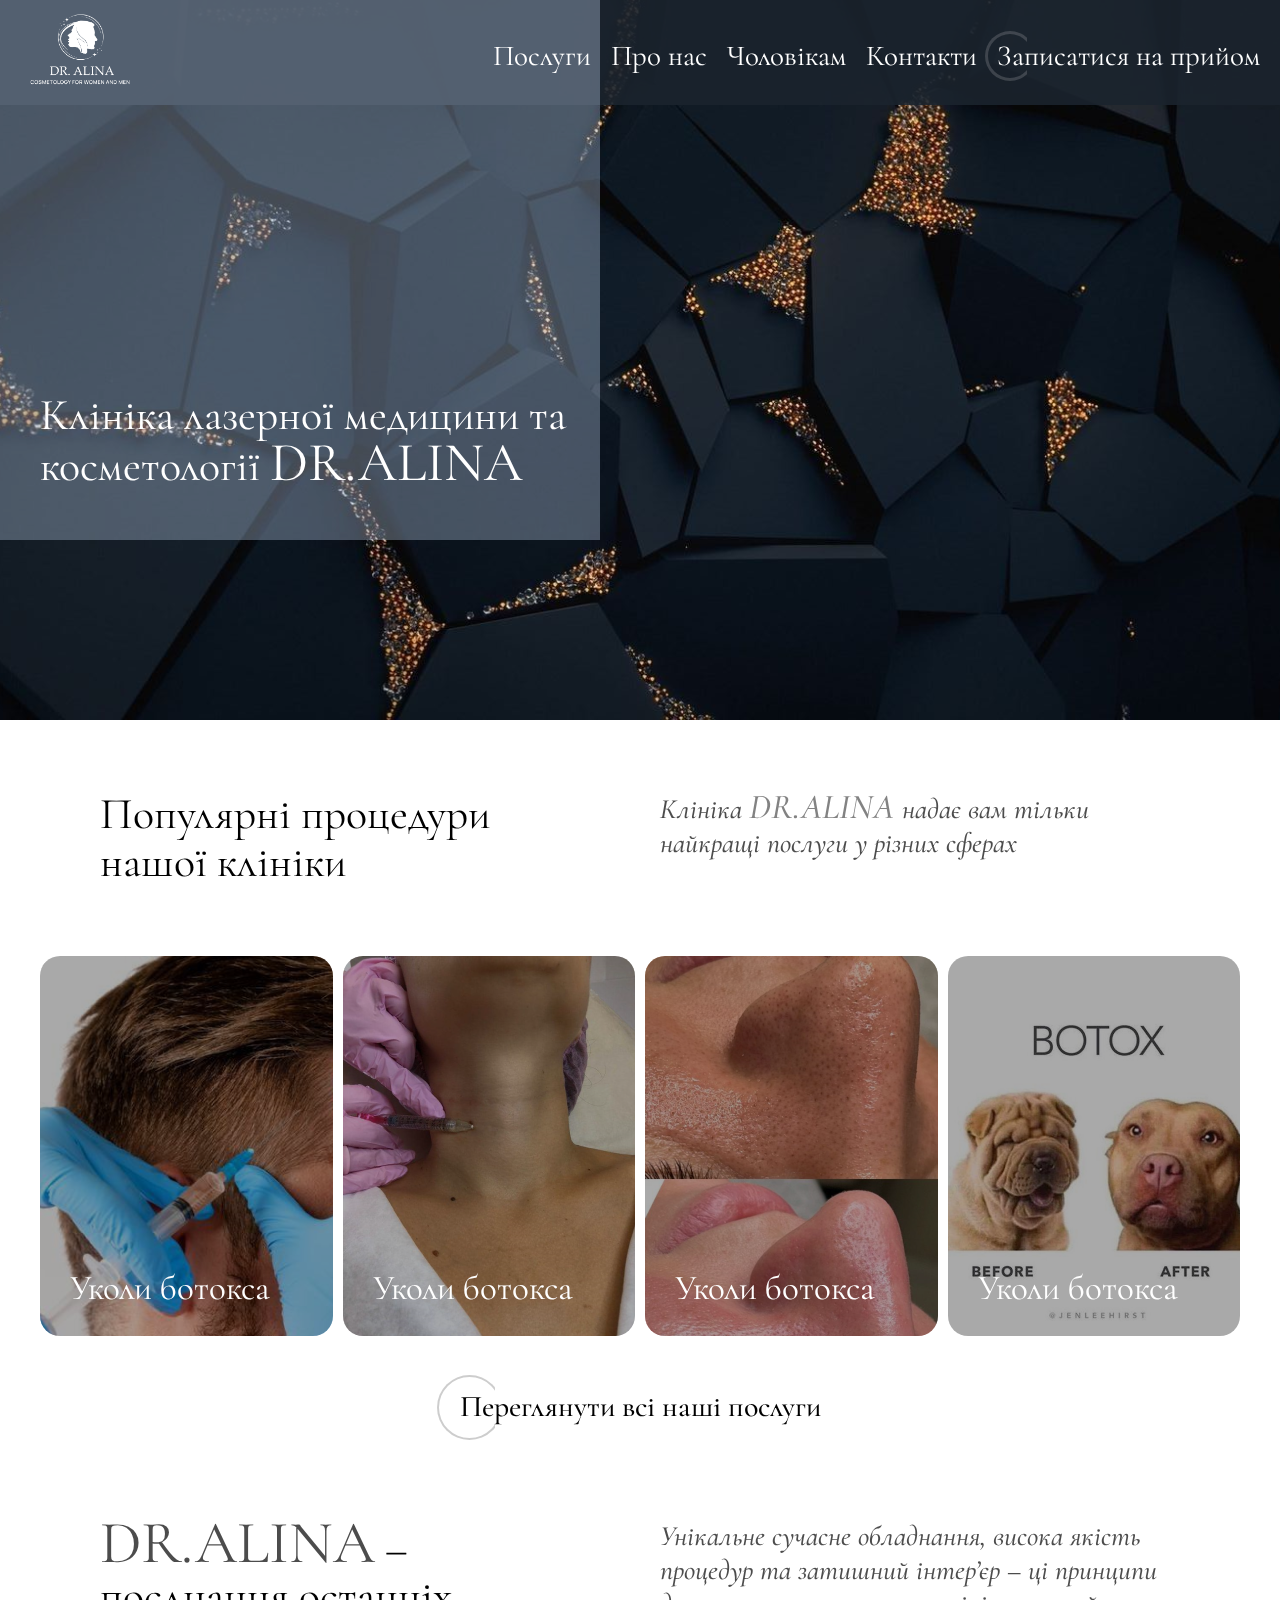
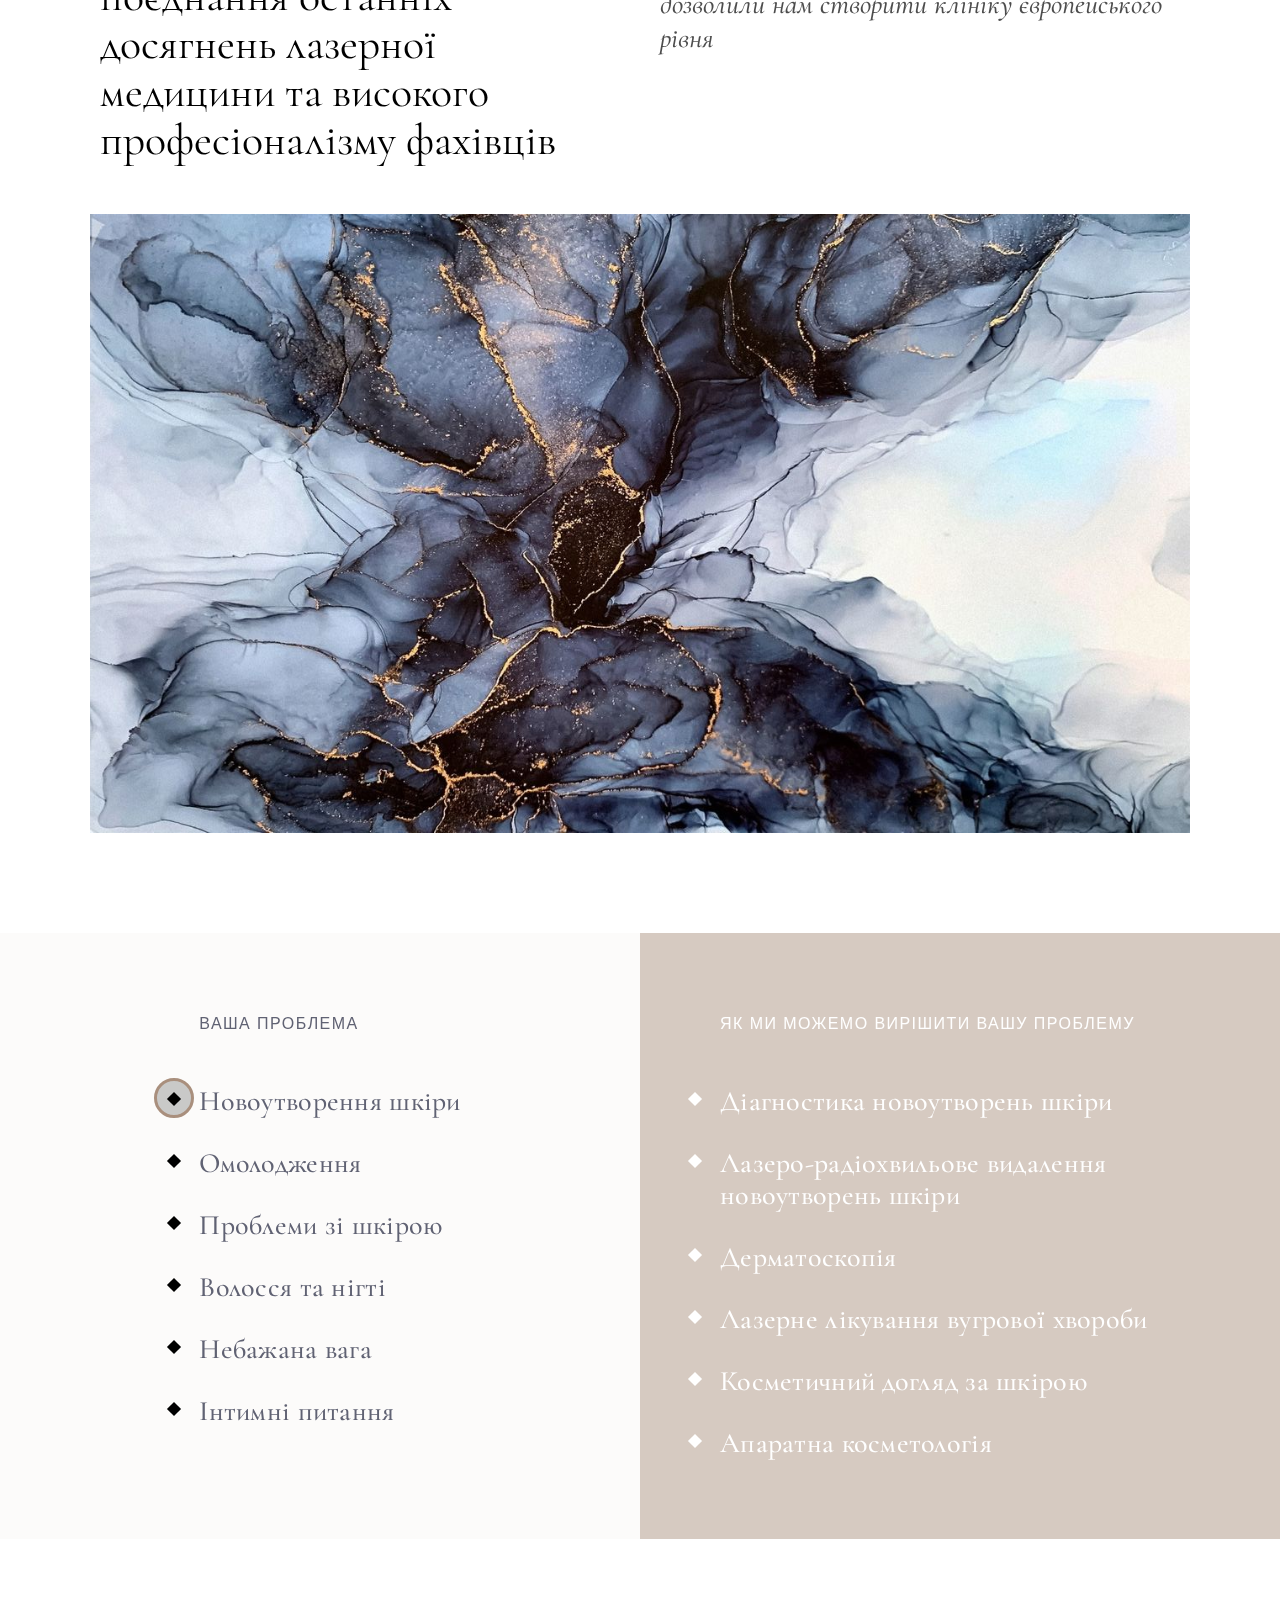
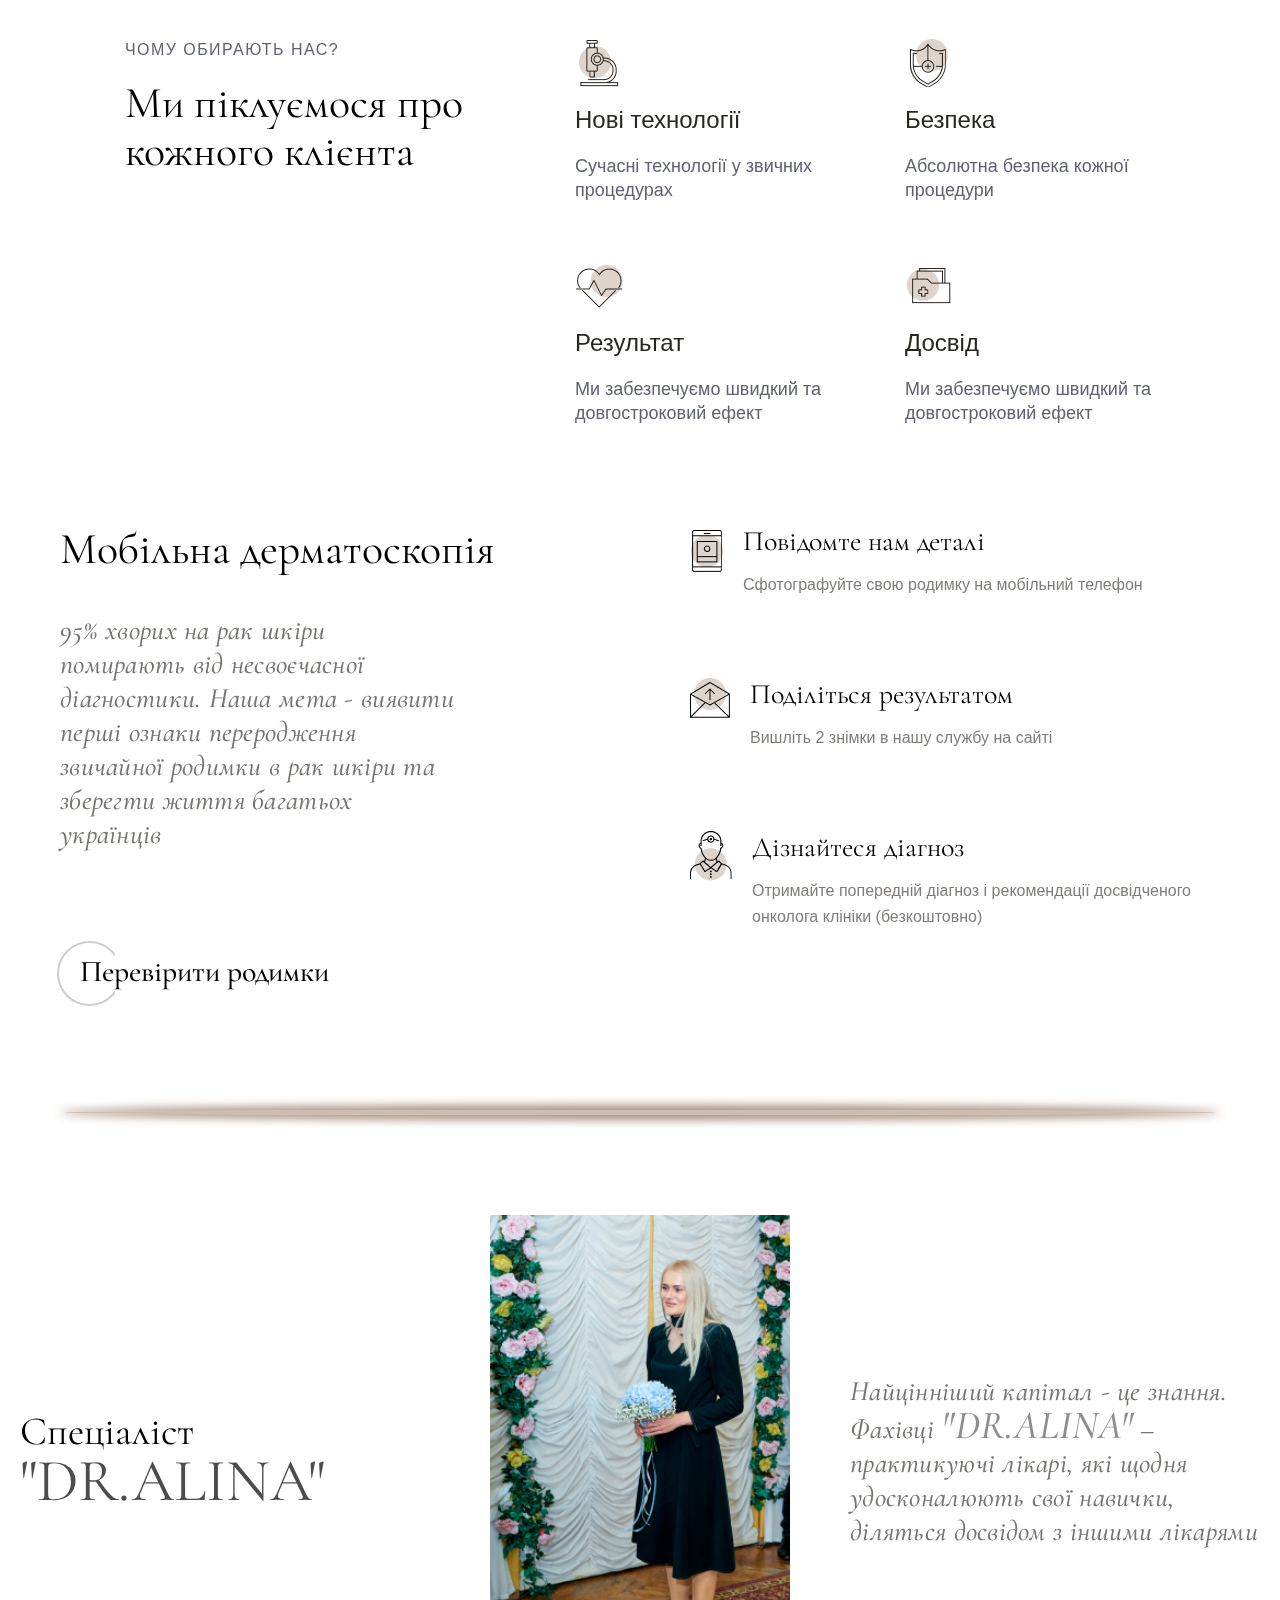
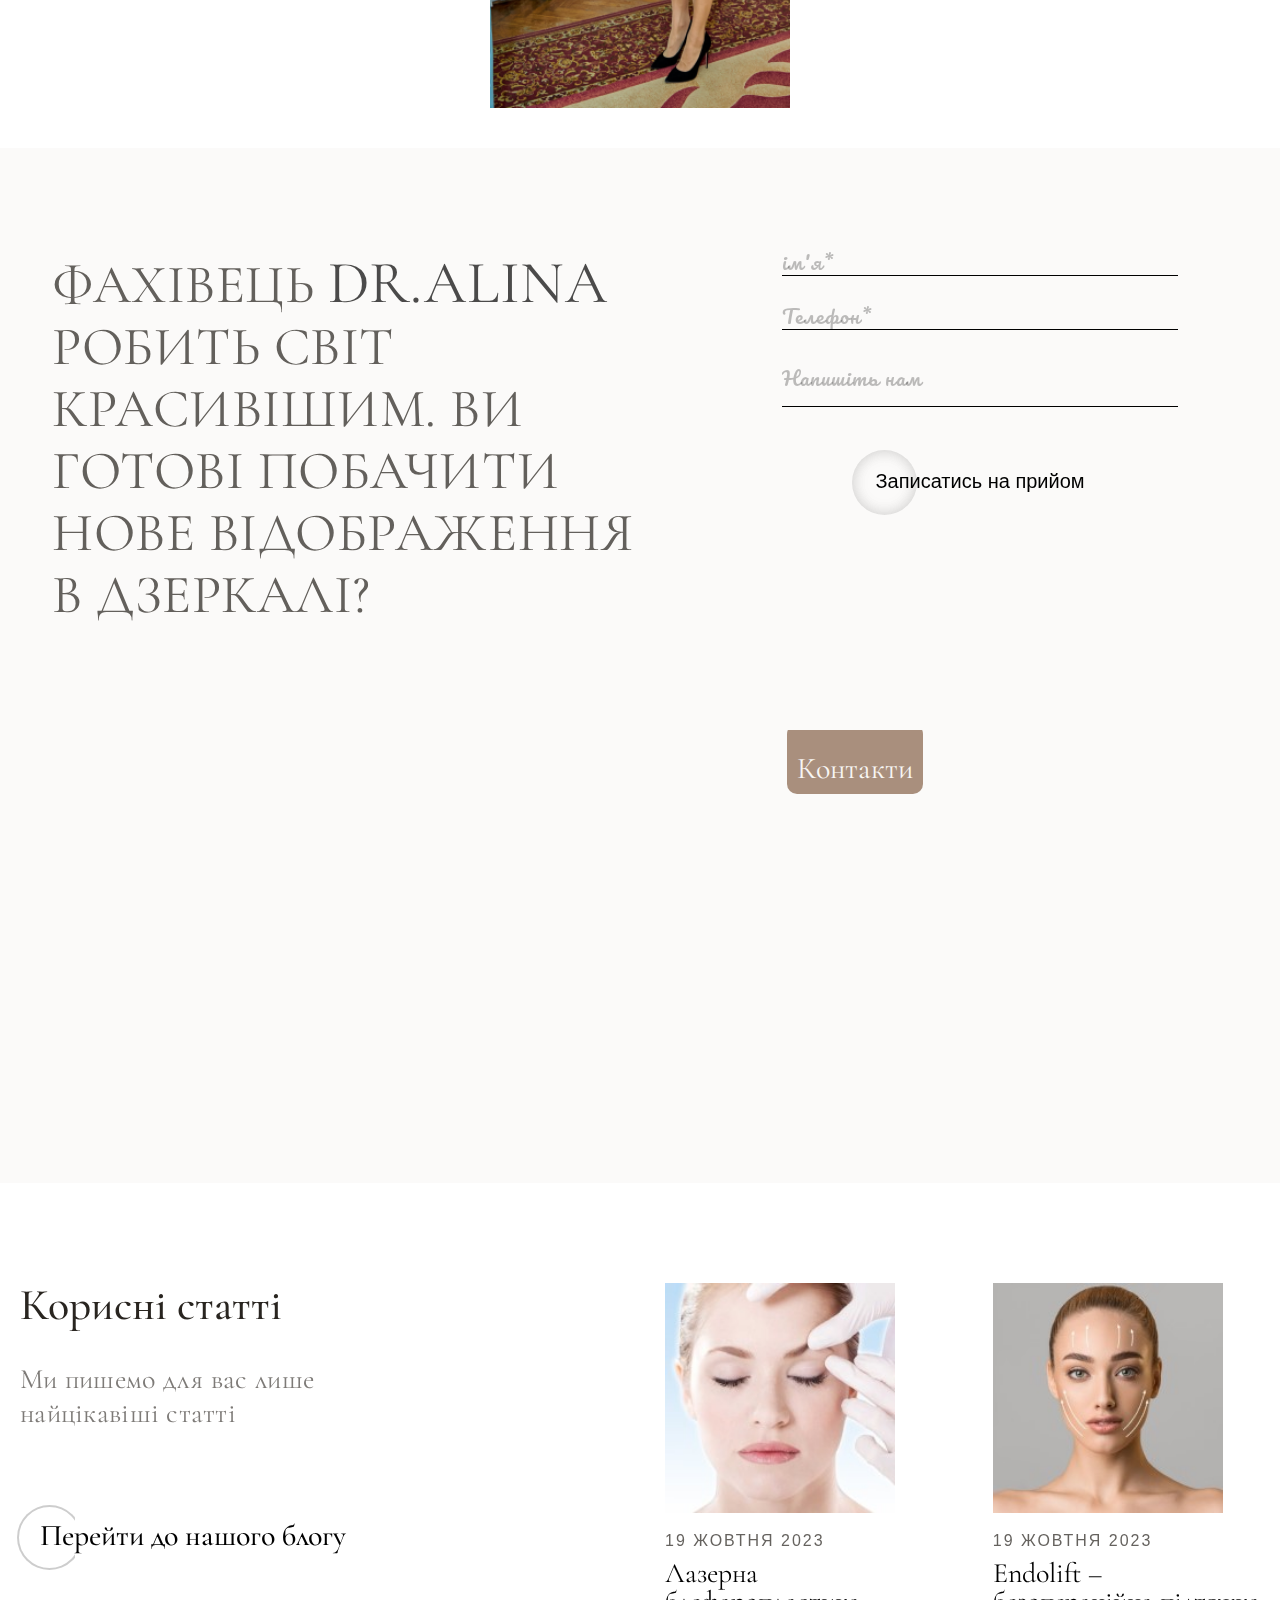
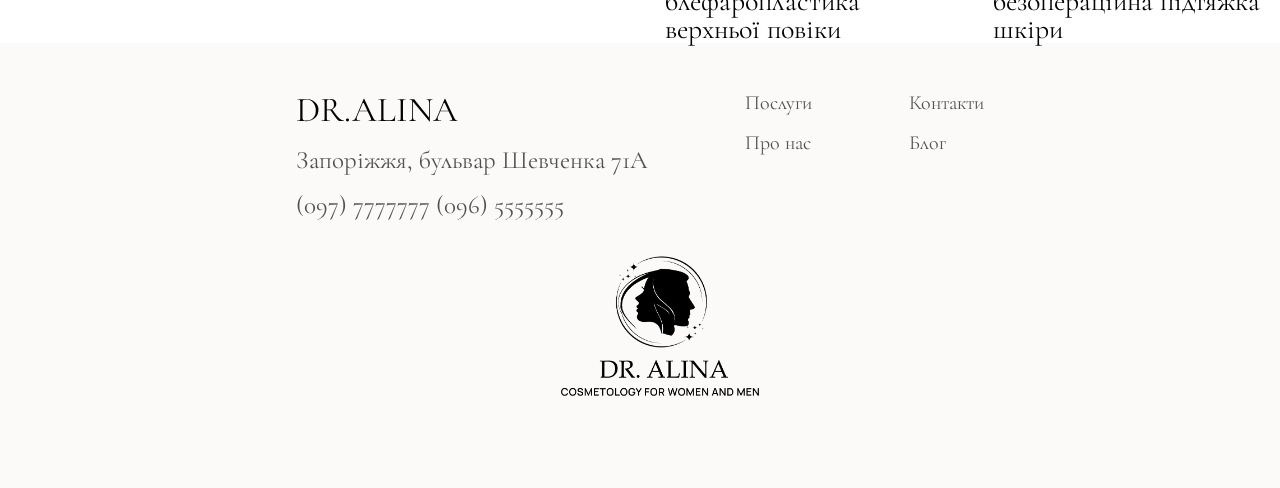
<file: index.html>
<!DOCTYPE html>
<html lang="ua">
  <head>
    <meta charset="UTF-8" />
    <meta name="viewport" content="width=device-width, initial-scale=1.0" />
    <link rel="stylesheet" href="css/reset.css" />
    <link rel="stylesheet" href="css/stail.css" />
    <link rel="preconnect" href="https://fonts.googleapis.com" />
    <link rel="preconnect" href="https://fonts.gstatic.com" crossorigin />
    <link
      href="https://fonts.googleapis.com/css2?family=Bad+Script&family=Cormorant+Garamond:ital,wght@0,500;1,500&family=Golos+Text&family=Inter:wght@500;700&family=Raleway:wght@100;200;300;400;500;600;700;800;900&family=Shantell+Sans:wght@500&display=swap"
      rel="stylesheet"
    />
    <link rel="preconnect" href="https://fonts.googleapis.com" />
    <link rel="preconnect" href="https://fonts.gstatic.com" crossorigin />
    <link
      href="https://fonts.googleapis.com/css2?family=Allura&family=Bad+Script&family=Cormorant+Garamond:ital,wght@0,500;1,500&family=Golos+Text&family=Inter:wght@500;700&family=Raleway:wght@100;200;300;400;500;600;700;800;900&family=Shantell+Sans:wght@500&display=swap"
      rel="stylesheet"
    />
    <link rel="preconnect" href="https://fonts.googleapis.com" />
    <link rel="preconnect" href="https://fonts.gstatic.com" crossorigin />
    <link
      href="https://fonts.googleapis.com/css2?family=Pacifico&display=swap"
      rel="stylesheet"
    />
    <!--  -->
    <link rel="preconnect" href="https://fonts.googleapis.com" />
    <link rel="preconnect" href="https://fonts.gstatic.com" crossorigin />
    <link
      href="https://fonts.googleapis.com/css2?family=Allura&family=Bad+Script&family=Cormorant+Garamond:ital,wght@0,500;1,500&family=Golos+Text&family=Inter:wght@500;700&family=Jost&family=Raleway:wght@100;200;300;400;500;600;700;800;900&family=Shantell+Sans:wght@500&display=swap"
      rel="stylesheet"
    />
    <!-- шрифт для логотипа -->
    <link rel="preconnect" href="https://fonts.googleapis.com" />
    <link rel="preconnect" href="https://fonts.gstatic.com" crossorigin />
    <link
      href="https://fonts.googleapis.com/css2?family=Cormorant+Garamond:wght@300&display=swap"
      rel="stylesheet"
    />
    <!-- шрифт для логотипа -->

    <title>Головна - DR.ALINA</title>
    <link rel="shortcut icon" href="img/LOGO/Аліна Фащенко logo-01.png" />
  </head>
  <body class="body">
    <!-- .......хедер........ -->
    <header class="header header-too header-thre" id="heId">
      <div class="header-top lock-padding">
        <div class="container">
          <div class="header-top__color"></div>
          <div class="header-top__container">
            <div class="header-top__logo">
              <img
                src="img/LOGO/Аліна Фащенко logo_FINAL LOGO VAR-03.png"
                alt=""
              />
            </div>

            <div class="header-top__span">
              <span class="header__span"></span>
            </div>
            <nav class="header-top__nav">
              <ul class="header-top__list">
                <li class="nav__list">
                  <a class="nav__a" href="pages/services/servicesIndex.html"
                    >Послуги</a
                  >
                </li>
                <li class="nav__list">
                  <a class="nav__a" href="pages/aboutUs/aboutUs.html"
                    >Про нас</a
                  >
                </li>
                <li class="nav__list">
                  <a class="nav__a" href="pages/services/pages/men/men.html"
                    >Чоловікам</a
                  >
                </li>
                <li class="nav__list">
                  <a class="nav__a nav__contact" href="#section__contact"
                    >Контакти</a
                  >
                </li>
                <li class="nav__list">
                  <a
                    class="nav__a nav__a_hover nav__a_shares"
                    href="#shares__id"
                  >
                    <div class="nav__circle-block">
                      <span class="nav__circle-span"></span>
                    </div>
                    Записатися на прийом</a
                  >
                </li>
              </ul>
            </nav>
          </div>
        </div>
      </div>
      <div class="container">
        <div class="header-text__container">
          <div class="header-text__block">
            <h1 class="header__tetle">
              Клініка лазерної медицини та косметології
              <span class="header__tetle-span">DR.ALINA</span>
            </h1>
          </div>
        </div>
      </div>
    </header>
    <!-- .......хедер........ -->

    <!-- .......услуги........ -->
    <section class="services">
      <div class="container">
        <div class="services-blok">
          <div class="services-text">
            <h3 class="services-text__h3">Популярні процедури нашої клініки</h3>
            <p class="services-text__p">
              Клініка <span class="logo__span"> DR.ALINA </span> надає вам
              тільки найкращі послуги у різних сферах
            </p>
          </div>
          <div class="services-slider">
            <div class="container">
              <div class="servies-slider__container">
                <div
                  class="services-slider__content A services-slider__content_1"
                >
                  <img
                    class="services-slider__img"
                    src="img/services/servicesImg1.png"
                    alt="services-slider__img"
                  />
                  <span class="services-slider__span">Уколи ботокса</span> >
                </div>
                <div
                  class="services-slider__content A services-slider__content_2"
                >
                  <img
                    class="services-slider__img"
                    src="img/services/servicesImg2.png"
                    alt="services-slider__img"
                  />
                  <a class="services-slider__link 2" href="#"
                    ><span class="services-slider__span">Уколи ботокса</span></a
                  >
                </div>
                <div
                  class="services-slider__content A services-slider__content_3"
                >
                  <img
                    class="services-slider__img"
                    src="img/services/servicesImg3.png"
                    alt="services-slider__img"
                  />
                  <a class="services-slider__link 3" href="#"
                    ><span class="services-slider__span">Уколи ботокса</span></a
                  >
                </div>
                <div
                  class="services-slider__content A services-slider__content_4"
                >
                  <img
                    class="services-slider__img"
                    src="img/services/servicesImg4.png"
                    alt="services-slider__img"
                  />
                  <a class="services-slider__link 3" href="#"
                    ><span class="services-slider__span">Уколи ботокса</span></a
                  >
                </div>
                <!-- <div class="services-slider__content A services-slider__content_5">
                  <img
                    class="services-slider__img"
                    src="img/services/servicesImg5.png"
                    alt="services-slider__img"
                  />
                  <a class="services-slider__link 3" href="#"
                    ><span class="services-slider__span">Уколи ботокса</span></a
                  >
                </div>
                <div class="services-slider__content A services-slider__content_6">
                  <img
                    class="services-slider__img"
                    src="img/services/servicesImg6.png"
                    alt="services-slider__img"
                  />
                  <a class="services-slider__link 3" href="#"
                    ><span class="services-slider__span">Уколи ботокса</span></a
                  >
                </div>
                <div class="services-slider__content A services-slider__content_7">
                  <img
                    class="services-slider__img"
                    src="img/services/servicesImg7.png"
                    alt="services-slider__img"
                  />
                  <a class="services-slider__link 3" href="#"
                    ><span class="services-slider__span">Уколи ботокса</span></a
                  >
                </div>
                <div class="services-slider__content A services-slider__content_8">
                  <img
                    class="services-slider__img"
                    src="img/services/servicesImg8.png"
                    alt="services-slider__img"
                  />
                  <a class="services-slider__link 3" href="#"
                    ><span class="services-slider__span">Уколи ботокса</span></a
                  >
                </div>
                <div class="services-slider__content A services-slider__content_9">
                  <img
                    class="services-slider__img"
                    src="img/services/servicesImg9.png"
                    alt="services-slider__img"
                  />
                  <a class="services-slider__link 3" href="#"
                    ><span class="services-slider__span">Уколи ботокса</span></a
                  >
                </div> -->
              </div>
            </div>
          </div>
          <div class="services-btn__blok">
            <a class="services-btn" href="pages/services/servicesIndex.html">
              <span class="services__span"></span>
              Переглянути всі наші послуги
            </a>
          </div>
        </div>
      </div>
    </section>
    <!-- .......услуги........ -->

    <!-- .......о нас....... -->
    <section class="about-Us">
      <div class="container">
        <div class="about-text">
          <h3 class="about-text__h3">
            <span class="logo__span">DR.ALINA</span> – поєднання останніх
            досягнень лазерної медицини та високого професіоналізму фахівців
          </h3>
          <p class="about-text__p">
            Унікальне сучасне обладнання, висока якість процедур та затишний
            інтер’єр – ці принципи дозволили нам створити клініку європейського
            рівня
          </p>
        </div>
        <div class="about-img__container">
          <img class="about_img" src="img/about_Us.jpg" alt="about-img" />
        </div>
      </div>
    </section>
    <!-- .......о нас....... -->

    <!-- ..........проблемы и их решения ......... -->
    <section class="problems">
      <div class="problems__flexs">
        <div class="problems__problems">
          <div class="problems__problems_blok">
            <div class="problems__title">ВАША ПРОБЛЕМА</div>
            <ul class="problems__problems_list" data-listos="list-Listos">
              <li
                class="problems__problems_li problems__problems_li_circle"
                data-list="skinNeoplasms"
              >
                Новоутворення шкіри
              </li>
              <li class="problems__problems_li" data-list="rejuvenation">
                Омолодження
              </li>
              <li class="problems__problems_li" data-list="skinProblems">
                Проблеми зі шкірою
              </li>
              <li class="problems__problems_li" data-list="hairAndNails">
                Волосся та нігті
              </li>
              <li class="problems__problems_li" data-list="undesirableWeight">
                Небажана вага
              </li>
              <li class="problems__problems_li" data-list="intimateQuestions">
                Інтимні питання
              </li>
            </ul>
          </div>
        </div>
        <div class="problems__solutions">
          <div class="problems__solutions_blok">
            <div class="problems__solutions_title">
              ЯК МИ МОЖЕМО ВИРІШИТИ ВАШУ ПРОБЛЕМУ
            </div>
            <ul class="problems__solutions_list" id="skinNeoplasms">
              <li class="problems__solutions_li">
                Діагностика новоутворень шкіри
              </li>
              <li class="problems__solutions_li">
                Лазеро-радіохвильове видалення новоутворень шкіри
              </li>
              <li class="problems__solutions_li">Дерматоскопія</li>
              <li class="problems__solutions_li">
                Лазерне лікування вугрової хвороби
              </li>
              <li class="problems__solutions_li">
                Косметичний догляд за шкірою
              </li>
              <li class="problems__solutions_li">Апаратна косметологія</li>
            </ul>

            <ul class="problems__solutions_list-noactive" id="rejuvenation">
              <li class="problems__solutions_li">
                Тредліфтінг (мезоніті). Ліфтінг APTOS
              </li>
              <li class="problems__solutions_li">Мезотерапія</li>
              <li class="problems__solutions_li">Лазерна блефаропластика</li>
              <li class="problems__solutions_li">Біоревіталізація</li>
              <li class="problems__solutions_li">Ліпоскульптуринг обличчя</li>
              <li class="problems__solutions_li">
                Мікроігольчаста колаген-індукуюча терапія
              </li>
              <li class="problems__solutions_li">Карбокситерапія</li>
              <li class="problems__solutions_li">Уколи ботоксу</li>
            </ul>
            <ul class="problems__solutions_list-noactive" id="skinProblems">
              <li class="problems__solutions_li">Корекція рубців</li>
              <li class="problems__solutions_li">Псоріаз</li>
              <li class="problems__solutions_li">
                Лазерне лікування вугрової хвороби
              </li>
              <li class="problems__solutions_li">
                Косметичний догляд за шкірою
              </li>
              <li class="problems__solutions_li">Апаратна косметологія</li>
            </ul>
            <ul class="problems__solutions_list-noactive" id="hairAndNails">
              <li class="problems__solutions_li">Трихологія</li>
              <li class="problems__solutions_li">Лікування врослого нігтя</li>
              <li class="problems__solutions_li">
                Лазерне лікування грибка нігтів
              </li>
            </ul>
            <ul
              class="problems__solutions_list-noactive"
              id="undesirableWeight"
            >
              <li class="problems__solutions_li">Масаж та обгортання</li>
              <li class="problems__solutions_li">Апаратна косметологія</li>
            </ul>
            <ul
              class="problems__solutions_list-noactive"
              id="intimateQuestions"
            >
              <li class="problems__solutions_li">вагінальне омолодження</li>
              <li class="problems__solutions_li">Естетична гінекологія</li>
              <li class="problems__solutions_li">
                Лазерне генітальне омолодження
              </li>
              <li class="problems__solutions_li">
                Лазерна корекція нетримання сечі
              </li>
              <li class="problems__solutions_li">Лікувальна гінекологія</li>
            </ul>
          </div>
        </div>
      </div>

      <!--
        /
        /
        /
         второй списсок-->
      <div class="problems__problems620px">
        <div class="problems__problems_blok620px">
          <div class="problems__title">ВАША ПРОБЛЕМА НАШЕ РІШЕННЯ</div>
          <ul class="problems__problems_list620px" data-listos="list-Listos">
            <li>
              <button
                class="problems__problems_li problems__problems_buttun problems__problems_li_circle"
                data-list="skinNeoplasmsSubmenu"
              >
                Новоутворення шкіри
              </button>
              <ul
                class="submenu problems__solutions_list"
                id="skinNeoplasmsSubmenu"
              >
                <li class="problems__solutions_li">
                  Діагностика новоутворень шкіри
                </li>
                <li class="problems__solutions_li">
                  Лазеро-радіохвильове видалення новоутворень шкіри
                </li>
                <li class="problems__solutions_li">Дерматоскопія</li>
                <li class="problems__solutions_li">
                  Лазерне лікування вугрової хвороби
                </li>
                <li class="problems__solutions_li">
                  Косметичний догляд за шкірою
                </li>
                <li class="problems__solutions_li">Апаратна косметологія</li>
              </ul>
            </li>
            <li>
              <button
                class="problems__problems_li problems__problems_buttun"
                data-list="rejuvenationSubmenu"
              >
                Омолодження
              </button>
              <ul
                class="submenu problems__solutions_list"
                id="rejuvenationSubmenu"
              >
                <li class="problems__solutions_li">
                  Тредліфтінг (мезоніті). Ліфтінг APTOS
                </li>
                <li class="problems__solutions_li">Мезотерапія</li>
                <li class="problems__solutions_li">Лазерна блефаропластика</li>
                <li class="problems__solutions_li">Біоревіталізація</li>
                <li class="problems__solutions_li">Ліпоскульптуринг обличчя</li>
                <li class="problems__solutions_li">
                  Мікроігольчаста колаген-індукуюча терапія
                </li>
                <li class="problems__solutions_li">Карбокситерапія</li>
                <li class="problems__solutions_li">Уколи ботоксу</li>
              </ul>
            </li>
            <li>
              <button
                class="problems__problems_li problems__problems_buttun"
                data-list="skinProblemsSubmenu"
              >
                Проблеми зі шкірою
              </button>
              <ul
                class="submenu problems__solutions_list"
                id="skinProblemsSubmenu"
              >
                <li class="problems__solutions_li">Корекція рубців</li>
                <li class="problems__solutions_li">Псоріаз</li>
                <li class="problems__solutions_li">
                  Лазерне лікування вугрової хвороби
                </li>
                <li class="problems__solutions_li">
                  Косметичний догляд за шкірою
                </li>
                <li class="problems__solutions_li">Апаратна косметологія</li>
              </ul>
            </li>
            <li>
              <button
                class="problems__problems_li problems__problems_buttun"
                data-list="hairAndNailsSubmenu"
              >
                Волосся та нігті
              </button>
              <ul
                class="submenu problems__solutions_list"
                id="hairAndNailsSubmenu"
              >
                <li class="problems__solutions_li">Трихологія</li>
                <li class="problems__solutions_li">Лікування врослого нігтя</li>
                <li class="problems__solutions_li">
                  Лазерне лікування грибка нігтів
                </li>
              </ul>
            </li>
            <li>
              <button
                class="problems__problems_li problems__problems_buttun"
                data-list="undesirableWeightSubmenu"
              >
                Небажана вага
              </button>
              <ul
                class="submenu problems__solutions_list"
                id="undesirableWeightSubmenu"
              >
                <li class="problems__solutions_li">Масаж та обгортання</li>
                <li class="problems__solutions_li">Апаратна косметологія</li>
              </ul>
            </li>
            <li>
              <button
                class="problems__problems_li problems__problems_buttun"
                data-list="intimateQuestionsSubmenu"
              >
                Інтимні питання
              </button>
              <ul
                class="submenu problems__solutions_list"
                id="intimateQuestionsSubmenu"
              >
                <li class="problems__solutions_li">
                  Лазерне вагінальне омолодження
                </li>
                <li class="problems__solutions_li">Естетична гінекологія</li>
                <li class="problems__solutions_li">
                  Лазерне генітальне омолодження
                </li>
                <li class="problems__solutions_li">
                  Лазерна корекція нетримання сечі
                </li>
                <li class="problems__solutions_li">Лікувальна гінекологія</li>
              </ul>
            </li>
          </ul>
        </div>
      </div>
      <!--  второй списсок
      /
    /
  /
/-->
    </section>
    <!-- ..........проблемы и их решения ......... -->

    <!-- ...........почему мы........... -->
    <section class="why-us">
      <div class="container">
        <div class="why-us__flex-block">
          <div class="why-us__flex-block_title">
            <div class="why-us__title_question">ЧОМУ ОБИРАЮТЬ НАС?</div>
            <div class="why-us__title_title">
              Ми піклуємося про кожного клієнта
            </div>
          </div>
          <div class="why-us__flex-block_1">
            <div class="why-us__block">
              <img
                class="why-us__block_img"
                src="img/why-us/why-us1.1.png"
                alt="why-us__block"
              />

              <div class="why-us__block_title">Нові технології</div>
              <div class="why-us__block_p">
                Сучасні технології у звичних процедурах
              </div>
            </div>
            <div class="why-us__block">
              <img
                class="why-us__block_img"
                src="img/why-us/why-us1.2.png"
                alt="why-us__block"
              />

              <div class="why-us__block_title">Результат</div>
              <div class="why-us__block_p">
                Ми забезпечуємо швидкий та довгостроковий ефект
              </div>
            </div>
          </div>
          <div class="why-us__flex-block_2">
            <div class="why-us__block">
              <img
                class="why-us__block_img"
                src="img/why-us/why-us2.1.png"
                alt="why-us__block"
              />

              <div class="why-us__block_title">Безпека</div>
              <div class="why-us__block_p">
                Абсолютна безпека кожної процедури
              </div>
            </div>
            <div class="why-us__block">
              <img
                class="why-us__block_img"
                src="img/why-us/why-us2.2.png"
                alt="why-us__block"
              />

              <div class="why-us__block_title">Досвід</div>
              <div class="why-us__block_p">
                Ми забезпечуємо швидкий та довгостроковий ефект
              </div>
            </div>
          </div>
        </div>
      </div>
    </section>
    <!-- ...........почему мы........... -->

    <!-- .............Мобільна дерматоскопія.......... -->
    <section class="mobile-dermatoscopy">
      <div class="container">
        <div class="dermatoscopy__flex">
          <div class="dermatoscopy__text">
            <div class="dermatoscopy__title">Мобільна дерматоскопія</div>
            <p class="dermatoscopy__p">
              95% хворих на рак шкіри помирають від несвоєчасної діагностики.
              Наша мета - виявити перші ознаки переродження звичайної родимки в
              рак шкіри та зберегти життя багатьох українців
            </p>
            <div class="why-us-btn__blok">
              <button
                class="why-us-btn _popup dermatoscopyBtn"
                data-id="dermatoscopy"
              >
                <span class="why-us__span dermatoscopySpan"></span>
                Перевірити родимки
              </button>
            </div>
          </div>
          <div class="dermatoscopy__block_flex">
            <div class="dermatoscopy__content_flex">
              <div class="dermatoscopy_img">
                <img
                  src="img/dermatoscopy/dermatoscopy1.png"
                  alt="dermatoscopy_img"
                />
              </div>
              <div class="dermatoscopy__content_text">
                <p class="dermatoscopy__content_p-1">Повідомте нам деталі</p>
                <p class="dermatoscopy__content_p-2">
                  Сфотографуйте свою родимку на мобільний телефон
                </p>
              </div>
            </div>
            <div class="dermatoscopy__content_flex">
              <div class="dermatoscopy_img">
                <img
                  src="img/dermatoscopy/dermatoscopy2.png"
                  alt="dermatoscopy_img"
                />
              </div>
              <div class="dermatoscopy__content_text">
                <p class="dermatoscopy__content_p-1">Поділіться результатом</p>
                <p class="dermatoscopy__content_p-2">
                  Вишліть 2 знімки в нашу службу на сайті
                </p>
              </div>
            </div>
            <div class="dermatoscopy__content_flex">
              <div class="dermatoscopy_img">
                <img
                  src="img/dermatoscopy/dermatoscopy3.png"
                  alt="dermatoscopy_img"
                />
              </div>
              <div class="dermatoscopy__content_text">
                <p class="dermatoscopy__content_p-1">Дізнайтеся діагноз</p>
                <p class="dermatoscopy__content_p-2">
                  Отримайте попередній діагноз і рекомендації досвідченого
                  онколога клініки (безкоштовно)
                </p>
              </div>
            </div>
          </div>
        </div>
      </div>
    </section>
    <!-- ...........Мобільна дерматоскопія............ -->

    <!-- ...........Спеціалісти......... -->
    <section class="specialists">
      <div class="container">
        <div class="specialist__flex">
          <div class="specialists__title">
            <div>Спеціаліст <span class="logo__span">"DR.ALINA"</span></div>
          </div>

          <div class="specialists__img">
            <img src="img/specialists/DSC8232.png" alt="specialists__img" />
          </div>
          <div class="specialists__txt">
            <div>
              Найцінніший капітал - це знання. Фахівці
              <span class="logo__span">"DR.ALINA"</span> – практикуючі лікарі,
              які щодня удосконалюють свої навички, діляться досвідом з іншими
              лікарями
            </div>
          </div>
        </div>
      </div>
    </section>
    <!-- ...........Спеціалісти......... -->

    <!-- .........акции.......... -->
    <section class="shares" id="shares__id">
      <div class="container">
        <div class="shares__block-flex">
          <div class="shares__block-text">
            ФАХІВЕЦЬ <span class="logo__span">DR.ALINA</span> РОБИТЬ СВІТ
            КРАСИВІШИМ. ВИ ГОТОВІ ПОБАЧИТИ НОВЕ ВІДОБРАЖЕННЯ В ДЗЕРКАЛІ?
          </div>
          <!-- форма -->
          <!--  -->
          <div class="wrapper">
            <div class="form">
              <form class="form__body" id="form" action="#">
                <!-- поля для ввода эмейла и имени -->
                <!--  -->
                <div class="form__item">
                  <input
                    class="form__input _req"
                    id="formName"
                    placeholder="ім'я*"
                    type="text"
                    name="name"
                  />
                </div>
                <div class="form__item">
                  <input
                    class="form__input _req"
                    id="formPhone"
                    placeholder="Телефон*"
                    type="tel"
                    name="tel"
                  />
                </div>
                <!--  -->
                <!-- поля для ввода эмейла и имени -->

                <!-- поле для ввода текста -->
                <!--  -->
                <div class="form__item">
                  <textarea
                    class="form__input"
                    oninput="auto_grow(this)"
                    name="message"
                    id="formMessage"
                    placeholder="Напишіть нам"
                  ></textarea>
                </div>
                <!--  -->
                <!-- поле для ввода текста -->
                <!-- кнопка отправки формы -->
                <!--  -->
                <button class="form__button" type="submit">
                  <span class="form__button__span _zapis"></span>
                  Записатись на прийом
                </button>
                <!--  -->
                <!-- кнопка отправки формы -->
              </form>
            </div>
          </div>
          <!--  -->
          <!-- форма -->
        </div>
      </div>
    </section>
    <!-- .........акции.......... -->

    <!-- .........контакты.......... -->
    <section id="section__contact" class="section__contact-map">
      <div class="map-contact">
        <div class="contacts__span-block_js contacts__span-block">
          <span class="contacts__span_btn">Контакти </span>
        </div>

        <div class="contacts__block_js contacts__block">
          <div class="contacts__text">
            <div class="contacts__text_title">Ми чекаємо на вас у гості</div>
            <ul class="contacts__list">
              <li class="contacts__li">
                <img
                  src="img/contacts/map-pin-svgrepo-com.svg"
                  alt="map"
                />бульвар Шевченка 71А
              </li>
              <li class="contacts__li">
                <a class="contacts__a" href="tel:0965555555"
                  ><img
                    src="img/contacts/smartphone-svgrepo-com.svg"
                    alt="smartphone"
                  />
                  (096)5555555</a
                >
              </li>
              <li class="contacts__li">
                <a class="contacts__a" href="mailto:atAlina's@gmail.com"
                  ><img
                    src="img/contacts/mail-svgrepo-com.svg"
                    alt="mail"
                  />atAlina's@gmail.com</a
                >
              </li>
            </ul>
          </div>
        </div>
        <iframe
          src="https://www.google.com/maps/embed?pb=!1m18!1m12!1m3!1d10711.078779147578!2d35.09788731342264!3d47.84405487121948!2m3!1f0!2f0!3f0!3m2!1i1024!2i768!4f13.1!3m3!1m2!1s0x40dc60d701559de5%3A0xe24228ed901b67fa!2z0KXQvtGA0YLQuNGG0LAg0J_QsNC70LDRhg!5e0!3m2!1sru!2sua!4v1697320743545!5m2!1sru!2sua"
          width="100%"
          height="450"
          style="border: 0"
          allowfullscreen=""
          loading="lazy"
          referrerpolicy="no-referrer-when-downgrade"
        ></iframe>
      </div>
    </section>
    <!-- .........контакты.......... -->

    <!-- .........полезные статьи.......... -->
    <section class="articles-block">
      <div class="container">
        <div class="articles-block__flex">
          <div class="articles__text">
            <div class="articles__text-titlt">Корисні статті</div>
            <div class="articles__trxt-paragraph">
              Ми пишемо для вас лише найцікавіші статті
            </div>
            <div class="why-us-btn__blok">
              <a class="why-us-btn articlesBtn" href="pages/blog/blog.html">
                <span class="why-us__span articlesSpan"></span>
                Перейти до нашого блогу
              </a>
            </div>
          </div>
          <div class="articles__content">
            <div class="articles__content-blok">
              <div class="articles__content-img">
                <img src="img/articles/articles-1.jpg" alt="articles-img" />
              </div>
              <div class="articles__content-data">19 ЖОВТНЯ 2023</div>
              <div class="articles__content-text">
                Лазерна блефаропластика верхньої повіки
              </div>
            </div>
            <div class="articles__content-blok">
              <div class="articles__content-img">
                <img src="img/articles/articles-2.jpg" alt="articles-img" />
              </div>
              <div class="articles__content-data">19 ЖОВТНЯ 2023</div>
              <div class="articles__content-text">
                Endolift – безопераційна підтяжка шкіри
              </div>
            </div>
          </div>
        </div>
      </div>
    </section>
    <!-- .........полезные статьи.......... -->

    <!-- ..........ФУТЕР ...........*/ -->
    <footer class="footer">
      <div class="container">
        <div class="footer__block-flex">
          <div class="footer__block_1">
            <div class="footer__block_title">
              <span class="header-logo__span">DR.ALINA</span>
            </div>
            <div class="footer__block_paragraf">
              <p>
                Запоріжжя,
                <span class="footer__block-paragraf_span">
                  бульвар Шевченка 71А</span
                >
              </p>
              <p>
                (097) 7777777
                <span class="footer__block-paragraf_span">(096) 5555555</span>
              </p>
            </div>
          </div>
          <div class="footer__block_2">
            <div class="footer__block_2-text">
              <a href="pages/services/servicesIndex.html">Послуги</a>
              <a href="pages/aboutUs/aboutUs.html">Про нас</a>
            </div>
          </div>
          <div class="footer__block_3">
            <div class="footer__block_2-text">
              <a href="#section__contact">Контакти</a>
              <a href="pages/blog/blog.html">Блог</a>
            </div>
          </div>
        </div>
      </div>
      <div class="footer-logo">
        <div class="footer__img">
          <img src="img/LOGO/Аліна Фащенко logo_FINAL LOGO VAR-02.png" alt="" />
        </div>
      </div>
    </footer>
    <!-- ..........ФУТЕР ...........*/ -->

    <!--  \/   попапы  \/  -->
    <!-- попап заполните обязательные поля  -->
    <!--  -->
    <div class="popup allFields">
      <div class="popup__body">
        <div class="popup__content">
          <span class="popup__close">X</span>
          <div class="popup__title">
            Будьласка заповніть усі обовьязкові поля " * "
          </div>
        </div>
      </div>
    </div>
    <!--  -->
    <!-- попап заполните обязательные поля  -->

    <!--ошибка отправки  -->
    <!--  -->
    <div class="popup sendingError">
      <div class="popup__body">
        <div class="popup__content">
          <span class="popup__close">X</span>
          <div class="popup__title">Помилка відправлення повідомлення.</div>
        </div>
      </div>
    </div>
    <!--  -->
    <!-- ошибка отправки  -->

    <!--Разрешенны только изображенния  -->
    <!--  -->
    <div class="popup imageIsAllowed">
      <div class="popup__body">
        <div class="popup__content">
          <span class="popup__close">X</span>
          <div class="popup__title">Дозволено лише зображення.</div>
        </div>
      </div>
    </div>
    <!--  -->
    <!-- Разрешенны только изображенния  -->

    <!--Файл должен быть меньше 2МБ  -->
    <!--  -->
    <div class="popup fileMore">
      <div class="popup__body">
        <div class="popup__content">
          <span class="popup__close">X</span>
          <div class="popup__title">Файл має бути не быльше за 2МБ.</div>
        </div>
      </div>
    </div>
    <!--  -->
    <!-- Файл должен быть меньше 2МБ  -->

    <!--Ошибка вывода изображения -->
    <!--  -->
    <div class="popup imageError">
      <div class="popup__body">
        <div class="popup__content">
          <span class="popup__close">X</span>
          <div class="popup__title">Помилка виведення зображення.</div>
        </div>
      </div>
    </div>
    <!--  -->
    <!-- Ошибка вывода изображения  -->

    <!--форма в попапе дерматоскопия  -->
    <!--  -->
    <div class="popup dermatoscopy _popup-form _popup-js">
      <div class="popup__body">
        <div class="popup__content popup__content_form">
          <span class="popup__close">X</span>
          <!-- form  -->
          <div class="wrapper">
            <div class="for">
              <form class="form__body" id="form_popup" action="#">
                <!-- поля для ввода эмейла и имени -->
                <!--  -->
                <div class="form__item">
                  <input
                    class="form__input"
                    id="formName"
                    type="text"
                    name="name"
                    placeholder="Ім'я"
                  />
                </div>
                <div class="form__item">
                  <input
                    class="form__input"
                    id="formPfone"
                    type="tel"
                    name="tel"
                    placeholder="Телефон"
                  />
                </div>
                <div class="form__item">
                  <input
                    class="form__input _requz _email"
                    id="formEmail"
                    type="text"
                    name="email"
                    placeholder="Пошта"
                  />
                </div>
                <!--  -->
                <!-- поля для ввода эмейла телефона и имени -->

                <!-- поле для ввода текста -->
                <!--  -->
                <div class="form__item">
                  <textarea
                    class="form__input"
                    oninput="auto_grow(this)"
                    name="message"
                    id="formMessage"
                    placeholder="Опишіть вашу проблему"
                  ></textarea>
                </div>
                <!--  -->
                <!-- поле для ввода текста -->

                <!-- Прикрепление файла -->
                <!--  -->
                <div class="form__item">
                  <div class="form__label">Додати фото</div>
                  <div class="file">
                    <div class="file__item">
                      <input
                        class="file__input"
                        id="formImage"
                        accept=".jpg, .png, .gif"
                        type="file"
                        name="image"
                      />
                      <div class="file__botton">Вибрати</div>
                    </div>
                    <!--плоле для создания превью-->
                    <div class="file__preview" id="formPreview"></div>
                    <!--плоле для создания превью-->
                  </div>
                </div>
                <!--  -->
                <!-- кнопка отправки формы -->
                <!--  -->
                <button class="form__button" type="submit">Відправити</button>
                <!--  -->
                <!-- кнопка отправки формы -->
              </form>
            </div>
          </div>
          <!-- form -->
        </div>
      </div>
    </div>
    <!--  -->
    <!-- форма в попапе дерматоскопия  -->

    <script src="js/main.js"></script>
    <script src="js/popup.js"></script>
    <script src="js/dermatoscopy.js"></script>
  </body>
</html>
</file>
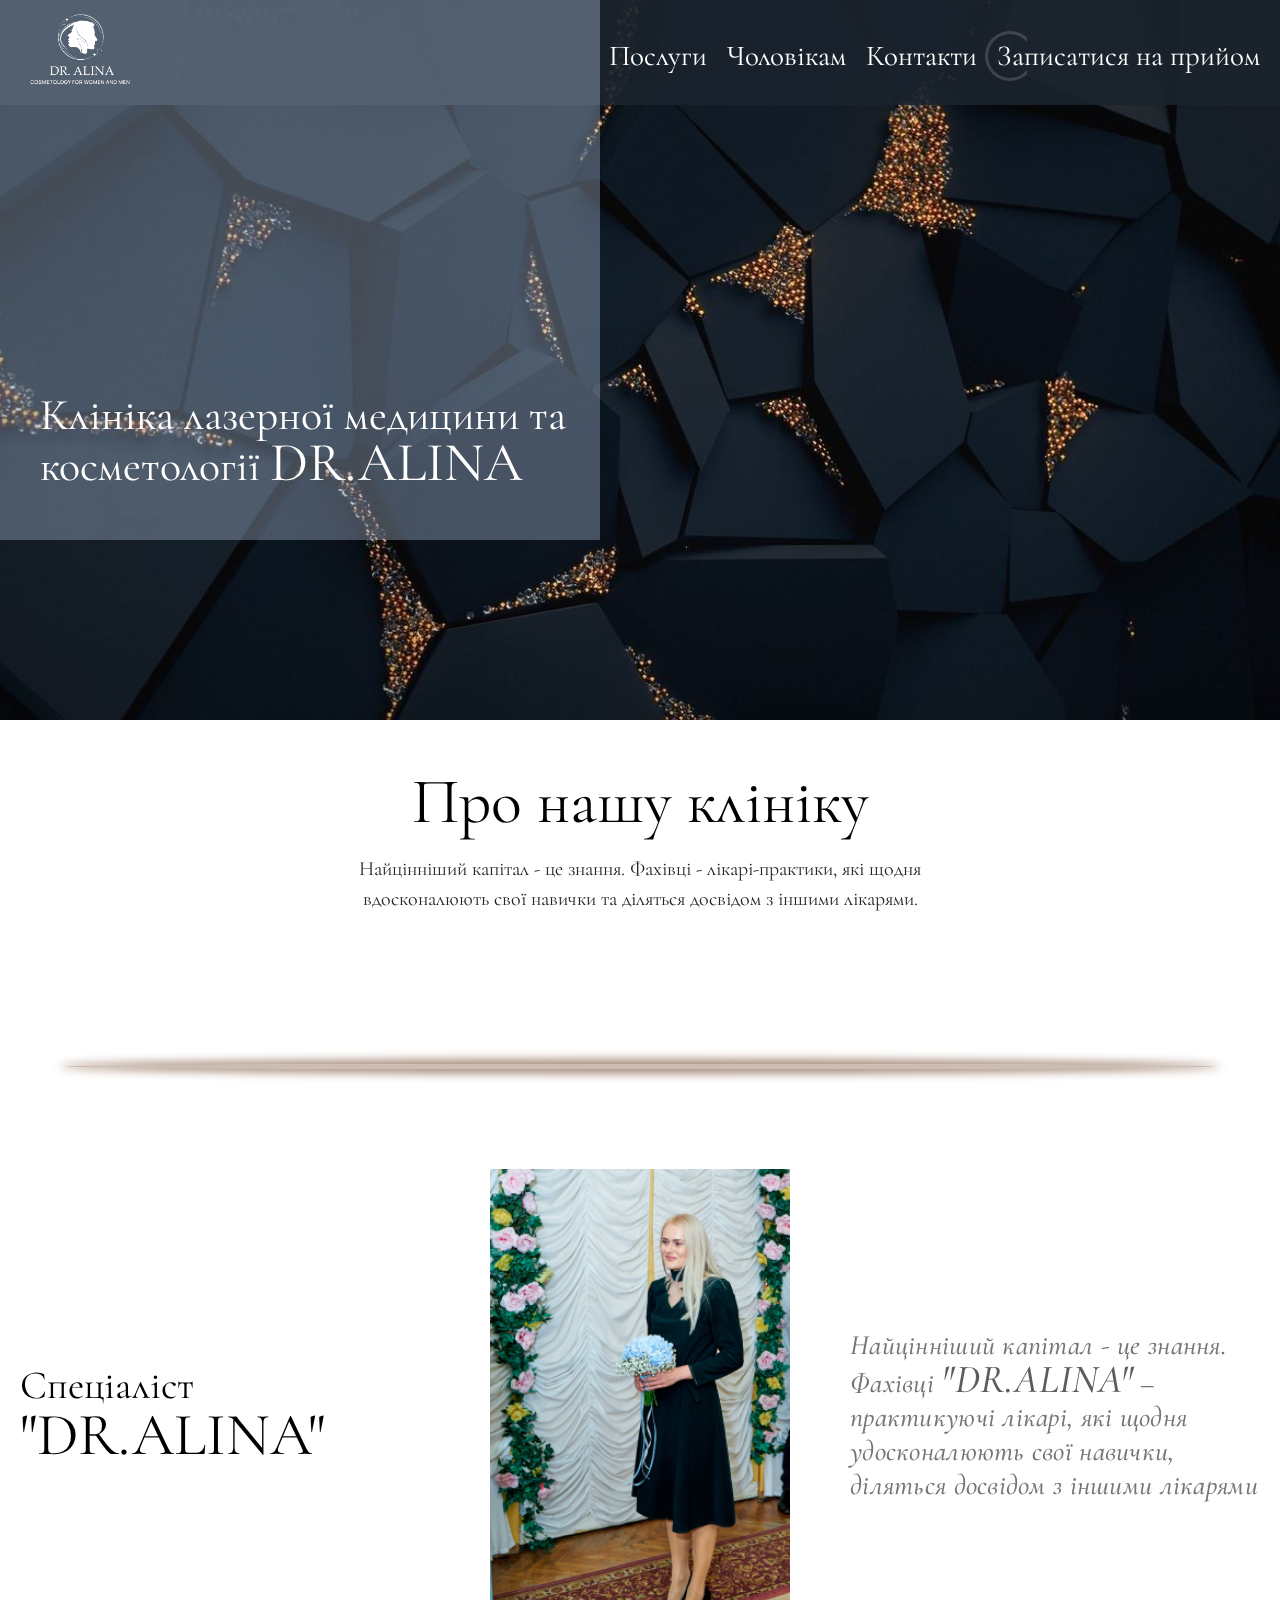
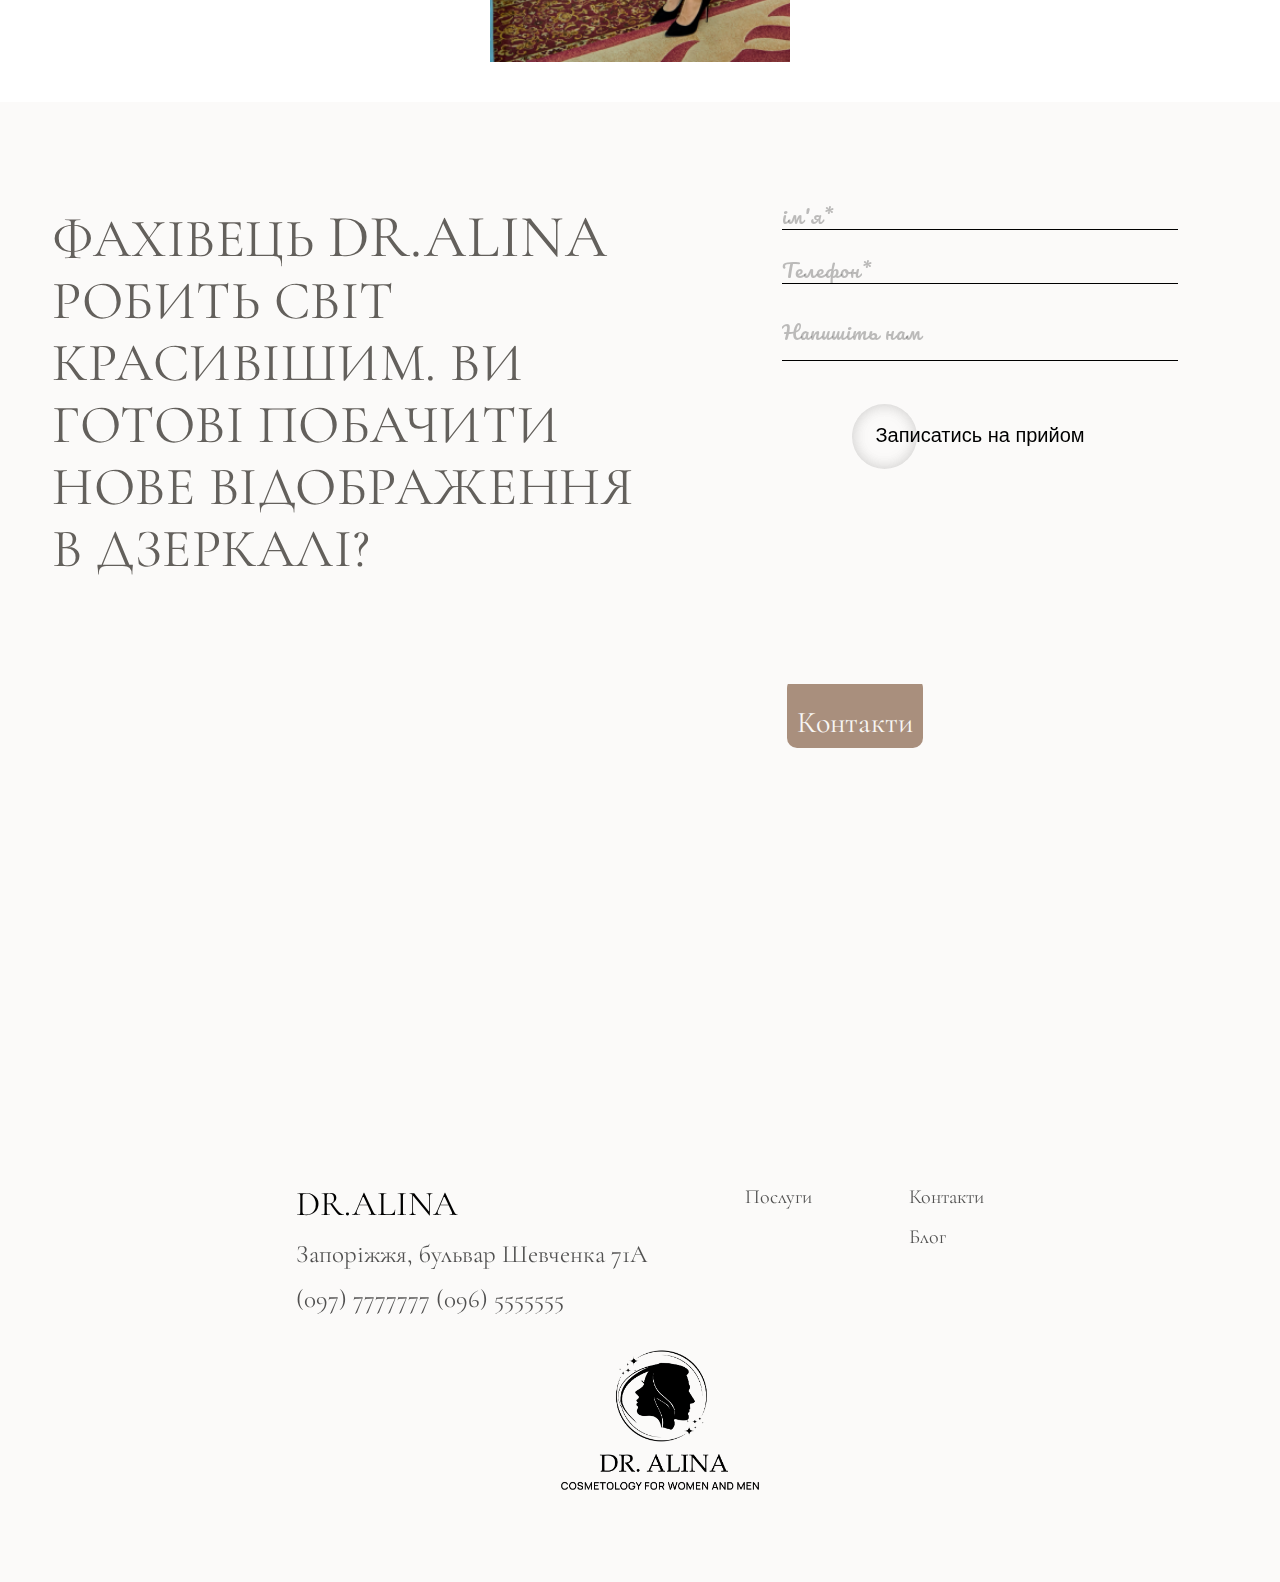
<file: pages/aboutUs/aboutUs.html>
<!DOCTYPE html>
<html lang="ua">
  <head>
    <meta charset="UTF-8" />
    <meta name="viewport" content="width=device-width, initial-scale=1.0" />
    <link rel="stylesheet" href="css/reset.css" />
    <link rel="stylesheet" href="css/stail.css" />
    <link rel="stylesheet" href="css/aboutUs.css" />
    <link rel="preconnect" href="https://fonts.googleapis.com" />
    <link rel="preconnect" href="https://fonts.gstatic.com" crossorigin />
    <link
      href="https://fonts.googleapis.com/css2?family=Bad+Script&family=Cormorant+Garamond:ital,wght@0,500;1,500&family=Golos+Text&family=Inter:wght@500;700&family=Raleway:wght@100;200;300;400;500;600;700;800;900&family=Shantell+Sans:wght@500&display=swap"
      rel="stylesheet"
    />
    <link rel="preconnect" href="https://fonts.googleapis.com" />
    <link rel="preconnect" href="https://fonts.gstatic.com" crossorigin />
    <link
      href="https://fonts.googleapis.com/css2?family=Allura&family=Bad+Script&family=Cormorant+Garamond:ital,wght@0,500;1,500&family=Golos+Text&family=Inter:wght@500;700&family=Raleway:wght@100;200;300;400;500;600;700;800;900&family=Shantell+Sans:wght@500&display=swap"
      rel="stylesheet"
    />
    <link rel="preconnect" href="https://fonts.googleapis.com" />
    <link rel="preconnect" href="https://fonts.gstatic.com" crossorigin />
    <link
      href="https://fonts.googleapis.com/css2?family=Pacifico&display=swap"
      rel="stylesheet"
    />
    <!--  -->
    <link rel="preconnect" href="https://fonts.googleapis.com" />
    <link rel="preconnect" href="https://fonts.gstatic.com" crossorigin />
    <link
      href="https://fonts.googleapis.com/css2?family=Allura&family=Bad+Script&family=Cormorant+Garamond:ital,wght@0,500;1,500&family=Golos+Text&family=Inter:wght@500;700&family=Jost&family=Raleway:wght@100;200;300;400;500;600;700;800;900&family=Shantell+Sans:wght@500&display=swap"
      rel="stylesheet"
    />
    <!-- шрифт для логотипа -->
    <link rel="preconnect" href="https://fonts.googleapis.com" />
    <link rel="preconnect" href="https://fonts.gstatic.com" crossorigin />
    <link
      href="https://fonts.googleapis.com/css2?family=Cormorant+Garamond:wght@300&display=swap"
      rel="stylesheet"
    />
    <!-- шрифт для логотипа -->

    <title>Про нас - DR.ALINA</title>
    <link rel="shortcut icon" href="img/LOGO/Аліна Фащенко logo-01.png" />
  </head>
  <body class="body">
    <!-- .......хедер........ -->
    <header class="header header-too header-thre" id="heId">
      <div class="header-top lock-padding">
        <div class="container">
          <div class="header-top__color"></div>
          <div class="header-top__container">
            <div class="header-top__logo">
              <a class="logo-a" href="../../index.html">
                <img
                  src="img/LOGO/Аліна Фащенко logo_FINAL LOGO VAR-03.png"
                  alt=""
              /></a>
            </div>

            <div class="header-top__span">
              <span class="header__span"></span>
            </div>
            <nav class="header-top__nav">
              <ul class="header-top__list">
                <li class="nav__list">
                  <a class="nav__a" href="../services/servicesIndex.html"
                    >Послуги</a
                  >
                </li>

                <li class="nav__list">
                  <a class="nav__a" href="../services/pages/men/men.html"
                    >Чоловікам</a
                  >
                </li>
                <li class="nav__list">
                  <a class="nav__a nav__contact" href="#section__contact"
                    >Контакти</a
                  >
                </li>
                <li class="nav__list">
                  <a
                    class="nav__a nav__a_hover nav__a_shares"
                    href="#shares__id"
                  >
                    <div class="nav__circle-block">
                      <span class="nav__circle-span"></span>
                    </div>
                    Записатися на прийом</a
                  >
                </li>
              </ul>
            </nav>
          </div>
        </div>
      </div>
      <div class="container">
        <div class="header-text__container">
          <div class="header-text__block">
            <h1 class="header__tetle">
              Клініка лазерної медицини та косметології
              <span class="header__tetle-span">DR.ALINA</span>
            </h1>
          </div>
        </div>
      </div>
    </header>
    <!-- .......хедер........ -->

    <!-- .......контент........ -->
    <div class="content-bloc">
      <div class="content__wraper">
        <h1 class="content__h1">Про нашу клініку</h1>
        <p class="content__p">
          Найцінніший капітал - це знання. Фахівці - лікарі-практики, які щодня
          вдосконалюють свої навички та діляться досвідом з іншими лікарями.
        </p>
      </div>
    </div>
    <!-- .......контент........ -->

    <!-- ...........Спеціалісти......... -->
    <section class="specialists">
      <div class="container">
        <div class="specialist__flex">
          <div class="specialists__title">
            <div>Спеціаліст <span class="logo__span">"DR.ALINA"</span></div>
          </div>

          <div class="specialists__img">
            <img src="img/specialists/DSC8232.png" alt="specialists__img" />
          </div>
          <div class="specialists__txt">
            <div>
              Найцінніший капітал - це знання. Фахівці
              <span class="logo__span">"DR.ALINA"</span> – практикуючі лікарі,
              які щодня удосконалюють свої навички, діляться досвідом з іншими
              лікарями
            </div>
          </div>
        </div>
      </div>
    </section>
    <!-- ...........Спеціалісти......... -->

    <!-- .........акции.......... -->
    <section class="shares" id="shares__id">
      <div class="container">
        <div class="shares__block-flex">
          <div class="shares__block-text">
            ФАХІВЕЦЬ <span class="logo__span">DR.ALINA</span> РОБИТЬ СВІТ
            КРАСИВІШИМ. ВИ ГОТОВІ ПОБАЧИТИ НОВЕ ВІДОБРАЖЕННЯ В ДЗЕРКАЛІ?
          </div>
          <!-- форма -->
          <!--  -->
          <div class="wrapper">
            <div class="form">
              <form class="form__body" id="form" action="#">
                <!-- поля для ввода эмейла и имени -->
                <!--  -->
                <div class="form__item">
                  <input
                    class="form__input _req"
                    id="formName"
                    placeholder="ім'я*"
                    type="text"
                    name="name"
                  />
                </div>
                <div class="form__item">
                  <input
                    class="form__input _req"
                    id="formPhone"
                    placeholder="Телефон*"
                    type="tel"
                    name="tel"
                  />
                </div>
                <!--  -->
                <!-- поля для ввода эмейла и имени -->

                <!-- поле для ввода текста -->
                <!--  -->
                <div class="form__item">
                  <textarea
                    class="form__input"
                    oninput="auto_grow(this)"
                    name="message"
                    id="formMessage"
                    placeholder="Напишіть нам"
                  ></textarea>
                </div>
                <!--  -->
                <!-- поле для ввода текста -->
                <!-- кнопка отправки формы -->
                <!--  -->
                <button class="form__button" type="submit">
                  <span class="form__button__span _zapis"></span>
                  Записатись на прийом
                </button>
                <!--  -->
                <!-- кнопка отправки формы -->
              </form>
            </div>
          </div>
          <!--  -->
          <!-- форма -->
        </div>
      </div>
    </section>
    <!-- .........акции.......... -->

    <!-- .........контакты.......... -->
    <section id="section__contact" class="section__contact-map">
      <div class="map-contact">
        <div class="contacts__span-block_js contacts__span-block">
          <span class="contacts__span_btn">Контакти </span>
        </div>

        <div class="contacts__block_js contacts__block">
          <div class="contacts__text">
            <div class="contacts__text_title">Ми чекаємо на вас у гості</div>
            <ul class="contacts__list">
              <li class="contacts__li">
                <img
                  src="img/contacts/map-pin-svgrepo-com.svg"
                  alt="map"
                />бульвар Шевченка 71А
              </li>
              <li class="contacts__li">
                <a class="contacts__a" href="tel:0965555555"
                  ><img
                    src="img/contacts/smartphone-svgrepo-com.svg"
                    alt="smartphone"
                  />
                  (096)5555555</a
                >
              </li>
              <li class="contacts__li">
                <a class="contacts__a" href="mailto:atAlina's@gmail.com"
                  ><img
                    src="img/contacts/mail-svgrepo-com.svg"
                    alt="mail"
                  />atAlina's@gmail.com</a
                >
              </li>
            </ul>
          </div>
        </div>
        <iframe
          src="https://www.google.com/maps/embed?pb=!1m18!1m12!1m3!1d10711.078779147578!2d35.09788731342264!3d47.84405487121948!2m3!1f0!2f0!3f0!3m2!1i1024!2i768!4f13.1!3m3!1m2!1s0x40dc60d701559de5%3A0xe24228ed901b67fa!2z0KXQvtGA0YLQuNGG0LAg0J_QsNC70LDRhg!5e0!3m2!1sru!2sua!4v1697320743545!5m2!1sru!2sua"
          width="100%"
          height="450"
          style="border: 0"
          allowfullscreen=""
          loading="lazy"
          referrerpolicy="no-referrer-when-downgrade"
        ></iframe>
      </div>
    </section>
    <!-- .........контакты.......... -->

    <!-- ..........ФУТЕР ...........*/ -->
    <footer class="footer">
      <div class="container">
        <div class="footer__block-flex">
          <div class="footer__block_1">
            <div class="footer__block_title">
              <span class="header-logo__span">DR.ALINA</span>
            </div>
            <div class="footer__block_paragraf">
              <p>
                Запоріжжя,
                <span class="footer__block-paragraf_span">
                  бульвар Шевченка 71А</span
                >
              </p>
              <p>
                (097) 7777777
                <span class="footer__block-paragraf_span">(096) 5555555</span>
              </p>
            </div>
          </div>
          <div class="footer__block_2">
            <div class="footer__block_2-text">
              <a href="../services/servicesIndex.html">Послуги</a>
            </div>
          </div>
          <div class="footer__block_3">
            <div class="footer__block_2-text">
              <a href="#section__contact">Контакти</a>
              <a href="../blog/blog.html">Блог</a>
            </div>
          </div>
        </div>
      </div>
      <div class="footer-logo">
        <div class="footer__img">
          <img src="img/LOGO/Аліна Фащенко logo_FINAL LOGO VAR-02.png" alt="" />
        </div>
      </div>
    </footer>
    <!-- ..........ФУТЕР ...........*/ -->

    <!--  \/   попапы  \/  -->
    <!-- попап заполните обязательные поля  -->
    <!--  -->
    <div class="popup allFields">
      <div class="popup__body">
        <div class="popup__content">
          <span class="popup__close">X</span>
          <div class="popup__title">
            Будьласка заповніть усі обовьязкові поля " * "
          </div>
        </div>
      </div>
    </div>
    <!--  -->
    <!-- попап заполните обязательные поля  -->

    <!--ошибка отправки  -->
    <!--  -->
    <div class="popup sendingError">
      <div class="popup__body">
        <div class="popup__content">
          <span class="popup__close">X</span>
          <div class="popup__title">Помилка відправлення повідомлення.</div>
        </div>
      </div>
    </div>
    <!--  -->
    <!-- ошибка отправки  -->

    <!--Разрешенны только изображенния  -->
    <!--  -->
    <div class="popup imageIsAllowed">
      <div class="popup__body">
        <div class="popup__content">
          <span class="popup__close">X</span>
          <div class="popup__title">Дозволено лише зображення.</div>
        </div>
      </div>
    </div>
    <!--  -->
    <!-- Разрешенны только изображенния  -->

    <!--Файл должен быть меньше 2МБ  -->
    <!--  -->
    <div class="popup fileMore">
      <div class="popup__body">
        <div class="popup__content">
          <span class="popup__close">X</span>
          <div class="popup__title">Файл має бути не быльше за 2МБ.</div>
        </div>
      </div>
    </div>
    <!--  -->
    <!-- Файл должен быть меньше 2МБ  -->

    <!--Ошибка вывода изображения -->
    <!--  -->
    <div class="popup imageError">
      <div class="popup__body">
        <div class="popup__content">
          <span class="popup__close">X</span>
          <div class="popup__title">Помилка виведення зображення.</div>
        </div>
      </div>
    </div>
    <!--  -->
    <!-- Ошибка вывода изображения  -->

    <!--форма в попапе дерматоскопия  -->
    <!--  -->
    <div class="popup dermatoscopy _popup-form _popup-js">
      <div class="popup__body">
        <div class="popup__content popup__content_form">
          <span class="popup__close">X</span>
          <!-- form  -->
          <div class="wrapper">
            <div class="for">
              <form class="form__body" id="form_popup" action="#">
                <!-- поля для ввода эмейла и имени -->
                <!--  -->
                <div class="form__item">
                  <input
                    class="form__input"
                    id="formName"
                    type="text"
                    name="name"
                    placeholder="Ім'я"
                  />
                </div>
                <div class="form__item">
                  <input
                    class="form__input"
                    id="formPfone"
                    type="tel"
                    name="tel"
                    placeholder="Телефон"
                  />
                </div>
                <div class="form__item">
                  <input
                    class="form__input _requz _email"
                    id="formEmail"
                    type="text"
                    name="email"
                    placeholder="Пошта"
                  />
                </div>
                <!--  -->
                <!-- поля для ввода эмейла телефона и имени -->

                <!-- поле для ввода текста -->
                <!--  -->
                <div class="form__item">
                  <textarea
                    class="form__input"
                    oninput="auto_grow(this)"
                    name="message"
                    id="formMessage"
                    placeholder="Опишіть вашу проблему"
                  ></textarea>
                </div>
                <!--  -->
                <!-- поле для ввода текста -->

                <!-- Прикрепление файла -->
                <!--  -->
                <div class="form__item">
                  <div class="form__label">Додати фото</div>
                  <div class="file">
                    <div class="file__item">
                      <input
                        class="file__input"
                        id="formImage"
                        accept=".jpg, .png, .gif"
                        type="file"
                        name="image"
                      />
                      <div class="file__botton">Вибрати</div>
                    </div>
                    <!--плоле для создания превью-->
                    <div class="file__preview" id="formPreview"></div>
                    <!--плоле для создания превью-->
                  </div>
                </div>
                <!--  -->
                <!-- кнопка отправки формы -->
                <!--  -->
                <button class="form__button" type="submit">Відправити</button>
                <!--  -->
                <!-- кнопка отправки формы -->
              </form>
            </div>
          </div>
          <!-- form -->
        </div>
      </div>
    </div>
    <!--  -->
    <!-- форма в попапе дерматоскопия  -->

    <script src="js/main.js"></script>
    <script src="js/popup.js"></script>
    <script src="js/dermatoscopy.js"></script>
  </body>
</html>
</file>
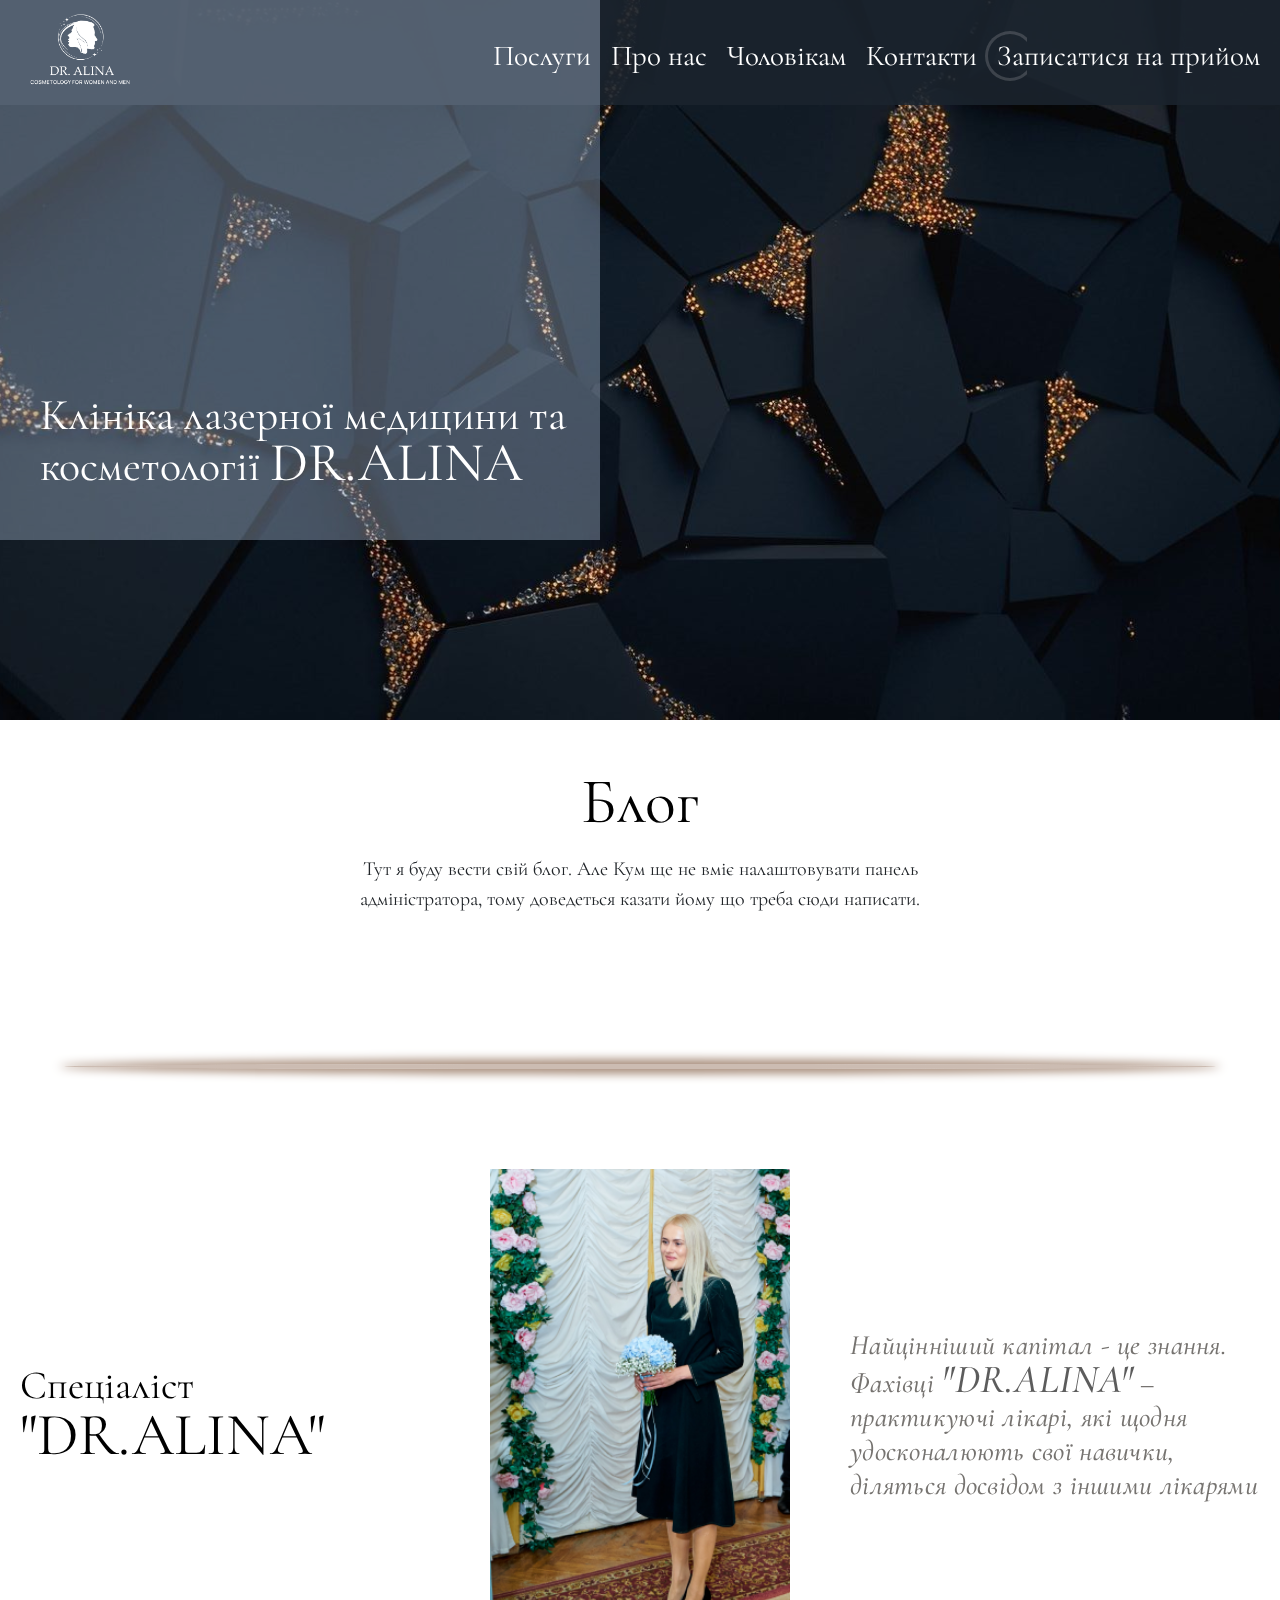
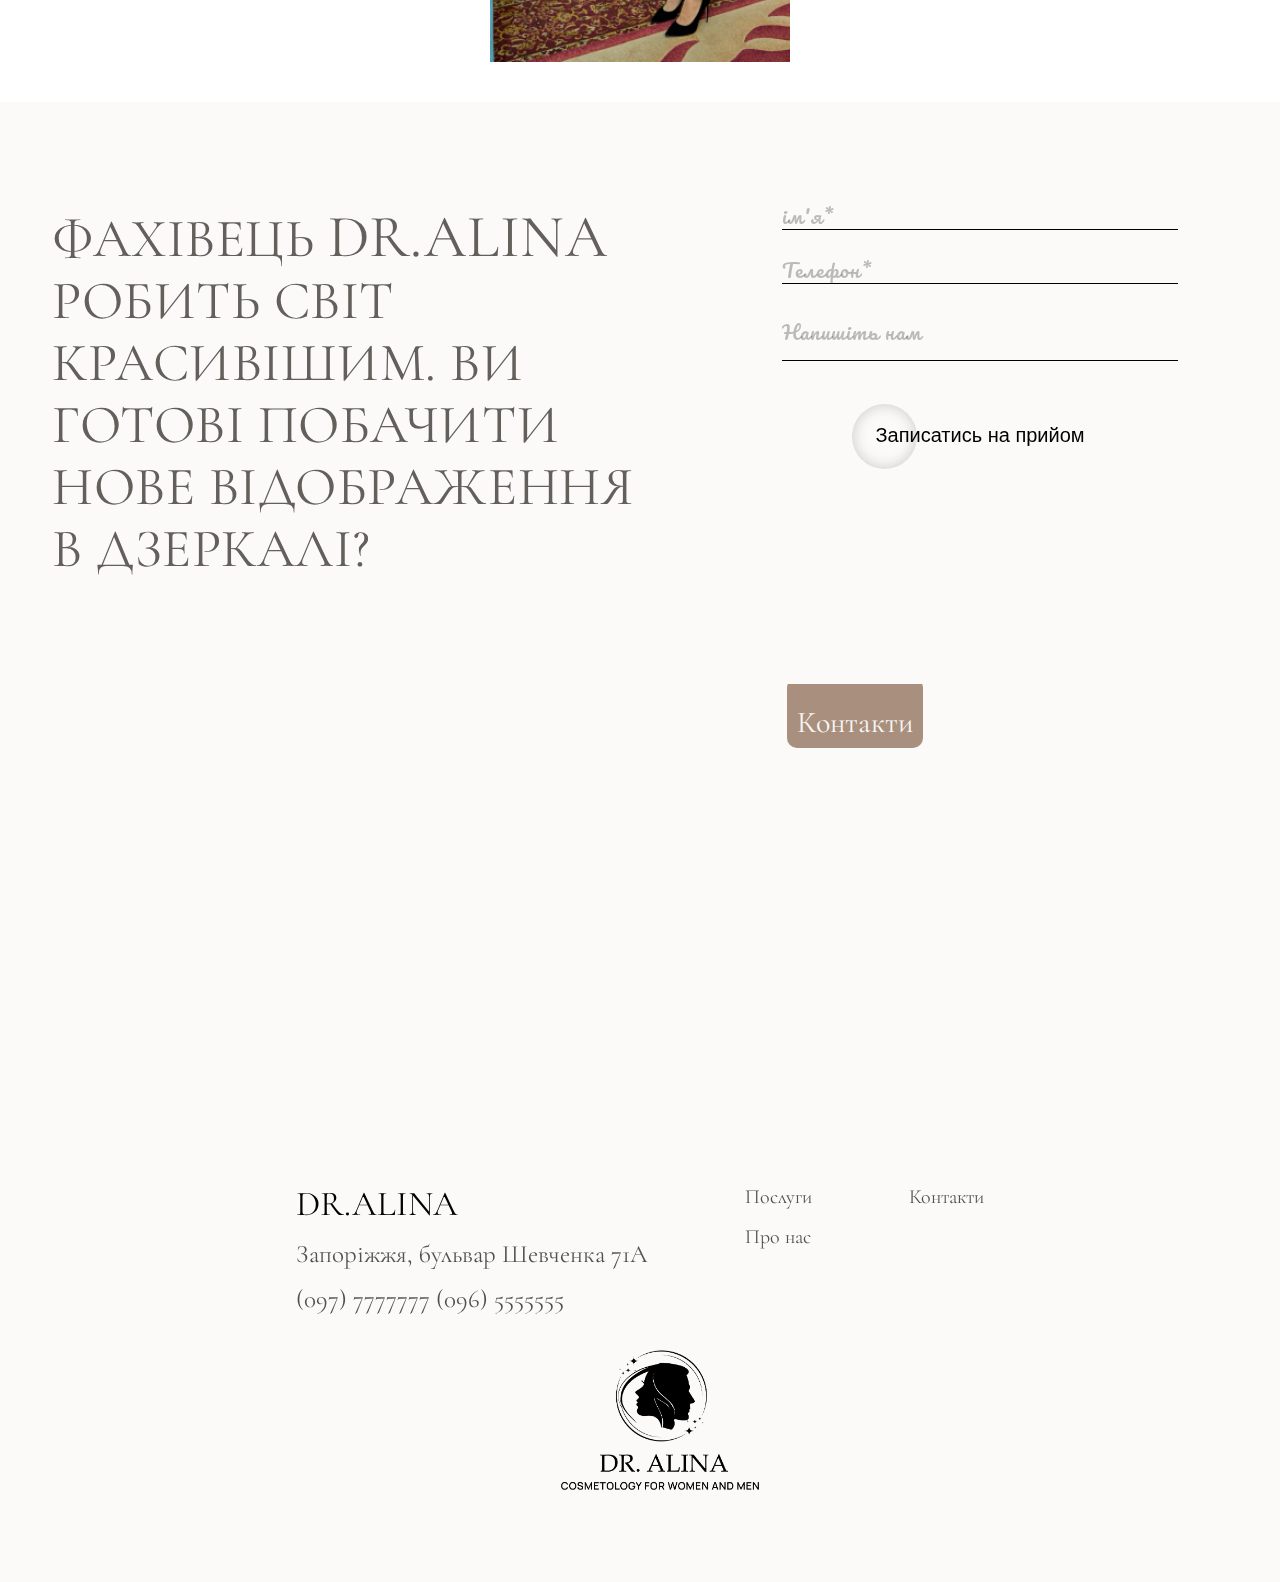
<file: pages/blog/blog.html>
<!DOCTYPE html>
<html lang="ua">
  <head>
    <meta charset="UTF-8" />
    <meta name="viewport" content="width=device-width, initial-scale=1.0" />
    <link rel="stylesheet" href="css/reset.css" />
    <link rel="stylesheet" href="css/stail.css" />
    <link rel="stylesheet" href="css/blog.css" />
    <link rel="preconnect" href="https://fonts.googleapis.com" />
    <link rel="preconnect" href="https://fonts.gstatic.com" crossorigin />
    <link
      href="https://fonts.googleapis.com/css2?family=Bad+Script&family=Cormorant+Garamond:ital,wght@0,500;1,500&family=Golos+Text&family=Inter:wght@500;700&family=Raleway:wght@100;200;300;400;500;600;700;800;900&family=Shantell+Sans:wght@500&display=swap"
      rel="stylesheet"
    />
    <link rel="preconnect" href="https://fonts.googleapis.com" />
    <link rel="preconnect" href="https://fonts.gstatic.com" crossorigin />
    <link
      href="https://fonts.googleapis.com/css2?family=Allura&family=Bad+Script&family=Cormorant+Garamond:ital,wght@0,500;1,500&family=Golos+Text&family=Inter:wght@500;700&family=Raleway:wght@100;200;300;400;500;600;700;800;900&family=Shantell+Sans:wght@500&display=swap"
      rel="stylesheet"
    />
    <link rel="preconnect" href="https://fonts.googleapis.com" />
    <link rel="preconnect" href="https://fonts.gstatic.com" crossorigin />
    <link
      href="https://fonts.googleapis.com/css2?family=Pacifico&display=swap"
      rel="stylesheet"
    />
    <!--  -->
    <link rel="preconnect" href="https://fonts.googleapis.com" />
    <link rel="preconnect" href="https://fonts.gstatic.com" crossorigin />
    <link
      href="https://fonts.googleapis.com/css2?family=Allura&family=Bad+Script&family=Cormorant+Garamond:ital,wght@0,500;1,500&family=Golos+Text&family=Inter:wght@500;700&family=Jost&family=Raleway:wght@100;200;300;400;500;600;700;800;900&family=Shantell+Sans:wght@500&display=swap"
      rel="stylesheet"
    />
    <!-- шрифт для логотипа -->
    <link rel="preconnect" href="https://fonts.googleapis.com" />
    <link rel="preconnect" href="https://fonts.gstatic.com" crossorigin />
    <link
      href="https://fonts.googleapis.com/css2?family=Cormorant+Garamond:wght@300&display=swap"
      rel="stylesheet"
    />
    <!-- шрифт для логотипа -->

    <title>Блог - DR.ALINA</title>
    <link rel="shortcut icon" href="img/LOGO/Аліна Фащенко logo-01.png" />
  </head>
  <body class="body">
    <!-- .......хедер........ -->
    <header class="header header-too header-thre" id="heId">
      <div class="header-top lock-padding">
        <div class="container">
          <div class="header-top__color"></div>
          <div class="header-top__container">
            <div class="header-top__logo">
              <a class="logo-a" href="../../index.html">
                <img
                  src="img/LOGO/Аліна Фащенко logo_FINAL LOGO VAR-03.png"
                  alt=""
              /></a>
            </div>

            <div class="header-top__span">
              <span class="header__span"></span>
            </div>
            <nav class="header-top__nav">
              <ul class="header-top__list">
                <li class="nav__list">
                  <a class="nav__a" href="../services/servicesIndex.html"
                    >Послуги</a
                  >
                </li>
                <li class="nav__list">
                  <a class="nav__a" href="../aboutUs/aboutUs.html">Про нас</a>
                </li>
                <li class="nav__list">
                  <a class="nav__a" href="../services/pages/men/men.html"
                    >Чоловікам</a
                  >
                </li>
                <li class="nav__list">
                  <a class="nav__a nav__contact" href="#section__contact"
                    >Контакти</a
                  >
                </li>
                <li class="nav__list">
                  <a
                    class="nav__a nav__a_hover nav__a_shares"
                    href="#shares__id"
                  >
                    <div class="nav__circle-block">
                      <span class="nav__circle-span"></span>
                    </div>
                    Записатися на прийом</a
                  >
                </li>
              </ul>
            </nav>
          </div>
        </div>
      </div>
      <div class="container">
        <div class="header-text__container">
          <div class="header-text__block">
            <h1 class="header__tetle">
              Клініка лазерної медицини та косметології
              <span class="header__tetle-span">DR.ALINA</span>
            </h1>
          </div>
        </div>
      </div>
    </header>
    <!-- .......хедер........ -->

    <!-- .......контент........ -->
    <div class="content-bloc">
      <div class="content__wraper">
        <h1 class="content__h1">Блог</h1>
        <p class="content__p">
          Тут я буду вести свій блог. Але Кум ще не вміє налаштовувати панель
          адміністратора, тому доведеться казати йому що треба сюди написати.
        </p>
      </div>
    </div>
    <!-- .......контент........ -->

    <!-- ...........Спеціалісти......... -->
    <section class="specialists">
      <div class="container">
        <div class="specialist__flex">
          <div class="specialists__title">
            <div>Спеціаліст <span class="logo__span">"DR.ALINA"</span></div>
          </div>

          <div class="specialists__img">
            <img src="img/specialists/DSC8232.png" alt="specialists__img" />
          </div>
          <div class="specialists__txt">
            <div>
              Найцінніший капітал - це знання. Фахівці
              <span class="logo__span">"DR.ALINA"</span> – практикуючі лікарі,
              які щодня удосконалюють свої навички, діляться досвідом з іншими
              лікарями
            </div>
          </div>
        </div>
      </div>
    </section>
    <!-- ...........Спеціалісти......... -->

    <!-- .........акции.......... -->
    <section class="shares" id="shares__id">
      <div class="container">
        <div class="shares__block-flex">
          <div class="shares__block-text">
            ФАХІВЕЦЬ <span class="logo__span">DR.ALINA</span> РОБИТЬ СВІТ
            КРАСИВІШИМ. ВИ ГОТОВІ ПОБАЧИТИ НОВЕ ВІДОБРАЖЕННЯ В ДЗЕРКАЛІ?
          </div>
          <!-- форма -->
          <!--  -->
          <div class="wrapper">
            <div class="form">
              <form class="form__body" id="form" action="#">
                <!-- поля для ввода эмейла и имени -->
                <!--  -->
                <div class="form__item">
                  <input
                    class="form__input _req"
                    id="formName"
                    placeholder="ім'я*"
                    type="text"
                    name="name"
                  />
                </div>
                <div class="form__item">
                  <input
                    class="form__input _req"
                    id="formPhone"
                    placeholder="Телефон*"
                    type="tel"
                    name="tel"
                  />
                </div>
                <!--  -->
                <!-- поля для ввода эмейла и имени -->

                <!-- поле для ввода текста -->
                <!--  -->
                <div class="form__item">
                  <textarea
                    class="form__input"
                    oninput="auto_grow(this)"
                    name="message"
                    id="formMessage"
                    placeholder="Напишіть нам"
                  ></textarea>
                </div>
                <!--  -->
                <!-- поле для ввода текста -->
                <!-- кнопка отправки формы -->
                <!--  -->
                <button class="form__button" type="submit">
                  <span class="form__button__span _zapis"></span>
                  Записатись на прийом
                </button>
                <!--  -->
                <!-- кнопка отправки формы -->
              </form>
            </div>
          </div>
          <!--  -->
          <!-- форма -->
        </div>
      </div>
    </section>
    <!-- .........акции.......... -->

    <!-- .........контакты.......... -->
    <section id="section__contact" class="section__contact-map">
      <div class="map-contact">
        <div class="contacts__span-block_js contacts__span-block">
          <span class="contacts__span_btn">Контакти </span>
        </div>

        <div class="contacts__block_js contacts__block">
          <div class="contacts__text">
            <div class="contacts__text_title">Ми чекаємо на вас у гості</div>
            <ul class="contacts__list">
              <li class="contacts__li">
                <img
                  src="img/contacts/map-pin-svgrepo-com.svg"
                  alt="map"
                />бульвар Шевченка 71А
              </li>
              <li class="contacts__li">
                <a class="contacts__a" href="tel:0965555555"
                  ><img
                    src="img/contacts/smartphone-svgrepo-com.svg"
                    alt="smartphone"
                  />
                  (096)5555555</a
                >
              </li>
              <li class="contacts__li">
                <a class="contacts__a" href="mailto:atAlina's@gmail.com"
                  ><img
                    src="img/contacts/mail-svgrepo-com.svg"
                    alt="mail"
                  />atAlina's@gmail.com</a
                >
              </li>
            </ul>
          </div>
        </div>
        <iframe
          src="https://www.google.com/maps/embed?pb=!1m18!1m12!1m3!1d10711.078779147578!2d35.09788731342264!3d47.84405487121948!2m3!1f0!2f0!3f0!3m2!1i1024!2i768!4f13.1!3m3!1m2!1s0x40dc60d701559de5%3A0xe24228ed901b67fa!2z0KXQvtGA0YLQuNGG0LAg0J_QsNC70LDRhg!5e0!3m2!1sru!2sua!4v1697320743545!5m2!1sru!2sua"
          width="100%"
          height="450"
          style="border: 0"
          allowfullscreen=""
          loading="lazy"
          referrerpolicy="no-referrer-when-downgrade"
        ></iframe>
      </div>
    </section>
    <!-- .........контакты.......... -->

    <!-- ..........ФУТЕР ...........*/ -->
    <footer class="footer">
      <div class="container">
        <div class="footer__block-flex">
          <div class="footer__block_1">
            <div class="footer__block_title">
              <span class="header-logo__span">DR.ALINA</span>
            </div>
            <div class="footer__block_paragraf">
              <p>
                Запоріжжя,
                <span class="footer__block-paragraf_span">
                  бульвар Шевченка 71А</span
                >
              </p>
              <p>
                (097) 7777777
                <span class="footer__block-paragraf_span">(096) 5555555</span>
              </p>
            </div>
          </div>
          <div class="footer__block_2">
            <div class="footer__block_2-text">
              <a href="../services/servicesIndex.html">Послуги</a>
              <a href="../aboutUs/aboutUs.html">Про нас</a>
            </div>
          </div>
          <div class="footer__block_3">
            <div class="footer__block_2-text">
              <a href="#section__contact">Контакти</a>
            </div>
          </div>
        </div>
      </div>
      <div class="footer-logo">
        <div class="footer__img">
          <img src="img/LOGO/Аліна Фащенко logo_FINAL LOGO VAR-02.png" alt="" />
        </div>
      </div>
    </footer>
    <!-- ..........ФУТЕР ...........*/ -->

    <!--  \/   попапы  \/  -->
    <!-- попап заполните обязательные поля  -->
    <!--  -->
    <div class="popup allFields">
      <div class="popup__body">
        <div class="popup__content">
          <span class="popup__close">X</span>
          <div class="popup__title">
            Будьласка заповніть усі обовьязкові поля " * "
          </div>
        </div>
      </div>
    </div>
    <!--  -->
    <!-- попап заполните обязательные поля  -->

    <!--ошибка отправки  -->
    <!--  -->
    <div class="popup sendingError">
      <div class="popup__body">
        <div class="popup__content">
          <span class="popup__close">X</span>
          <div class="popup__title">Помилка відправлення повідомлення.</div>
        </div>
      </div>
    </div>
    <!--  -->
    <!-- ошибка отправки  -->

    <!--Разрешенны только изображенния  -->
    <!--  -->
    <div class="popup imageIsAllowed">
      <div class="popup__body">
        <div class="popup__content">
          <span class="popup__close">X</span>
          <div class="popup__title">Дозволено лише зображення.</div>
        </div>
      </div>
    </div>
    <!--  -->
    <!-- Разрешенны только изображенния  -->

    <!--Файл должен быть меньше 2МБ  -->
    <!--  -->
    <div class="popup fileMore">
      <div class="popup__body">
        <div class="popup__content">
          <span class="popup__close">X</span>
          <div class="popup__title">Файл має бути не быльше за 2МБ.</div>
        </div>
      </div>
    </div>
    <!--  -->
    <!-- Файл должен быть меньше 2МБ  -->

    <!--Ошибка вывода изображения -->
    <!--  -->
    <div class="popup imageError">
      <div class="popup__body">
        <div class="popup__content">
          <span class="popup__close">X</span>
          <div class="popup__title">Помилка виведення зображення.</div>
        </div>
      </div>
    </div>
    <!--  -->
    <!-- Ошибка вывода изображения  -->

    <!--форма в попапе дерматоскопия  -->
    <!--  -->
    <div class="popup dermatoscopy _popup-form _popup-js">
      <div class="popup__body">
        <div class="popup__content popup__content_form">
          <span class="popup__close">X</span>
          <!-- form  -->
          <div class="wrapper">
            <div class="for">
              <form class="form__body" id="form_popup" action="#">
                <!-- поля для ввода эмейла и имени -->
                <!--  -->
                <div class="form__item">
                  <input
                    class="form__input"
                    id="formName"
                    type="text"
                    name="name"
                    placeholder="Ім'я"
                  />
                </div>
                <div class="form__item">
                  <input
                    class="form__input"
                    id="formPfone"
                    type="tel"
                    name="tel"
                    placeholder="Телефон"
                  />
                </div>
                <div class="form__item">
                  <input
                    class="form__input _requz _email"
                    id="formEmail"
                    type="text"
                    name="email"
                    placeholder="Пошта"
                  />
                </div>
                <!--  -->
                <!-- поля для ввода эмейла телефона и имени -->

                <!-- поле для ввода текста -->
                <!--  -->
                <div class="form__item">
                  <textarea
                    class="form__input"
                    oninput="auto_grow(this)"
                    name="message"
                    id="formMessage"
                    placeholder="Опишіть вашу проблему"
                  ></textarea>
                </div>
                <!--  -->
                <!-- поле для ввода текста -->

                <!-- Прикрепление файла -->
                <!--  -->
                <div class="form__item">
                  <div class="form__label">Додати фото</div>
                  <div class="file">
                    <div class="file__item">
                      <input
                        class="file__input"
                        id="formImage"
                        accept=".jpg, .png, .gif"
                        type="file"
                        name="image"
                      />
                      <div class="file__botton">Вибрати</div>
                    </div>
                    <!--плоле для создания превью-->
                    <div class="file__preview" id="formPreview"></div>
                    <!--плоле для создания превью-->
                  </div>
                </div>
                <!--  -->
                <!-- кнопка отправки формы -->
                <!--  -->
                <button class="form__button" type="submit">Відправити</button>
                <!--  -->
                <!-- кнопка отправки формы -->
              </form>
            </div>
          </div>
          <!-- form -->
        </div>
      </div>
    </div>
    <!--  -->
    <!-- форма в попапе дерматоскопия  -->

    <script src="js/main.js"></script>
    <script src="js/popup.js"></script>
    <script src="js/dermatoscopy.js"></script>
  </body>
</html>
</file>
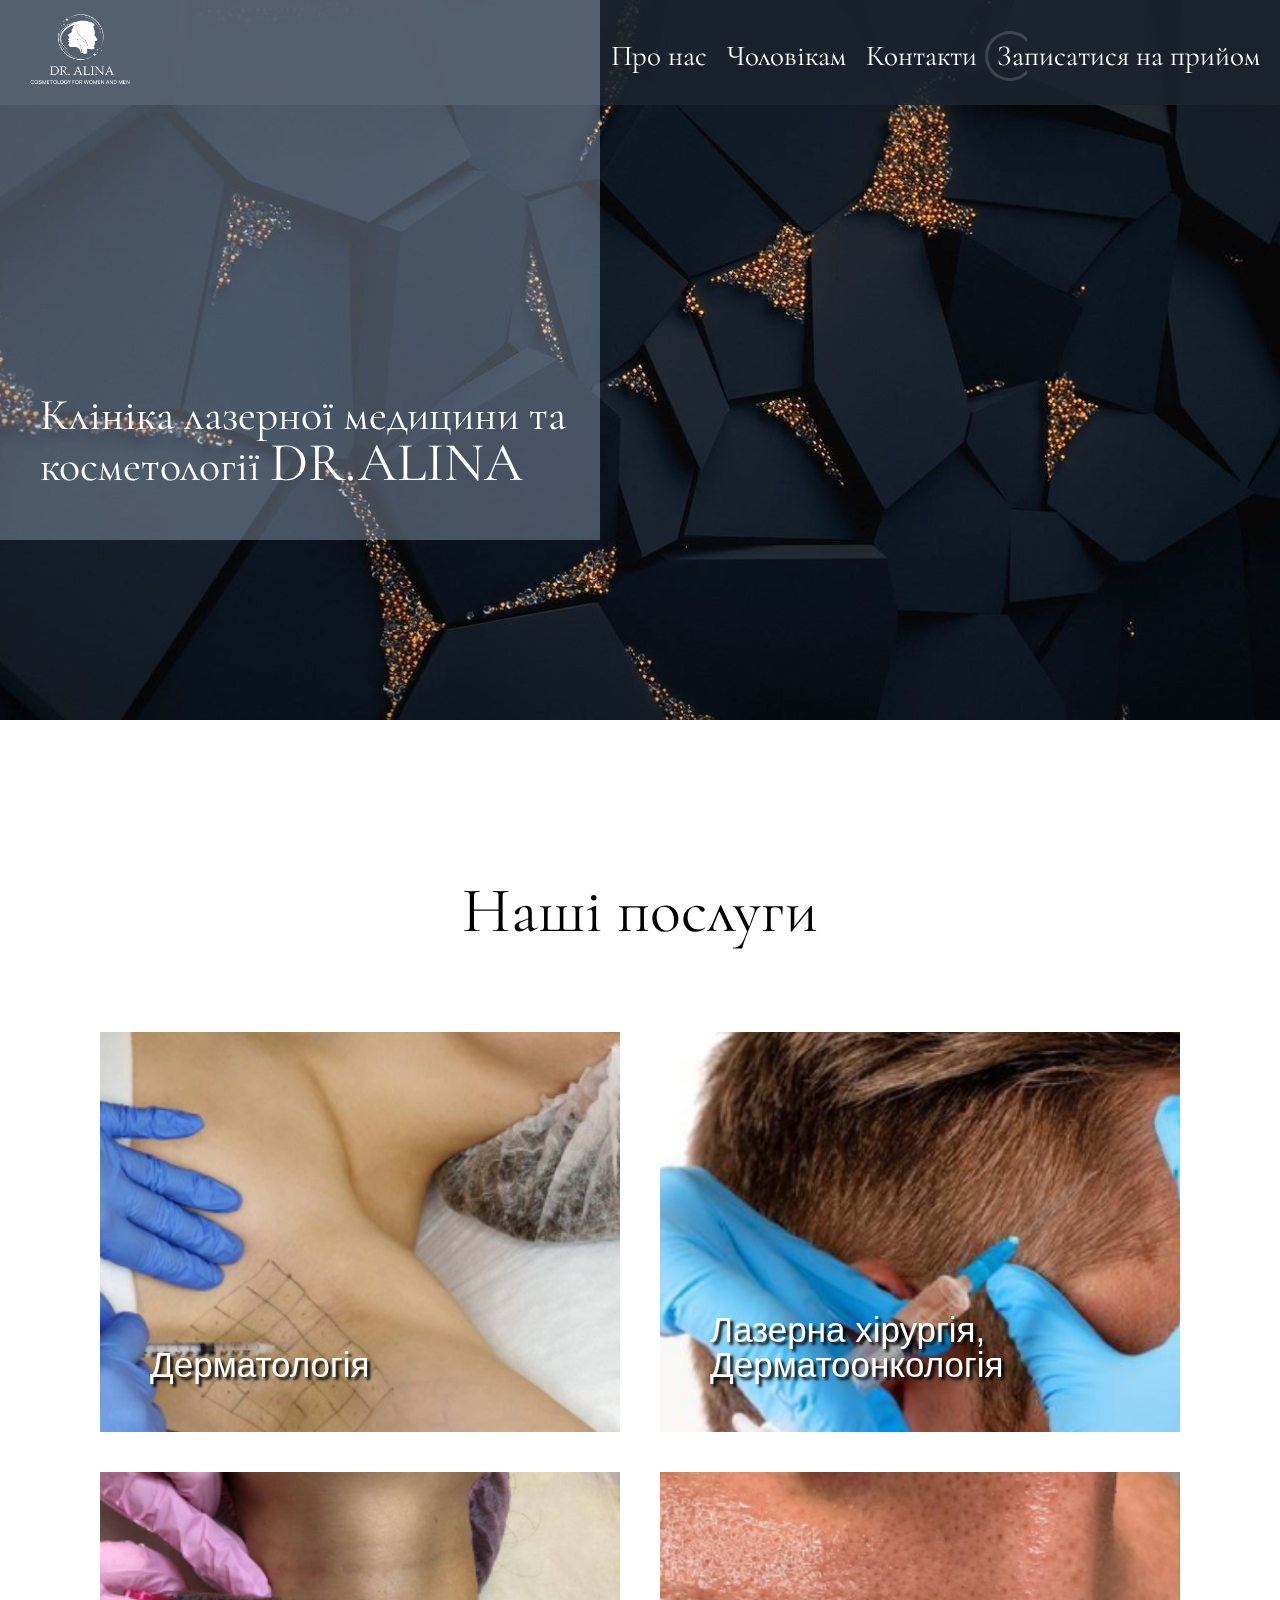
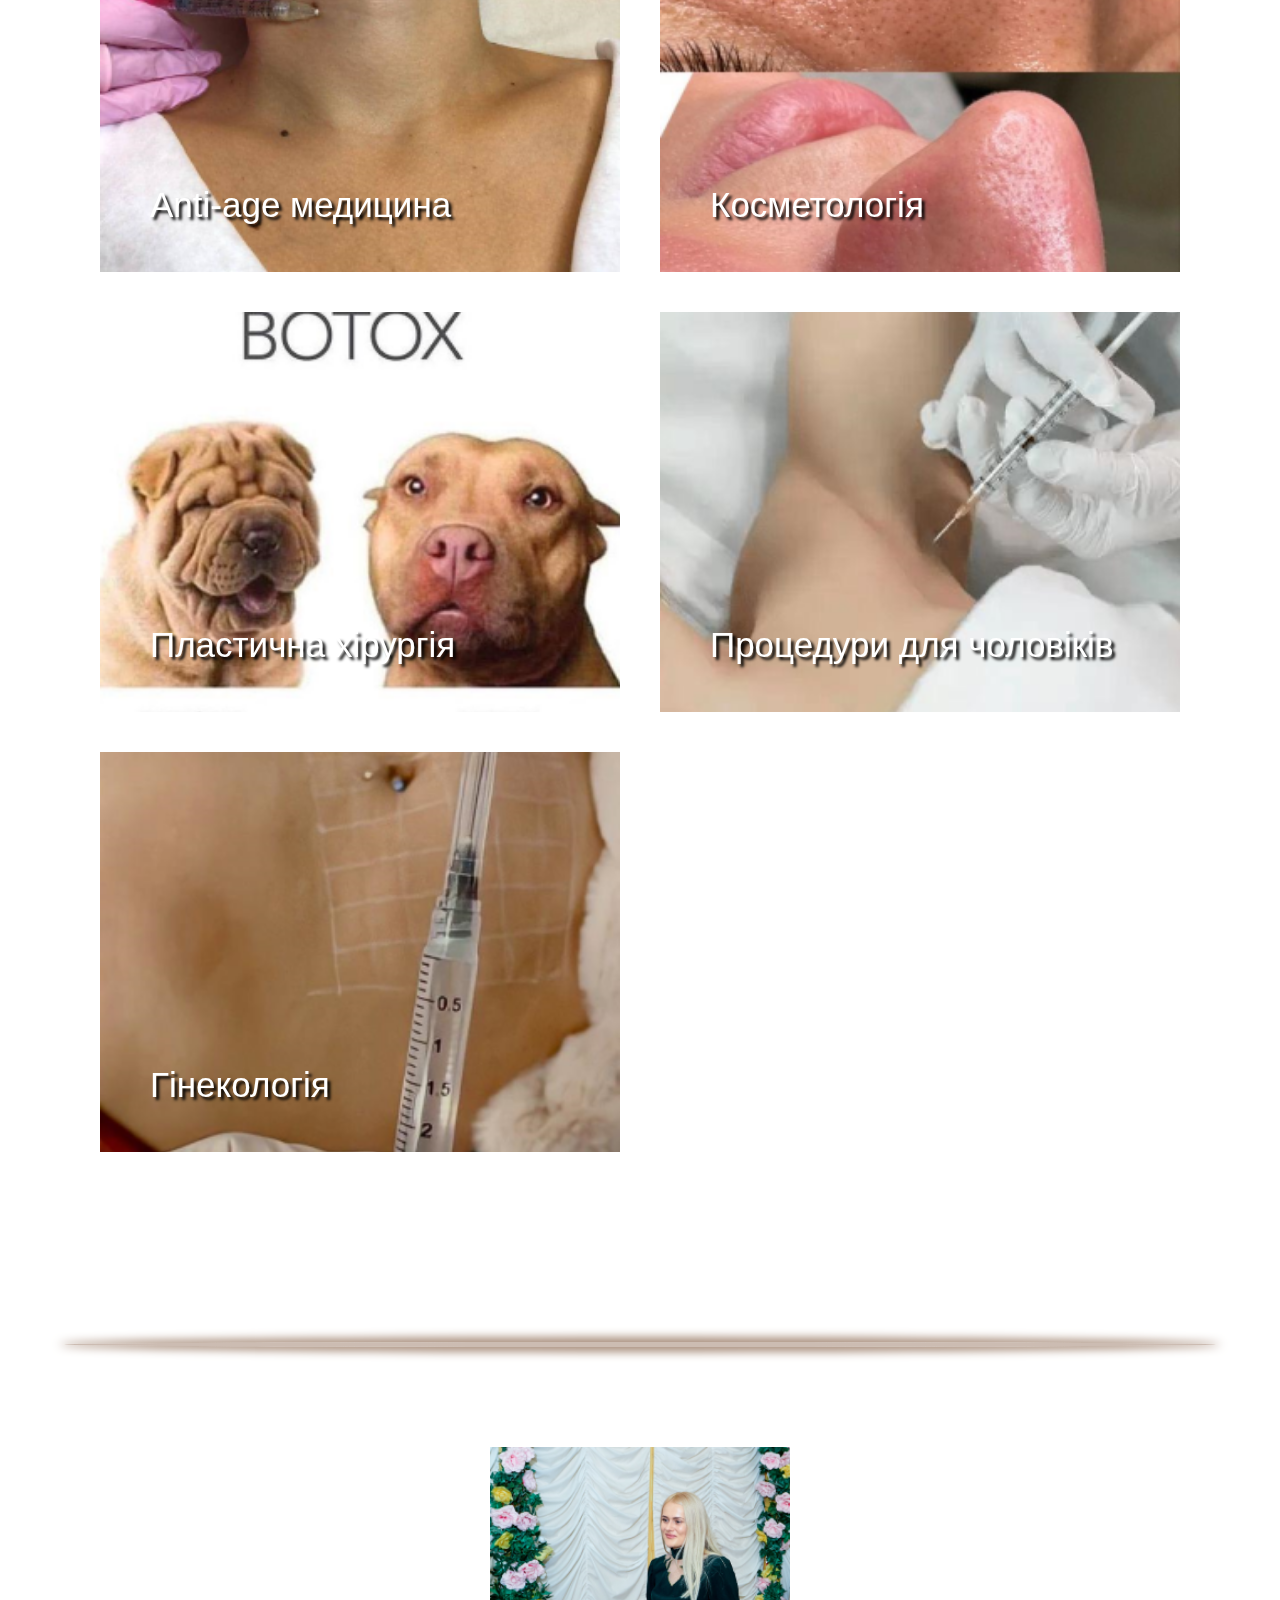
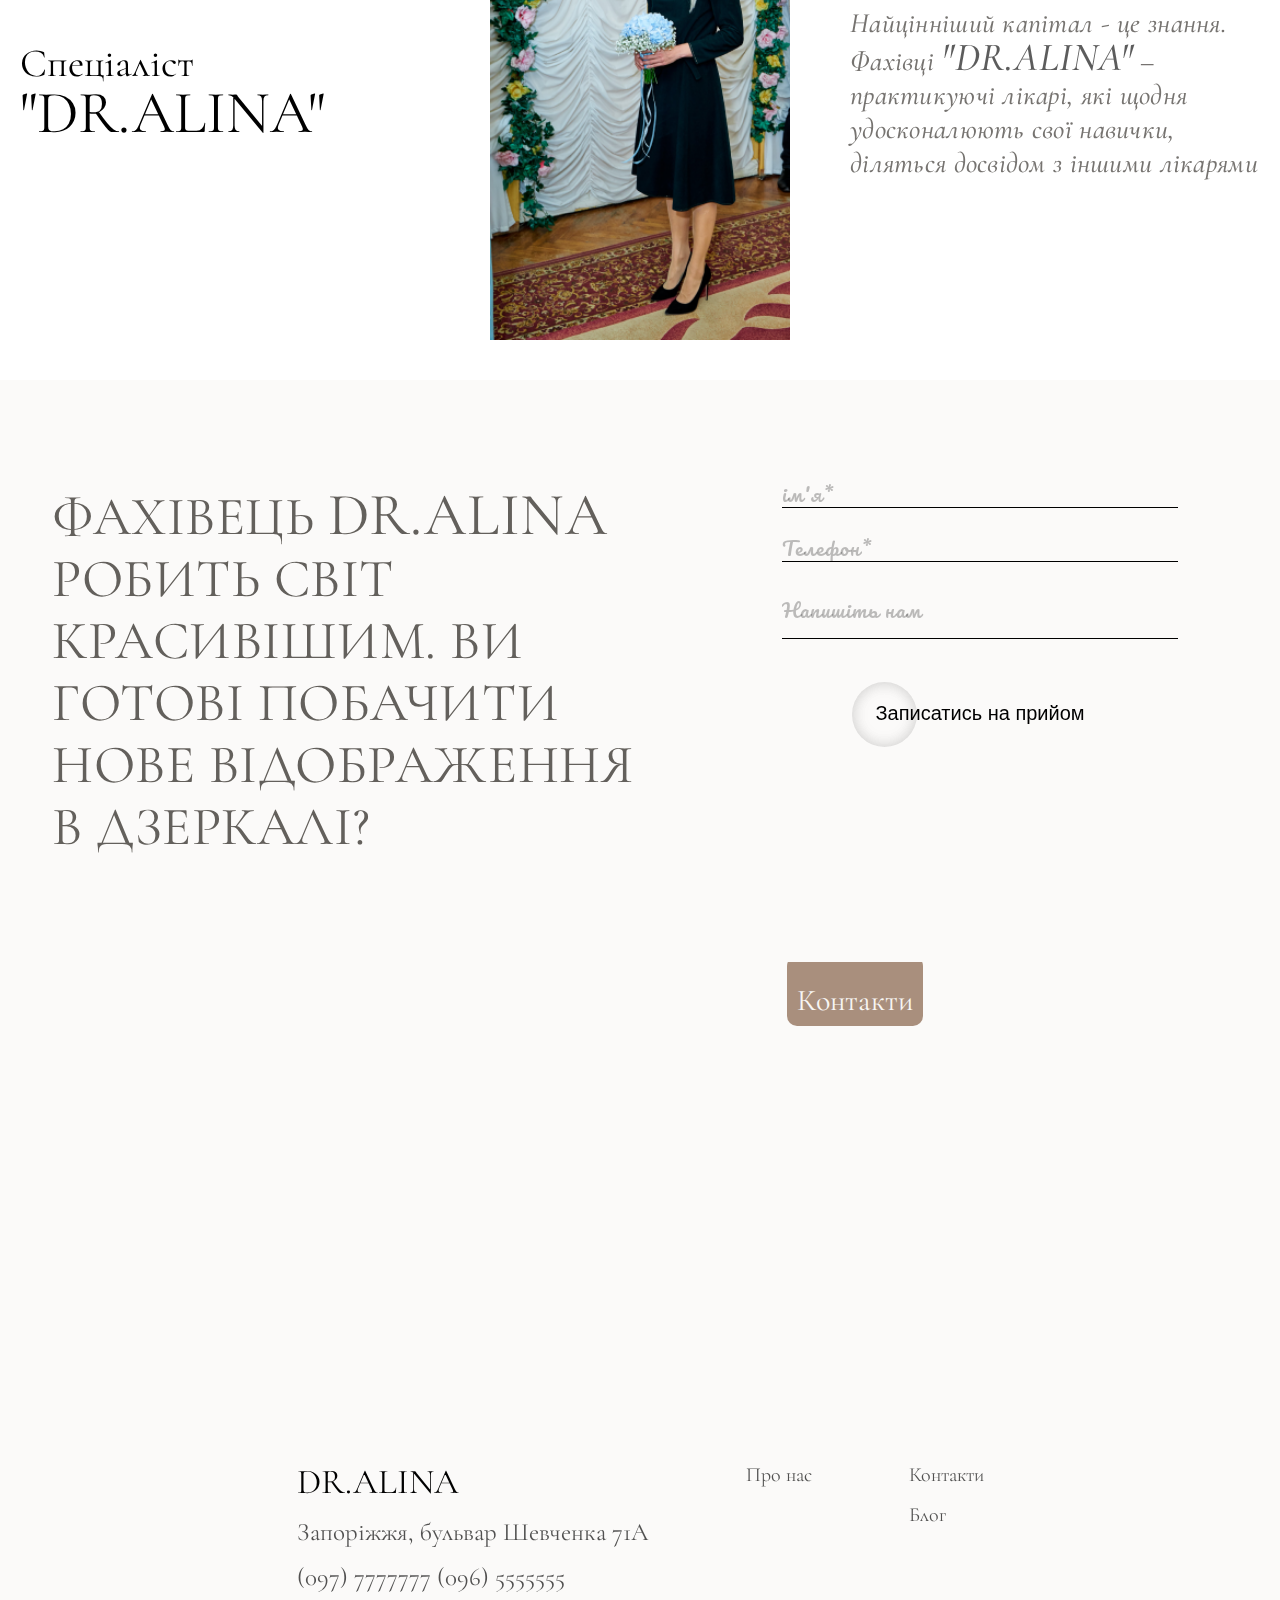
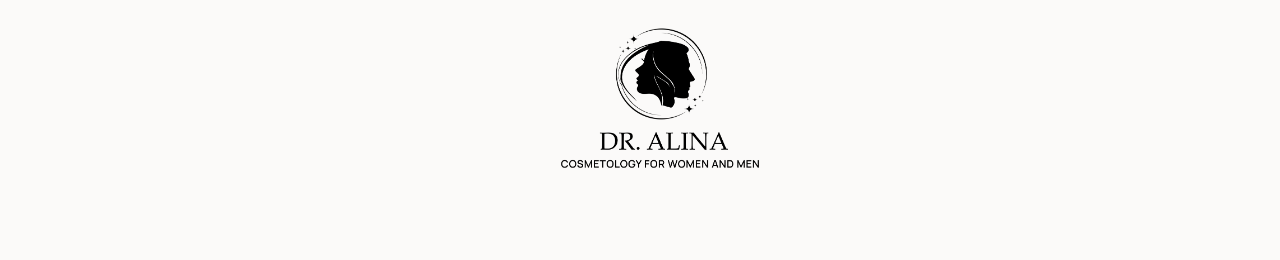
<file: pages/services/servicesIndex.html>
<!DOCTYPE html>
<html lang="ua">
  <head>
    <meta charset="UTF-8" />
    <meta name="viewport" content="width=device-width, initial-scale=1.0" />
    <link rel="stylesheet" href="css/reset.css" />
    <link rel="stylesheet" href="css/stail.css" />
    <link rel="stylesheet" href="css/servicescss.css" />

    <link rel="preconnect" href="https://fonts.googleapis.com" />
    <link rel="preconnect" href="https://fonts.gstatic.com" crossorigin />
    <link
      href="https://fonts.googleapis.com/css2?family=Bad+Script&family=Cormorant+Garamond:ital,wght@0,500;1,500&family=Golos+Text&family=Inter:wght@500;700&family=Raleway:wght@100;200;300;400;500;600;700;800;900&family=Shantell+Sans:wght@500&display=swap"
      rel="stylesheet"
    />
    <link rel="preconnect" href="https://fonts.googleapis.com" />
    <link rel="preconnect" href="https://fonts.gstatic.com" crossorigin />
    <link
      href="https://fonts.googleapis.com/css2?family=Allura&family=Bad+Script&family=Cormorant+Garamond:ital,wght@0,500;1,500&family=Golos+Text&family=Inter:wght@500;700&family=Raleway:wght@100;200;300;400;500;600;700;800;900&family=Shantell+Sans:wght@500&display=swap"
      rel="stylesheet"
    />
    <link rel="preconnect" href="https://fonts.googleapis.com" />
    <link rel="preconnect" href="https://fonts.gstatic.com" crossorigin />
    <link
      href="https://fonts.googleapis.com/css2?family=Pacifico&display=swap"
      rel="stylesheet"
    />
    <!--  -->
    <link rel="preconnect" href="https://fonts.googleapis.com" />
    <link rel="preconnect" href="https://fonts.gstatic.com" crossorigin />
    <link
      href="https://fonts.googleapis.com/css2?family=Allura&family=Bad+Script&family=Cormorant+Garamond:ital,wght@0,500;1,500&family=Golos+Text&family=Inter:wght@500;700&family=Jost&family=Raleway:wght@100;200;300;400;500;600;700;800;900&family=Shantell+Sans:wght@500&display=swap"
      rel="stylesheet"
    />
    <!-- шрифт для логотипа -->
    <link rel="preconnect" href="https://fonts.googleapis.com" />
    <link rel="preconnect" href="https://fonts.gstatic.com" crossorigin />
    <link
      href="https://fonts.googleapis.com/css2?family=Cormorant+Garamond:wght@300&display=swap"
      rel="stylesheet"
    />
    <!-- шрифт для логотипа -->

    <title>Послуги - DR.ALINA</title>
    <link rel="shortcut icon" href="img/LOGO/Аліна Фащенко logo-01.png" />
  </head>
  <body class="body">
    <!-- .......хедер........ -->
    <header class="header header-too header-thre" id="heId">
      <div class="header-top lock-padding">
        <div class="container">
          <div class="header-top__color"></div>
          <div class="header-top__container">
            <div class="header-top__logo">
              <a class="logo-a" href="../../index.html">
                <img
                  src="img/LOGO/Аліна Фащенко logo_FINAL LOGO VAR-03.png"
                  alt=""
              /></a>
            </div>

            <div class="header-top__span">
              <span class="header__span"></span>
            </div>
            <nav class="header-top__nav">
              <ul class="header-top__list">
                <li class="nav__list">
                  <a class="nav__a" href="../aboutUs/aboutUs.html">Про нас</a>
                </li>
                <li class="nav__list">
                  <a class="nav__a" href="pages/men/men.html">Чоловікам</a>
                </li>
                <li class="nav__list">
                  <a class="nav__a nav__contact" href="#section__contact"
                    >Контакти</a
                  >
                </li>
                <li class="nav__list">
                  <a
                    class="nav__a nav__a_hover nav__a_shares"
                    href="#shares__id"
                  >
                    <div class="nav__circle-block">
                      <span class="nav__circle-span"></span>
                    </div>
                    Записатися на прийом</a
                  >
                </li>
              </ul>
            </nav>
          </div>
        </div>
      </div>
      <div class="container">
        <div class="header-text__container">
          <div class="header-text__block">
            <h1 class="header__tetle">
              Клініка лазерної медицини та косметології
              <span class="header__tetle-span">DR.ALINA</span>
            </h1>
          </div>
        </div>
      </div>
    </header>
    <!-- .......хедер........ -->

    <!-- .......контент........ -->
    <section class="content">
      <div class="container">
        <div class="services__block">
          <div class="services__title">Наші послуги</div>
          <div class="services__block_flex">
            <div class="services__content">
              <div class="services__content_block">
                <a
                  class="services__content_img services__content_img-befor"
                  href="pages/Dermatology/Dermatology.html"
                >
                  <span class="services__content_span">Дерматологія</span></a
                >
              </div>
              <div class="services__content_block">
                <a
                  class="services__content_img-1 services__content_img-befor"
                  href="pages/dermatoOncology/dermatoOncology.html"
                >
                  <span class="services__content_span"
                    >Лазерна хірургія, Дерматоонкологія</span
                  ></a
                >
              </div>
            </div>
            <div class="services__content">
              <div class="services__content_block">
                <a
                  class="services__content_img-2 services__content_img-befor"
                  href="pages/antiAge/antiAge.html"
                >
                  <span class="services__content_span"
                    >Anti-age медицина</span
                  ></a
                >
              </div>
              <div class="services__content_block">
                <a
                  class="services__content_img-3 services__content_img-befor"
                  href="pages/cosmetology/cosmetology.html"
                >
                  <span class="services__content_span">Косметологія</span></a
                >
              </div>
            </div>
            <div class="services__content">
              <div class="services__content_block">
                <a
                  class="services__content_img-4 services__content_img-befor"
                  href="pages/plastic/plastic.html"
                >
                  <span class="services__content_span"
                    >Пластична хірургія</span
                  ></a
                >
              </div>
              <div class="services__content_block">
                <a
                  class="services__content_img-5 services__content_img-befor"
                  href="pages/men/men.html"
                >
                  <span class="services__content_span"
                    >Процедури для чоловіків</span
                  ></a
                >
              </div>
            </div>
            <div class="services__content">
              <div class="services__content_block">
                <a
                  class="services__content_img-6 services__content_img-befor"
                  href="pages/gynecology/gynecology.html"
                >
                  <span class="services__content_span">Гінекологія</span></a
                >
              </div>
            </div>
          </div>
        </div>
      </div>
    </section>
    <!-- .......контент........ -->

    <!-- ...........Спеціалісти......... -->
    <section class="specialists">
      <div class="container">
        <div class="specialist__flex">
          <div class="specialists__title">
            <div>Спеціаліст <span class="logo__span">"DR.ALINA"</span></div>
          </div>

          <div class="specialists__img">
            <img src="img/specialists/DSC8232.png" alt="specialists__img" />
          </div>
          <div class="specialists__txt">
            <div>
              Найцінніший капітал - це знання. Фахівці
              <span class="logo__span">"DR.ALINA"</span> – практикуючі лікарі,
              які щодня удосконалюють свої навички, діляться досвідом з іншими
              лікарями
            </div>
          </div>
        </div>
      </div>
    </section>
    <!-- ...........Спеціалісти......... -->

    <!-- .........акции.......... -->
    <section class="shares" id="shares__id">
      <div class="container">
        <div class="shares__block-flex">
          <div class="shares__block-text">
            ФАХІВЕЦЬ <span class="logo__span">DR.ALINA</span> РОБИТЬ СВІТ
            КРАСИВІШИМ. ВИ ГОТОВІ ПОБАЧИТИ НОВЕ ВІДОБРАЖЕННЯ В ДЗЕРКАЛІ?
          </div>
          <!-- форма -->
          <!--  -->
          <div class="wrapper">
            <div class="form">
              <form class="form__body" id="form" action="#">
                <!-- поля для ввода эмейла и имени -->
                <!--  -->
                <div class="form__item">
                  <input
                    class="form__input _req"
                    id="formName"
                    placeholder="ім'я*"
                    type="text"
                    name="name"
                  />
                </div>
                <div class="form__item">
                  <input
                    class="form__input _req"
                    id="formPhone"
                    placeholder="Телефон*"
                    type="tel"
                    name="tel"
                  />
                </div>
                <!--  -->
                <!-- поля для ввода эмейла и имени -->

                <!-- поле для ввода текста -->
                <!--  -->
                <div class="form__item">
                  <textarea
                    class="form__input"
                    oninput="auto_grow(this)"
                    name="message"
                    id="formMessage"
                    placeholder="Напишіть нам"
                  ></textarea>
                </div>
                <!--  -->
                <!-- поле для ввода текста -->
                <!-- кнопка отправки формы -->
                <!--  -->
                <button class="form__button" type="submit">
                  <span class="form__button__span _zapis"></span>
                  Записатись на прийом
                </button>
                <!--  -->
                <!-- кнопка отправки формы -->
              </form>
            </div>
          </div>
          <!--  -->
          <!-- форма -->
        </div>
      </div>
    </section>
    <!-- .........акции.......... -->

    <!-- .........контакты.......... -->
    <section id="section__contact" class="section__contact-map">
      <div class="map-contact">
        <div class="contacts__span-block_js contacts__span-block">
          <span class="contacts__span_btn">Контакти </span>
        </div>

        <div class="contacts__block_js contacts__block">
          <div class="contacts__text">
            <div class="contacts__text_title">Ми чекаємо на вас у гості</div>
            <ul class="contacts__list">
              <li class="contacts__li">
                <img
                  src="img/contacts/map-pin-svgrepo-com.svg"
                  alt="map"
                />бульвар Шевченка 71А
              </li>
              <li class="contacts__li">
                <a class="contacts__a" href="tel:0965555555"
                  ><img
                    src="img/contacts/smartphone-svgrepo-com.svg"
                    alt="smartphone"
                  />
                  (096)5555555</a
                >
              </li>
              <li class="contacts__li">
                <a class="contacts__a" href="mailto:atAlina's@gmail.com"
                  ><img
                    src="img/contacts/mail-svgrepo-com.svg"
                    alt="mail"
                  />atAlina's@gmail.com</a
                >
              </li>
            </ul>
          </div>
        </div>
        <iframe
          src="https://www.google.com/maps/embed?pb=!1m18!1m12!1m3!1d10711.078779147578!2d35.09788731342264!3d47.84405487121948!2m3!1f0!2f0!3f0!3m2!1i1024!2i768!4f13.1!3m3!1m2!1s0x40dc60d701559de5%3A0xe24228ed901b67fa!2z0KXQvtGA0YLQuNGG0LAg0J_QsNC70LDRhg!5e0!3m2!1sru!2sua!4v1697320743545!5m2!1sru!2sua"
          width="100%"
          height="450"
          style="border: 0"
          allowfullscreen=""
          loading="lazy"
          referrerpolicy="no-referrer-when-downgrade"
        ></iframe>
      </div>
    </section>
    <!-- .........контакты.......... -->

    <!-- ..........ФУТЕР ...........*/ -->
    <footer class="footer">
      <div class="container">
        <div class="footer__block-flex">
          <div class="footer__block_1">
            <div class="footer__block_title">
              <span class="header-logo__span">DR.ALINA</span>
            </div>
            <div class="footer__block_paragraf">
              <p>
                Запоріжжя,
                <span class="footer__block-paragraf_span">
                  бульвар Шевченка 71А</span
                >
              </p>
              <p>
                (097) 7777777
                <span class="footer__block-paragraf_span">(096) 5555555</span>
              </p>
            </div>
          </div>
          <div class="footer__block_2">
            <div class="footer__block_2-text">
              <a href="../aboutUs/aboutUs.html">Про нас</a>
            </div>
          </div>
          <div class="footer__block_3">
            <div class="footer__block_2-text">
              <a href="#section__contact">Контакти</a>
              <a href="../blog/blog.html">Блог</a>
            </div>
          </div>
        </div>
      </div>
      <div class="footer-logo">
        <div class="footer__img">
          <img src="img/LOGO/Аліна Фащенко logo_FINAL LOGO VAR-02.png" alt="" />
        </div>
      </div>
    </footer>
    <!-- ..........ФУТЕР ...........*/ -->

    <!--  \/   попапы  \/  -->
    <!-- попап заполните обязательные поля  -->
    <!--  -->
    <div class="popup allFields">
      <div class="popup__body">
        <div class="popup__content">
          <span class="popup__close">X</span>
          <div class="popup__title">
            Будьласка заповніть усі обовьязкові поля " * "
          </div>
        </div>
      </div>
    </div>
    <!--  -->
    <!-- попап заполните обязательные поля  -->

    <!--ошибка отправки  -->
    <!--  -->
    <div class="popup sendingError">
      <div class="popup__body">
        <div class="popup__content">
          <span class="popup__close">X</span>
          <div class="popup__title">Помилка відправлення повідомлення.</div>
        </div>
      </div>
    </div>
    <!--  -->
    <!-- ошибка отправки  -->

    <!--Разрешенны только изображенния  -->
    <!--  -->
    <div class="popup imageIsAllowed">
      <div class="popup__body">
        <div class="popup__content">
          <span class="popup__close">X</span>
          <div class="popup__title">Дозволено лише зображення.</div>
        </div>
      </div>
    </div>
    <!--  -->
    <!-- Разрешенны только изображенния  -->

    <!--Файл должен быть меньше 2МБ  -->
    <!--  -->
    <div class="popup fileMore">
      <div class="popup__body">
        <div class="popup__content">
          <span class="popup__close">X</span>
          <div class="popup__title">Файл має бути не быльше за 2МБ.</div>
        </div>
      </div>
    </div>
    <!--  -->
    <!-- Файл должен быть меньше 2МБ  -->

    <!--Ошибка вывода изображения -->
    <!--  -->
    <div class="popup imageError">
      <div class="popup__body">
        <div class="popup__content">
          <span class="popup__close">X</span>
          <div class="popup__title">Помилка виведення зображення.</div>
        </div>
      </div>
    </div>
    <!--  -->
    <!-- Ошибка вывода изображения  -->

    <!--форма в попапе дерматоскопия  -->
    <!--  -->
    <div class="popup dermatoscopy _popup-form _popup-js">
      <div class="popup__body">
        <div class="popup__content popup__content_form">
          <span class="popup__close">X</span>
          <!-- form  -->
          <div class="wrapper">
            <div class="for">
              <form class="form__body" id="form_popup" action="#">
                <!-- поля для ввода эмейла и имени -->
                <!--  -->
                <div class="form__item">
                  <input
                    class="form__input"
                    id="formName"
                    type="text"
                    name="name"
                    placeholder="Ім'я"
                  />
                </div>
                <div class="form__item">
                  <input
                    class="form__input"
                    id="formPfone"
                    type="tel"
                    name="tel"
                    placeholder="Телефон"
                  />
                </div>
                <div class="form__item">
                  <input
                    class="form__input _requz _email"
                    id="formEmail"
                    type="text"
                    name="email"
                    placeholder="Пошта"
                  />
                </div>
                <!--  -->
                <!-- поля для ввода эмейла телефона и имени -->

                <!-- поле для ввода текста -->
                <!--  -->
                <div class="form__item">
                  <textarea
                    class="form__input"
                    oninput="auto_grow(this)"
                    name="message"
                    id="formMessage"
                    placeholder="Опишіть вашу проблему"
                  ></textarea>
                </div>
                <!--  -->
                <!-- поле для ввода текста -->

                <!-- Прикрепление файла -->
                <!--  -->
                <div class="form__item">
                  <div class="form__label">Додати фото</div>
                  <div class="file">
                    <div class="file__item">
                      <input
                        class="file__input"
                        id="formImage"
                        accept=".jpg, .png, .gif"
                        type="file"
                        name="image"
                      />
                      <div class="file__botton">Вибрати</div>
                    </div>
                    <!--плоле для создания превью-->
                    <div class="file__preview" id="formPreview"></div>
                    <!--плоле для создания превью-->
                  </div>
                </div>
                <!--  -->
                <!-- кнопка отправки формы -->
                <!--  -->
                <button class="form__button" type="submit">Відправити</button>
                <!--  -->
                <!-- кнопка отправки формы -->
              </form>
            </div>
          </div>
          <!-- form -->
        </div>
      </div>
    </div>
    <!--  -->
    <!-- форма в попапе дерматоскопия  -->

    <script src="js/main.js"></script>
    <script src="js/popup.js"></script>
    <script src="js/dermatoscopy.js"></script>
  </body>
</html>
</file>
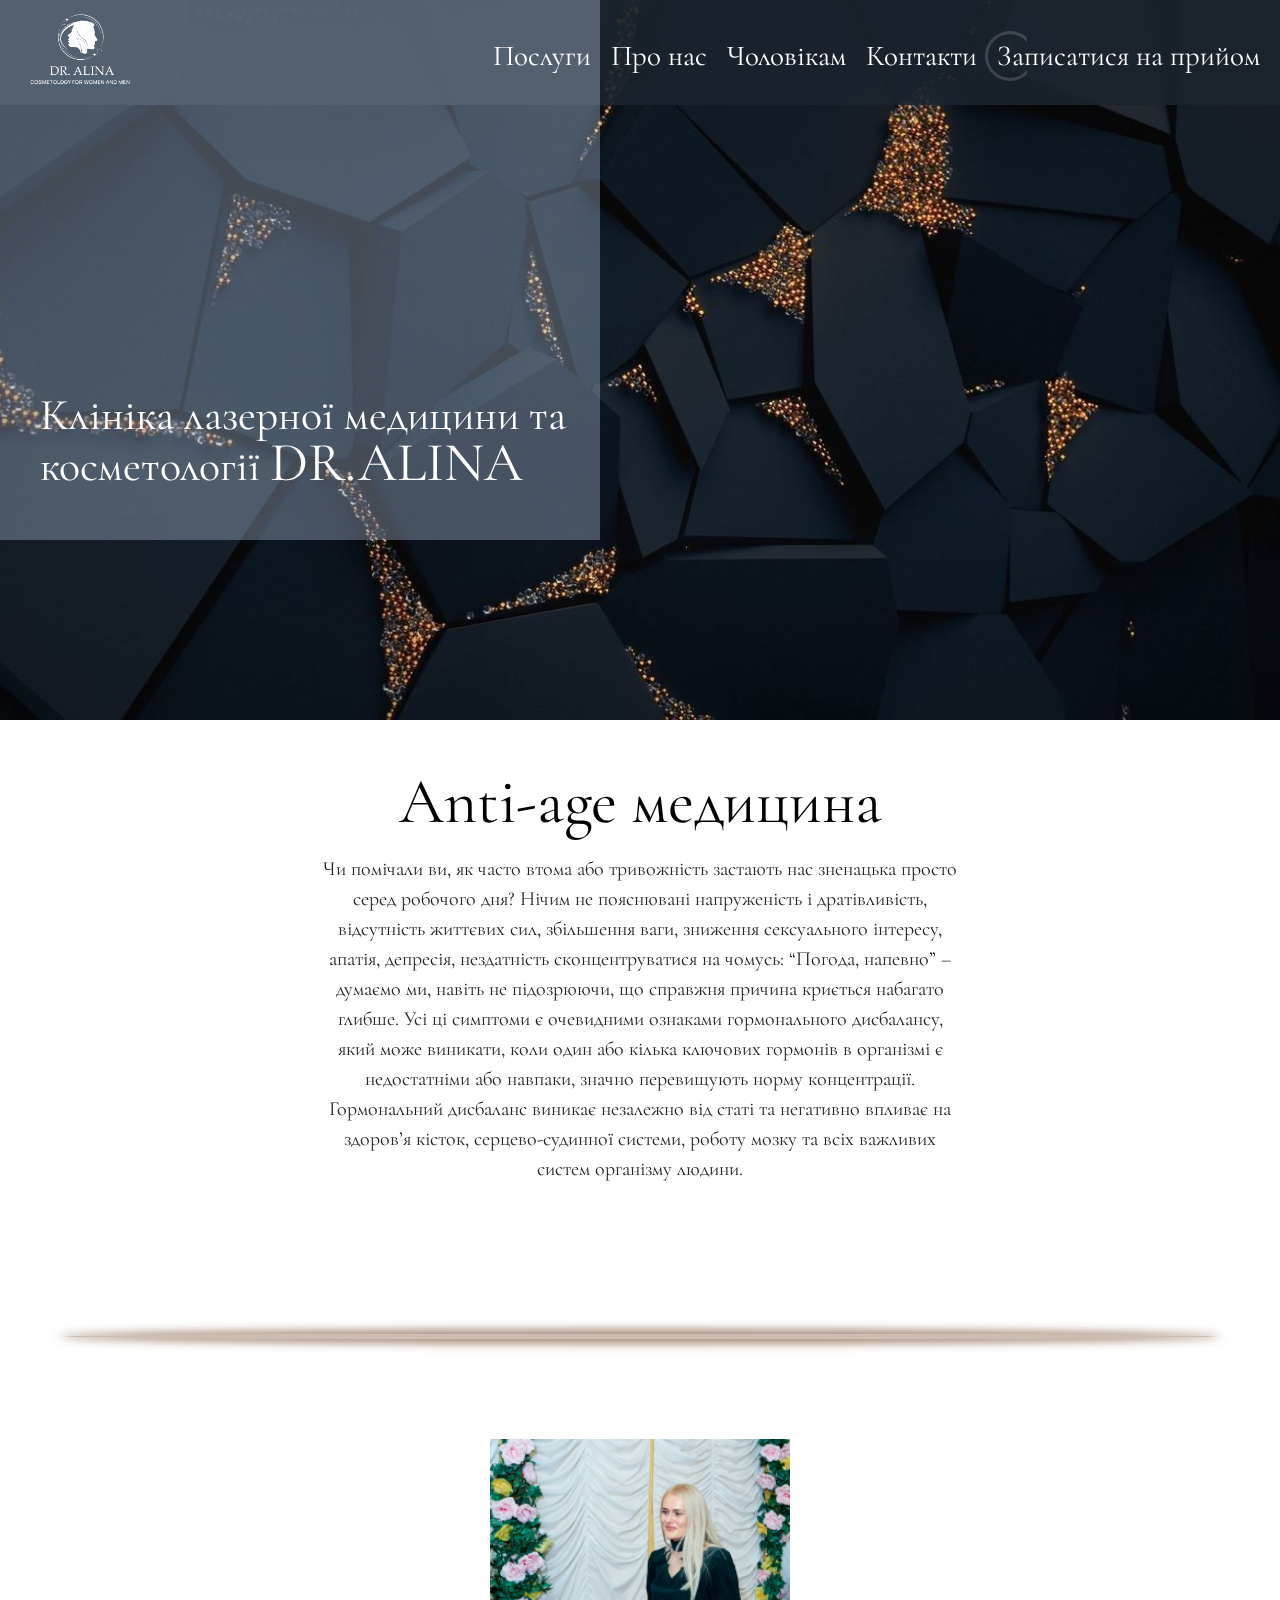
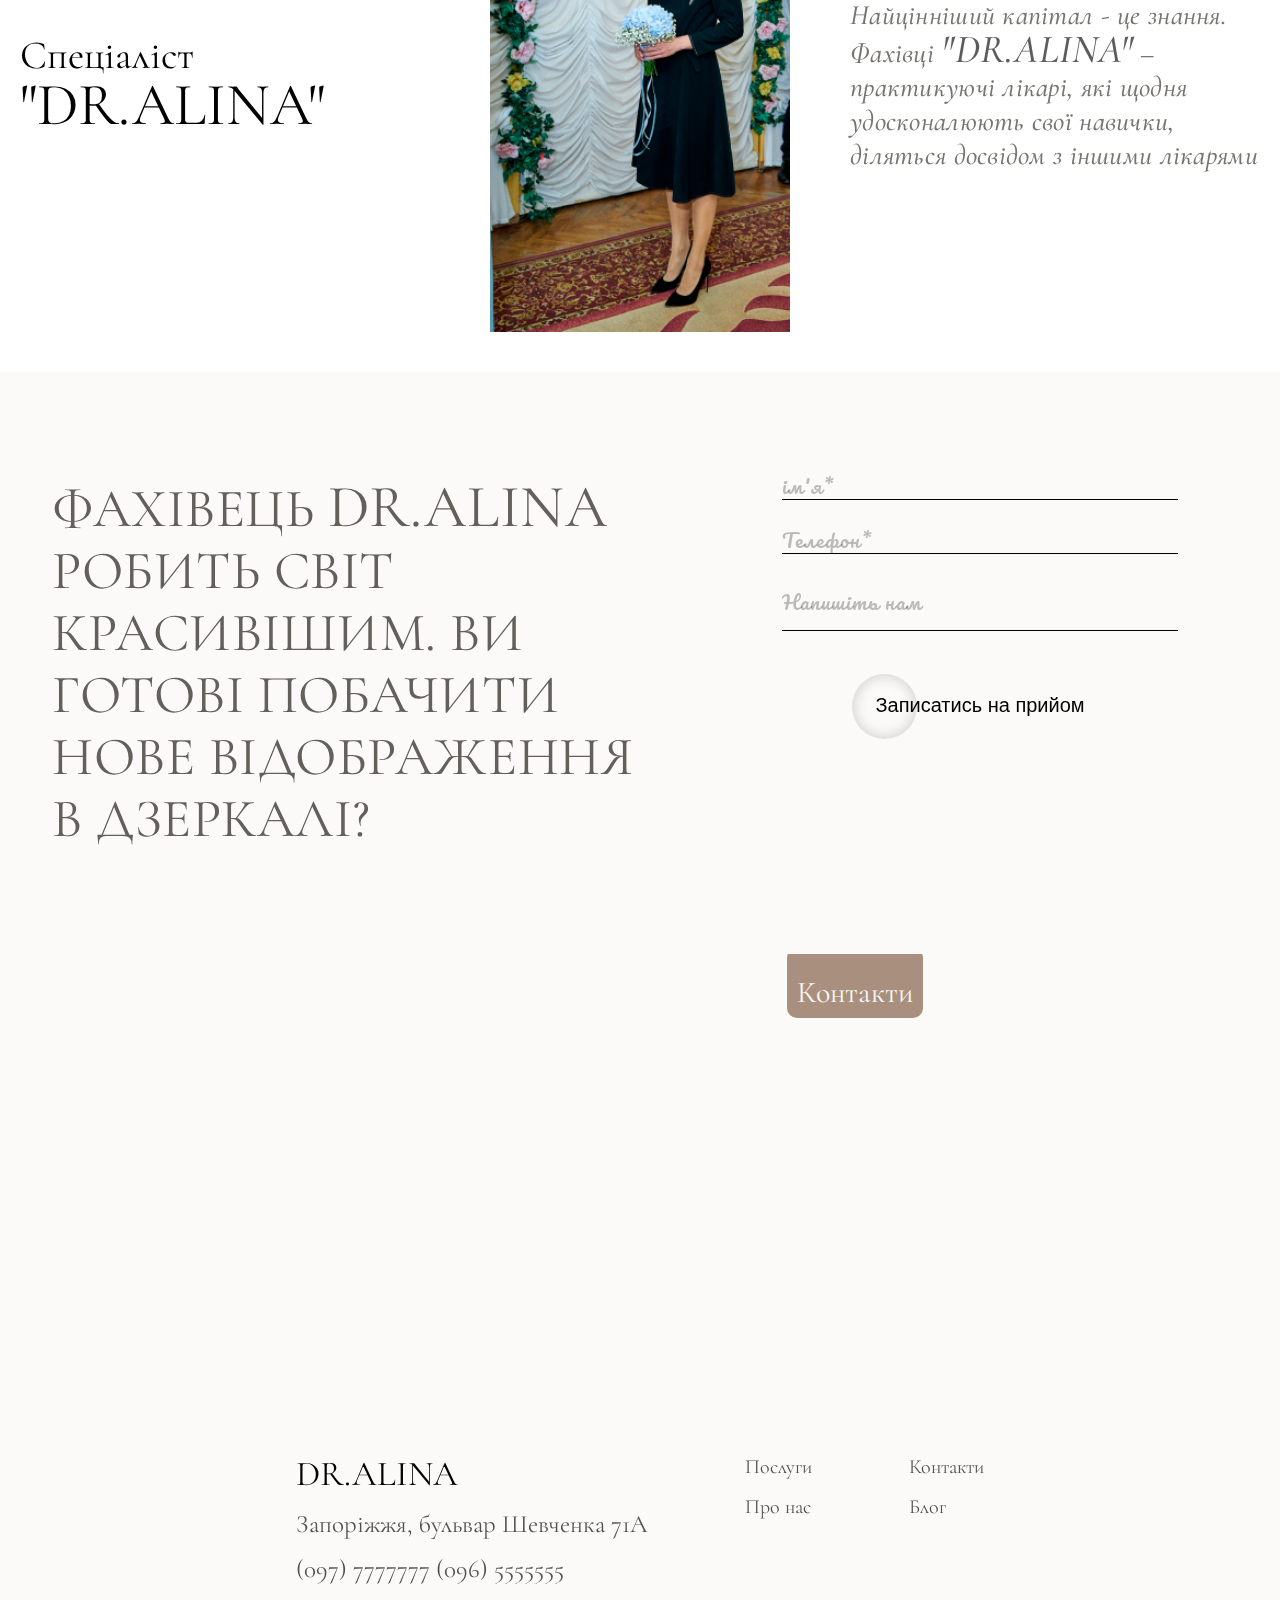
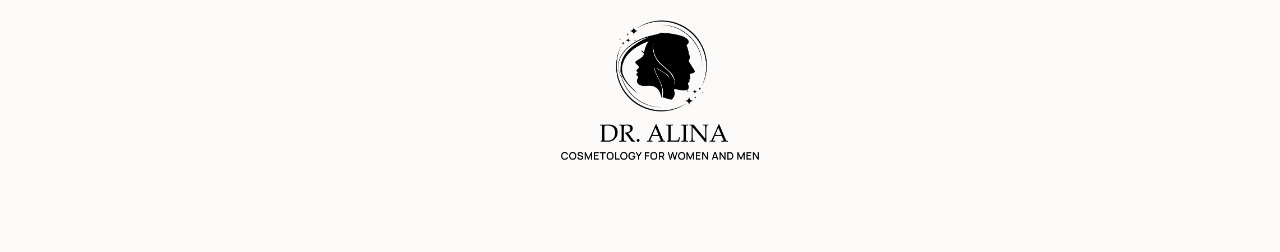
<file: pages/services/pages/antiAge/antiAge.html>
<!DOCTYPE html>
<html lang="ua">
  <head>
    <meta charset="UTF-8" />
    <meta name="viewport" content="width=device-width, initial-scale=1.0" />
    <link rel="stylesheet" href="css/reset.css" />
    <link rel="stylesheet" href="css/stail.css" />
    <link rel="stylesheet" href="css/antiAge.css" />

    <link rel="preconnect" href="https://fonts.googleapis.com" />
    <link rel="preconnect" href="https://fonts.gstatic.com" crossorigin />
    <link
      href="https://fonts.googleapis.com/css2?family=Bad+Script&family=Cormorant+Garamond:ital,wght@0,500;1,500&family=Golos+Text&family=Inter:wght@500;700&family=Raleway:wght@100;200;300;400;500;600;700;800;900&family=Shantell+Sans:wght@500&display=swap"
      rel="stylesheet"
    />
    <link rel="preconnect" href="https://fonts.googleapis.com" />
    <link rel="preconnect" href="https://fonts.gstatic.com" crossorigin />
    <link
      href="https://fonts.googleapis.com/css2?family=Allura&family=Bad+Script&family=Cormorant+Garamond:ital,wght@0,500;1,500&family=Golos+Text&family=Inter:wght@500;700&family=Raleway:wght@100;200;300;400;500;600;700;800;900&family=Shantell+Sans:wght@500&display=swap"
      rel="stylesheet"
    />
    <link rel="preconnect" href="https://fonts.googleapis.com" />
    <link rel="preconnect" href="https://fonts.gstatic.com" crossorigin />
    <link
      href="https://fonts.googleapis.com/css2?family=Pacifico&display=swap"
      rel="stylesheet"
    />
    <!--  -->
    <link rel="preconnect" href="https://fonts.googleapis.com" />
    <link rel="preconnect" href="https://fonts.gstatic.com" crossorigin />
    <link
      href="https://fonts.googleapis.com/css2?family=Allura&family=Bad+Script&family=Cormorant+Garamond:ital,wght@0,500;1,500&family=Golos+Text&family=Inter:wght@500;700&family=Jost&family=Raleway:wght@100;200;300;400;500;600;700;800;900&family=Shantell+Sans:wght@500&display=swap"
      rel="stylesheet"
    />
    <!-- шрифт для логотипа -->
    <link rel="preconnect" href="https://fonts.googleapis.com" />
    <link rel="preconnect" href="https://fonts.gstatic.com" crossorigin />
    <link
      href="https://fonts.googleapis.com/css2?family=Cormorant+Garamond:wght@300&display=swap"
      rel="stylesheet"
    />
    <!-- шрифт для логотипа -->

    <title>Anti-age - DR.ALINA</title>
    <link rel="shortcut icon" href="img/LOGO/Аліна Фащенко logo-01.png" />
  </head>
  <body class="body">
    <!-- .......хедер........ -->
    <header class="header header-too header-thre" id="heId">
      <div class="header-top lock-padding">
        <div class="container">
          <div class="header-top__color"></div>
          <div class="header-top__container">
            <div class="header-top__logo">
              <a class="logo-a" href="../../../../index.html">
                <img
                  src="img/LOGO/Аліна Фащенко logo_FINAL LOGO VAR-03.png"
                  alt=""
              /></a>
            </div>

            <div class="header-top__span">
              <span class="header__span"></span>
            </div>
            <nav class="header-top__nav">
              <ul class="header-top__list">
                <li class="nav__list">
                  <a class="nav__a" href="../../servicesIndex.html">Послуги</a>
                </li>
                <li class="nav__list">
                  <a class="nav__a" href="../../../aboutUs/aboutUs.html"
                    >Про нас</a
                  >
                </li>
                <li class="nav__list">
                  <a class="nav__a" href="../men/men.html">Чоловікам</a>
                </li>
                <li class="nav__list">
                  <a class="nav__a nav__contact" href="#section__contact"
                    >Контакти</a
                  >
                </li>
                <li class="nav__list">
                  <a
                    class="nav__a nav__a_hover nav__a_shares"
                    href="#shares__id"
                  >
                    <div class="nav__circle-block">
                      <span class="nav__circle-span"></span>
                    </div>
                    Записатися на прийом</a
                  >
                </li>
              </ul>
            </nav>
          </div>
        </div>
      </div>
      <div class="container">
        <div class="header-text__container">
          <div class="header-text__block">
            <h1 class="header__tetle">
              Клініка лазерної медицини та косметології
              <span class="header__tetle-span">DR.ALINA</span>
            </h1>
          </div>
        </div>
      </div>
    </header>
    <!-- .......хедер........ -->

    <!-- .......контент........ -->
    <div class="content-bloc">
      <div class="content__wraper">
        <h1 class="content__h1">Anti-age медицина</h1>
        <p class="content__p">
          Чи помічали ви, як часто втома або тривожність застають нас зненацька
          просто серед робочого дня? Нічим не пояснювані напруженість і
          дратівливість, відсутність життєвих сил, збільшення ваги, зниження
          сексуального інтересу, апатія, депресія, нездатність сконцентруватися
          на чомусь: “Погода, напевно” – думаємо ми, навіть не підозрюючи, що
          справжня причина криється набагато глибше. Усі ці симптоми є
          очевидними ознаками гормонального дисбалансу, який може виникати, коли
          один або кілька ключових гормонів в організмі є недостатніми або
          навпаки, значно перевищують норму концентрації. Гормональний дисбаланс
          виникає незалежно від статі та негативно впливає на здоров’я кісток,
          серцево-судинної системи, роботу мозку та всіх важливих систем
          організму людини.
        </p>
      </div>
    </div>
    <!-- .......контент........ -->

    <!-- ...........Спеціалісти......... -->
    <section class="specialists">
      <div class="container">
        <div class="specialist__flex">
          <div class="specialists__title">
            <div>Спеціаліст <span class="logo__span">"DR.ALINA"</span></div>
          </div>

          <div class="specialists__img">
            <img src="img/specialists/DSC8232.png" alt="specialists__img" />
          </div>
          <div class="specialists__txt">
            <div>
              Найцінніший капітал - це знання. Фахівці
              <span class="logo__span">"DR.ALINA"</span> – практикуючі лікарі,
              які щодня удосконалюють свої навички, діляться досвідом з іншими
              лікарями
            </div>
          </div>
        </div>
      </div>
    </section>
    <!-- ...........Спеціалісти......... -->

    <!-- .........акции.......... -->
    <section class="shares" id="shares__id">
      <div class="container">
        <div class="shares__block-flex">
          <div class="shares__block-text">
            ФАХІВЕЦЬ <span class="logo__span">DR.ALINA</span> РОБИТЬ СВІТ
            КРАСИВІШИМ. ВИ ГОТОВІ ПОБАЧИТИ НОВЕ ВІДОБРАЖЕННЯ В ДЗЕРКАЛІ?
          </div>
          <!-- форма -->
          <!--  -->
          <div class="wrapper">
            <div class="form">
              <form class="form__body" id="form" action="#">
                <!-- поля для ввода эмейла и имени -->
                <!--  -->
                <div class="form__item">
                  <input
                    class="form__input _req"
                    id="formName"
                    placeholder="ім'я*"
                    type="text"
                    name="name"
                  />
                </div>
                <div class="form__item">
                  <input
                    class="form__input _req"
                    id="formPhone"
                    placeholder="Телефон*"
                    type="tel"
                    name="tel"
                  />
                </div>
                <!--  -->
                <!-- поля для ввода эмейла и имени -->

                <!-- поле для ввода текста -->
                <!--  -->
                <div class="form__item">
                  <textarea
                    class="form__input"
                    oninput="auto_grow(this)"
                    name="message"
                    id="formMessage"
                    placeholder="Напишіть нам"
                  ></textarea>
                </div>
                <!--  -->
                <!-- поле для ввода текста -->
                <!-- кнопка отправки формы -->
                <!--  -->
                <button class="form__button" type="submit">
                  <span class="form__button__span _zapis"></span>
                  Записатись на прийом
                </button>
                <!--  -->
                <!-- кнопка отправки формы -->
              </form>
            </div>
          </div>
          <!--  -->
          <!-- форма -->
        </div>
      </div>
    </section>
    <!-- .........акции.......... -->

    <!-- .........контакты.......... -->
    <section id="section__contact" class="section__contact-map">
      <div class="map-contact">
        <div class="contacts__span-block_js contacts__span-block">
          <span class="contacts__span_btn">Контакти </span>
        </div>

        <div class="contacts__block_js contacts__block">
          <div class="contacts__text">
            <div class="contacts__text_title">Ми чекаємо на вас у гості</div>
            <ul class="contacts__list">
              <li class="contacts__li">
                <img
                  src="img/contacts/map-pin-svgrepo-com.svg"
                  alt="map"
                />бульвар Шевченка 71А
              </li>
              <li class="contacts__li">
                <a class="contacts__a" href="tel:0965555555"
                  ><img
                    src="img/contacts/smartphone-svgrepo-com.svg"
                    alt="smartphone"
                  />
                  (096)5555555</a
                >
              </li>
              <li class="contacts__li">
                <a class="contacts__a" href="mailto:atAlina's@gmail.com"
                  ><img
                    src="img/contacts/mail-svgrepo-com.svg"
                    alt="mail"
                  />atAlina's@gmail.com</a
                >
              </li>
            </ul>
          </div>
        </div>
        <iframe
          src="https://www.google.com/maps/embed?pb=!1m18!1m12!1m3!1d10711.078779147578!2d35.09788731342264!3d47.84405487121948!2m3!1f0!2f0!3f0!3m2!1i1024!2i768!4f13.1!3m3!1m2!1s0x40dc60d701559de5%3A0xe24228ed901b67fa!2z0KXQvtGA0YLQuNGG0LAg0J_QsNC70LDRhg!5e0!3m2!1sru!2sua!4v1697320743545!5m2!1sru!2sua"
          width="100%"
          height="450"
          style="border: 0"
          allowfullscreen=""
          loading="lazy"
          referrerpolicy="no-referrer-when-downgrade"
        ></iframe>
      </div>
    </section>
    <!-- .........контакты.......... -->

    <!-- ..........ФУТЕР ...........*/ -->
    <footer class="footer">
      <div class="container">
        <div class="footer__block-flex">
          <div class="footer__block_1">
            <div class="footer__block_title">
              <span class="header-logo__span">DR.ALINA</span>
            </div>
            <div class="footer__block_paragraf">
              <p>
                Запоріжжя,
                <span class="footer__block-paragraf_span">
                  бульвар Шевченка 71А</span
                >
              </p>
              <p>
                (097) 7777777
                <span class="footer__block-paragraf_span">(096) 5555555</span>
              </p>
            </div>
          </div>
          <div class="footer__block_2">
            <div class="footer__block_2-text">
              <a href="../../servicesIndex.html">Послуги</a>
              <a href="../../../aboutUs/aboutUs.html">Про нас</a>
            </div>
          </div>
          <div class="footer__block_3">
            <div class="footer__block_2-text">
              <a href="#section__contact">Контакти</a>
              <a href="../../../blog/blog.html">Блог</a>
            </div>
          </div>
        </div>
      </div>
      <div class="footer-logo">
        <div class="footer__img">
          <img src="img/LOGO/Аліна Фащенко logo_FINAL LOGO VAR-02.png" alt="" />
        </div>
      </div>
    </footer>
    <!-- ..........ФУТЕР ...........*/ -->

    <!--  \/   попапы  \/  -->
    <!-- попап заполните обязательные поля  -->
    <!--  -->
    <div class="popup allFields">
      <div class="popup__body">
        <div class="popup__content">
          <span class="popup__close">X</span>
          <div class="popup__title">
            Будьласка заповніть усі обовьязкові поля " * "
          </div>
        </div>
      </div>
    </div>
    <!--  -->
    <!-- попап заполните обязательные поля  -->

    <!--ошибка отправки  -->
    <!--  -->
    <div class="popup sendingError">
      <div class="popup__body">
        <div class="popup__content">
          <span class="popup__close">X</span>
          <div class="popup__title">Помилка відправлення повідомлення.</div>
        </div>
      </div>
    </div>
    <!--  -->
    <!-- ошибка отправки  -->

    <!--Разрешенны только изображенния  -->
    <!--  -->
    <div class="popup imageIsAllowed">
      <div class="popup__body">
        <div class="popup__content">
          <span class="popup__close">X</span>
          <div class="popup__title">Дозволено лише зображення.</div>
        </div>
      </div>
    </div>
    <!--  -->
    <!-- Разрешенны только изображенния  -->

    <!--Файл должен быть меньше 2МБ  -->
    <!--  -->
    <div class="popup fileMore">
      <div class="popup__body">
        <div class="popup__content">
          <span class="popup__close">X</span>
          <div class="popup__title">Файл має бути не быльше за 2МБ.</div>
        </div>
      </div>
    </div>
    <!--  -->
    <!-- Файл должен быть меньше 2МБ  -->

    <!--Ошибка вывода изображения -->
    <!--  -->
    <div class="popup imageError">
      <div class="popup__body">
        <div class="popup__content">
          <span class="popup__close">X</span>
          <div class="popup__title">Помилка виведення зображення.</div>
        </div>
      </div>
    </div>
    <!--  -->
    <!-- Ошибка вывода изображения  -->

    <!--форма в попапе дерматоскопия  -->
    <!--  -->
    <div class="popup dermatoscopy _popup-form _popup-js">
      <div class="popup__body">
        <div class="popup__content popup__content_form">
          <span class="popup__close">X</span>
          <!-- form  -->
          <div class="wrapper">
            <div class="for">
              <form class="form__body" id="form_popup" action="#">
                <!-- поля для ввода эмейла и имени -->
                <!--  -->
                <div class="form__item">
                  <input
                    class="form__input"
                    id="formName"
                    type="text"
                    name="name"
                    placeholder="Ім'я"
                  />
                </div>
                <div class="form__item">
                  <input
                    class="form__input"
                    id="formPfone"
                    type="tel"
                    name="tel"
                    placeholder="Телефон"
                  />
                </div>
                <div class="form__item">
                  <input
                    class="form__input _requz _email"
                    id="formEmail"
                    type="text"
                    name="email"
                    placeholder="Пошта"
                  />
                </div>
                <!--  -->
                <!-- поля для ввода эмейла телефона и имени -->

                <!-- поле для ввода текста -->
                <!--  -->
                <div class="form__item">
                  <textarea
                    class="form__input"
                    oninput="auto_grow(this)"
                    name="message"
                    id="formMessage"
                    placeholder="Опишіть вашу проблему"
                  ></textarea>
                </div>
                <!--  -->
                <!-- поле для ввода текста -->

                <!-- Прикрепление файла -->
                <!--  -->
                <div class="form__item">
                  <div class="form__label">Додати фото</div>
                  <div class="file">
                    <div class="file__item">
                      <input
                        class="file__input"
                        id="formImage"
                        accept=".jpg, .png, .gif"
                        type="file"
                        name="image"
                      />
                      <div class="file__botton">Вибрати</div>
                    </div>
                    <!--плоле для создания превью-->
                    <div class="file__preview" id="formPreview"></div>
                    <!--плоле для создания превью-->
                  </div>
                </div>
                <!--  -->
                <!-- кнопка отправки формы -->
                <!--  -->
                <button class="form__button" type="submit">Відправити</button>
                <!--  -->
                <!-- кнопка отправки формы -->
              </form>
            </div>
          </div>
          <!-- form -->
        </div>
      </div>
    </div>
    <!--  -->
    <!-- форма в попапе дерматоскопия  -->

    <script src="js/main.js"></script>
    <script src="js/popup.js"></script>
    <script src="js/dermatoscopy.js"></script>
  </body>
</html>
</file>
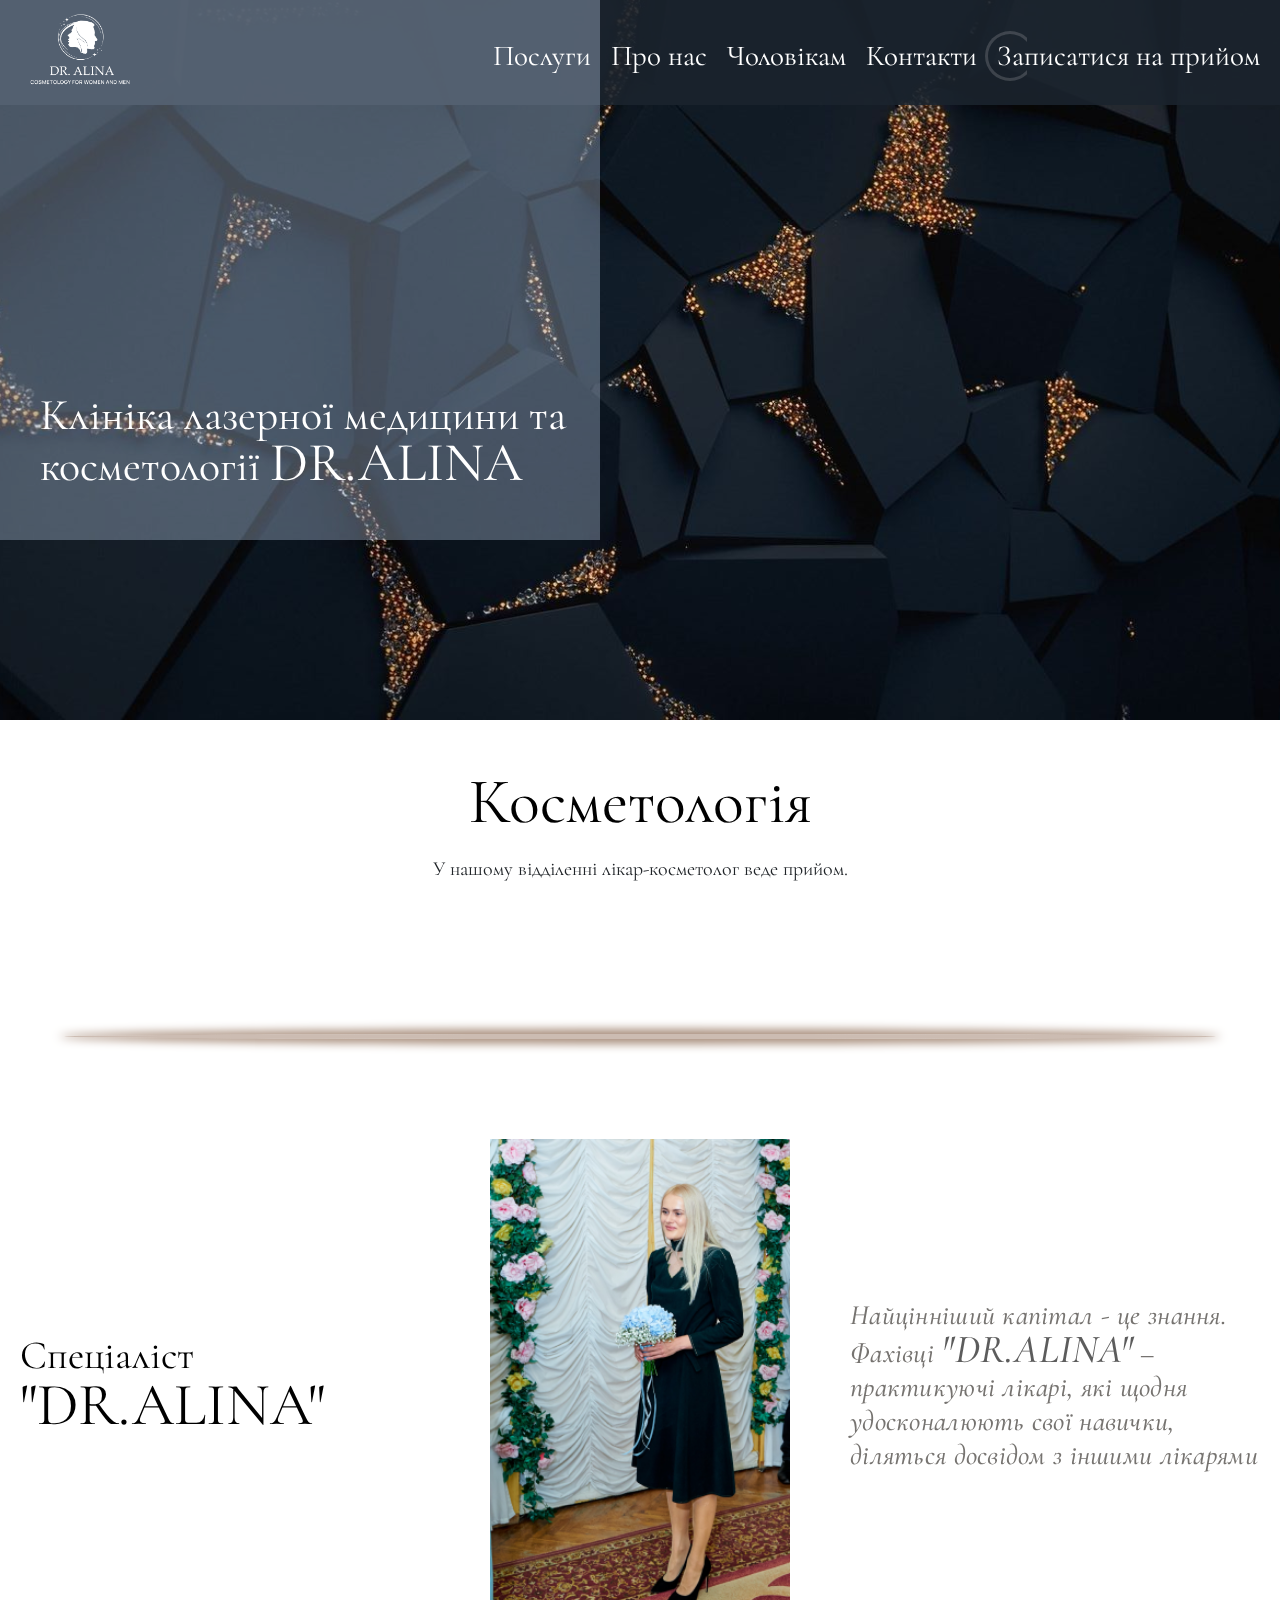
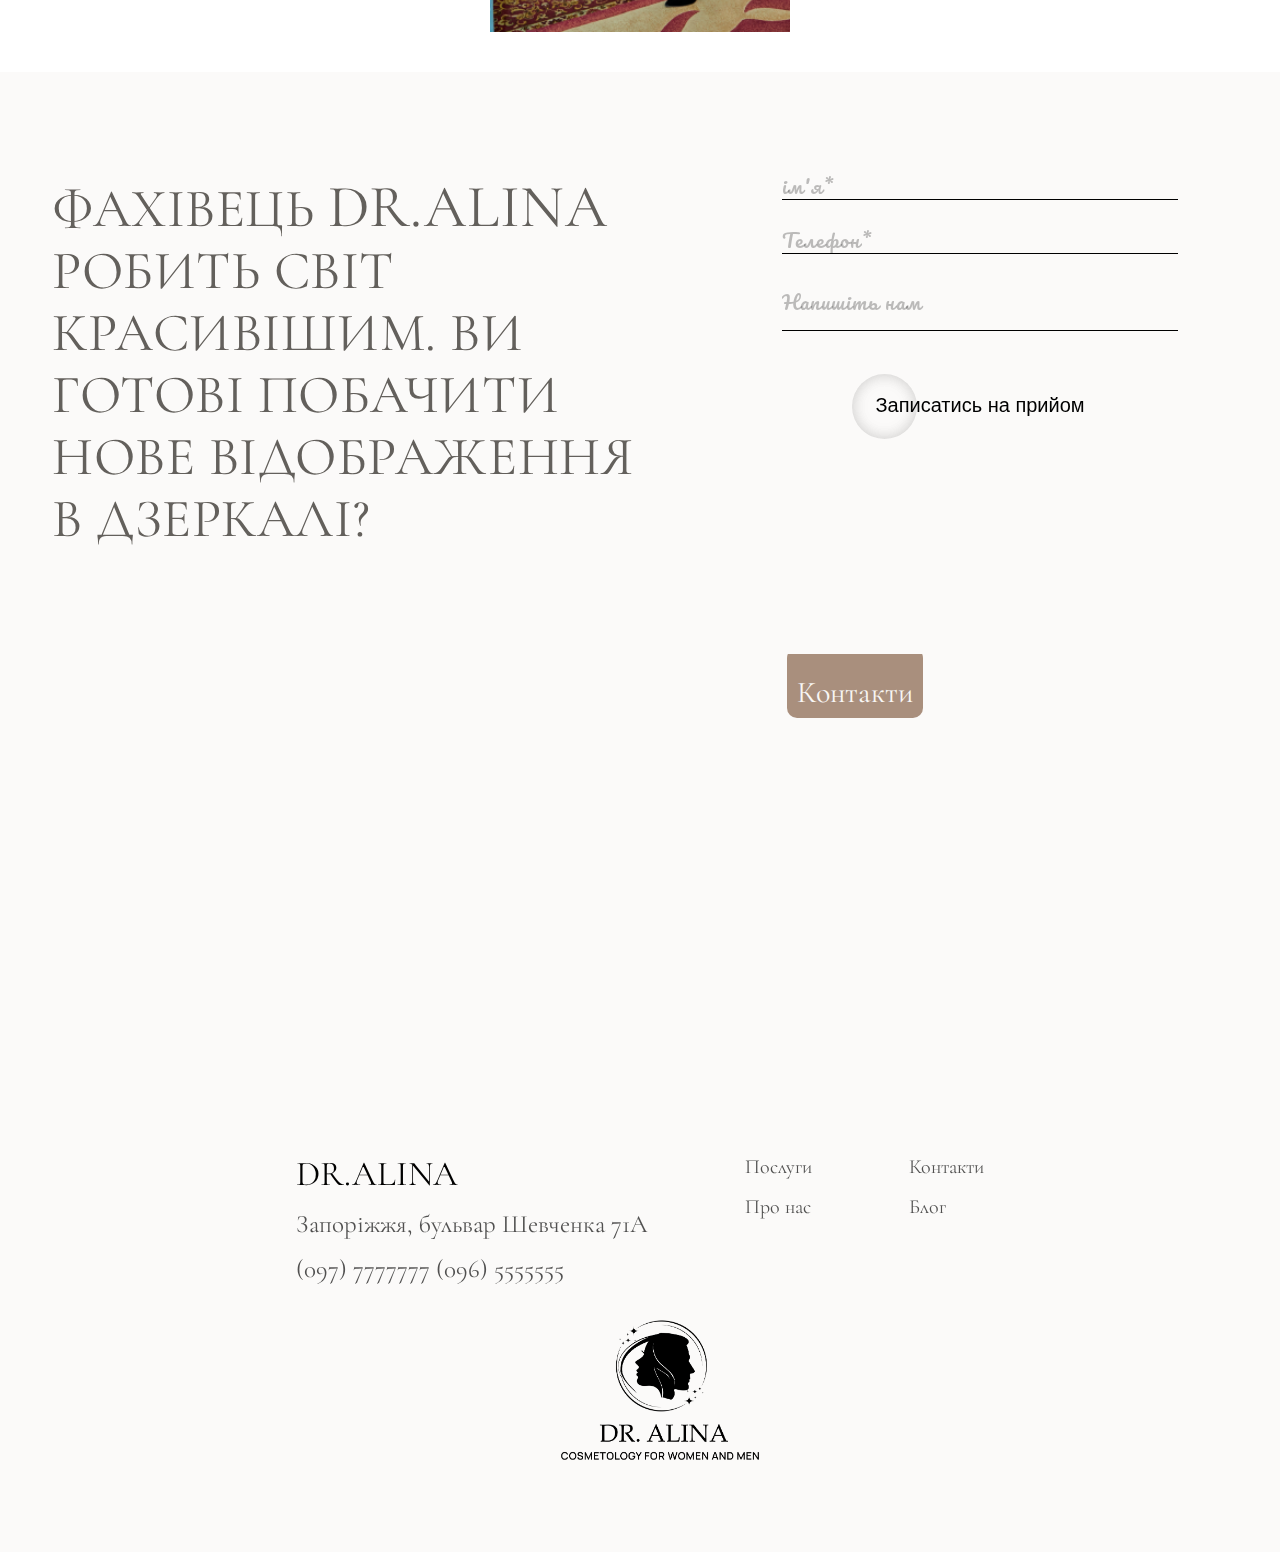
<file: pages/services/pages/cosmetology/cosmetology.html>
<!DOCTYPE html>
<html lang="ua">
  <head>
    <meta charset="UTF-8" />
    <meta name="viewport" content="width=device-width, initial-scale=1.0" />
    <link rel="stylesheet" href="css/reset.css" />
    <link rel="stylesheet" href="css/stail.css" />
    <link rel="stylesheet" href="css/cosmetology.css" />

    <link rel="preconnect" href="https://fonts.googleapis.com" />
    <link rel="preconnect" href="https://fonts.gstatic.com" crossorigin />
    <link
      href="https://fonts.googleapis.com/css2?family=Bad+Script&family=Cormorant+Garamond:ital,wght@0,500;1,500&family=Golos+Text&family=Inter:wght@500;700&family=Raleway:wght@100;200;300;400;500;600;700;800;900&family=Shantell+Sans:wght@500&display=swap"
      rel="stylesheet"
    />
    <link rel="preconnect" href="https://fonts.googleapis.com" />
    <link rel="preconnect" href="https://fonts.gstatic.com" crossorigin />
    <link
      href="https://fonts.googleapis.com/css2?family=Allura&family=Bad+Script&family=Cormorant+Garamond:ital,wght@0,500;1,500&family=Golos+Text&family=Inter:wght@500;700&family=Raleway:wght@100;200;300;400;500;600;700;800;900&family=Shantell+Sans:wght@500&display=swap"
      rel="stylesheet"
    />
    <link rel="preconnect" href="https://fonts.googleapis.com" />
    <link rel="preconnect" href="https://fonts.gstatic.com" crossorigin />
    <link
      href="https://fonts.googleapis.com/css2?family=Pacifico&display=swap"
      rel="stylesheet"
    />
    <!--  -->
    <link rel="preconnect" href="https://fonts.googleapis.com" />
    <link rel="preconnect" href="https://fonts.gstatic.com" crossorigin />
    <link
      href="https://fonts.googleapis.com/css2?family=Allura&family=Bad+Script&family=Cormorant+Garamond:ital,wght@0,500;1,500&family=Golos+Text&family=Inter:wght@500;700&family=Jost&family=Raleway:wght@100;200;300;400;500;600;700;800;900&family=Shantell+Sans:wght@500&display=swap"
      rel="stylesheet"
    />
    <!-- шрифт для логотипа -->
    <link rel="preconnect" href="https://fonts.googleapis.com" />
    <link rel="preconnect" href="https://fonts.gstatic.com" crossorigin />
    <link
      href="https://fonts.googleapis.com/css2?family=Cormorant+Garamond:wght@300&display=swap"
      rel="stylesheet"
    />
    <!-- шрифт для логотипа -->

    <title>Косметологія - DR.ALINA</title>
    <link rel="shortcut icon" href="img/LOGO/Аліна Фащенко logo-01.png" />
  </head>
  <body class="body">
    <!-- .......хедер........ -->
    <header class="header header-too header-thre" id="heId">
      <div class="header-top lock-padding">
        <div class="container">
          <div class="header-top__color"></div>
          <div class="header-top__container">
            <div class="header-top__logo">
              <a class="logo-a" href="../../../../index.html">
                <img
                  src="img/LOGO/Аліна Фащенко logo_FINAL LOGO VAR-03.png"
                  alt=""
              /></a>
            </div>

            <div class="header-top__span">
              <span class="header__span"></span>
            </div>
            <nav class="header-top__nav">
              <ul class="header-top__list">
                <li class="nav__list">
                  <a class="nav__a" href="../../servicesIndex.html">Послуги</a>
                </li>
                <li class="nav__list">
                  <a class="nav__a" href="../../../aboutUs/aboutUs.html"
                    >Про нас</a
                  >
                </li>
                <li class="nav__list">
                  <a class="nav__a" href="../men/men.html">Чоловікам</a>
                </li>
                <li class="nav__list">
                  <a class="nav__a nav__contact" href="#section__contact"
                    >Контакти</a
                  >
                </li>
                <li class="nav__list">
                  <a
                    class="nav__a nav__a_hover nav__a_shares"
                    href="#shares__id"
                  >
                    <div class="nav__circle-block">
                      <span class="nav__circle-span"></span>
                    </div>
                    Записатися на прийом</a
                  >
                </li>
              </ul>
            </nav>
          </div>
        </div>
      </div>
      <div class="container">
        <div class="header-text__container">
          <div class="header-text__block">
            <h1 class="header__tetle">
              Клініка лазерної медицини та косметології
              <span class="header__tetle-span">DR.ALINA</span>
            </h1>
          </div>
        </div>
      </div>
    </header>
    <!-- .......хедер........ -->

    <!-- .......контент........ -->
    <div class="content-bloc">
      <div class="content__wraper">
        <h1 class="content__h1">Косметологія</h1>
        <p class="content__p">
          У нашому відділенні лікар-косметолог веде прийом.
        </p>
      </div>
    </div>
    <!-- .......контент........ -->

    <!-- ...........Спеціалісти......... -->
    <section class="specialists">
      <div class="container">
        <div class="specialist__flex">
          <div class="specialists__title">
            <div>Спеціаліст <span class="logo__span">"DR.ALINA"</span></div>
          </div>

          <div class="specialists__img">
            <img src="img/specialists/DSC8232.png" alt="specialists__img" />
          </div>
          <div class="specialists__txt">
            <div>
              Найцінніший капітал - це знання. Фахівці
              <span class="logo__span">"DR.ALINA"</span> – практикуючі лікарі,
              які щодня удосконалюють свої навички, діляться досвідом з іншими
              лікарями
            </div>
          </div>
        </div>
      </div>
    </section>
    <!-- ...........Спеціалісти......... -->

    <!-- .........акции.......... -->
    <section class="shares" id="shares__id">
      <div class="container">
        <div class="shares__block-flex">
          <div class="shares__block-text">
            ФАХІВЕЦЬ <span class="logo__span">DR.ALINA</span> РОБИТЬ СВІТ
            КРАСИВІШИМ. ВИ ГОТОВІ ПОБАЧИТИ НОВЕ ВІДОБРАЖЕННЯ В ДЗЕРКАЛІ?
          </div>
          <!-- форма -->
          <!--  -->
          <div class="wrapper">
            <div class="form">
              <form class="form__body" id="form" action="#">
                <!-- поля для ввода эмейла и имени -->
                <!--  -->
                <div class="form__item">
                  <input
                    class="form__input _req"
                    id="formName"
                    placeholder="ім'я*"
                    type="text"
                    name="name"
                  />
                </div>
                <div class="form__item">
                  <input
                    class="form__input _req"
                    id="formPhone"
                    placeholder="Телефон*"
                    type="tel"
                    name="tel"
                  />
                </div>
                <!--  -->
                <!-- поля для ввода эмейла и имени -->

                <!-- поле для ввода текста -->
                <!--  -->
                <div class="form__item">
                  <textarea
                    class="form__input"
                    oninput="auto_grow(this)"
                    name="message"
                    id="formMessage"
                    placeholder="Напишіть нам"
                  ></textarea>
                </div>
                <!--  -->
                <!-- поле для ввода текста -->
                <!-- кнопка отправки формы -->
                <!--  -->
                <button class="form__button" type="submit">
                  <span class="form__button__span _zapis"></span>
                  Записатись на прийом
                </button>
                <!--  -->
                <!-- кнопка отправки формы -->
              </form>
            </div>
          </div>
          <!--  -->
          <!-- форма -->
        </div>
      </div>
    </section>
    <!-- .........акции.......... -->

    <!-- .........контакты.......... -->
    <section id="section__contact" class="section__contact-map">
      <div class="map-contact">
        <div class="contacts__span-block_js contacts__span-block">
          <span class="contacts__span_btn">Контакти </span>
        </div>

        <div class="contacts__block_js contacts__block">
          <div class="contacts__text">
            <div class="contacts__text_title">Ми чекаємо на вас у гості</div>
            <ul class="contacts__list">
              <li class="contacts__li">
                <img
                  src="img/contacts/map-pin-svgrepo-com.svg"
                  alt="map"
                />бульвар Шевченка 71А
              </li>
              <li class="contacts__li">
                <a class="contacts__a" href="tel:0965555555"
                  ><img
                    src="img/contacts/smartphone-svgrepo-com.svg"
                    alt="smartphone"
                  />
                  (096)5555555</a
                >
              </li>
              <li class="contacts__li">
                <a class="contacts__a" href="mailto:atAlina's@gmail.com"
                  ><img
                    src="img/contacts/mail-svgrepo-com.svg"
                    alt="mail"
                  />atAlina's@gmail.com</a
                >
              </li>
            </ul>
          </div>
        </div>
        <iframe
          src="https://www.google.com/maps/embed?pb=!1m18!1m12!1m3!1d10711.078779147578!2d35.09788731342264!3d47.84405487121948!2m3!1f0!2f0!3f0!3m2!1i1024!2i768!4f13.1!3m3!1m2!1s0x40dc60d701559de5%3A0xe24228ed901b67fa!2z0KXQvtGA0YLQuNGG0LAg0J_QsNC70LDRhg!5e0!3m2!1sru!2sua!4v1697320743545!5m2!1sru!2sua"
          width="100%"
          height="450"
          style="border: 0"
          allowfullscreen=""
          loading="lazy"
          referrerpolicy="no-referrer-when-downgrade"
        ></iframe>
      </div>
    </section>
    <!-- .........контакты.......... -->

    <!-- ..........ФУТЕР ...........*/ -->
    <footer class="footer">
      <div class="container">
        <div class="footer__block-flex">
          <div class="footer__block_1">
            <div class="footer__block_title">
              <span class="header-logo__span">DR.ALINA</span>
            </div>
            <div class="footer__block_paragraf">
              <p>
                Запоріжжя,
                <span class="footer__block-paragraf_span">
                  бульвар Шевченка 71А</span
                >
              </p>
              <p>
                (097) 7777777
                <span class="footer__block-paragraf_span">(096) 5555555</span>
              </p>
            </div>
          </div>
          <div class="footer__block_2">
            <div class="footer__block_2-text">
              <a href="../../servicesIndex.html">Послуги</a>
              <a href="../../../aboutUs/aboutUs.html">Про нас</a>
            </div>
          </div>
          <div class="footer__block_3">
            <div class="footer__block_2-text">
              <a href="#section__contact">Контакти</a>
              <a href="../../../blog/blog.html">Блог</a>
            </div>
          </div>
        </div>
      </div>
      <div class="footer-logo">
        <div class="footer__img">
          <img src="img/LOGO/Аліна Фащенко logo_FINAL LOGO VAR-02.png" alt="" />
        </div>
      </div>
    </footer>
    <!-- ..........ФУТЕР ...........*/ -->

    <!--  \/   попапы  \/  -->
    <!-- попап заполните обязательные поля  -->
    <!--  -->
    <div class="popup allFields">
      <div class="popup__body">
        <div class="popup__content">
          <span class="popup__close">X</span>
          <div class="popup__title">
            Будьласка заповніть усі обовьязкові поля " * "
          </div>
        </div>
      </div>
    </div>
    <!--  -->
    <!-- попап заполните обязательные поля  -->

    <!--ошибка отправки  -->
    <!--  -->
    <div class="popup sendingError">
      <div class="popup__body">
        <div class="popup__content">
          <span class="popup__close">X</span>
          <div class="popup__title">Помилка відправлення повідомлення.</div>
        </div>
      </div>
    </div>
    <!--  -->
    <!-- ошибка отправки  -->

    <!--Разрешенны только изображенния  -->
    <!--  -->
    <div class="popup imageIsAllowed">
      <div class="popup__body">
        <div class="popup__content">
          <span class="popup__close">X</span>
          <div class="popup__title">Дозволено лише зображення.</div>
        </div>
      </div>
    </div>
    <!--  -->
    <!-- Разрешенны только изображенния  -->

    <!--Файл должен быть меньше 2МБ  -->
    <!--  -->
    <div class="popup fileMore">
      <div class="popup__body">
        <div class="popup__content">
          <span class="popup__close">X</span>
          <div class="popup__title">Файл має бути не быльше за 2МБ.</div>
        </div>
      </div>
    </div>
    <!--  -->
    <!-- Файл должен быть меньше 2МБ  -->

    <!--Ошибка вывода изображения -->
    <!--  -->
    <div class="popup imageError">
      <div class="popup__body">
        <div class="popup__content">
          <span class="popup__close">X</span>
          <div class="popup__title">Помилка виведення зображення.</div>
        </div>
      </div>
    </div>
    <!--  -->
    <!-- Ошибка вывода изображения  -->

    <!--форма в попапе дерматоскопия  -->
    <!--  -->
    <div class="popup dermatoscopy _popup-form _popup-js">
      <div class="popup__body">
        <div class="popup__content popup__content_form">
          <span class="popup__close">X</span>
          <!-- form  -->
          <div class="wrapper">
            <div class="for">
              <form class="form__body" id="form_popup" action="#">
                <!-- поля для ввода эмейла и имени -->
                <!--  -->
                <div class="form__item">
                  <input
                    class="form__input"
                    id="formName"
                    type="text"
                    name="name"
                    placeholder="Ім'я"
                  />
                </div>
                <div class="form__item">
                  <input
                    class="form__input"
                    id="formPfone"
                    type="tel"
                    name="tel"
                    placeholder="Телефон"
                  />
                </div>
                <div class="form__item">
                  <input
                    class="form__input _requz _email"
                    id="formEmail"
                    type="text"
                    name="email"
                    placeholder="Пошта"
                  />
                </div>
                <!--  -->
                <!-- поля для ввода эмейла телефона и имени -->

                <!-- поле для ввода текста -->
                <!--  -->
                <div class="form__item">
                  <textarea
                    class="form__input"
                    oninput="auto_grow(this)"
                    name="message"
                    id="formMessage"
                    placeholder="Опишіть вашу проблему"
                  ></textarea>
                </div>
                <!--  -->
                <!-- поле для ввода текста -->

                <!-- Прикрепление файла -->
                <!--  -->
                <div class="form__item">
                  <div class="form__label">Додати фото</div>
                  <div class="file">
                    <div class="file__item">
                      <input
                        class="file__input"
                        id="formImage"
                        accept=".jpg, .png, .gif"
                        type="file"
                        name="image"
                      />
                      <div class="file__botton">Вибрати</div>
                    </div>
                    <!--плоле для создания превью-->
                    <div class="file__preview" id="formPreview"></div>
                    <!--плоле для создания превью-->
                  </div>
                </div>
                <!--  -->
                <!-- кнопка отправки формы -->
                <!--  -->
                <button class="form__button" type="submit">Відправити</button>
                <!--  -->
                <!-- кнопка отправки формы -->
              </form>
            </div>
          </div>
          <!-- form -->
        </div>
      </div>
    </div>
    <!--  -->
    <!-- форма в попапе дерматоскопия  -->

    <script src="js/main.js"></script>
    <script src="js/popup.js"></script>
    <script src="js/dermatoscopy.js"></script>
  </body>
</html>
</file>
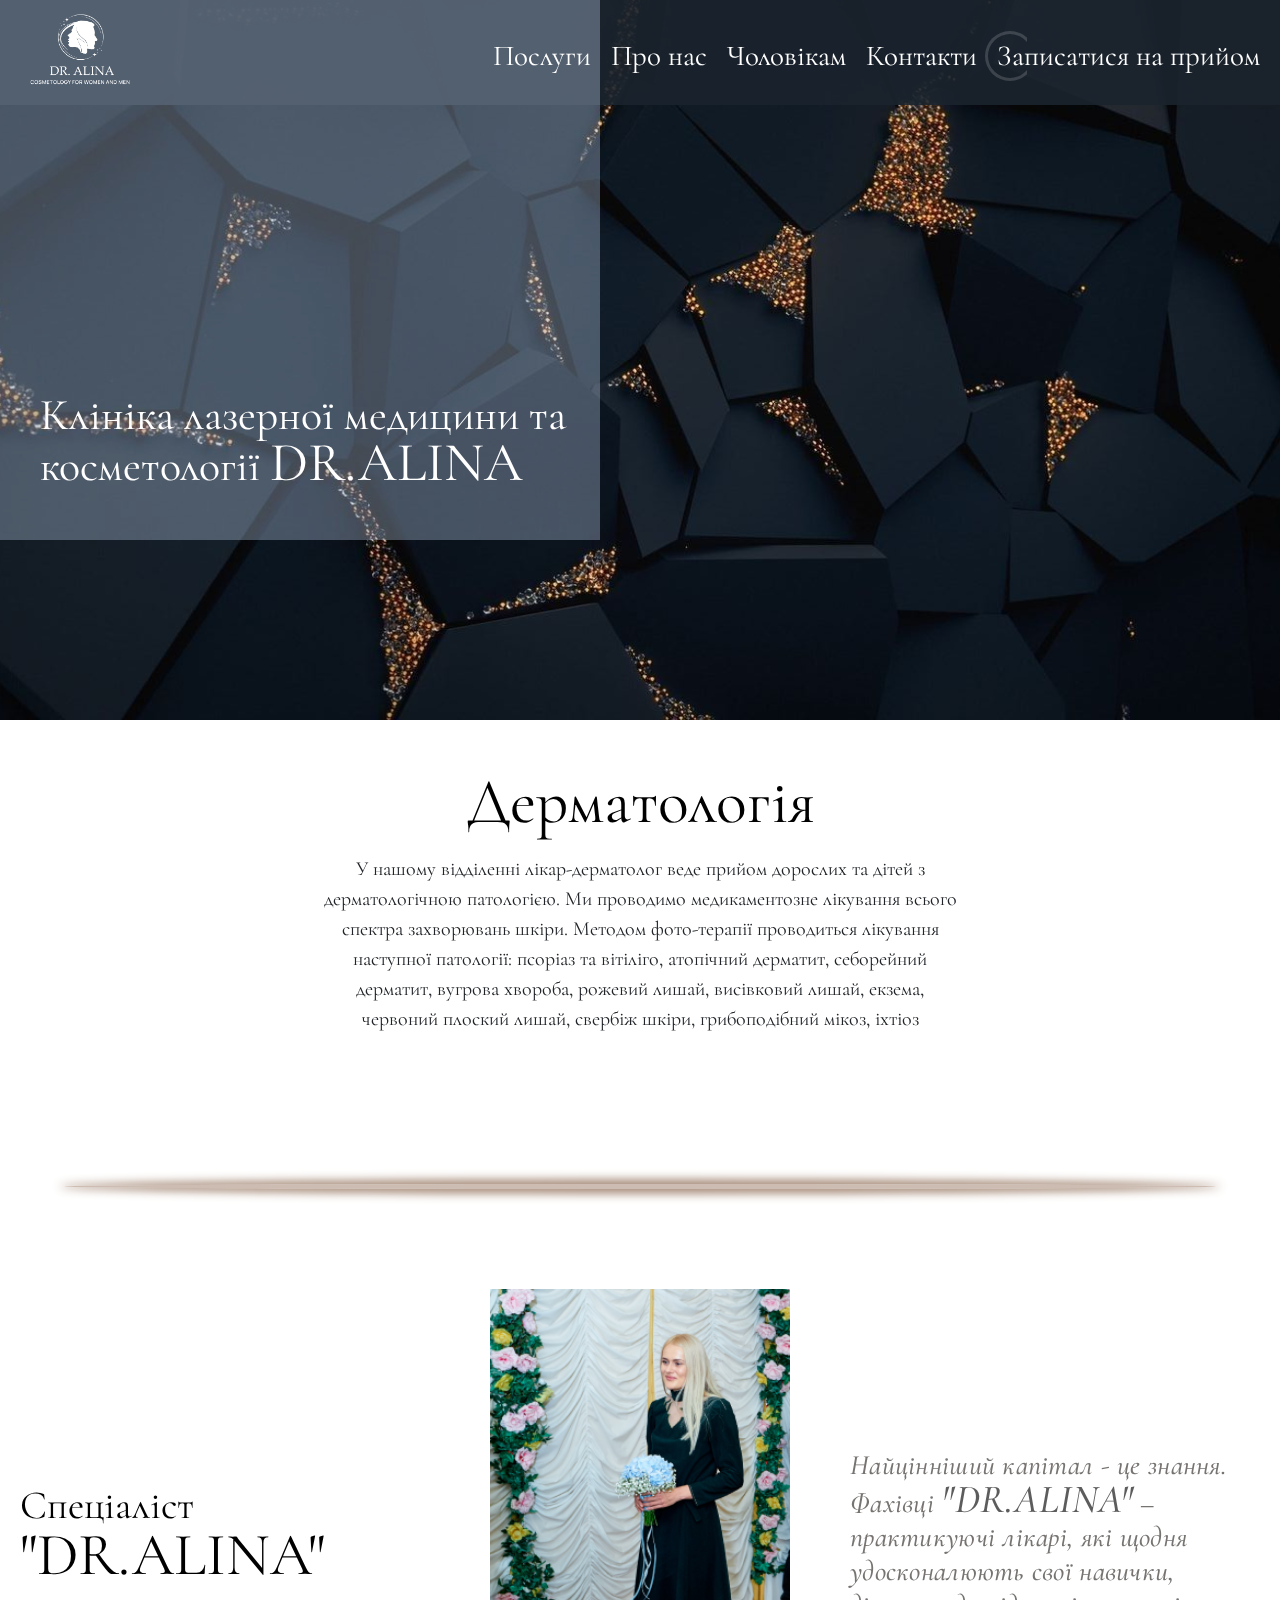
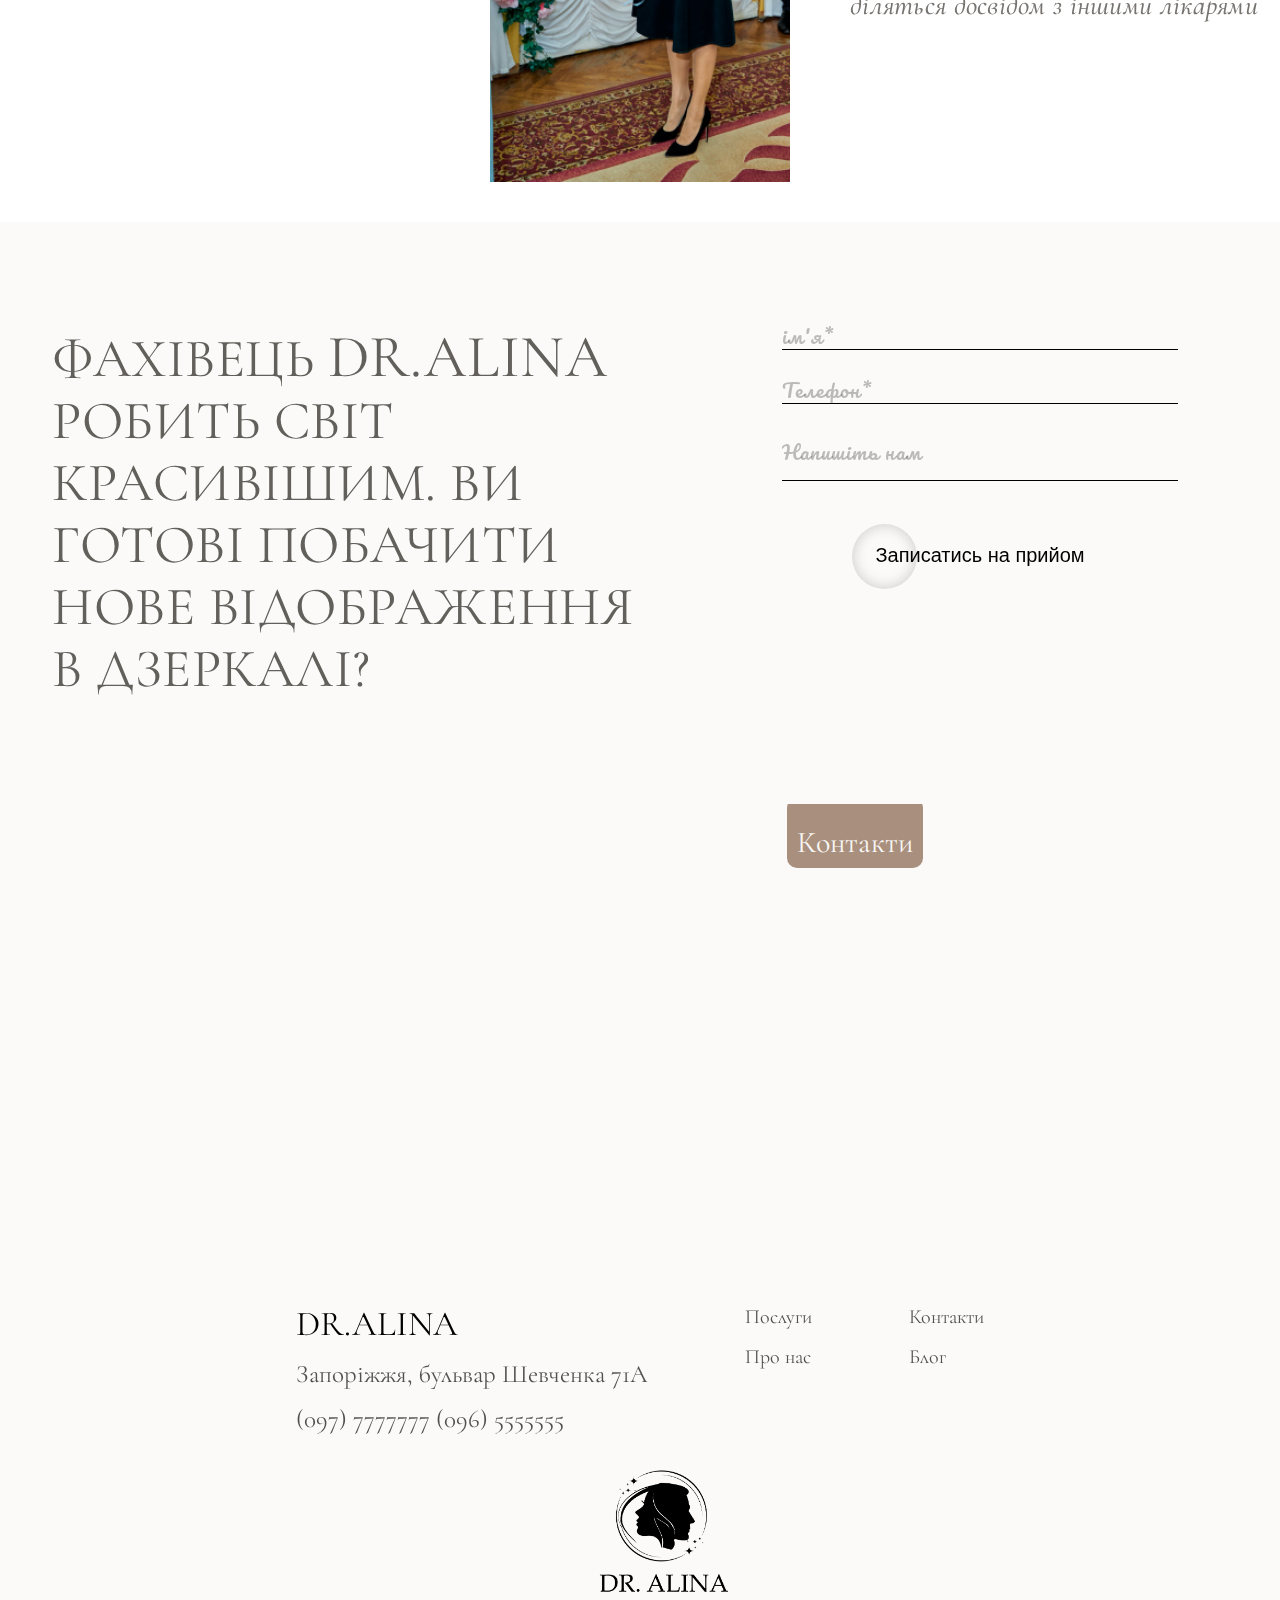
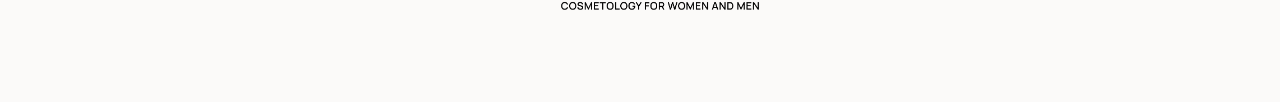
<file: pages/services/pages/Dermatology/Dermatology.html>
<!DOCTYPE html>
<html lang="ua">
  <head>
    <meta charset="UTF-8" />
    <meta name="viewport" content="width=device-width, initial-scale=1.0" />
    <link rel="stylesheet" href="css/reset.css" />
    <link rel="stylesheet" href="css/stail.css" />
    <link rel="stylesheet" href="css/Dermatolo.css" />
    <link rel="preconnect" href="https://fonts.googleapis.com" />
    <link rel="preconnect" href="https://fonts.gstatic.com" crossorigin />
    <link
      href="https://fonts.googleapis.com/css2?family=Bad+Script&family=Cormorant+Garamond:ital,wght@0,500;1,500&family=Golos+Text&family=Inter:wght@500;700&family=Raleway:wght@100;200;300;400;500;600;700;800;900&family=Shantell+Sans:wght@500&display=swap"
      rel="stylesheet"
    />
    <link rel="preconnect" href="https://fonts.googleapis.com" />
    <link rel="preconnect" href="https://fonts.gstatic.com" crossorigin />
    <link
      href="https://fonts.googleapis.com/css2?family=Allura&family=Bad+Script&family=Cormorant+Garamond:ital,wght@0,500;1,500&family=Golos+Text&family=Inter:wght@500;700&family=Raleway:wght@100;200;300;400;500;600;700;800;900&family=Shantell+Sans:wght@500&display=swap"
      rel="stylesheet"
    />
    <link rel="preconnect" href="https://fonts.googleapis.com" />
    <link rel="preconnect" href="https://fonts.gstatic.com" crossorigin />
    <link
      href="https://fonts.googleapis.com/css2?family=Pacifico&display=swap"
      rel="stylesheet"
    />
    <!--  -->
    <link rel="preconnect" href="https://fonts.googleapis.com" />
    <link rel="preconnect" href="https://fonts.gstatic.com" crossorigin />
    <link
      href="https://fonts.googleapis.com/css2?family=Allura&family=Bad+Script&family=Cormorant+Garamond:ital,wght@0,500;1,500&family=Golos+Text&family=Inter:wght@500;700&family=Jost&family=Raleway:wght@100;200;300;400;500;600;700;800;900&family=Shantell+Sans:wght@500&display=swap"
      rel="stylesheet"
    />
    <!-- шрифт для логотипа -->
    <link rel="preconnect" href="https://fonts.googleapis.com" />
    <link rel="preconnect" href="https://fonts.gstatic.com" crossorigin />
    <link
      href="https://fonts.googleapis.com/css2?family=Cormorant+Garamond:wght@300&display=swap"
      rel="stylesheet"
    />
    <!-- шрифт для логотипа -->

    <title>Дерматологія - DR.ALINA</title>
    <link rel="shortcut icon" href="img/LOGO/Аліна Фащенко logo-01.png" />
  </head>
  <body class="body">
    <!-- .......хедер........ -->
    <header class="header header-too header-thre" id="heId">
      <div class="header-top lock-padding">
        <div class="container">
          <div class="header-top__color"></div>
          <div class="header-top__container">
            <div class="header-top__logo">
              <a class="logo-a" href="../../../../index.html">
                <img
                  src="img/LOGO/Аліна Фащенко logo_FINAL LOGO VAR-03.png"
                  alt=""
              /></a>
            </div>

            <div class="header-top__span">
              <span class="header__span"></span>
            </div>
            <nav class="header-top__nav">
              <ul class="header-top__list">
                <li class="nav__list">
                  <a class="nav__a" href="../../servicesIndex.html">Послуги</a>
                </li>
                <li class="nav__list">
                  <a class="nav__a" href="../../../aboutUs/aboutUs.html"
                    >Про нас</a
                  >
                </li>
                <li class="nav__list">
                  <a class="nav__a" href="../men/men.html">Чоловікам</a>
                </li>
                <li class="nav__list">
                  <a class="nav__a nav__contact" href="#section__contact"
                    >Контакти</a
                  >
                </li>
                <li class="nav__list">
                  <a
                    class="nav__a nav__a_hover nav__a_shares"
                    href="#shares__id"
                  >
                    <div class="nav__circle-block">
                      <span class="nav__circle-span"></span>
                    </div>
                    Записатися на прийом</a
                  >
                </li>
              </ul>
            </nav>
          </div>
        </div>
      </div>
      <div class="container">
        <div class="header-text__container">
          <div class="header-text__block">
            <h1 class="header__tetle">
              Клініка лазерної медицини та косметології
              <span class="header__tetle-span">DR.ALINA</span>
            </h1>
          </div>
        </div>
      </div>
    </header>
    <!-- .......хедер........ -->

    <!-- .......контент........ -->
    <div class="content-bloc">
      <div class="content__wraper">
        <h1 class="content__h1">Дерматологія</h1>
        <p class="content__p">
          У нашому відділенні лікар-дерматолог веде прийом дорослих та дітей з
          дерматологічною патологією. Ми проводимо медикаментозне лікування
          всього спектра захворювань шкіри. Методом фото-терапії проводиться
          лікування наступної патології: псоріаз та вітіліго, атопічний
          дерматит, себорейний дерматит, вугрова хвороба, рожевий лишай,
          висівковий лишай, екзема, червоний плоский лишай, свербіж шкіри,
          грибоподібний мікоз, іхтіоз
        </p>
      </div>
    </div>
    <!-- .......контент........ -->

    <!-- ...........Спеціалісти......... -->
    <section class="specialists">
      <div class="container">
        <div class="specialist__flex">
          <div class="specialists__title">
            <div>Спеціаліст <span class="logo__span">"DR.ALINA"</span></div>
          </div>

          <div class="specialists__img">
            <img src="img/specialists/DSC8232.png" alt="specialists__img" />
          </div>
          <div class="specialists__txt">
            <div>
              Найцінніший капітал - це знання. Фахівці
              <span class="logo__span">"DR.ALINA"</span> – практикуючі лікарі,
              які щодня удосконалюють свої навички, діляться досвідом з іншими
              лікарями
            </div>
          </div>
        </div>
      </div>
    </section>
    <!-- ...........Спеціалісти......... -->

    <!-- .........акции.......... -->
    <section class="shares" id="shares__id">
      <div class="container">
        <div class="shares__block-flex">
          <div class="shares__block-text">
            ФАХІВЕЦЬ <span class="logo__span">DR.ALINA</span> РОБИТЬ СВІТ
            КРАСИВІШИМ. ВИ ГОТОВІ ПОБАЧИТИ НОВЕ ВІДОБРАЖЕННЯ В ДЗЕРКАЛІ?
          </div>
          <!-- форма -->
          <!--  -->
          <div class="wrapper">
            <div class="form">
              <form class="form__body" id="form" action="#">
                <!-- поля для ввода эмейла и имени -->
                <!--  -->
                <div class="form__item">
                  <input
                    class="form__input _req"
                    id="formName"
                    placeholder="ім'я*"
                    type="text"
                    name="name"
                  />
                </div>
                <div class="form__item">
                  <input
                    class="form__input _req"
                    id="formPhone"
                    placeholder="Телефон*"
                    type="tel"
                    name="tel"
                  />
                </div>
                <!--  -->
                <!-- поля для ввода эмейла и имени -->

                <!-- поле для ввода текста -->
                <!--  -->
                <div class="form__item">
                  <textarea
                    class="form__input"
                    oninput="auto_grow(this)"
                    name="message"
                    id="formMessage"
                    placeholder="Напишіть нам"
                  ></textarea>
                </div>
                <!--  -->
                <!-- поле для ввода текста -->
                <!-- кнопка отправки формы -->
                <!--  -->
                <button class="form__button" type="submit">
                  <span class="form__button__span _zapis"></span>
                  Записатись на прийом
                </button>
                <!--  -->
                <!-- кнопка отправки формы -->
              </form>
            </div>
          </div>
          <!--  -->
          <!-- форма -->
        </div>
      </div>
    </section>
    <!-- .........акции.......... -->

    <!-- .........контакты.......... -->
    <section id="section__contact" class="section__contact-map">
      <div class="map-contact">
        <div class="contacts__span-block_js contacts__span-block">
          <span class="contacts__span_btn">Контакти </span>
        </div>

        <div class="contacts__block_js contacts__block">
          <div class="contacts__text">
            <div class="contacts__text_title">Ми чекаємо на вас у гості</div>
            <ul class="contacts__list">
              <li class="contacts__li">
                <img
                  src="img/contacts/map-pin-svgrepo-com.svg"
                  alt="map"
                />бульвар Шевченка 71А
              </li>
              <li class="contacts__li">
                <a class="contacts__a" href="tel:0965555555"
                  ><img
                    src="img/contacts/smartphone-svgrepo-com.svg"
                    alt="smartphone"
                  />
                  (096)5555555</a
                >
              </li>
              <li class="contacts__li">
                <a class="contacts__a" href="mailto:atAlina's@gmail.com"
                  ><img
                    src="img/contacts/mail-svgrepo-com.svg"
                    alt="mail"
                  />atAlina's@gmail.com</a
                >
              </li>
            </ul>
          </div>
        </div>
        <iframe
          src="https://www.google.com/maps/embed?pb=!1m18!1m12!1m3!1d10711.078779147578!2d35.09788731342264!3d47.84405487121948!2m3!1f0!2f0!3f0!3m2!1i1024!2i768!4f13.1!3m3!1m2!1s0x40dc60d701559de5%3A0xe24228ed901b67fa!2z0KXQvtGA0YLQuNGG0LAg0J_QsNC70LDRhg!5e0!3m2!1sru!2sua!4v1697320743545!5m2!1sru!2sua"
          width="100%"
          height="450"
          style="border: 0"
          allowfullscreen=""
          loading="lazy"
          referrerpolicy="no-referrer-when-downgrade"
        ></iframe>
      </div>
    </section>
    <!-- .........контакты.......... -->

    <!-- ..........ФУТЕР ...........*/ -->
    <footer class="footer">
      <div class="container">
        <div class="footer__block-flex">
          <div class="footer__block_1">
            <div class="footer__block_title">
              <span class="header-logo__span">DR.ALINA</span>
            </div>
            <div class="footer__block_paragraf">
              <p>
                Запоріжжя,
                <span class="footer__block-paragraf_span">
                  бульвар Шевченка 71А</span
                >
              </p>
              <p>
                (097) 7777777
                <span class="footer__block-paragraf_span">(096) 5555555</span>
              </p>
            </div>
          </div>
          <div class="footer__block_2">
            <div class="footer__block_2-text">
              <a href="../../servicesIndex.html">Послуги</a>
              <a href="../../../aboutUs/aboutUs.html">Про нас</a>
            </div>
          </div>
          <div class="footer__block_3">
            <div class="footer__block_2-text">
              <a href="#section__contact">Контакти</a>
              <a href="../../../blog/blog.html">Блог</a>
            </div>
          </div>
        </div>
      </div>
      <div class="footer-logo">
        <div class="footer__img">
          <img src="img/LOGO/Аліна Фащенко logo_FINAL LOGO VAR-02.png" alt="" />
        </div>
      </div>
    </footer>
    <!-- ..........ФУТЕР ...........*/ -->

    <!--  \/   попапы  \/  -->
    <!-- попап заполните обязательные поля  -->
    <!--  -->
    <div class="popup allFields">
      <div class="popup__body">
        <div class="popup__content">
          <span class="popup__close">X</span>
          <div class="popup__title">
            Будьласка заповніть усі обовьязкові поля " * "
          </div>
        </div>
      </div>
    </div>
    <!--  -->
    <!-- попап заполните обязательные поля  -->

    <!--ошибка отправки  -->
    <!--  -->
    <div class="popup sendingError">
      <div class="popup__body">
        <div class="popup__content">
          <span class="popup__close">X</span>
          <div class="popup__title">Помилка відправлення повідомлення.</div>
        </div>
      </div>
    </div>
    <!--  -->
    <!-- ошибка отправки  -->

    <!--Разрешенны только изображенния  -->
    <!--  -->
    <div class="popup imageIsAllowed">
      <div class="popup__body">
        <div class="popup__content">
          <span class="popup__close">X</span>
          <div class="popup__title">Дозволено лише зображення.</div>
        </div>
      </div>
    </div>
    <!--  -->
    <!-- Разрешенны только изображенния  -->

    <!--Файл должен быть меньше 2МБ  -->
    <!--  -->
    <div class="popup fileMore">
      <div class="popup__body">
        <div class="popup__content">
          <span class="popup__close">X</span>
          <div class="popup__title">Файл має бути не быльше за 2МБ.</div>
        </div>
      </div>
    </div>
    <!--  -->
    <!-- Файл должен быть меньше 2МБ  -->

    <!--Ошибка вывода изображения -->
    <!--  -->
    <div class="popup imageError">
      <div class="popup__body">
        <div class="popup__content">
          <span class="popup__close">X</span>
          <div class="popup__title">Помилка виведення зображення.</div>
        </div>
      </div>
    </div>
    <!--  -->
    <!-- Ошибка вывода изображения  -->

    <!--форма в попапе дерматоскопия  -->
    <!--  -->
    <div class="popup dermatoscopy _popup-form _popup-js">
      <div class="popup__body">
        <div class="popup__content popup__content_form">
          <span class="popup__close">X</span>
          <!-- form  -->
          <div class="wrapper">
            <div class="for">
              <form class="form__body" id="form_popup" action="#">
                <!-- поля для ввода эмейла и имени -->
                <!--  -->
                <div class="form__item">
                  <input
                    class="form__input"
                    id="formName"
                    type="text"
                    name="name"
                    placeholder="Ім'я"
                  />
                </div>
                <div class="form__item">
                  <input
                    class="form__input"
                    id="formPfone"
                    type="tel"
                    name="tel"
                    placeholder="Телефон"
                  />
                </div>
                <div class="form__item">
                  <input
                    class="form__input _requz _email"
                    id="formEmail"
                    type="text"
                    name="email"
                    placeholder="Пошта"
                  />
                </div>
                <!--  -->
                <!-- поля для ввода эмейла телефона и имени -->

                <!-- поле для ввода текста -->
                <!--  -->
                <div class="form__item">
                  <textarea
                    class="form__input"
                    oninput="auto_grow(this)"
                    name="message"
                    id="formMessage"
                    placeholder="Опишіть вашу проблему"
                  ></textarea>
                </div>
                <!--  -->
                <!-- поле для ввода текста -->

                <!-- Прикрепление файла -->
                <!--  -->
                <div class="form__item">
                  <div class="form__label">Додати фото</div>
                  <div class="file">
                    <div class="file__item">
                      <input
                        class="file__input"
                        id="formImage"
                        accept=".jpg, .png, .gif"
                        type="file"
                        name="image"
                      />
                      <div class="file__botton">Вибрати</div>
                    </div>
                    <!--плоле для создания превью-->
                    <div class="file__preview" id="formPreview"></div>
                    <!--плоле для создания превью-->
                  </div>
                </div>
                <!--  -->
                <!-- кнопка отправки формы -->
                <!--  -->
                <button class="form__button" type="submit">Відправити</button>
                <!--  -->
                <!-- кнопка отправки формы -->
              </form>
            </div>
          </div>
          <!-- form -->
        </div>
      </div>
    </div>
    <!--  -->
    <!-- форма в попапе дерматоскопия  -->

    <script src="js/main.js"></script>
    <script src="js/popup.js"></script>
    <script src="js/dermatoscopy.js"></script>
  </body>
</html>
</file>
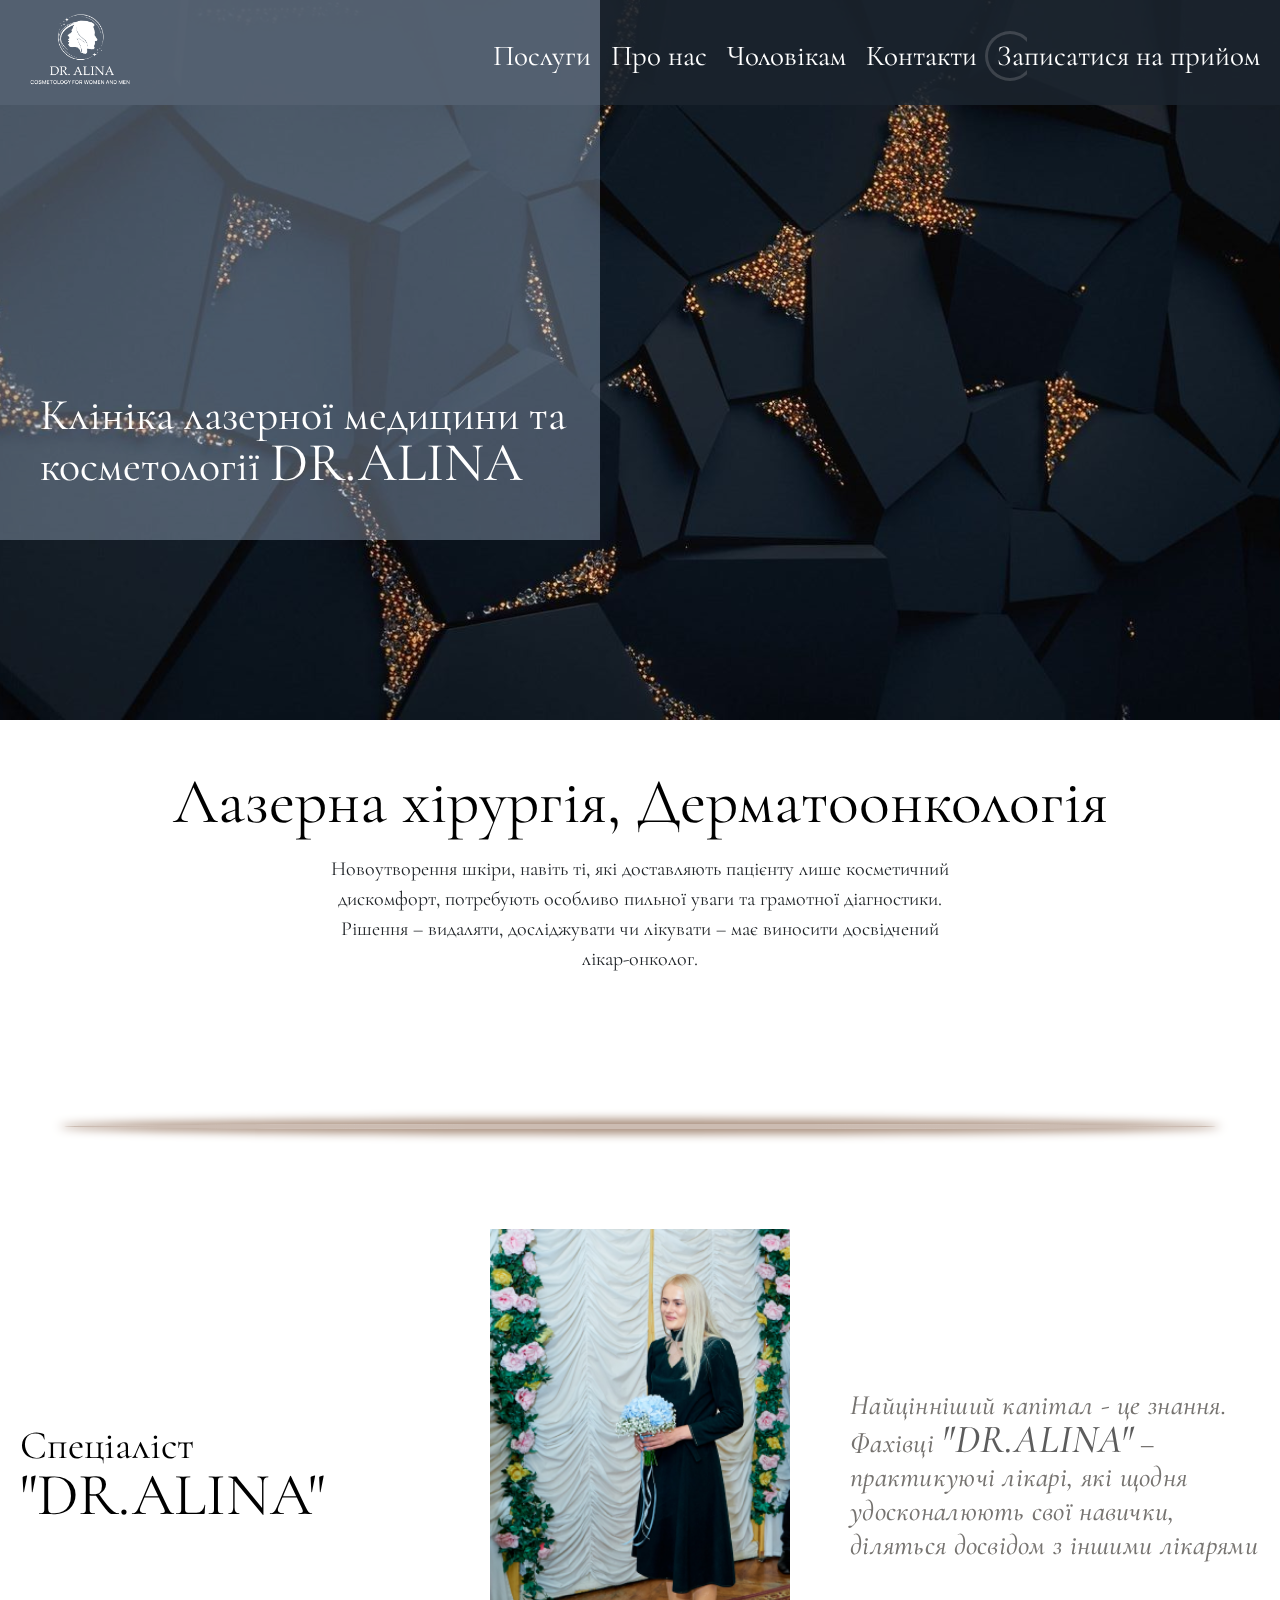
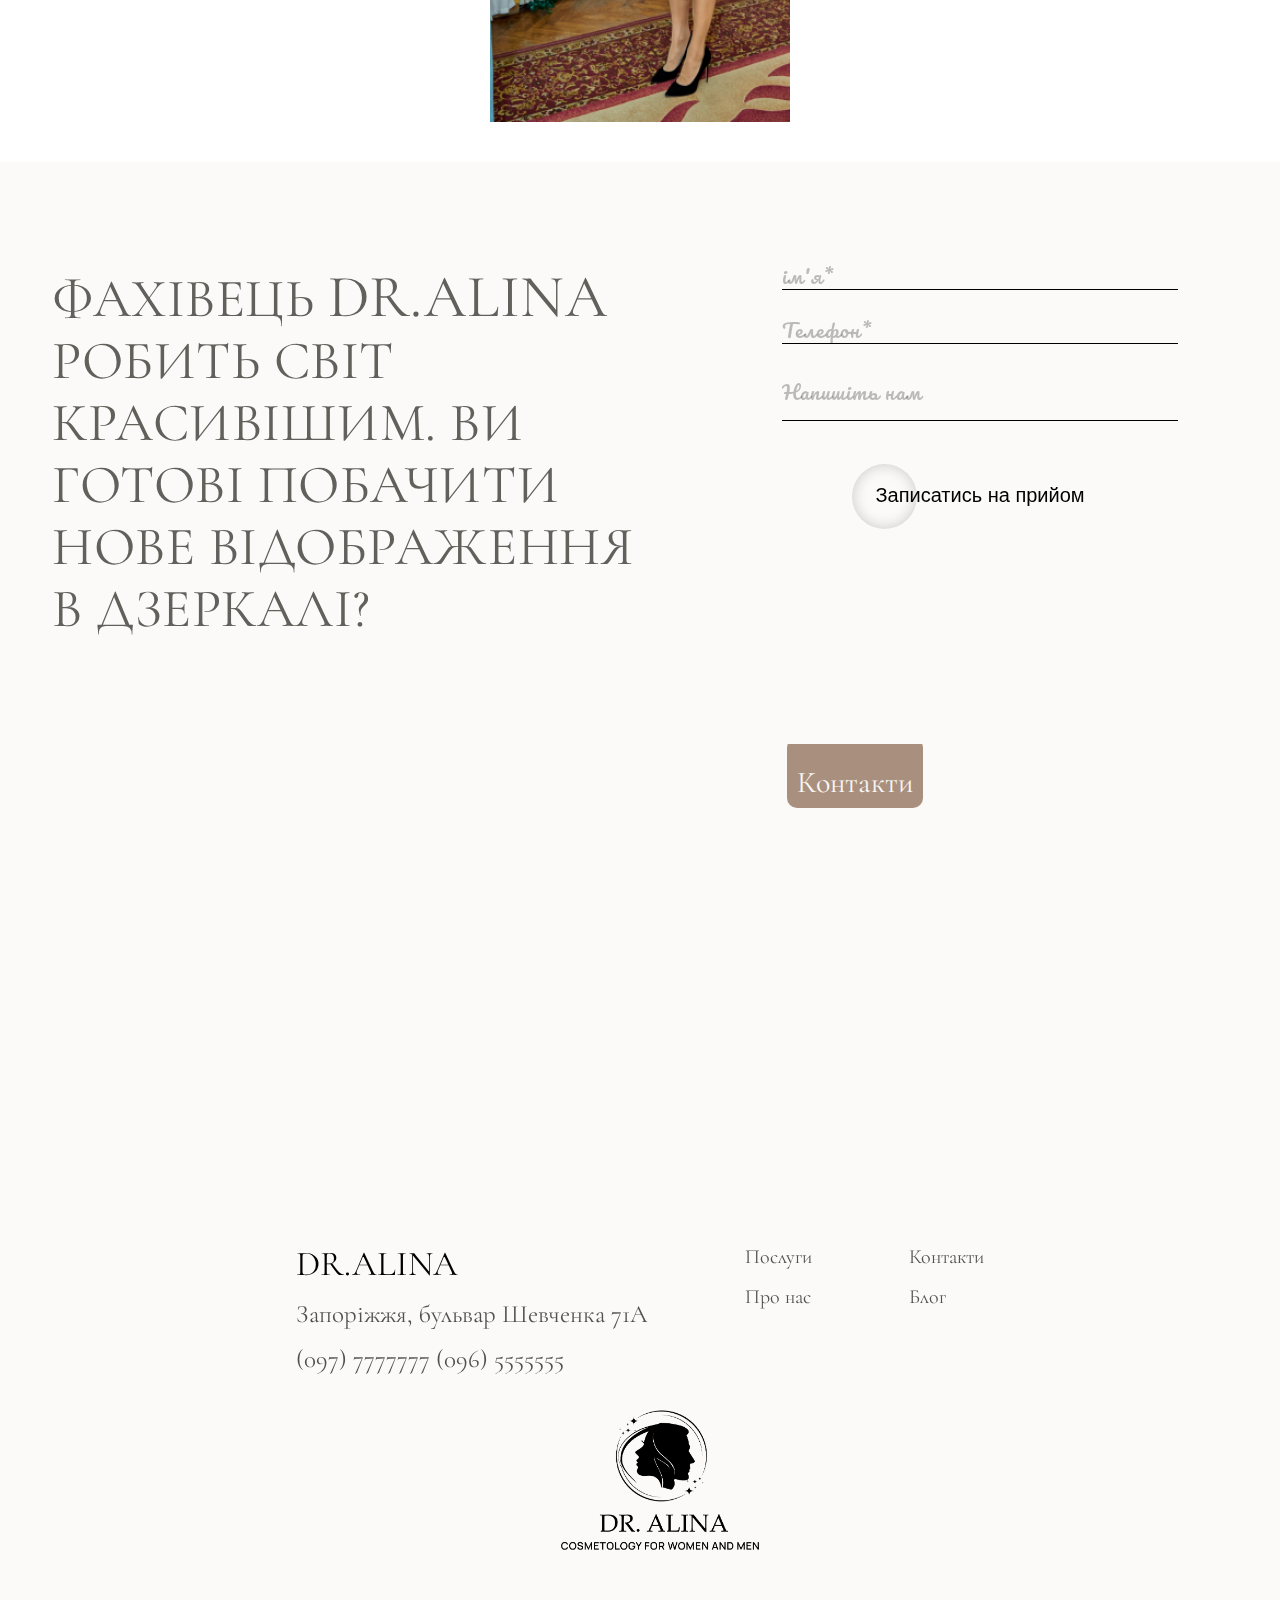
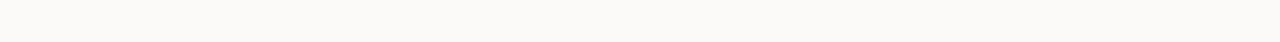
<file: pages/services/pages/dermatoOncology/dermatoOncology.html>
<!DOCTYPE html>
<html lang="ua">
  <head>
    <meta charset="UTF-8" />
    <meta name="viewport" content="width=device-width, initial-scale=1.0" />
    <link rel="stylesheet" href="css/reset.css" />
    <link rel="stylesheet" href="css/stail.css" />
    <link rel="stylesheet" href="css/dermatoOncology.css" />

    <link rel="preconnect" href="https://fonts.googleapis.com" />
    <link rel="preconnect" href="https://fonts.gstatic.com" crossorigin />
    <link
      href="https://fonts.googleapis.com/css2?family=Bad+Script&family=Cormorant+Garamond:ital,wght@0,500;1,500&family=Golos+Text&family=Inter:wght@500;700&family=Raleway:wght@100;200;300;400;500;600;700;800;900&family=Shantell+Sans:wght@500&display=swap"
      rel="stylesheet"
    />
    <link rel="preconnect" href="https://fonts.googleapis.com" />
    <link rel="preconnect" href="https://fonts.gstatic.com" crossorigin />
    <link
      href="https://fonts.googleapis.com/css2?family=Allura&family=Bad+Script&family=Cormorant+Garamond:ital,wght@0,500;1,500&family=Golos+Text&family=Inter:wght@500;700&family=Raleway:wght@100;200;300;400;500;600;700;800;900&family=Shantell+Sans:wght@500&display=swap"
      rel="stylesheet"
    />
    <link rel="preconnect" href="https://fonts.googleapis.com" />
    <link rel="preconnect" href="https://fonts.gstatic.com" crossorigin />
    <link
      href="https://fonts.googleapis.com/css2?family=Pacifico&display=swap"
      rel="stylesheet"
    />
    <!--  -->
    <link rel="preconnect" href="https://fonts.googleapis.com" />
    <link rel="preconnect" href="https://fonts.gstatic.com" crossorigin />
    <link
      href="https://fonts.googleapis.com/css2?family=Allura&family=Bad+Script&family=Cormorant+Garamond:ital,wght@0,500;1,500&family=Golos+Text&family=Inter:wght@500;700&family=Jost&family=Raleway:wght@100;200;300;400;500;600;700;800;900&family=Shantell+Sans:wght@500&display=swap"
      rel="stylesheet"
    />
    <!-- шрифт для логотипа -->
    <link rel="preconnect" href="https://fonts.googleapis.com" />
    <link rel="preconnect" href="https://fonts.gstatic.com" crossorigin />
    <link
      href="https://fonts.googleapis.com/css2?family=Cormorant+Garamond:wght@300&display=swap"
      rel="stylesheet"
    />
    <!-- шрифт для логотипа -->

    <title>Дерматоонкологія - DR.ALINA</title>
    <link rel="shortcut icon" href="img/LOGO/Аліна Фащенко logo-01.png" />
  </head>
  <body class="body">
    <!-- .......хедер........ -->
    <header class="header header-too header-thre" id="heId">
      <div class="header-top lock-padding">
        <div class="container">
          <div class="header-top__color"></div>
          <div class="header-top__container">
            <div class="header-top__logo">
              <a class="logo-a" href="../../../../index.html">
                <img
                  src="img/LOGO/Аліна Фащенко logo_FINAL LOGO VAR-03.png"
                  alt=""
              /></a>
            </div>
            <div class="header-top__span">
              <span class="header__span"></span>
            </div>
            <nav class="header-top__nav">
              <ul class="header-top__list">
                <li class="nav__list">
                  <a class="nav__a" href="../../servicesIndex.html">Послуги</a>
                </li>
                <li class="nav__list">
                  <a class="nav__a" href="../../../aboutUs/aboutUs.html"
                    >Про нас</a
                  >
                </li>
                <li class="nav__list">
                  <a class="nav__a" href="../men/men.html">Чоловікам</a>
                </li>
                <li class="nav__list">
                  <a class="nav__a nav__contact" href="#section__contact"
                    >Контакти</a
                  >
                </li>
                <li class="nav__list">
                  <a
                    class="nav__a nav__a_hover nav__a_shares"
                    href="#shares__id"
                  >
                    <div class="nav__circle-block">
                      <span class="nav__circle-span"></span>
                    </div>
                    Записатися на прийом</a
                  >
                </li>
              </ul>
            </nav>
          </div>
        </div>
      </div>
      <div class="container">
        <div class="header-text__container">
          <div class="header-text__block">
            <h1 class="header__tetle">
              Клініка лазерної медицини та косметології
              <span class="header__tetle-span">DR.ALINA</span>
            </h1>
          </div>
        </div>
      </div>
    </header>
    <!-- .......хедер........ -->

    <!-- .......контент........ -->
    <div class="content-bloc">
      <h1 class="content__h1">Лазерна хірургія, Дерматоонкологія</h1>
      <div class="content__wraper">
        <p class="content__p">
          Новоутворення шкіри, навіть ті, які доставляють пацієнту лише
          косметичний дискомфорт, потребують особливо пильної уваги та грамотної
          діагностики. Рішення – видаляти, досліджувати чи лікувати – має
          виносити досвідчений лікар-онколог.
        </p>
      </div>
    </div>
    <!-- .......контент........ -->

    <!-- ...........Спеціалісти......... -->
    <section class="specialists">
      <div class="container">
        <div class="specialist__flex">
          <div class="specialists__title">
            <div>Спеціаліст <span class="logo__span">"DR.ALINA"</span></div>
          </div>

          <div class="specialists__img">
            <img src="img/specialists/DSC8232.png" alt="specialists__img" />
          </div>
          <div class="specialists__txt">
            <div>
              Найцінніший капітал - це знання. Фахівці
              <span class="logo__span">"DR.ALINA"</span> – практикуючі лікарі,
              які щодня удосконалюють свої навички, діляться досвідом з іншими
              лікарями
            </div>
          </div>
        </div>
      </div>
    </section>
    <!-- ...........Спеціалісти......... -->

    <!-- .........акции.......... -->
    <section class="shares" id="shares__id">
      <div class="container">
        <div class="shares__block-flex">
          <div class="shares__block-text">
            ФАХІВЕЦЬ <span class="logo__span">DR.ALINA</span> РОБИТЬ СВІТ
            КРАСИВІШИМ. ВИ ГОТОВІ ПОБАЧИТИ НОВЕ ВІДОБРАЖЕННЯ В ДЗЕРКАЛІ?
          </div>
          <!-- форма -->
          <!--  -->
          <div class="wrapper">
            <div class="form">
              <form class="form__body" id="form" action="#">
                <!-- поля для ввода эмейла и имени -->
                <!--  -->
                <div class="form__item">
                  <input
                    class="form__input _req"
                    id="formName"
                    placeholder="ім'я*"
                    type="text"
                    name="name"
                  />
                </div>
                <div class="form__item">
                  <input
                    class="form__input _req"
                    id="formPhone"
                    placeholder="Телефон*"
                    type="tel"
                    name="tel"
                  />
                </div>
                <!--  -->
                <!-- поля для ввода эмейла и имени -->

                <!-- поле для ввода текста -->
                <!--  -->
                <div class="form__item">
                  <textarea
                    class="form__input"
                    oninput="auto_grow(this)"
                    name="message"
                    id="formMessage"
                    placeholder="Напишіть нам"
                  ></textarea>
                </div>
                <!--  -->
                <!-- поле для ввода текста -->
                <!-- кнопка отправки формы -->
                <!--  -->
                <button class="form__button" type="submit">
                  <span class="form__button__span _zapis"></span>
                  Записатись на прийом
                </button>
                <!--  -->
                <!-- кнопка отправки формы -->
              </form>
            </div>
          </div>
          <!--  -->
          <!-- форма -->
        </div>
      </div>
    </section>
    <!-- .........акции.......... -->

    <!-- .........контакты.......... -->
    <section id="section__contact" class="section__contact-map">
      <div class="map-contact">
        <div class="contacts__span-block_js contacts__span-block">
          <span class="contacts__span_btn">Контакти </span>
        </div>

        <div class="contacts__block_js contacts__block">
          <div class="contacts__text">
            <div class="contacts__text_title">Ми чекаємо на вас у гості</div>
            <ul class="contacts__list">
              <li class="contacts__li">
                <img
                  src="img/contacts/map-pin-svgrepo-com.svg"
                  alt="map"
                />бульвар Шевченка 71А
              </li>
              <li class="contacts__li">
                <a class="contacts__a" href="tel:0965555555"
                  ><img
                    src="img/contacts/smartphone-svgrepo-com.svg"
                    alt="smartphone"
                  />
                  (096)5555555</a
                >
              </li>
              <li class="contacts__li">
                <a class="contacts__a" href="mailto:atAlina's@gmail.com"
                  ><img
                    src="img/contacts/mail-svgrepo-com.svg"
                    alt="mail"
                  />atAlina's@gmail.com</a
                >
              </li>
            </ul>
          </div>
        </div>
        <iframe
          src="https://www.google.com/maps/embed?pb=!1m18!1m12!1m3!1d10711.078779147578!2d35.09788731342264!3d47.84405487121948!2m3!1f0!2f0!3f0!3m2!1i1024!2i768!4f13.1!3m3!1m2!1s0x40dc60d701559de5%3A0xe24228ed901b67fa!2z0KXQvtGA0YLQuNGG0LAg0J_QsNC70LDRhg!5e0!3m2!1sru!2sua!4v1697320743545!5m2!1sru!2sua"
          width="100%"
          height="450"
          style="border: 0"
          allowfullscreen=""
          loading="lazy"
          referrerpolicy="no-referrer-when-downgrade"
        ></iframe>
      </div>
    </section>
    <!-- .........контакты.......... -->

    <!-- ..........ФУТЕР ...........*/ -->
    <footer class="footer">
      <div class="container">
        <div class="footer__block-flex">
          <div class="footer__block_1">
            <div class="footer__block_title">
              <span class="header-logo__span">DR.ALINA</span>
            </div>
            <div class="footer__block_paragraf">
              <p>
                Запоріжжя,
                <span class="footer__block-paragraf_span">
                  бульвар Шевченка 71А</span
                >
              </p>
              <p>
                (097) 7777777
                <span class="footer__block-paragraf_span">(096) 5555555</span>
              </p>
            </div>
          </div>
          <div class="footer__block_2">
            <div class="footer__block_2-text">
              <a href="../../servicesIndex.html">Послуги</a>
              <a href="../../../aboutUs/aboutUs.html">Про нас</a>
            </div>
          </div>
          <div class="footer__block_3">
            <div class="footer__block_2-text">
              <a href="#section__contact">Контакти</a>
              <a href="../../../blog/blog.html">Блог</a>
            </div>
          </div>
        </div>
      </div>
      <div class="footer-logo">
        <div class="footer__img">
          <img src="img/LOGO/Аліна Фащенко logo_FINAL LOGO VAR-02.png" alt="" />
        </div>
      </div>
    </footer>
    <!-- ..........ФУТЕР ...........*/ -->

    <!--  \/   попапы  \/  -->
    <!-- попап заполните обязательные поля  -->
    <!--  -->
    <div class="popup allFields">
      <div class="popup__body">
        <div class="popup__content">
          <span class="popup__close">X</span>
          <div class="popup__title">
            Будьласка заповніть усі обовьязкові поля " * "
          </div>
        </div>
      </div>
    </div>
    <!--  -->
    <!-- попап заполните обязательные поля  -->

    <!--ошибка отправки  -->
    <!--  -->
    <div class="popup sendingError">
      <div class="popup__body">
        <div class="popup__content">
          <span class="popup__close">X</span>
          <div class="popup__title">Помилка відправлення повідомлення.</div>
        </div>
      </div>
    </div>
    <!--  -->
    <!-- ошибка отправки  -->

    <!--Разрешенны только изображенния  -->
    <!--  -->
    <div class="popup imageIsAllowed">
      <div class="popup__body">
        <div class="popup__content">
          <span class="popup__close">X</span>
          <div class="popup__title">Дозволено лише зображення.</div>
        </div>
      </div>
    </div>
    <!--  -->
    <!-- Разрешенны только изображенния  -->

    <!--Файл должен быть меньше 2МБ  -->
    <!--  -->
    <div class="popup fileMore">
      <div class="popup__body">
        <div class="popup__content">
          <span class="popup__close">X</span>
          <div class="popup__title">Файл має бути не быльше за 2МБ.</div>
        </div>
      </div>
    </div>
    <!--  -->
    <!-- Файл должен быть меньше 2МБ  -->

    <!--Ошибка вывода изображения -->
    <!--  -->
    <div class="popup imageError">
      <div class="popup__body">
        <div class="popup__content">
          <span class="popup__close">X</span>
          <div class="popup__title">Помилка виведення зображення.</div>
        </div>
      </div>
    </div>
    <!--  -->
    <!-- Ошибка вывода изображения  -->

    <!--форма в попапе дерматоскопия  -->
    <!--  -->
    <div class="popup dermatoscopy _popup-form _popup-js">
      <div class="popup__body">
        <div class="popup__content popup__content_form">
          <span class="popup__close">X</span>
          <!-- form  -->
          <div class="wrapper">
            <div class="for">
              <form class="form__body" id="form_popup" action="#">
                <!-- поля для ввода эмейла и имени -->
                <!--  -->
                <div class="form__item">
                  <input
                    class="form__input"
                    id="formName"
                    type="text"
                    name="name"
                    placeholder="Ім'я"
                  />
                </div>
                <div class="form__item">
                  <input
                    class="form__input"
                    id="formPfone"
                    type="tel"
                    name="tel"
                    placeholder="Телефон"
                  />
                </div>
                <div class="form__item">
                  <input
                    class="form__input _requz _email"
                    id="formEmail"
                    type="text"
                    name="email"
                    placeholder="Пошта"
                  />
                </div>
                <!--  -->
                <!-- поля для ввода эмейла телефона и имени -->

                <!-- поле для ввода текста -->
                <!--  -->
                <div class="form__item">
                  <textarea
                    class="form__input"
                    oninput="auto_grow(this)"
                    name="message"
                    id="formMessage"
                    placeholder="Опишіть вашу проблему"
                  ></textarea>
                </div>
                <!--  -->
                <!-- поле для ввода текста -->

                <!-- Прикрепление файла -->
                <!--  -->
                <div class="form__item">
                  <div class="form__label">Додати фото</div>
                  <div class="file">
                    <div class="file__item">
                      <input
                        class="file__input"
                        id="formImage"
                        accept=".jpg, .png, .gif"
                        type="file"
                        name="image"
                      />
                      <div class="file__botton">Вибрати</div>
                    </div>
                    <!--плоле для создания превью-->
                    <div class="file__preview" id="formPreview"></div>
                    <!--плоле для создания превью-->
                  </div>
                </div>
                <!--  -->
                <!-- кнопка отправки формы -->
                <!--  -->
                <button class="form__button" type="submit">Відправити</button>
                <!--  -->
                <!-- кнопка отправки формы -->
              </form>
            </div>
          </div>
          <!-- form -->
        </div>
      </div>
    </div>
    <!--  -->
    <!-- форма в попапе дерматоскопия  -->

    <script src="js/main.js"></script>
    <script src="js/popup.js"></script>
    <script src="js/dermatoscopy.js"></script>
  </body>
</html>
</file>
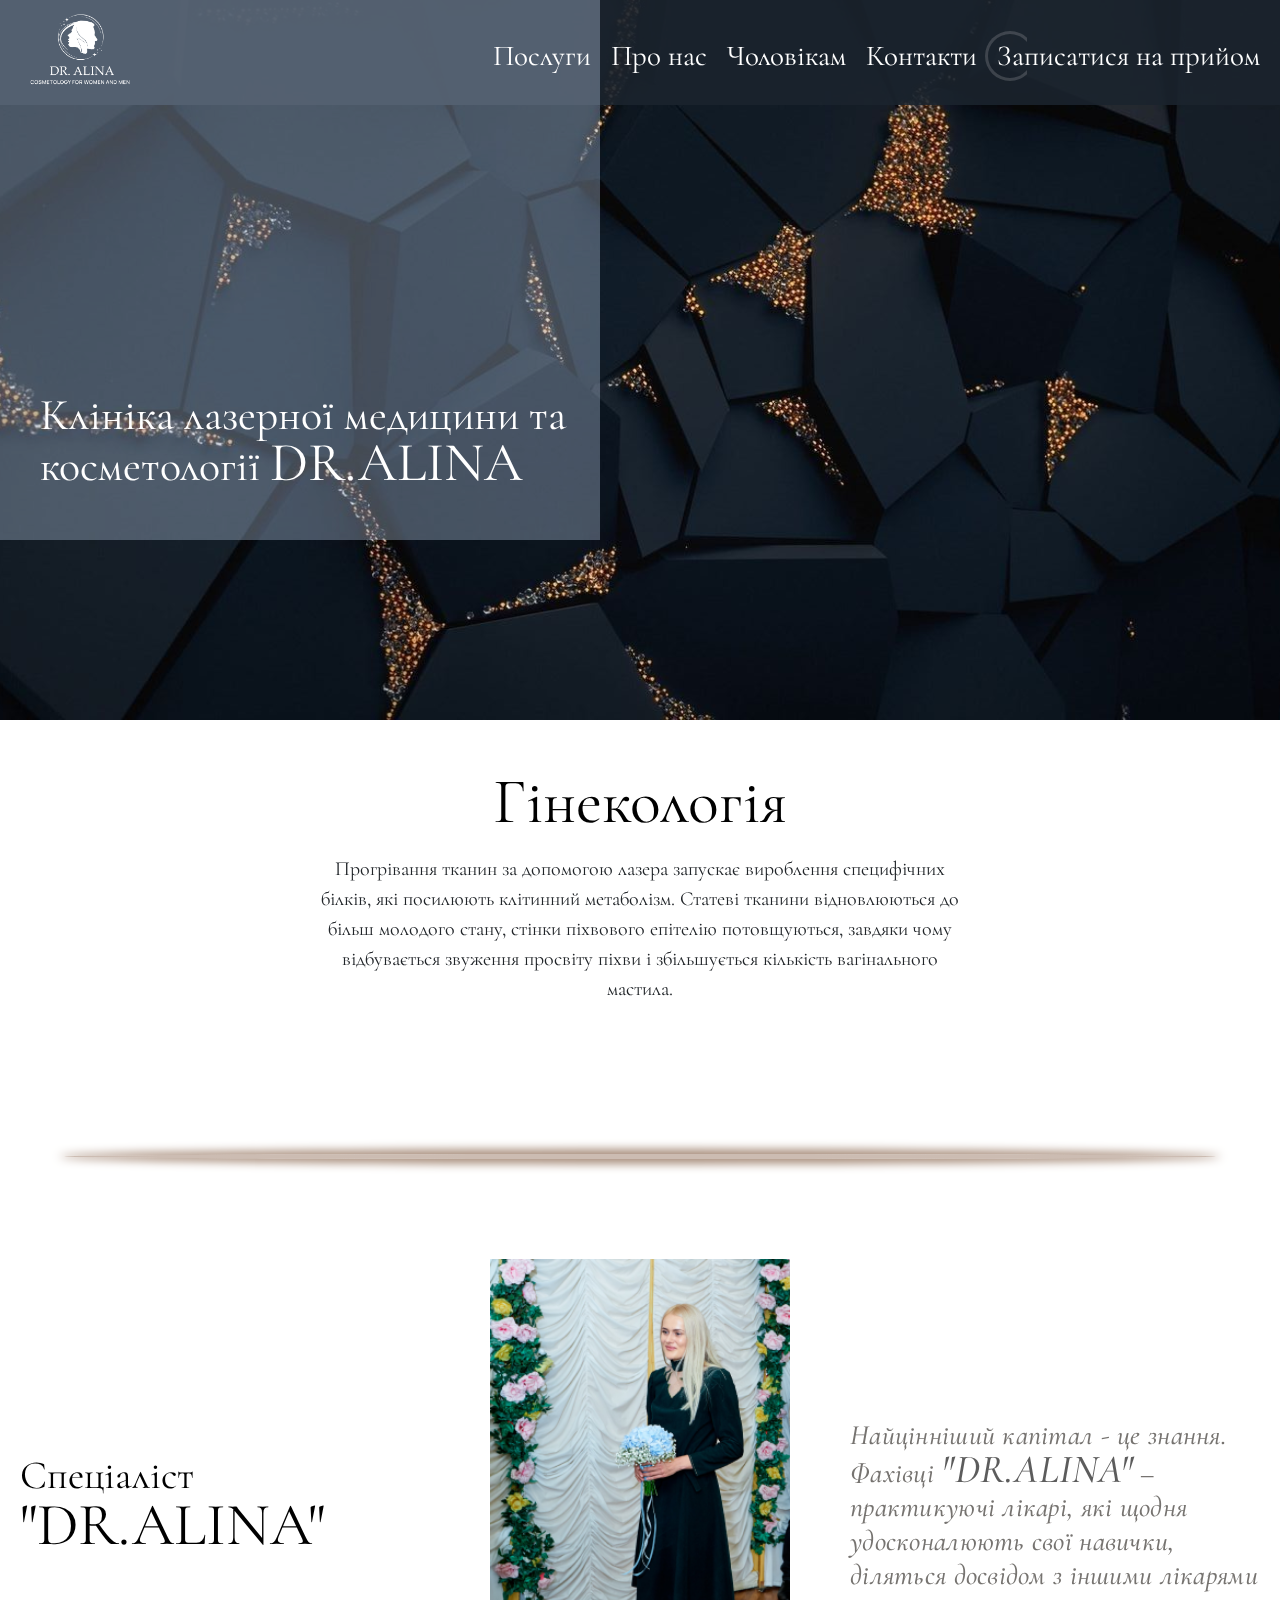
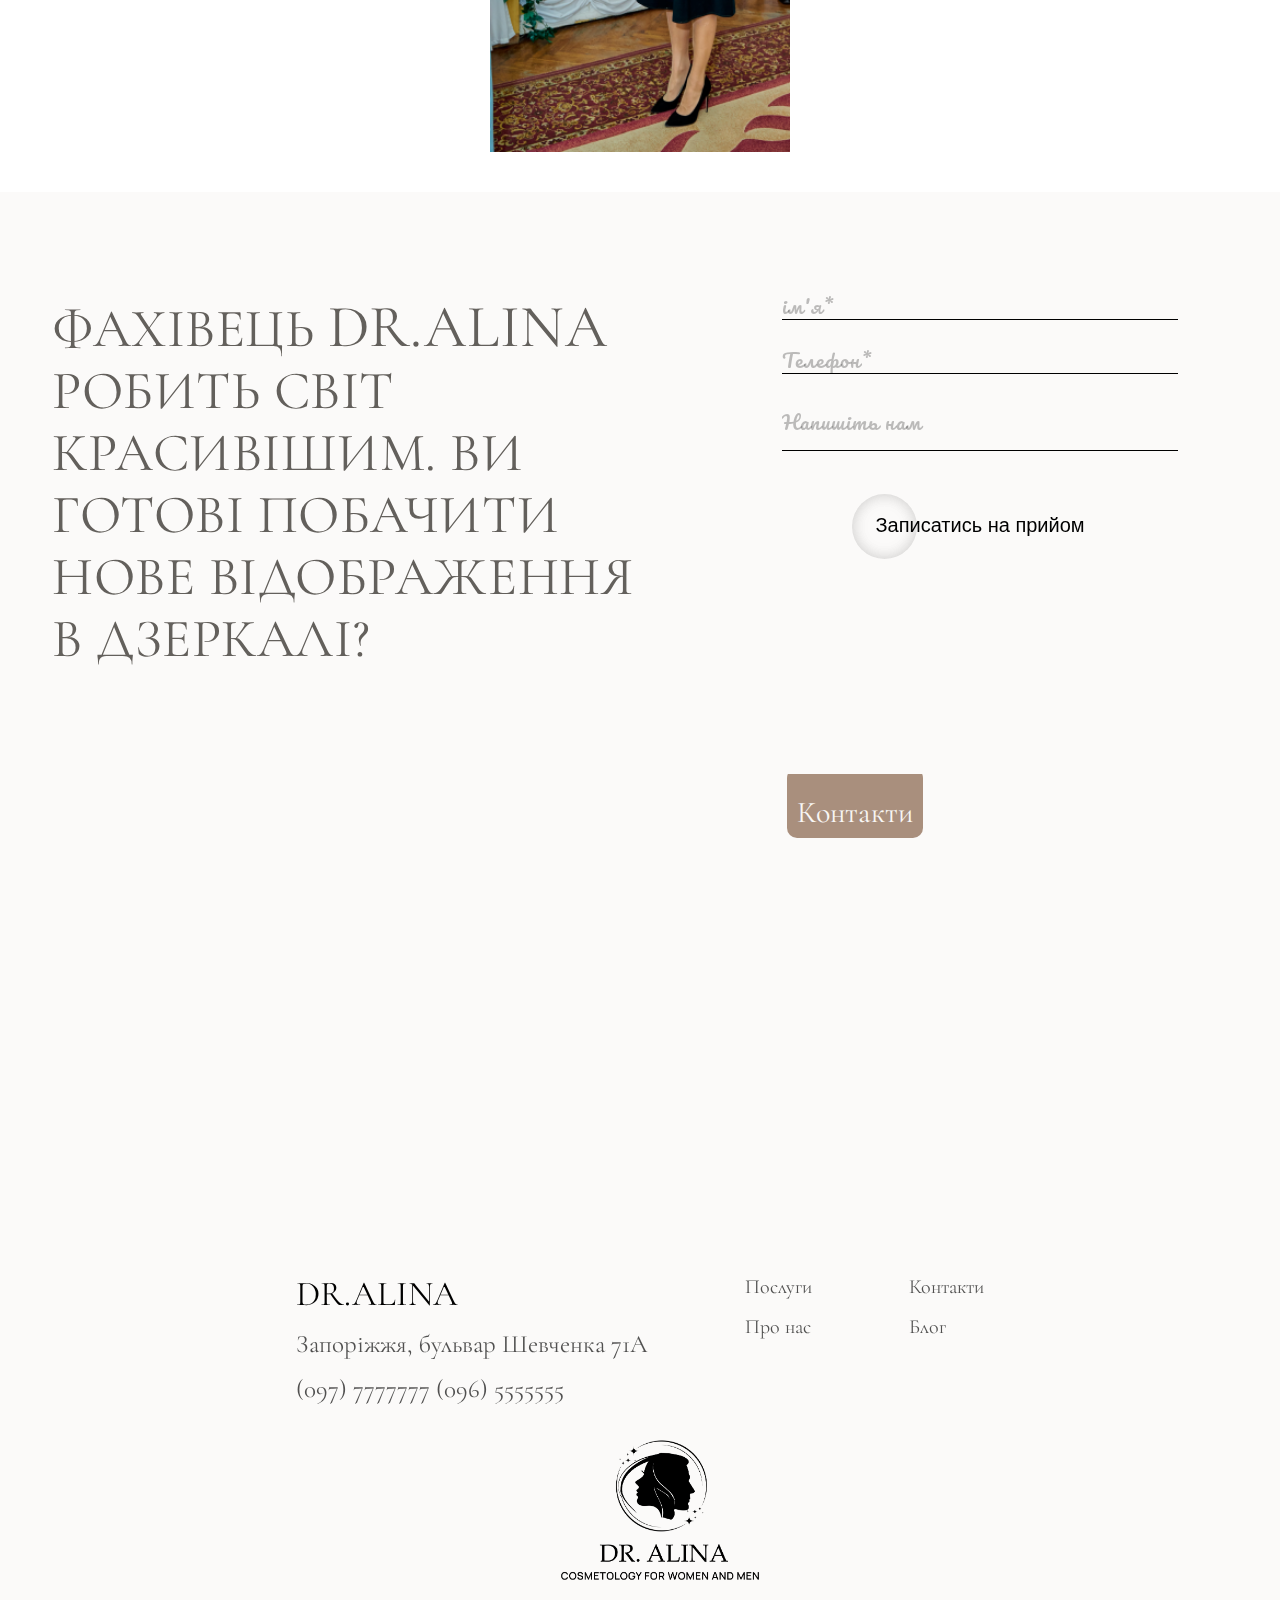
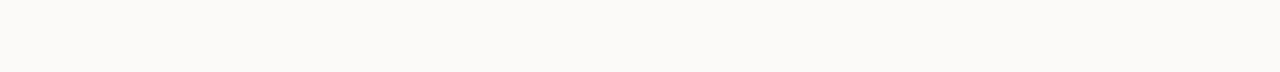
<file: pages/services/pages/gynecology/gynecology.html>
<!DOCTYPE html>
<html lang="ua">
  <head>
    <meta charset="UTF-8" />
    <meta name="viewport" content="width=device-width, initial-scale=1.0" />
    <link rel="stylesheet" href="css/reset.css" />
    <link rel="stylesheet" href="css/stail.css" />
    <link rel="stylesheet" href="css/gynecology.css" />

    <link rel="preconnect" href="https://fonts.googleapis.com" />
    <link rel="preconnect" href="https://fonts.gstatic.com" crossorigin />
    <link
      href="https://fonts.googleapis.com/css2?family=Bad+Script&family=Cormorant+Garamond:ital,wght@0,500;1,500&family=Golos+Text&family=Inter:wght@500;700&family=Raleway:wght@100;200;300;400;500;600;700;800;900&family=Shantell+Sans:wght@500&display=swap"
      rel="stylesheet"
    />
    <link rel="preconnect" href="https://fonts.googleapis.com" />
    <link rel="preconnect" href="https://fonts.gstatic.com" crossorigin />
    <link
      href="https://fonts.googleapis.com/css2?family=Allura&family=Bad+Script&family=Cormorant+Garamond:ital,wght@0,500;1,500&family=Golos+Text&family=Inter:wght@500;700&family=Raleway:wght@100;200;300;400;500;600;700;800;900&family=Shantell+Sans:wght@500&display=swap"
      rel="stylesheet"
    />
    <link rel="preconnect" href="https://fonts.googleapis.com" />
    <link rel="preconnect" href="https://fonts.gstatic.com" crossorigin />
    <link
      href="https://fonts.googleapis.com/css2?family=Pacifico&display=swap"
      rel="stylesheet"
    />
    <!--  -->
    <link rel="preconnect" href="https://fonts.googleapis.com" />
    <link rel="preconnect" href="https://fonts.gstatic.com" crossorigin />
    <link
      href="https://fonts.googleapis.com/css2?family=Allura&family=Bad+Script&family=Cormorant+Garamond:ital,wght@0,500;1,500&family=Golos+Text&family=Inter:wght@500;700&family=Jost&family=Raleway:wght@100;200;300;400;500;600;700;800;900&family=Shantell+Sans:wght@500&display=swap"
      rel="stylesheet"
    />
    <!-- шрифт для логотипа -->
    <link rel="preconnect" href="https://fonts.googleapis.com" />
    <link rel="preconnect" href="https://fonts.gstatic.com" crossorigin />
    <link
      href="https://fonts.googleapis.com/css2?family=Cormorant+Garamond:wght@300&display=swap"
      rel="stylesheet"
    />
    <!-- шрифт для логотипа -->

    <title>Гінекологія - DR.ALINA</title>
    <link rel="shortcut icon" href="img/LOGO/Аліна Фащенко logo-01.png" />
  </head>
  <body class="body">
    <!-- .......хедер........ -->
    <header class="header header-too header-thre" id="heId">
      <div class="header-top lock-padding">
        <div class="container">
          <div class="header-top__color"></div>
          <div class="header-top__container">
            <div class="header-top__logo">
              <a class="logo-a" href="../../../../index.html">
                <img
                  src="img/LOGO/Аліна Фащенко logo_FINAL LOGO VAR-03.png"
                  alt=""
              /></a>
            </div>

            <div class="header-top__span">
              <span class="header__span"></span>
            </div>
            <nav class="header-top__nav">
              <ul class="header-top__list">
                <li class="nav__list">
                  <a class="nav__a" href="../../servicesIndex.html">Послуги</a>
                </li>
                <li class="nav__list">
                  <a class="nav__a" href="../../../aboutUs/aboutUs.html"
                    >Про нас</a
                  >
                </li>
                <li class="nav__list">
                  <a class="nav__a" href="../men/men.html">Чоловікам</a>
                </li>
                <li class="nav__list">
                  <a class="nav__a nav__contact" href="#section__contact"
                    >Контакти</a
                  >
                </li>
                <li class="nav__list">
                  <a
                    class="nav__a nav__a_hover nav__a_shares"
                    href="#shares__id"
                  >
                    <div class="nav__circle-block">
                      <span class="nav__circle-span"></span>
                    </div>
                    Записатися на прийом</a
                  >
                </li>
              </ul>
            </nav>
          </div>
        </div>
      </div>
      <div class="container">
        <div class="header-text__container">
          <div class="header-text__block">
            <h1 class="header__tetle">
              Клініка лазерної медицини та косметології
              <span class="header__tetle-span">DR.ALINA</span>
            </h1>
          </div>
        </div>
      </div>
    </header>
    <!-- .......хедер........ -->

    <!-- .......контент........ -->
    <div class="content-bloc">
      <div class="content__wraper">
        <h1 class="content__h1">Гінекологія</h1>
        <p class="content__p">
          Прогрівання тканин за допомогою лазера запускає вироблення специфічних
          білків, які посилюють клітинний метаболізм. Статеві тканини
          відновлюються до більш молодого стану, стінки піхвового епітелію
          потовщуються, завдяки чому відбувається звуження просвіту піхви і
          збільшується кількість вагінального мастила.
        </p>
      </div>
    </div>
    <!-- .......контент........ -->

    <!-- ...........Спеціалісти......... -->
    <section class="specialists">
      <div class="container">
        <div class="specialist__flex">
          <div class="specialists__title">
            <div>Спеціаліст <span class="logo__span">"DR.ALINA"</span></div>
          </div>

          <div class="specialists__img">
            <img src="img/specialists/DSC8232.png" alt="specialists__img" />
          </div>
          <div class="specialists__txt">
            <div>
              Найцінніший капітал - це знання. Фахівці
              <span class="logo__span">"DR.ALINA"</span> – практикуючі лікарі,
              які щодня удосконалюють свої навички, діляться досвідом з іншими
              лікарями
            </div>
          </div>
        </div>
      </div>
    </section>
    <!-- ...........Спеціалісти......... -->

    <!-- .........акции.......... -->
    <section class="shares" id="shares__id">
      <div class="container">
        <div class="shares__block-flex">
          <div class="shares__block-text">
            ФАХІВЕЦЬ <span class="logo__span">DR.ALINA</span> РОБИТЬ СВІТ
            КРАСИВІШИМ. ВИ ГОТОВІ ПОБАЧИТИ НОВЕ ВІДОБРАЖЕННЯ В ДЗЕРКАЛІ?
          </div>
          <!-- форма -->
          <!--  -->
          <div class="wrapper">
            <div class="form">
              <form class="form__body" id="form" action="#">
                <!-- поля для ввода эмейла и имени -->
                <!--  -->
                <div class="form__item">
                  <input
                    class="form__input _req"
                    id="formName"
                    placeholder="ім'я*"
                    type="text"
                    name="name"
                  />
                </div>
                <div class="form__item">
                  <input
                    class="form__input _req"
                    id="formPhone"
                    placeholder="Телефон*"
                    type="tel"
                    name="tel"
                  />
                </div>
                <!--  -->
                <!-- поля для ввода эмейла и имени -->

                <!-- поле для ввода текста -->
                <!--  -->
                <div class="form__item">
                  <textarea
                    class="form__input"
                    oninput="auto_grow(this)"
                    name="message"
                    id="formMessage"
                    placeholder="Напишіть нам"
                  ></textarea>
                </div>
                <!--  -->
                <!-- поле для ввода текста -->
                <!-- кнопка отправки формы -->
                <!--  -->
                <button class="form__button" type="submit">
                  <span class="form__button__span _zapis"></span>
                  Записатись на прийом
                </button>
                <!--  -->
                <!-- кнопка отправки формы -->
              </form>
            </div>
          </div>
          <!--  -->
          <!-- форма -->
        </div>
      </div>
    </section>
    <!-- .........акции.......... -->

    <!-- .........контакты.......... -->
    <section id="section__contact" class="section__contact-map">
      <div class="map-contact">
        <div class="contacts__span-block_js contacts__span-block">
          <span class="contacts__span_btn">Контакти </span>
        </div>

        <div class="contacts__block_js contacts__block">
          <div class="contacts__text">
            <div class="contacts__text_title">Ми чекаємо на вас у гості</div>
            <ul class="contacts__list">
              <li class="contacts__li">
                <img
                  src="img/contacts/map-pin-svgrepo-com.svg"
                  alt="map"
                />бульвар Шевченка 71А
              </li>
              <li class="contacts__li">
                <a class="contacts__a" href="tel:0965555555"
                  ><img
                    src="img/contacts/smartphone-svgrepo-com.svg"
                    alt="smartphone"
                  />
                  (096)5555555</a
                >
              </li>
              <li class="contacts__li">
                <a class="contacts__a" href="mailto:atAlina's@gmail.com"
                  ><img
                    src="img/contacts/mail-svgrepo-com.svg"
                    alt="mail"
                  />atAlina's@gmail.com</a
                >
              </li>
            </ul>
          </div>
        </div>
        <iframe
          src="https://www.google.com/maps/embed?pb=!1m18!1m12!1m3!1d10711.078779147578!2d35.09788731342264!3d47.84405487121948!2m3!1f0!2f0!3f0!3m2!1i1024!2i768!4f13.1!3m3!1m2!1s0x40dc60d701559de5%3A0xe24228ed901b67fa!2z0KXQvtGA0YLQuNGG0LAg0J_QsNC70LDRhg!5e0!3m2!1sru!2sua!4v1697320743545!5m2!1sru!2sua"
          width="100%"
          height="450"
          style="border: 0"
          allowfullscreen=""
          loading="lazy"
          referrerpolicy="no-referrer-when-downgrade"
        ></iframe>
      </div>
    </section>
    <!-- .........контакты.......... -->

    <!-- ..........ФУТЕР ...........*/ -->
    <footer class="footer">
      <div class="container">
        <div class="footer__block-flex">
          <div class="footer__block_1">
            <div class="footer__block_title">
              <span class="header-logo__span">DR.ALINA</span>
            </div>
            <div class="footer__block_paragraf">
              <p>
                Запоріжжя,
                <span class="footer__block-paragraf_span">
                  бульвар Шевченка 71А</span
                >
              </p>
              <p>
                (097) 7777777
                <span class="footer__block-paragraf_span">(096) 5555555</span>
              </p>
            </div>
          </div>
          <div class="footer__block_2">
            <div class="footer__block_2-text">
              <a href="../../servicesIndex.html">Послуги</a>
              <a href="../../../aboutUs/aboutUs.html">Про нас</a>
            </div>
          </div>
          <div class="footer__block_3">
            <div class="footer__block_2-text">
              <a href="#section__contact">Контакти</a>
              <a href="../../../blog/blog.html">Блог</a>
            </div>
          </div>
        </div>
      </div>
      <div class="footer-logo">
        <div class="footer__img">
          <img src="img/LOGO/Аліна Фащенко logo_FINAL LOGO VAR-02.png" alt="" />
        </div>
      </div>
    </footer>
    <!-- ..........ФУТЕР ...........*/ -->

    <!--  \/   попапы  \/  -->
    <!-- попап заполните обязательные поля  -->
    <!--  -->
    <div class="popup allFields">
      <div class="popup__body">
        <div class="popup__content">
          <span class="popup__close">X</span>
          <div class="popup__title">
            Будьласка заповніть усі обовьязкові поля " * "
          </div>
        </div>
      </div>
    </div>
    <!--  -->
    <!-- попап заполните обязательные поля  -->

    <!--ошибка отправки  -->
    <!--  -->
    <div class="popup sendingError">
      <div class="popup__body">
        <div class="popup__content">
          <span class="popup__close">X</span>
          <div class="popup__title">Помилка відправлення повідомлення.</div>
        </div>
      </div>
    </div>
    <!--  -->
    <!-- ошибка отправки  -->

    <!--Разрешенны только изображенния  -->
    <!--  -->
    <div class="popup imageIsAllowed">
      <div class="popup__body">
        <div class="popup__content">
          <span class="popup__close">X</span>
          <div class="popup__title">Дозволено лише зображення.</div>
        </div>
      </div>
    </div>
    <!--  -->
    <!-- Разрешенны только изображенния  -->

    <!--Файл должен быть меньше 2МБ  -->
    <!--  -->
    <div class="popup fileMore">
      <div class="popup__body">
        <div class="popup__content">
          <span class="popup__close">X</span>
          <div class="popup__title">Файл має бути не быльше за 2МБ.</div>
        </div>
      </div>
    </div>
    <!--  -->
    <!-- Файл должен быть меньше 2МБ  -->

    <!--Ошибка вывода изображения -->
    <!--  -->
    <div class="popup imageError">
      <div class="popup__body">
        <div class="popup__content">
          <span class="popup__close">X</span>
          <div class="popup__title">Помилка виведення зображення.</div>
        </div>
      </div>
    </div>
    <!--  -->
    <!-- Ошибка вывода изображения  -->

    <!--форма в попапе дерматоскопия  -->
    <!--  -->
    <div class="popup dermatoscopy _popup-form _popup-js">
      <div class="popup__body">
        <div class="popup__content popup__content_form">
          <span class="popup__close">X</span>
          <!-- form  -->
          <div class="wrapper">
            <div class="for">
              <form class="form__body" id="form_popup" action="#">
                <!-- поля для ввода эмейла и имени -->
                <!--  -->
                <div class="form__item">
                  <input
                    class="form__input"
                    id="formName"
                    type="text"
                    name="name"
                    placeholder="Ім'я"
                  />
                </div>
                <div class="form__item">
                  <input
                    class="form__input"
                    id="formPfone"
                    type="tel"
                    name="tel"
                    placeholder="Телефон"
                  />
                </div>
                <div class="form__item">
                  <input
                    class="form__input _requz _email"
                    id="formEmail"
                    type="text"
                    name="email"
                    placeholder="Пошта"
                  />
                </div>
                <!--  -->
                <!-- поля для ввода эмейла телефона и имени -->

                <!-- поле для ввода текста -->
                <!--  -->
                <div class="form__item">
                  <textarea
                    class="form__input"
                    oninput="auto_grow(this)"
                    name="message"
                    id="formMessage"
                    placeholder="Опишіть вашу проблему"
                  ></textarea>
                </div>
                <!--  -->
                <!-- поле для ввода текста -->

                <!-- Прикрепление файла -->
                <!--  -->
                <div class="form__item">
                  <div class="form__label">Додати фото</div>
                  <div class="file">
                    <div class="file__item">
                      <input
                        class="file__input"
                        id="formImage"
                        accept=".jpg, .png, .gif"
                        type="file"
                        name="image"
                      />
                      <div class="file__botton">Вибрати</div>
                    </div>
                    <!--плоле для создания превью-->
                    <div class="file__preview" id="formPreview"></div>
                    <!--плоле для создания превью-->
                  </div>
                </div>
                <!--  -->
                <!-- кнопка отправки формы -->
                <!--  -->
                <button class="form__button" type="submit">Відправити</button>
                <!--  -->
                <!-- кнопка отправки формы -->
              </form>
            </div>
          </div>
          <!-- form -->
        </div>
      </div>
    </div>
    <!--  -->
    <!-- форма в попапе дерматоскопия  -->

    <script src="js/main.js"></script>
    <script src="js/popup.js"></script>
    <script src="js/dermatoscopy.js"></script>
  </body>
</html>
</file>
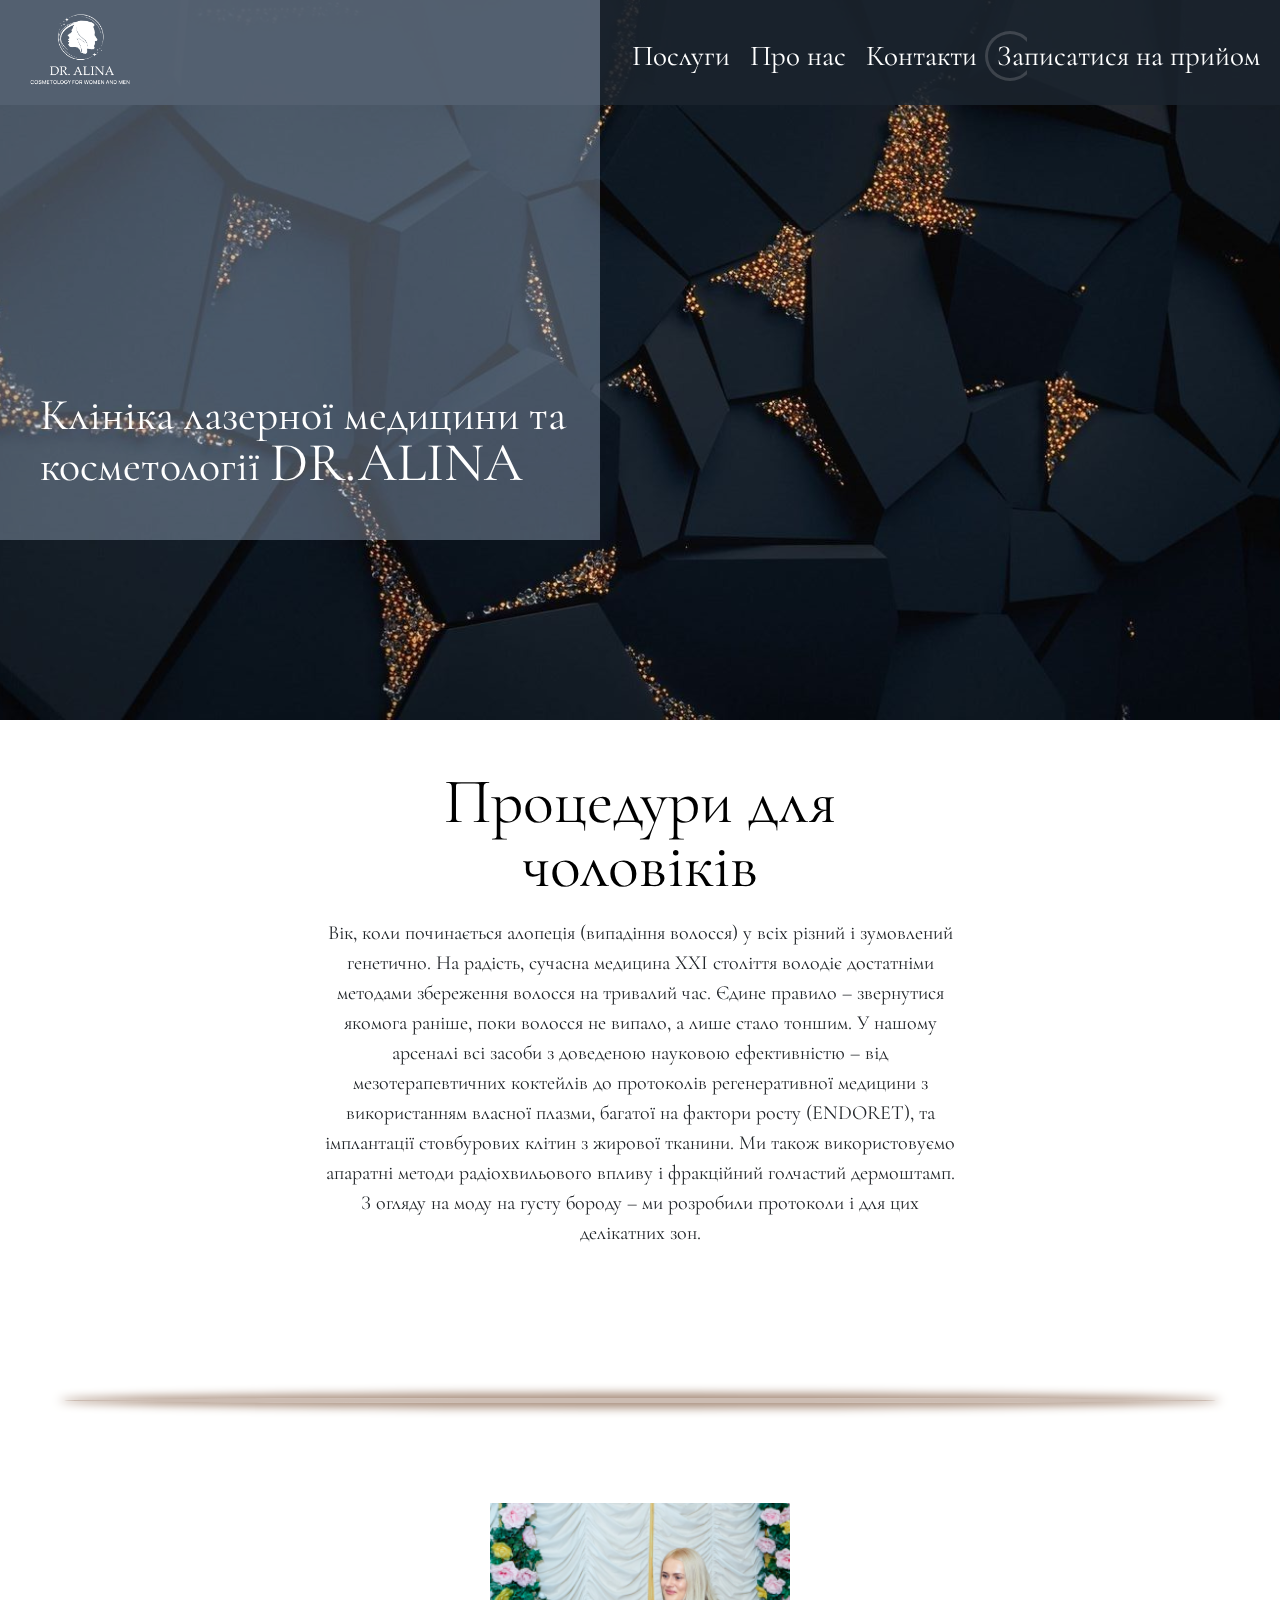
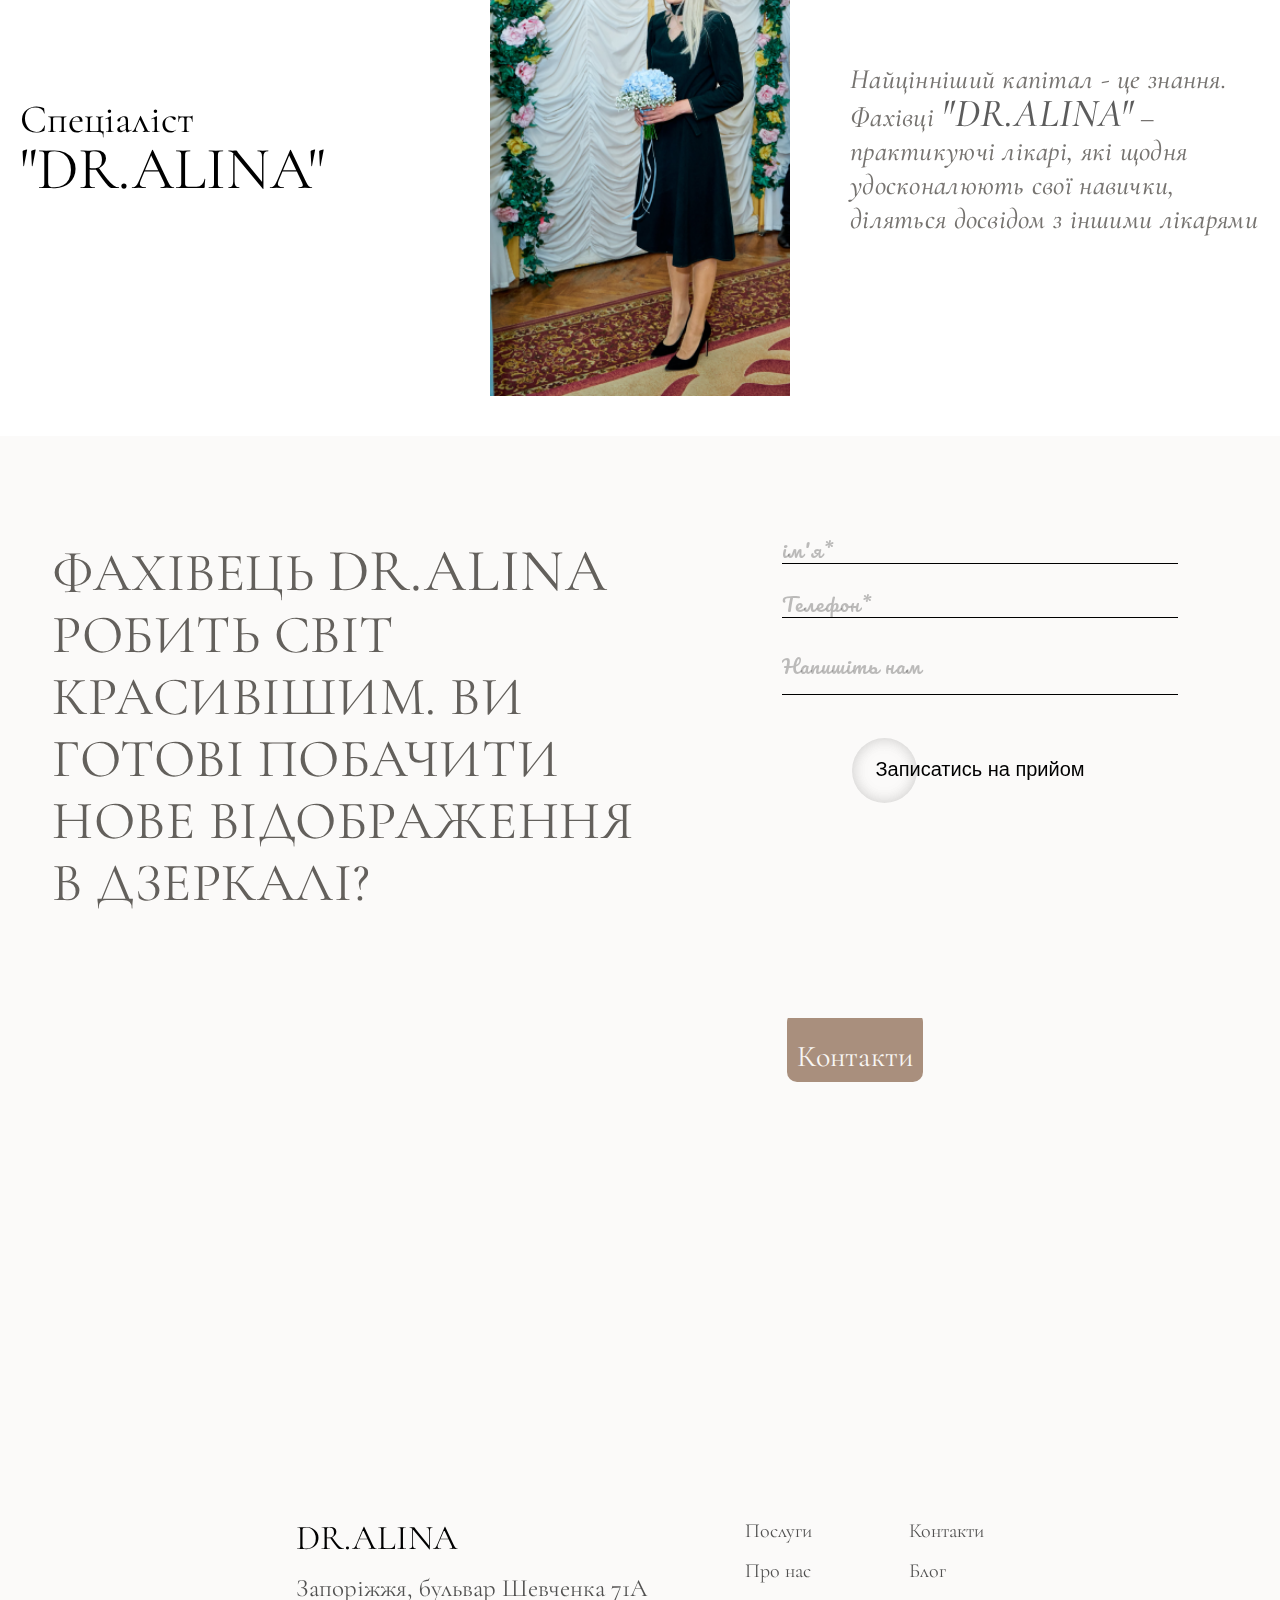
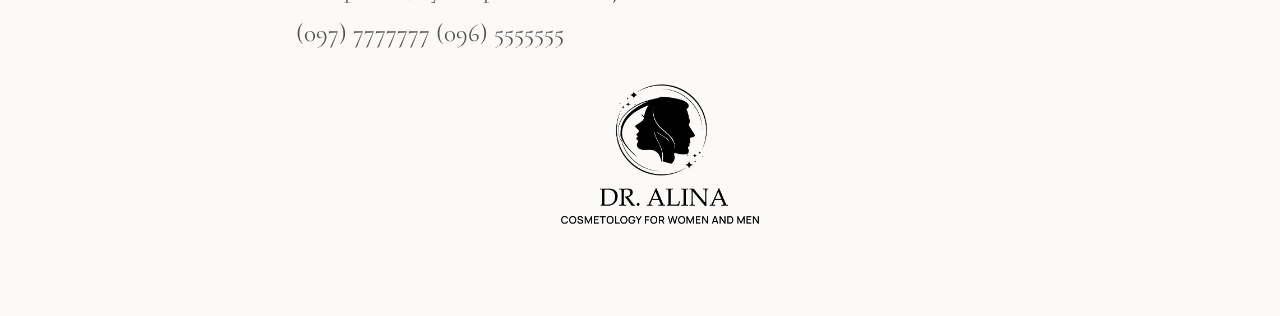
<file: pages/services/pages/men/men.html>
<!DOCTYPE html>
<html lang="ua">
  <head>
    <meta charset="UTF-8" />
    <meta name="viewport" content="width=device-width, initial-scale=1.0" />
    <link rel="stylesheet" href="css/reset.css" />
    <link rel="stylesheet" href="css/stail.css" />
    <link rel="stylesheet" href="css/men.css" />

    <link rel="preconnect" href="https://fonts.googleapis.com" />
    <link rel="preconnect" href="https://fonts.gstatic.com" crossorigin />
    <link
      href="https://fonts.googleapis.com/css2?family=Bad+Script&family=Cormorant+Garamond:ital,wght@0,500;1,500&family=Golos+Text&family=Inter:wght@500;700&family=Raleway:wght@100;200;300;400;500;600;700;800;900&family=Shantell+Sans:wght@500&display=swap"
      rel="stylesheet"
    />
    <link rel="preconnect" href="https://fonts.googleapis.com" />
    <link rel="preconnect" href="https://fonts.gstatic.com" crossorigin />
    <link
      href="https://fonts.googleapis.com/css2?family=Allura&family=Bad+Script&family=Cormorant+Garamond:ital,wght@0,500;1,500&family=Golos+Text&family=Inter:wght@500;700&family=Raleway:wght@100;200;300;400;500;600;700;800;900&family=Shantell+Sans:wght@500&display=swap"
      rel="stylesheet"
    />
    <link rel="preconnect" href="https://fonts.googleapis.com" />
    <link rel="preconnect" href="https://fonts.gstatic.com" crossorigin />
    <link
      href="https://fonts.googleapis.com/css2?family=Pacifico&display=swap"
      rel="stylesheet"
    />
    <!--  -->
    <link rel="preconnect" href="https://fonts.googleapis.com" />
    <link rel="preconnect" href="https://fonts.gstatic.com" crossorigin />
    <link
      href="https://fonts.googleapis.com/css2?family=Allura&family=Bad+Script&family=Cormorant+Garamond:ital,wght@0,500;1,500&family=Golos+Text&family=Inter:wght@500;700&family=Jost&family=Raleway:wght@100;200;300;400;500;600;700;800;900&family=Shantell+Sans:wght@500&display=swap"
      rel="stylesheet"
    />
    <!-- шрифт для логотипа -->
    <link rel="preconnect" href="https://fonts.googleapis.com" />
    <link rel="preconnect" href="https://fonts.gstatic.com" crossorigin />
    <link
      href="https://fonts.googleapis.com/css2?family=Cormorant+Garamond:wght@300&display=swap"
      rel="stylesheet"
    />
    <!-- шрифт для логотипа -->

    <title>Чоловікам - DR.ALINA</title>
    <link rel="shortcut icon" href="img/LOGO/Аліна Фащенко logo-01.png" />
  </head>
  <body class="body">
    <!-- .......хедер........ -->
    <header class="header header-too header-thre" id="heId">
      <div class="header-top lock-padding">
        <div class="container">
          <div class="header-top__color"></div>
          <div class="header-top__container">
            <div class="header-top__logo">
              <a class="logo-a" href="../../../../index.html">
                <img
                  src="img/LOGO/Аліна Фащенко logo_FINAL LOGO VAR-03.png"
                  alt=""
              /></a>
            </div>

            <div class="header-top__span">
              <span class="header__span"></span>
            </div>
            <nav class="header-top__nav">
              <ul class="header-top__list">
                <li class="nav__list">
                  <a class="nav__a" href="../../servicesIndex.html">Послуги</a>
                </li>
                <li class="nav__list">
                  <a class="nav__a" href="../../../aboutUs/aboutUs.html"
                    >Про нас</a
                  >
                </li>
                <li class="nav__list">
                  <a class="nav__a nav__contact" href="#section__contact"
                    >Контакти</a
                  >
                </li>
                <li class="nav__list">
                  <a
                    class="nav__a nav__a_hover nav__a_shares"
                    href="#shares__id"
                  >
                    <div class="nav__circle-block">
                      <span class="nav__circle-span"></span>
                    </div>
                    Записатися на прийом</a
                  >
                </li>
              </ul>
            </nav>
          </div>
        </div>
      </div>
      <div class="container">
        <div class="header-text__container">
          <div class="header-text__block">
            <h1 class="header__tetle">
              Клініка лазерної медицини та косметології
              <span class="header__tetle-span">DR.ALINA</span>
            </h1>
          </div>
        </div>
      </div>
    </header>
    <!-- .......хедер........ -->

    <!-- .......контент........ -->
    <div class="content-bloc">
      <div class="content__wraper">
        <h1 class="content__h1">Процедури для чоловіків</h1>
        <p class="content__p">
          Вік, коли починається алопеція (випадіння волосся) у всіх різний і
          зумовлений генетично. На радість, сучасна медицина ХХІ століття
          володіє достатніми методами збереження волосся на тривалий час. Єдине
          правило – звернутися якомога раніше, поки волосся не випало, а лише
          стало тоншим. У нашому арсеналі всі засоби з доведеною науковою
          ефективністю – від мезотерапевтичних коктейлів до протоколів
          регенеративної медицини з використанням власної плазми, багатої на
          фактори росту (ENDORET), та імплантації стовбурових клітин з жирової
          тканини. Ми також використовуємо апаратні методи радіохвильового
          впливу і фракційний голчастий дермоштамп. З огляду на моду на густу
          бороду – ми розробили протоколи і для цих делікатних зон.
        </p>
      </div>
    </div>
    <!-- .......контент........ -->

    <!-- ...........Спеціалісти......... -->
    <section class="specialists">
      <div class="container">
        <div class="specialist__flex">
          <div class="specialists__title">
            <div>Спеціаліст <span class="logo__span">"DR.ALINA"</span></div>
          </div>

          <div class="specialists__img">
            <img src="img/specialists/DSC8232.png" alt="specialists__img" />
          </div>
          <div class="specialists__txt">
            <div>
              Найцінніший капітал - це знання. Фахівці
              <span class="logo__span">"DR.ALINA"</span> – практикуючі лікарі,
              які щодня удосконалюють свої навички, діляться досвідом з іншими
              лікарями
            </div>
          </div>
        </div>
      </div>
    </section>
    <!-- ...........Спеціалісти......... -->

    <!-- .........акции.......... -->
    <section class="shares" id="shares__id">
      <div class="container">
        <div class="shares__block-flex">
          <div class="shares__block-text">
            ФАХІВЕЦЬ <span class="logo__span">DR.ALINA</span> РОБИТЬ СВІТ
            КРАСИВІШИМ. ВИ ГОТОВІ ПОБАЧИТИ НОВЕ ВІДОБРАЖЕННЯ В ДЗЕРКАЛІ?
          </div>
          <!-- форма -->
          <!--  -->
          <div class="wrapper">
            <div class="form">
              <form class="form__body" id="form" action="#">
                <!-- поля для ввода эмейла и имени -->
                <!--  -->
                <div class="form__item">
                  <input
                    class="form__input _req"
                    id="formName"
                    placeholder="ім'я*"
                    type="text"
                    name="name"
                  />
                </div>
                <div class="form__item">
                  <input
                    class="form__input _req"
                    id="formPhone"
                    placeholder="Телефон*"
                    type="tel"
                    name="tel"
                  />
                </div>
                <!--  -->
                <!-- поля для ввода эмейла и имени -->

                <!-- поле для ввода текста -->
                <!--  -->
                <div class="form__item">
                  <textarea
                    class="form__input"
                    oninput="auto_grow(this)"
                    name="message"
                    id="formMessage"
                    placeholder="Напишіть нам"
                  ></textarea>
                </div>
                <!--  -->
                <!-- поле для ввода текста -->
                <!-- кнопка отправки формы -->
                <!--  -->
                <button class="form__button" type="submit">
                  <span class="form__button__span _zapis"></span>
                  Записатись на прийом
                </button>
                <!--  -->
                <!-- кнопка отправки формы -->
              </form>
            </div>
          </div>
          <!--  -->
          <!-- форма -->
        </div>
      </div>
    </section>
    <!-- .........акции.......... -->

    <!-- .........контакты.......... -->
    <section id="section__contact" class="section__contact-map">
      <div class="map-contact">
        <div class="contacts__span-block_js contacts__span-block">
          <span class="contacts__span_btn">Контакти </span>
        </div>

        <div class="contacts__block_js contacts__block">
          <div class="contacts__text">
            <div class="contacts__text_title">Ми чекаємо на вас у гості</div>
            <ul class="contacts__list">
              <li class="contacts__li">
                <img
                  src="img/contacts/map-pin-svgrepo-com.svg"
                  alt="map"
                />бульвар Шевченка 71А
              </li>
              <li class="contacts__li">
                <a class="contacts__a" href="tel:0965555555"
                  ><img
                    src="img/contacts/smartphone-svgrepo-com.svg"
                    alt="smartphone"
                  />
                  (096)5555555</a
                >
              </li>
              <li class="contacts__li">
                <a class="contacts__a" href="mailto:atAlina's@gmail.com"
                  ><img
                    src="img/contacts/mail-svgrepo-com.svg"
                    alt="mail"
                  />atAlina's@gmail.com</a
                >
              </li>
            </ul>
          </div>
        </div>
        <iframe
          src="https://www.google.com/maps/embed?pb=!1m18!1m12!1m3!1d10711.078779147578!2d35.09788731342264!3d47.84405487121948!2m3!1f0!2f0!3f0!3m2!1i1024!2i768!4f13.1!3m3!1m2!1s0x40dc60d701559de5%3A0xe24228ed901b67fa!2z0KXQvtGA0YLQuNGG0LAg0J_QsNC70LDRhg!5e0!3m2!1sru!2sua!4v1697320743545!5m2!1sru!2sua"
          width="100%"
          height="450"
          style="border: 0"
          allowfullscreen=""
          loading="lazy"
          referrerpolicy="no-referrer-when-downgrade"
        ></iframe>
      </div>
    </section>
    <!-- .........контакты.......... -->

    <!-- ..........ФУТЕР ...........*/ -->
    <footer class="footer">
      <div class="container">
        <div class="footer__block-flex">
          <div class="footer__block_1">
            <div class="footer__block_title">
              <span class="header-logo__span">DR.ALINA</span>
            </div>
            <div class="footer__block_paragraf">
              <p>
                Запоріжжя,
                <span class="footer__block-paragraf_span">
                  бульвар Шевченка 71А</span
                >
              </p>
              <p>
                (097) 7777777
                <span class="footer__block-paragraf_span">(096) 5555555</span>
              </p>
            </div>
          </div>
          <div class="footer__block_2">
            <div class="footer__block_2-text">
              <a href="../../servicesIndex.html">Послуги</a>
              <a href="../../../aboutUs/aboutUs.html">Про нас</a>
            </div>
          </div>
          <div class="footer__block_3">
            <div class="footer__block_2-text">
              <a href="#section__contact">Контакти</a>
              <a href="../../../blog/blog.html">Блог</a>
            </div>
          </div>
        </div>
      </div>
      <div class="footer-logo">
        <div class="footer__img">
          <img src="img/LOGO/Аліна Фащенко logo_FINAL LOGO VAR-02.png" alt="" />
        </div>
      </div>
    </footer>
    <!-- ..........ФУТЕР ...........*/ -->

    <!--  \/   попапы  \/  -->
    <!-- попап заполните обязательные поля  -->
    <!--  -->
    <div class="popup allFields">
      <div class="popup__body">
        <div class="popup__content">
          <span class="popup__close">X</span>
          <div class="popup__title">
            Будьласка заповніть усі обовьязкові поля " * "
          </div>
        </div>
      </div>
    </div>
    <!--  -->
    <!-- попап заполните обязательные поля  -->

    <!--ошибка отправки  -->
    <!--  -->
    <div class="popup sendingError">
      <div class="popup__body">
        <div class="popup__content">
          <span class="popup__close">X</span>
          <div class="popup__title">Помилка відправлення повідомлення.</div>
        </div>
      </div>
    </div>
    <!--  -->
    <!-- ошибка отправки  -->

    <!--Разрешенны только изображенния  -->
    <!--  -->
    <div class="popup imageIsAllowed">
      <div class="popup__body">
        <div class="popup__content">
          <span class="popup__close">X</span>
          <div class="popup__title">Дозволено лише зображення.</div>
        </div>
      </div>
    </div>
    <!--  -->
    <!-- Разрешенны только изображенния  -->

    <!--Файл должен быть меньше 2МБ  -->
    <!--  -->
    <div class="popup fileMore">
      <div class="popup__body">
        <div class="popup__content">
          <span class="popup__close">X</span>
          <div class="popup__title">Файл має бути не быльше за 2МБ.</div>
        </div>
      </div>
    </div>
    <!--  -->
    <!-- Файл должен быть меньше 2МБ  -->

    <!--Ошибка вывода изображения -->
    <!--  -->
    <div class="popup imageError">
      <div class="popup__body">
        <div class="popup__content">
          <span class="popup__close">X</span>
          <div class="popup__title">Помилка виведення зображення.</div>
        </div>
      </div>
    </div>
    <!--  -->
    <!-- Ошибка вывода изображения  -->

    <!--форма в попапе дерматоскопия  -->
    <!--  -->
    <div class="popup dermatoscopy _popup-form _popup-js">
      <div class="popup__body">
        <div class="popup__content popup__content_form">
          <span class="popup__close">X</span>
          <!-- form  -->
          <div class="wrapper">
            <div class="for">
              <form class="form__body" id="form_popup" action="#">
                <!-- поля для ввода эмейла и имени -->
                <!--  -->
                <div class="form__item">
                  <input
                    class="form__input"
                    id="formName"
                    type="text"
                    name="name"
                    placeholder="Ім'я"
                  />
                </div>
                <div class="form__item">
                  <input
                    class="form__input"
                    id="formPfone"
                    type="tel"
                    name="tel"
                    placeholder="Телефон"
                  />
                </div>
                <div class="form__item">
                  <input
                    class="form__input _requz _email"
                    id="formEmail"
                    type="text"
                    name="email"
                    placeholder="Пошта"
                  />
                </div>
                <!--  -->
                <!-- поля для ввода эмейла телефона и имени -->

                <!-- поле для ввода текста -->
                <!--  -->
                <div class="form__item">
                  <textarea
                    class="form__input"
                    oninput="auto_grow(this)"
                    name="message"
                    id="formMessage"
                    placeholder="Опишіть вашу проблему"
                  ></textarea>
                </div>
                <!--  -->
                <!-- поле для ввода текста -->

                <!-- Прикрепление файла -->
                <!--  -->
                <div class="form__item">
                  <div class="form__label">Додати фото</div>
                  <div class="file">
                    <div class="file__item">
                      <input
                        class="file__input"
                        id="formImage"
                        accept=".jpg, .png, .gif"
                        type="file"
                        name="image"
                      />
                      <div class="file__botton">Вибрати</div>
                    </div>
                    <!--плоле для создания превью-->
                    <div class="file__preview" id="formPreview"></div>
                    <!--плоле для создания превью-->
                  </div>
                </div>
                <!--  -->
                <!-- кнопка отправки формы -->
                <!--  -->
                <button class="form__button" type="submit">Відправити</button>
                <!--  -->
                <!-- кнопка отправки формы -->
              </form>
            </div>
          </div>
          <!-- form -->
        </div>
      </div>
    </div>
    <!--  -->
    <!-- форма в попапе дерматоскопия  -->

    <script src="js/main.js"></script>
    <script src="js/popup.js"></script>
    <script src="js/dermatoscopy.js"></script>
  </body>
</html>
</file>
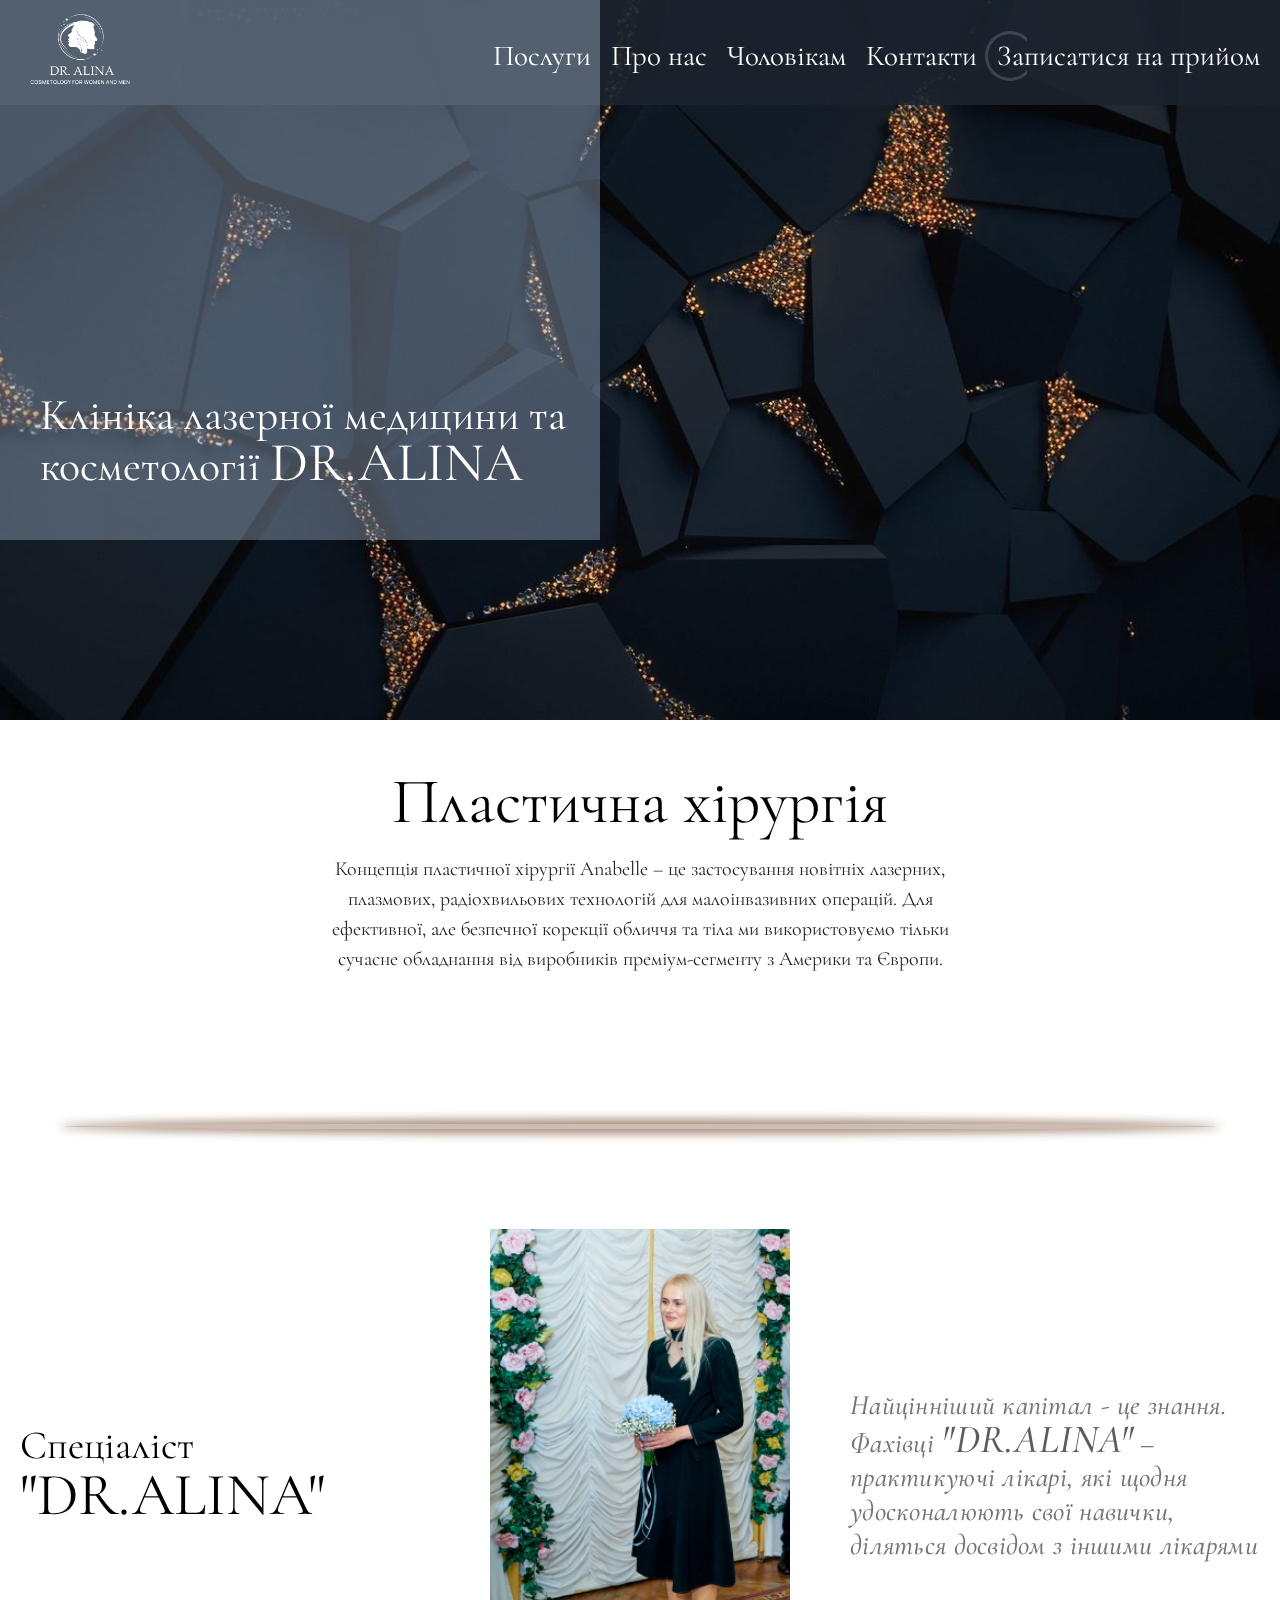
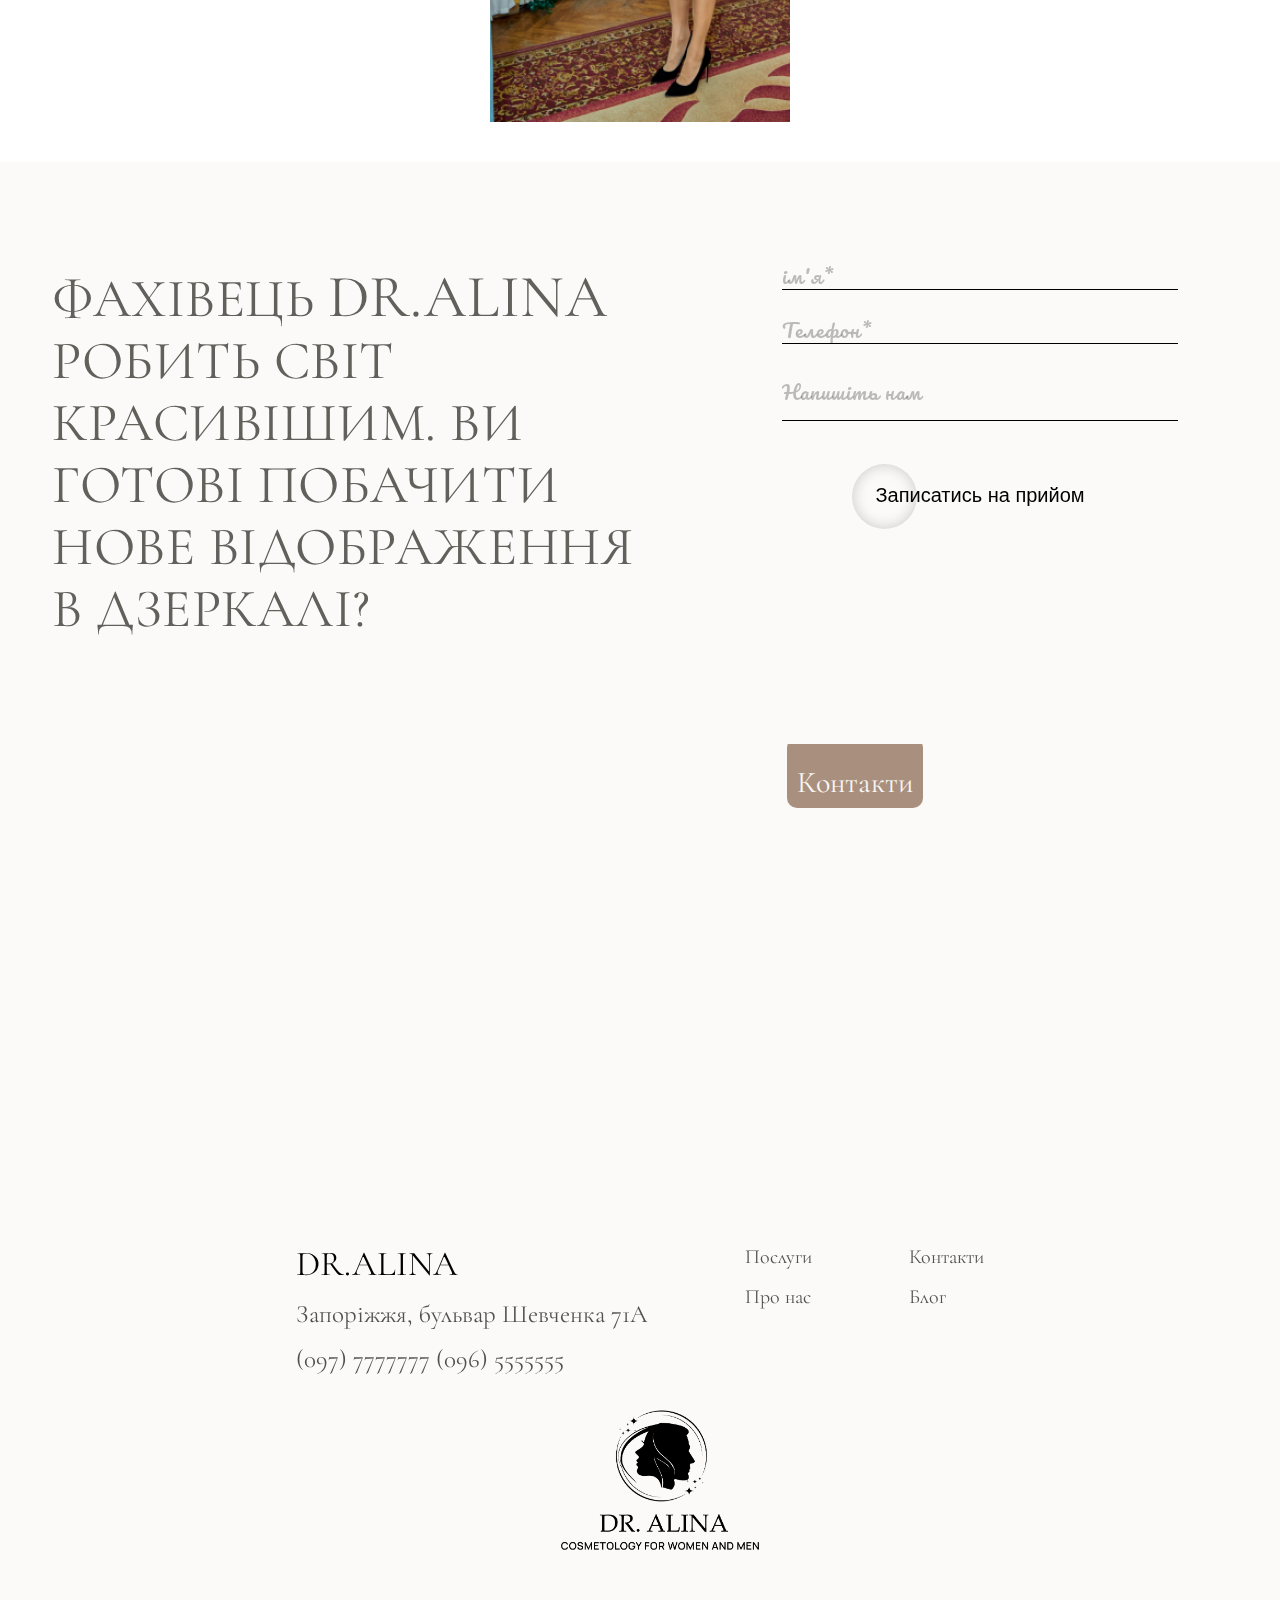
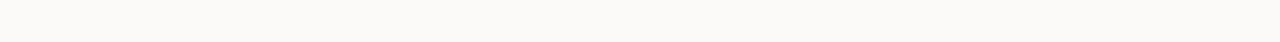
<file: pages/services/pages/plastic/plastic.html>
<!DOCTYPE html>
<html lang="ua">
  <head>
    <meta charset="UTF-8" />
    <meta name="viewport" content="width=device-width, initial-scale=1.0" />
    <link rel="stylesheet" href="css/reset.css" />
    <link rel="stylesheet" href="css/stail.css" />
    <link rel="stylesheet" href="css/plastic.css" />

    <link rel="preconnect" href="https://fonts.googleapis.com" />
    <link rel="preconnect" href="https://fonts.gstatic.com" crossorigin />
    <link
      href="https://fonts.googleapis.com/css2?family=Bad+Script&family=Cormorant+Garamond:ital,wght@0,500;1,500&family=Golos+Text&family=Inter:wght@500;700&family=Raleway:wght@100;200;300;400;500;600;700;800;900&family=Shantell+Sans:wght@500&display=swap"
      rel="stylesheet"
    />
    <link rel="preconnect" href="https://fonts.googleapis.com" />
    <link rel="preconnect" href="https://fonts.gstatic.com" crossorigin />
    <link
      href="https://fonts.googleapis.com/css2?family=Allura&family=Bad+Script&family=Cormorant+Garamond:ital,wght@0,500;1,500&family=Golos+Text&family=Inter:wght@500;700&family=Raleway:wght@100;200;300;400;500;600;700;800;900&family=Shantell+Sans:wght@500&display=swap"
      rel="stylesheet"
    />
    <link rel="preconnect" href="https://fonts.googleapis.com" />
    <link rel="preconnect" href="https://fonts.gstatic.com" crossorigin />
    <link
      href="https://fonts.googleapis.com/css2?family=Pacifico&display=swap"
      rel="stylesheet"
    />
    <!--  -->
    <link rel="preconnect" href="https://fonts.googleapis.com" />
    <link rel="preconnect" href="https://fonts.gstatic.com" crossorigin />
    <link
      href="https://fonts.googleapis.com/css2?family=Allura&family=Bad+Script&family=Cormorant+Garamond:ital,wght@0,500;1,500&family=Golos+Text&family=Inter:wght@500;700&family=Jost&family=Raleway:wght@100;200;300;400;500;600;700;800;900&family=Shantell+Sans:wght@500&display=swap"
      rel="stylesheet"
    />
    <!-- шрифт для логотипа -->
    <link rel="preconnect" href="https://fonts.googleapis.com" />
    <link rel="preconnect" href="https://fonts.gstatic.com" crossorigin />
    <link
      href="https://fonts.googleapis.com/css2?family=Cormorant+Garamond:wght@300&display=swap"
      rel="stylesheet"
    />
    <!-- шрифт для логотипа -->

    <title>Пластична хірургія - DR.ALINA</title>
    <link rel="shortcut icon" href="img/LOGO/Аліна Фащенко logo-01.png" />
  </head>
  <body class="body">
    <!-- .......хедер........ -->
    <header class="header header-too header-thre" id="heId">
      <div class="header-top lock-padding">
        <div class="container">
          <div class="header-top__color"></div>
          <div class="header-top__container">
            <div class="header-top__logo">
              <a class="logo-a" href="../../../../index.html">
                <img
                  src="img/LOGO/Аліна Фащенко logo_FINAL LOGO VAR-03.png"
                  alt=""
              /></a>
            </div>

            <div class="header-top__span">
              <span class="header__span"></span>
            </div>
            <nav class="header-top__nav">
              <ul class="header-top__list">
                <li class="nav__list">
                  <a class="nav__a" href="../../servicesIndex.html">Послуги</a>
                </li>
                <li class="nav__list">
                  <a class="nav__a" href="../../../aboutUs/aboutUs.html"
                    >Про нас</a
                  >
                </li>
                <li class="nav__list">
                  <a class="nav__a" href="../men/men.html">Чоловікам</a>
                </li>
                <li class="nav__list">
                  <a class="nav__a nav__contact" href="#section__contact"
                    >Контакти</a
                  >
                </li>
                <li class="nav__list">
                  <a
                    class="nav__a nav__a_hover nav__a_shares"
                    href="#shares__id"
                  >
                    <div class="nav__circle-block">
                      <span class="nav__circle-span"></span>
                    </div>
                    Записатися на прийом</a
                  >
                </li>
              </ul>
            </nav>
          </div>
        </div>
      </div>
      <div class="container">
        <div class="header-text__container">
          <div class="header-text__block">
            <h1 class="header__tetle">
              Клініка лазерної медицини та косметології
              <span class="header__tetle-span">DR.ALINA</span>
            </h1>
          </div>
        </div>
      </div>
    </header>
    <!-- .......хедер........ -->

    <!-- .......контент........ -->
    <div class="content-bloc">
      <div class="content__wraper">
        <h1 class="content__h1">Пластична хірургія</h1>
        <p class="content__p">
          Концепція пластичної хірургії Anabelle – це застосування новітніх
          лазерних, плазмових, радіохвильових технологій для малоінвазивних
          операцій. Для ефективної, але безпечної корекції обличчя та тіла ми
          використовуємо тільки сучасне обладнання від виробників
          преміум-сегменту з Америки та Європи.
        </p>
      </div>
    </div>
    <!-- .......контент........ -->

    <!-- ...........Спеціалісти......... -->
    <section class="specialists">
      <div class="container">
        <div class="specialist__flex">
          <div class="specialists__title">
            <div>Спеціаліст <span class="logo__span">"DR.ALINA"</span></div>
          </div>

          <div class="specialists__img">
            <img src="img/specialists/DSC8232.png" alt="specialists__img" />
          </div>
          <div class="specialists__txt">
            <div>
              Найцінніший капітал - це знання. Фахівці
              <span class="logo__span">"DR.ALINA"</span> – практикуючі лікарі,
              які щодня удосконалюють свої навички, діляться досвідом з іншими
              лікарями
            </div>
          </div>
        </div>
      </div>
    </section>
    <!-- ...........Спеціалісти......... -->

    <!-- .........акции.......... -->
    <section class="shares" id="shares__id">
      <div class="container">
        <div class="shares__block-flex">
          <div class="shares__block-text">
            ФАХІВЕЦЬ <span class="logo__span">DR.ALINA</span> РОБИТЬ СВІТ
            КРАСИВІШИМ. ВИ ГОТОВІ ПОБАЧИТИ НОВЕ ВІДОБРАЖЕННЯ В ДЗЕРКАЛІ?
          </div>
          <!-- форма -->
          <!--  -->
          <div class="wrapper">
            <div class="form">
              <form class="form__body" id="form" action="#">
                <!-- поля для ввода эмейла и имени -->
                <!--  -->
                <div class="form__item">
                  <input
                    class="form__input _req"
                    id="formName"
                    placeholder="ім'я*"
                    type="text"
                    name="name"
                  />
                </div>
                <div class="form__item">
                  <input
                    class="form__input _req"
                    id="formPhone"
                    placeholder="Телефон*"
                    type="tel"
                    name="tel"
                  />
                </div>
                <!--  -->
                <!-- поля для ввода эмейла и имени -->

                <!-- поле для ввода текста -->
                <!--  -->
                <div class="form__item">
                  <textarea
                    class="form__input"
                    oninput="auto_grow(this)"
                    name="message"
                    id="formMessage"
                    placeholder="Напишіть нам"
                  ></textarea>
                </div>
                <!--  -->
                <!-- поле для ввода текста -->
                <!-- кнопка отправки формы -->
                <!--  -->
                <button class="form__button" type="submit">
                  <span class="form__button__span _zapis"></span>
                  Записатись на прийом
                </button>
                <!--  -->
                <!-- кнопка отправки формы -->
              </form>
            </div>
          </div>
          <!--  -->
          <!-- форма -->
        </div>
      </div>
    </section>
    <!-- .........акции.......... -->

    <!-- .........контакты.......... -->
    <section id="section__contact" class="section__contact-map">
      <div class="map-contact">
        <div class="contacts__span-block_js contacts__span-block">
          <span class="contacts__span_btn">Контакти </span>
        </div>

        <div class="contacts__block_js contacts__block">
          <div class="contacts__text">
            <div class="contacts__text_title">Ми чекаємо на вас у гості</div>
            <ul class="contacts__list">
              <li class="contacts__li">
                <img
                  src="img/contacts/map-pin-svgrepo-com.svg"
                  alt="map"
                />бульвар Шевченка 71А
              </li>
              <li class="contacts__li">
                <a class="contacts__a" href="tel:0965555555"
                  ><img
                    src="img/contacts/smartphone-svgrepo-com.svg"
                    alt="smartphone"
                  />
                  (096)5555555</a
                >
              </li>
              <li class="contacts__li">
                <a class="contacts__a" href="mailto:atAlina's@gmail.com"
                  ><img
                    src="img/contacts/mail-svgrepo-com.svg"
                    alt="mail"
                  />atAlina's@gmail.com</a
                >
              </li>
            </ul>
          </div>
        </div>
        <iframe
          src="https://www.google.com/maps/embed?pb=!1m18!1m12!1m3!1d10711.078779147578!2d35.09788731342264!3d47.84405487121948!2m3!1f0!2f0!3f0!3m2!1i1024!2i768!4f13.1!3m3!1m2!1s0x40dc60d701559de5%3A0xe24228ed901b67fa!2z0KXQvtGA0YLQuNGG0LAg0J_QsNC70LDRhg!5e0!3m2!1sru!2sua!4v1697320743545!5m2!1sru!2sua"
          width="100%"
          height="450"
          style="border: 0"
          allowfullscreen=""
          loading="lazy"
          referrerpolicy="no-referrer-when-downgrade"
        ></iframe>
      </div>
    </section>
    <!-- .........контакты.......... -->

    <!-- ..........ФУТЕР ...........*/ -->
    <footer class="footer">
      <div class="container">
        <div class="footer__block-flex">
          <div class="footer__block_1">
            <div class="footer__block_title">
              <span class="header-logo__span">DR.ALINA</span>
            </div>
            <div class="footer__block_paragraf">
              <p>
                Запоріжжя,
                <span class="footer__block-paragraf_span">
                  бульвар Шевченка 71А</span
                >
              </p>
              <p>
                (097) 7777777
                <span class="footer__block-paragraf_span">(096) 5555555</span>
              </p>
            </div>
          </div>
          <div class="footer__block_2">
            <div class="footer__block_2-text">
              <a href="../../servicesIndex.html">Послуги</a>
              <a href="../../../aboutUs/aboutUs.html">Про нас</a>
            </div>
          </div>
          <div class="footer__block_3">
            <div class="footer__block_2-text">
              <a href="#section__contact">Контакти</a>
              <a href="../../../blog/blog.html">Блог</a>
            </div>
          </div>
        </div>
      </div>
      <div class="footer-logo">
        <div class="footer__img">
          <img src="img/LOGO/Аліна Фащенко logo_FINAL LOGO VAR-02.png" alt="" />
        </div>
      </div>
    </footer>
    <!-- ..........ФУТЕР ...........*/ -->

    <!--  \/   попапы  \/  -->
    <!-- попап заполните обязательные поля  -->
    <!--  -->
    <div class="popup allFields">
      <div class="popup__body">
        <div class="popup__content">
          <span class="popup__close">X</span>
          <div class="popup__title">
            Будьласка заповніть усі обовьязкові поля " * "
          </div>
        </div>
      </div>
    </div>
    <!--  -->
    <!-- попап заполните обязательные поля  -->

    <!--ошибка отправки  -->
    <!--  -->
    <div class="popup sendingError">
      <div class="popup__body">
        <div class="popup__content">
          <span class="popup__close">X</span>
          <div class="popup__title">Помилка відправлення повідомлення.</div>
        </div>
      </div>
    </div>
    <!--  -->
    <!-- ошибка отправки  -->

    <!--Разрешенны только изображенния  -->
    <!--  -->
    <div class="popup imageIsAllowed">
      <div class="popup__body">
        <div class="popup__content">
          <span class="popup__close">X</span>
          <div class="popup__title">Дозволено лише зображення.</div>
        </div>
      </div>
    </div>
    <!--  -->
    <!-- Разрешенны только изображенния  -->

    <!--Файл должен быть меньше 2МБ  -->
    <!--  -->
    <div class="popup fileMore">
      <div class="popup__body">
        <div class="popup__content">
          <span class="popup__close">X</span>
          <div class="popup__title">Файл має бути не быльше за 2МБ.</div>
        </div>
      </div>
    </div>
    <!--  -->
    <!-- Файл должен быть меньше 2МБ  -->

    <!--Ошибка вывода изображения -->
    <!--  -->
    <div class="popup imageError">
      <div class="popup__body">
        <div class="popup__content">
          <span class="popup__close">X</span>
          <div class="popup__title">Помилка виведення зображення.</div>
        </div>
      </div>
    </div>
    <!--  -->
    <!-- Ошибка вывода изображения  -->

    <!--форма в попапе дерматоскопия  -->
    <!--  -->
    <div class="popup dermatoscopy _popup-form _popup-js">
      <div class="popup__body">
        <div class="popup__content popup__content_form">
          <span class="popup__close">X</span>
          <!-- form  -->
          <div class="wrapper">
            <div class="for">
              <form class="form__body" id="form_popup" action="#">
                <!-- поля для ввода эмейла и имени -->
                <!--  -->
                <div class="form__item">
                  <input
                    class="form__input"
                    id="formName"
                    type="text"
                    name="name"
                    placeholder="Ім'я"
                  />
                </div>
                <div class="form__item">
                  <input
                    class="form__input"
                    id="formPfone"
                    type="tel"
                    name="tel"
                    placeholder="Телефон"
                  />
                </div>
                <div class="form__item">
                  <input
                    class="form__input _requz _email"
                    id="formEmail"
                    type="text"
                    name="email"
                    placeholder="Пошта"
                  />
                </div>
                <!--  -->
                <!-- поля для ввода эмейла телефона и имени -->

                <!-- поле для ввода текста -->
                <!--  -->
                <div class="form__item">
                  <textarea
                    class="form__input"
                    oninput="auto_grow(this)"
                    name="message"
                    id="formMessage"
                    placeholder="Опишіть вашу проблему"
                  ></textarea>
                </div>
                <!--  -->
                <!-- поле для ввода текста -->

                <!-- Прикрепление файла -->
                <!--  -->
                <div class="form__item">
                  <div class="form__label">Додати фото</div>
                  <div class="file">
                    <div class="file__item">
                      <input
                        class="file__input"
                        id="formImage"
                        accept=".jpg, .png, .gif"
                        type="file"
                        name="image"
                      />
                      <div class="file__botton">Вибрати</div>
                    </div>
                    <!--плоле для создания превью-->
                    <div class="file__preview" id="formPreview"></div>
                    <!--плоле для создания превью-->
                  </div>
                </div>
                <!--  -->
                <!-- кнопка отправки формы -->
                <!--  -->
                <button class="form__button" type="submit">Відправити</button>
                <!--  -->
                <!-- кнопка отправки формы -->
              </form>
            </div>
          </div>
          <!-- form -->
        </div>
      </div>
    </div>
    <!--  -->
    <!-- форма в попапе дерматоскопия  -->

    <script src="js/main.js"></script>
    <script src="js/popup.js"></script>
    <script src="js/dermatoscopy.js"></script>
  </body>
</html>
</file>
<file: css/stail.css>
body {
  position: relative;
  font-family: "Cormorant Garamond", sans-serif;
}
body::before {
  content: "";
  width: 100%;
  height: 100vh;
  position: fixed;
  background-image: url(../img/LOGO/gold\ png.png);
  background-repeat: no-repeat;
  background-position: 50% 50%;
  background-attachment: fixed;
  background-size: 70%auto;
  z-index: -1;
  opacity: 0.2;
}
.body__click {
  overflow: hidden;
}
.circle__block {
  position: absolute;
  width: 65px;
  height: 65px;
  bottom: -22px;
  left: -28px;
  overflow: hidden;
}
.circle__span {
  display: block;
  width: 100%;
  height: 100%;
  border-radius: 50%;
  box-shadow: inset 0px 0px 0px 3px #ffffff29;
  position: relative;
  z-index: 0;
  left: 8px;
  white-space: nowrap;
  transition: 0.5s;
}
.circle__span_box-shedov {
  display: block;
  width: 100%;
  height: 100%;
  border-radius: 50%;
  box-shadow: inset 0px 0px 0px 3px #ffffff;
  position: relative;
  z-index: 0;
  left: 8px;
  white-space: nowrap;
  transition: 0.5s;
}
/* ......хедер...... */
/*  */
.header {
  background-image: url(../img/home1-min.jpg);
  background-position: center;
  background-repeat: no-repeat;
  background-size: cover;
  height: 80vh;
  position: relative;
}
/* .header-too {
}
.header-thre {
} */
.header-top {
  background-color: rgb(27, 35, 46, 0.9);
  position: fixed;
  z-index: 10;
  width: 100%;
}
.header-top .container {
  position: relative;
}

.header-top__color {
  width: 600px;
  height: 100%;
  background-color: #b5c8e25a;
  position: absolute;
  left: 0px;
  z-index: 11;
}
.container {
  max-width: 1480px;
  margin: 0px auto;
  padding: 0px 20px 0px 20px;
}
.header-top__container {
  display: flex;
  justify-content: space-between;
  gap: 25px;
  align-items: center;
  padding: 5px 0px 0px 0px;
  position: relative;
  z-index: 12;
}
.header-top__logo {
  width: 120px;
  height: 100px;
}
.header-top__logo img {
  width: 100%;
  height: 100%;
}
.logo-a {
  color: #fff;
}
.header-logo__span {
  font-size: 35px;
  font-family: "Cormorant Garamond", serif;
  white-space: nowrap;
}
.header-top__span {
  display: none;
}

.header-top__list {
  display: flex;
  gap: 20px;
}

.nav__a {
  font-size: 29px;
  color: #fff;
}
.nav__list {
  display: block;
  position: relative;
}
.nav__circle-block {
  position: absolute;
  width: 50px;
  height: 50px;
  bottom: -11px;
  left: -20px;
  overflow: hidden;
}
.nav__circle-span {
  display: block;
  width: 100%;
  height: 100%;
  border-radius: 50%;
  box-shadow: inset 0px 0px 0px 3px #ffffff29;
  position: relative;
  z-index: 0;
  left: 8px;
  white-space: nowrap;
  transition: 0.5s;
}
.nav__circle-span_hover {
  display: block;
  width: 100%;
  height: 100%;
  border-radius: 50%;
  box-shadow: inset 0px 0px 0px 3px #ffffff;
  position: relative;
  z-index: 0;
  left: 8px;
  white-space: nowrap;
  transition: 0.5s;
}

/* ///////////////// */
.header-text__container {
  width: 600px;
  height: 60vh;
  background-color: #b5c8e25a;
  position: relative;
  left: -20px;
}
.header-text__block {
  position: absolute;
  bottom: 50px;
  left: 40px;
}
.header__tetle {
  font-size: 44px;
  line-height: 48px;
  color: #fff;
  width: 100%;
}
.header__tetle-span {
  font-size: 55px;
  font-family: "Cormorant Garamond", serif;
  white-space: nowrap;
}

/*  */
/* ......хедер...... */
/* ......послуги...... */
/*  */

.services-text {
  display: flex;
  justify-content: center;
  gap: 40px;
}
.services-text__h3 {
  max-width: 520px;
  font-size: 44px;
  line-height: 48px;
  padding: 70px 10px 50px 10px;
}
.services-text__p {
  opacity: 0.7;
  max-width: 540px;
  font-style: italic;
  font-weight: 500;
  font-size: 28px;
  line-height: 34px;
  padding: 70px 10px 50px 10px;
}
.logo__span {
  color: black;
  opacity: 0.7;
  font-family: "Cormorant Garamond", serif;
  font-size: 35px;
}

.servies-slider__container {
  display: flex;
  justify-content: space-around;
  gap: 10px;
  overflow: hidden;
  padding: 20px 0px;
  margin-top: 0px;
}

.services-slider__content {
  width: 310px;
  height: 380px;
  position: relative;
  overflow: hidden;
  border-radius: 20px;
  z-index: 0;
  margin-top: 0px;
  transition: 0.5s;
}
.services-slider__content:before {
  content: "";
  width: 100%;
  height: 100%;
  background-color: #00000056;
  z-index: 1;
  position: absolute;
  transition: 0.5s;
}
.services-slider__content_hover {
  width: 310px;
  height: 380px;
  position: relative;
  overflow: hidden;
  border-radius: 20px;
  z-index: 0;
  margin-top: -10px;
  transition: 0.5s;
}
.services-slider__content_hover:before {
  content: "";
  width: 100%;
  height: 100%;
  background-color: #a98f7d;
  z-index: 1;
  position: absolute;
  transition: 0.5s;
}
.services-slider__content_hover::after {
  content: "";
  width: 100%;
  height: 100%;
  background-color: #a98f7d00;
  z-index: 100;
  position: absolute;
  transition: 0.5s;
}
.services-slider__img {
  position: absolute;
  z-index: 0;
}
.services-slider__span {
  position: absolute;
  bottom: 30px;
  left: 30px;
  font-size: 35px;
  color: #fff;
  z-index: 2;
}

.services-btn__blok {
  padding: 40px 0px 100px 0px;
  text-align: center;
  position: relative;
}

.services__span {
  display: block;
  width: 65px;
  height: 65px;
  position: absolute;
  left: -30px;
  top: -13px;
  z-index: 0;
  overflow: hidden;
}
.services__span_hover {
  display: block;
  width: 65px;
  height: 65px;
  position: absolute;
  left: -30px;
  top: -13px;
  z-index: 0;
  overflow: hidden;
}

.services__span::before {
  content: "";
  display: block;
  width: 65px;
  height: 65px;
  position: absolute;
  border-radius: 50%;
  box-shadow: inset 0px 0px 0px 2px #00000032;
  left: 7px;
  transition: 0.5s;
}
.services__span_hover::before {
  content: "";
  display: block;
  width: 65px;
  height: 65px;
  position: absolute;
  border-radius: 50%;
  box-shadow: inset 0px 0px 0px 3px #000000;
  left: 7px;
  transition: 0.5s;
  z-index: 1;
}

.services-btn {
  background-color: #ffffff00;
  margin: 30px 0px 0px 0px;
  font-style: normal;
  font-weight: 500;
  font-size: 30px;
  line-height: 22px;
  position: relative;
  z-index: 1;
  color: #000;
}
/*  */
/* ......послуги...... */
/* .......о нас....... */
/*  */

.about-text {
  display: flex;
  justify-content: center;
  gap: 40px;
}
.about-text__h3 {
  max-width: 520px;
  font-size: 44px;
  line-height: 48px;
  padding: 0px 10px 50px 10px;
}
.about-text__h3 span {
  font-size: 60px;
  color: #000;
}
.about-text__p {
  bottom: 0px;
  opacity: 0.7;
  max-width: 540px;
  font-style: italic;
  font-weight: 500;
  font-size: 28px;
  line-height: 34px;
  padding: 0px 10px 50px 10px;
}
.about-img__container {
  max-width: 1100px;
  max-height: 630px;
  margin: 0px auto;
  margin-bottom: 100px;
}
.about_img {
  width: 100%;
  height: 100%;
}
/*  */
/* .......о нас....... */
/* ..........проблемы и их решения ......... */
/*  */
.problems__problems620px {
  display: none;
}
.problems__flexs {
  display: flex;
  justify-content: center;
}
.problems__problems {
  flex-basis: 50%;
  background-color: #f8f6f47c;
  text-align: center;
  padding: 80px 0px 80px 0px;
}
.problems__problems_blok {
  display: inline-block;
  text-align: left;
  padding: 0px 20px 0px 40px;
}
.problems__title {
  font-family: futura new, sans-serif;
  font-size: 16px;
  line-height: 22px;
  letter-spacing: 0.09em;
  text-transform: uppercase;
  margin-bottom: 50px;
  color: #606273;
}
.problems__problems_list {
  display: flex;
  flex-direction: column;
  gap: 30px;
}
.problems__problems_li {
  font-family: cormorant garamond, Serif;
  font-style: normal;
  font-weight: 500;
  font-size: 28px;
  line-height: 32px;
  letter-spacing: 0.01em;
  cursor: pointer;
  color: #606273;
  position: relative;
}

.problems__problems_li::before {
  content: "";
  position: absolute;
  left: -30px;
  top: 9px;
  transform: rotate(45deg);
  display: block;
  width: 10px;
  height: 10px;
  background-color: #000;
  transition: 0.5s;
}

.problems__problems_li_circle::after {
  content: "";
  position: absolute;
  left: -45px;
  top: -7px;
  transform: rotate(45deg);
  display: block;
  width: 40px;
  height: 40px;
  border-radius: 50%;
  background-color: #00000033;
  border: 3px solid #a98f7d;
  transition: 0.5s;
}
.problems__solutions {
  flex-basis: 50%;
  text-align: center;
  padding: 80px 0px 80px 0px;
  background-color: #ac93807d;
}
.problems__solutions_blok {
  display: inline-block;
  text-align: left;
  padding: 0px 20px 0px 80px;
}
.problems__solutions_title {
  font-family: futura new, sans-serif;
  font-size: 16px;
  line-height: 22px;
  letter-spacing: 0.09em;
  text-transform: uppercase;
  margin-bottom: 50px;
  color: #fff;
}
.problems__solutions_list {
  display: flex;
  flex-direction: column;
  gap: 30px;
  transition: 0.5s;
}
.problems__solutions_list-noactive {
  display: none;
  transition: 0.5s;
}

.problems__solutions_li {
  position: relative;
  font-family: cormorant garamond, Serif;
  font-style: normal;
  font-weight: 500;
  font-size: 28px;
  line-height: 32px;
  letter-spacing: 0.01em;
  color: #fff;
}
.problems__solutions_li::before {
  content: "";
  position: absolute;
  left: -30px;
  top: 9px;
  transform: rotate(45deg);
  display: block;
  width: 10px;
  height: 10px;
  background-color: #fff;
}

/*  */
/* ..........проблемы и их решения ......... */
/* ...........почему мы........... --> */
/*  */

.why-us__flex-block {
  margin: 100px 0px;
  display: flex;
  gap: 80px;
  justify-content: center;
}
.why-us__flex-block_title {
  flex-basis: 370px;
}
.why-us__title_question {
  font-family: "Futura New", sans-serif;
  font-size: 16px;
  line-height: 22px;
  letter-spacing: 0.09em;
  text-transform: uppercase;
  color: #606273;
  margin-bottom: 18px;
}
.why-us__title_title {
  font-size: 44px;
  line-height: 48px;
  margin-bottom: 40px;
}

.why-us-btn__blok {
  padding: 40px 0px 0px 0px;
  text-align: center;
  position: relative;
}
.why-us-btn {
  background-color: #ffffff00;
  margin: 30px 0px 0px 0px;
  font-style: normal;
  font-weight: 500;
  font-size: 30px;
  line-height: 22px;
  position: relative;
  z-index: 1;
  left: 20px;
  color: #000;
  cursor: pointer;
}
.why-us__span {
  display: block;
  width: 65px;
  height: 65px;
  position: absolute;
  left: -30px;
  top: -20px;
  z-index: 0;
  overflow: hidden;
}

.why-us__span::before {
  content: "";
  display: block;
  width: 65px;
  height: 65px;
  position: absolute;
  border-radius: 50%;
  box-shadow: inset 0px 0px 0px 2px #00000032;
  left: 7px;
  transition: 0.5s;
}
.why-us__span_hover {
  display: block;
  width: 65px;
  height: 65px;
  position: absolute;
  left: -30px;
  top: -20px;
  z-index: 0;
  overflow: hidden;
}
.why-us__span_hover::before {
  content: "";
  display: block;
  width: 65px;
  height: 65px;
  position: absolute;
  border-radius: 50%;
  box-shadow: inset 0px 0px 0px 2px #000000;
  left: 7px;
  transition: 0.5s;
}

.why-us__flex-block_1 {
  display: flex;
  flex-direction: column;
  gap: 60px;
}

.why-us__block_img {
  margin-bottom: 20px;
}
.why-us__block_title {
  font-family: "Futura New", sans-serif;
  font-size: 24px;
  line-height: 26px;
  color: #292520;
  margin-bottom: 21px;
}
.why-us__block_p {
  font-family: "Futura New", sans-serif;
  font-size: 18px;
  line-height: 24px;
  color: #606273;
  max-width: 250px;
  /* width: 100%; */
}
.why-us__flex-block_2 {
  display: flex;
  flex-direction: column;
  gap: 60px;
}
/*  */
/* ...........почему мы........... --> */
/*...........Мобільна дерматоскопія............ --> */
/*  */

.dermatoscopy__flex {
  display: flex;
  gap: 20px;
  justify-content: center;
}
.dermatoscopy__text {
  padding: 0px 40px;
  flex-basis: 50%;
}
.dermatoscopy__title {
  font-size: 44px;
  line-height: 48px;
  margin-bottom: 40px;
}
.dermatoscopy__p {
  max-width: 395px;
  font-family: "Cormorant Garamond", Serif;
  font-style: italic;
  font-weight: 500;
  font-size: 28px;
  line-height: 34px;
  letter-spacing: 0.01em;
  color: #292520;
  opacity: 0.64;
  margin-bottom: 80px;
}
.dermatoscopy__block_flex {
  padding: 0px 40px;
  flex-basis: 50%;
}
.dermatoscopy__content_flex {
  display: flex;
  gap: 20px;
  margin-bottom: 80px;
}

.dermatoscopy__content_p-1 {
  font-size: 28px;
  line-height: 32px;
  margin-bottom: 15px;
}
.dermatoscopy__content_p-2 {
  font-family: "Futura New", sans-serif;
  font-size: 16px;
  line-height: 26px;
  color: #29252099;
}
.dermatoscopy__text .why-us-btn__blok {
  padding: 0px 0px 0px 0px;
  text-align: left;
}
/*  */
/*...........Мобільна дерматоскопія............ --> */
/* ...........Спеціалісти......... --> */
/*  */
.specialists::before {
  content: "";
  display: block;
  margin: 100px auto;
  width: 90%;
  height: 5px;
  background-color: #a98f7d98;
  border-radius: 50%;
  box-shadow: 0px 0px 10px 5px #a98f7d;
}

.specialist__flex {
  display: flex;
  gap: 60px;
  justify-content: center;
  padding-bottom: 40px;
}
.specialists__title {
  font-size: 40px;
  text-align: left;
  width: 100%;
  flex-basis: 33.3%;
  display: flex;
  align-items: center;
}
.specialists__title span {
  font-size: 60px;
  color: #000;
  white-space: nowrap;
}
.specialists__img {
  max-width: 300px;
  max-height: 500px;
  flex: 0 0 33.3%;
}
.specialists__img img {
  width: 100%;
}
.specialists__txt {
  font-family: "Cormorant Garamond", Serif;
  font-style: italic;
  font-weight: 500;
  font-size: 28px;
  line-height: 34px;
  letter-spacing: 0.01em;
  color: #292520;
  opacity: 0.64;
  flex-basis: 33.3%;
  align-items: center;
  display: flex;
}
.specialists__txt span {
  font-size: 40px;
  white-space: nowrap;
  color: #000;
}
/*  */
/* ...........Спеціалісти......... --> */
/* .........акции.......... --> */
/*  */
.shares {
  background-color: #f8f6f481;
  padding: 104px 0px 0px 0px;
}
.shares__block-flex {
  display: flex;
  justify-content: center;
  gap: 60px;
}
.shares__block-text {
  flex-basis: 50%;
  font-size: 54px;
  line-height: 62px;
  color: #292520b9;
  letter-spacing: 0.01em;
  font-family: "Cormorant Garamond", Serif;
}
.shares__block-text .logo__span {
  font-size: 60px;
  white-space: nowrap;
}
/* форма отправки сообщения на почту */
.wrapper {
  flex-basis: 40%;
}
.form {
  flex-basis: 100%;
}
.form__body {
  text-align: center;
}
.form__item {
}

.form__input {
  margin-bottom: 30px;
  width: 80%;
  background-color: #f8f6f400;
  font-size: 20px;
  font-weight: 100;
  letter-spacing: 1px;
  font-family: sans-serif;
  border-bottom: 1px solid#000;
  position: relative;
}
::placeholder {
  font-family: "Pacifico", cursive;
  color: #00000041;
}
textarea {
  overflow: hidden;
}
._error::after {
  content: "";
  display: block;
  position: relative;
  top: -31px;
  z-index: 1;
  border-radius: 40%;
  margin: 0px auto;
  width: 100%;
  height: 1px;
  background-color: rgb(192, 18, 18);
  box-shadow: 0px 0px 10px rgb(192, 18, 18);
}
/* прикркпление файла */
.file {
}
.form__label {
  font-size: 14px;
  font-family: sans-serif;
  margin-bottom: 10px;
  opacity: 0.5;
}
.file__item {
  position: relative;
}
.file__input {
  position: absolute;
  top: 0px;
  left: 0px;
  width: 100%;
  height: 100%;
  opacity: 0;
  font-size: 0;
  cursor: pointer;
}
.file__botton {
  display: inline-flex;
  min-height: 40px;
  border-radius: 30px;
  justify-content: center;
  align-items: center;
  background-color: #ac9380;
  padding: 0px 20px;
  color: #fff;
  font-size: 15px;
  font-family: sans-serif;
}
.file__preview {
  display: inline-block;
  max-width: 100px;
  padding: 10px 0px 0px 0px;
}
.file__preview img {
  max-width: 100%;
}
/*  */
/* прикркпление файла */
.form__button {
  background-color: #ffffff00;
  margin: 30px 0px 0px 0px;
  font-style: normal;
  font-weight: 500;
  font-size: 20px;
  line-height: 22px;
  font-family: sans-serif;
  position: relative;
  z-index: 1;
  left: 0px;
  color: #000;
  cursor: pointer;
}
.form__button__span {
  display: block;
  width: 65px;
  height: 65px;
  position: absolute;
  left: -30px;
  top: -20px;
  z-index: 0;
  /* overflow: hidden; */
}
.form__button__span::before {
  content: "";
  display: block;
  width: 65px;
  height: 65px;
  position: absolute;
  border-radius: 50%;
  box-shadow: inset 0px 0px 15px #00000032;
  left: 7px;
  transition: 0.5s;
}
.form__button__span_hover {
  display: block;
  width: 65px;
  height: 65px;
  position: absolute;
  left: -30px;
  top: -20px;
  z-index: 0;
  overflow: hidden;
}
.form__button__span_hover::before {
  content: "";
  display: block;
  width: 65px;
  height: 65px;
  position: absolute;
  border-radius: 50%;
  box-shadow: inset 0px 0px 0px 3px #000000;
  left: 7px;
  transition: 0.5s;
}
/* форма отправки сообщения на почту */
/*  */
/* .........акции.......... --> */
/* .........контакты.......... --> */
/*  */
.section__contact-map {
  padding-top: 104px;
  background-color: #f8f6f481;
}
.map-contact {
  position: relative;
  overflow: hidden;
}
.contacts__block {
  max-width: 500px;
  background-color: #ac9380;
  padding: 40px;
  position: absolute;
  right: 0;
  top: -360px;
  transition: 0.5s;
}
.contacts__block_click {
  max-width: 500px;
  background-color: #ac9380;
  padding: 40px;
  position: absolute;
  right: 0;
  top: -0px;
  transition: 0.5s;
}
.contacts__span-block {
  position: absolute;
  background-color: #a98f7d;
  padding: 30px 10px 10px 10px;
  border-radius: 10px;
  right: 357px;
  top: -6px;
  z-index: 1;
  transition: 0.5s;
  cursor: pointer;
}
.contacts__span-block_click {
  position: absolute;
  background-color: #a98f7d;
  padding: 30px 10px 10px 10px;
  border-radius: 10px;
  right: 357px;
  top: -70px;
  z-index: 1;
  transition: 0.5s;
}
.contacts__span_btn {
  color: #f8f6f4;
  font-size: 30px;
}

.contacts__text_title {
  font-size: 40px;
  padding: 0px 0px 50px 0px;
}
.contacts__list {
  display: flex;
  flex-direction: column;
  gap: 40px;
}
.contacts__li {
  color: #fff;
  font-size: 28px;
}
.contacts__li img {
  width: 40px;
  height: 40px;
  margin: -5px 10px 0px 0px;
}
.contacts__a {
  font-size: 28px;
  color: #fff;
}
/*  */
/* .........контакты.......... --> */
/* .........полезные статьи.......... --> */
/*  */

.articles-block__flex {
  display: flex;
  justify-content: center;
  gap: 50px;
}
.articles__text {
  flex-basis: 50%;
  padding: 100px 0px 100px 0px;
}
.articles__text-titlt {
  margin-bottom: 35px;
  font-size: 44px;
  font-family: "Cormorant Garamond", Serif;
  font-weight: 500;
  color: #292520;
}

.articles__trxt-paragraph {
  font-size: 28px;
  line-height: 34px;
  letter-spacing: 0.01em;
  color: #2925209b;
  margin-bottom: 65px;
  max-width: 300px;
}
.articlesBtn {
  position: absolute;
}

.articles__content {
  flex-basis: 50%;
  display: flex;
  gap: 50px;
  padding: 100px 0px 0px 0px;
}

.articles__content-img {
  width: 230px;
  height: 230px;
}
.articles__content-img img {
  width: 100%;
}
.articles__content-data {
  font-family: "Futura New", sans-serif;
  font-size: 16px;
  letter-spacing: 2px;
  color: #292520b8;
  margin: 20px 0px 10px 0px;
}
.articles__content-text {
  color: #000;
  font-size: 28px;
  font-family: "Cormorant Garamond", Serif;
}
.articles__text .why-us-btn__blok {
  padding: 0px 0px 0px 0px;
  text-align: left;
  position: relative;
}
/*  */
/* .........полезные статьи.......... --> */
/* ..........ФУТЕР ...........*/
/*  */
.footer {
  background-color: #f8f6f480;
  padding: 50px 0px 50px 0px;
}
.footer__block-flex {
  display: flex;
  gap: 17px;
  justify-content: center;
}
.footer__block_1 {
  padding: 0px 40px;
}
.footer__block_title {
  margin-bottom: 20px;
}
.footer__block_title a {
  color: #000;
}
.footer__block_paragraf p {
  font-size: 25px;
  padding-bottom: 20px;
  color: #000000ad;
}
.footer__block_2 {
  padding: 0px 40px;
}

.footer__block_2-text {
  display: flex;
  flex-direction: column;
  gap: 20px;
  font-size: 20px;
}
.footer__block_2-text a {
  color: #000000ad;
}
.footer__block_3 {
  padding: 0px 40px;
}
.footer-logo {
  display: flex;
  justify-content: center;
}
.footer__img {
  width: 200px;
  height: 200px;
}
.footer__img img {
  width: 120%;
  height: 100%;
}
/*  */
/* ..........ФУТЕР ...........*/

/*   \/   попапы  \/  */

body.close {
  overflow: hidden;
}
.popup {
  position: fixed;
  width: 100%;
  height: 100%;
  background-color: #ac9380ab;
  top: 0;
  left: 0;
  opacity: 0;
  visibility: hidden;
  overflow-y: auto;
  overflow-x: hidden;
  transition: all 0.8s ease 0s;
  z-index: 110;
}
._popup-form {
  z-index: 100;
}
._open {
  opacity: 1;
  visibility: visible;
}
._open .popup__content {
  transform: perspective(600px) translate(0px, 0%) rotateX(0deg);
  opacity: 1;
}

.popup__body {
  min-height: 100%;
  display: flex;
  justify-content: center;
  align-items: center;
  padding: 30px 10px;
}
.popup__content {
  background-color: #fff;
  color: #000;
  max-width: 800px;
  padding: 50px 30px;
  position: relative;
  transition: all 0.8s ease 0s;
  opacity: 0;
  transform: perspective(600px) translate(0px, -100%) rotateX(90deg);
  border-radius: 20px;
  box-shadow: 0px 0px 15px #fff;
}
.popup__content_form {
  background-color: #f8f6f4;
  min-width: 600px;
}
.popup__close {
  position: absolute;
  top: 10px;
  right: 10px;
  font-size: 20px;
  color: #000;
  text-decoration: none;
  font-family: sans-serif;
  cursor: pointer;
}
.popup__title {
  font-size: 40px;
  font-family: sans-serif;
}
/* /\  попапы   /\ */
@media (max-width: 1063px) {
  .header-text {
    max-width: 490px;
    height: 80%;
  }
  .services-slider__content_4 {
    display: none;
  }
  .header__tetle {
    font-size: 40px;
  }
  .nav__a {
    font-size: 24px;
  }
  /* .........акции.......... --> */

  .shares__block-text {
    font-size: 54px;
  }
  /* .........акции.......... --> */
}
@media (max-width: 930px) {
  .header-text {
    max-width: 400px;
    height: 80%;
  }
  .header__tetle {
    font-size: 30px;
  }
  .nav__a {
    font-size: 18px;
  }
  .services-text__h3 {
    font-size: 35px;
  }
  .services-text__p {
    font-size: 25px;
  }
  .nav__circle-block {
    bottom: -18px;
    left: -22px;
  }
  .services-slider__content_3 {
    display: none;
  }
  /* .......о нас....... */
  /*  */

  .about-text {
    flex-direction: column;
    gap: 30px;
  }
  .about-text__h3 {
    max-width: 100%;
    text-align: center;
    font-size: 30px;
    padding: 0px 10px 0px 10px;
  }
  .about-text__p {
    font-size: 20px;
    max-width: 100%;
    text-align: center;
    padding: 0px 10px 50px 10px;
  }
  /*  */
  /* .......о нас....... */
  /* ..........проблемы и их решения ......... */
  /*  */
  .problems__problems_li {
    font-size: 19px;
  }
  .problems__solutions_a {
    font-size: 19px;
  }

  /*  */
  /* ..........проблемы и их решения ......... */
  /* ...........Спеціалісти......... --> */
  .specialists__title {
    font-size: 30px;
  }
  .specialists__title span {
    font-size: 40px;
  }
  .specialists__txt {
    font-size: 20px;
  }
  .specialists__txt span {
    font-size: 30px;
  }
  /* ...........Спеціалісти......... --> */

  /* ...........почему мы........... --> */
  .why-us-btn {
    font-size: 25px;
  }
  /* ...........почему мы........... --> */
  /* .........полезные статьи.......... --> */
  .articles__text-titlt {
    font-size: 35px;
  }
  .articles__text .why-us-btn {
    font-size: 20px;
  }
  .articles__content-img {
    max-width: 180px;
    max-height: 180px;
  }
  .articles__content-text {
    font-size: 20px;
  }
  /* .........полезные статьи.......... --> */
  /* .........акции.......... --> */
  .form__button {
    background-color: #00000000;
    font-size: 20px;
  }
  /* .........акции.......... --> */
}

@media (max-width: 768px) {
  body::before {
    background-size: 100%auto;
  }
  .specialists::before {
    margin: 50px auto;
  }
  .about-Us::before {
    margin: 50px auto;
  }
  .services-btn {
    font-size: 20px;
  }
  .header-text__container {
    width: 500px;
  }
  .header-top__color {
    width: 500px;
  }
  .header-top__nav {
    position: absolute;
    width: 120%;
    background-color: #a98f7d;
    padding: 40px 0px 30px 0px;
    top: -350px;
    left: -20px;
    text-align: center;
    transition: 0.3s;
  }
  .header-top__nav_click {
    position: absolute;
    width: 120%;
    height: calc(100vh - 95px); /*расчет высоты блока*/
    background-color: #a98f7d;
    padding: 40px 0px 30px 0px;
    top: 95px;
    left: -20px;
    text-align: center;
    transition: 0.3s;
    overflow: auto;
  }

  .nav__circle-block {
    display: none;
  }
  .header-top__list {
    display: flex;
    flex-direction: column;
  }
  .header-logo__span {
    position: relative;
  }
  .nav__a {
    font-size: 30px;
    color: #fff;
    text-shadow: 2px 2px 3px#fff;
  }
  /*                 */
  .header-top__span {
    height: 25px;
    width: 30px;
    background-color: rgb(255, 255, 255, 0);
    display: block;
    position: absolute;
    right: 50px;
    z-index: 10;
  }
  .header-top__span:hover {
    cursor: pointer;
  }
  .header__span {
    display: block;
    width: 30px;
    height: 3px;
    background-color: #fff;
    border-radius: 50px;
    margin-top: 11px;
  }
  .header-top__span::before,
  .header-top__span::after {
    content: "";
    display: block;
    position: absolute;
    width: 30px;
    height: 3px;
    background-color: #fff;
    border-radius: 50px;
    transition: 0.5s;
    /* padding: 0px 0px 0px 0px; */
  }
  .header-top__span::before {
    top: 0;
  }
  .header-top__span::after {
    bottom: 0;
  }

  .header-top__span_click {
    z-index: 10;
    height: 25px;
    width: 30px;
    background-color: rgb(255, 255, 255, 0);
    right: 50px;
    position: relative;
  }
  .header-top__span_click::before,
  .header-top__span_click::after {
    content: "";
    display: block;
    position: absolute;
    width: 30px;
    height: 3px;
    background-color: #fff;
    border-radius: 50px;
    transition-duration: 0.5s;
  }
  .header-top__span_click::before {
    top: 0;
    transform: rotate(45deg);
    margin: 7px 0 0 0;
    transition-duration: 0.5s;
  }
  .header-top__span_click::after {
    bottom: 0;
    transform: rotate(-45deg);
    margin: 0 0 15px 0;
    transition-duration: 0.5s;
  }
  .header-top__span_click:hover {
    cursor: pointer;
  }
  .services-text {
    display: block;
    text-align: center;
  }
  .services-text__h3 {
    line-height: 30px;
    margin: 0px auto;
    padding: 30px 0px 15px 0px;
  }
  .services-text__p {
    line-height: 20px;
    margin: 0px auto;
    padding: 15px 0px 30px 0px;
  }
  /* .......о нас....... */
  /*  */

  .about-text {
    flex-direction: column;
    gap: 30px;
  }
  .about-text__h3 {
    max-width: 100%;
    line-height: 30px;
    text-align: center;
    font-size: 30px;
    padding: 0px 10px 0px 10px;
  }
  .about-text__p {
    font-size: 20px;
    line-height: 20px;

    max-width: 100%;
    text-align: center;
    padding: 0px 10px 50px 10px;
  }
  /*  */
  /* .......о нас....... */
  /* ..........проблемы и их решения ......... */
  /*  */
  .problems__problems_li {
    font-size: 19px;
  }
  .problems__solutions_a {
    font-size: 19px;
    line-height: 20px;
  }

  /*  */
  /* ..........проблемы и их решения ......... */
  /* ...........почему мы........... --> */
  /*  */
  .why-us__title_question {
    font-size: 13px;
  }
  .why-us__title_title {
    font-size: 25px;
    line-height: 28px;
  }
  .why-us-btn {
    font-size: 19.5px;
  }
  .why-us-btn__blok {
    text-align: center !important;
    margin: -50px 0px 30px 0px;
  }
  .why-us__block_title {
    font-size: 18px;
  }
  .why-us__block_p {
    font-size: 14px;
  }
  /*  */
  /* ...........почему мы........... --> */
  /*...........Мобільна дерматоскопія............ --> */
  /*  */
  .dermatoscopy__flex {
    display: flex;
    gap: 20px;
    align-items: center;
    flex-direction: column;
  }
  .dermatoscopy__content_flex {
    display: flex;
    gap: 20px;
    margin-bottom: 30px;
    flex-direction: column;
    align-items: center;
  }
  .dermatoscopy__content_text {
    text-align: center;
  }
  .dermatoscopy__p {
    text-align: center;
    font-size: 20px;
  }
  .dermatoscopy__title {
    font-size: 25px;
    line-height: 48px;
    margin-bottom: 20px;
    text-align: center;
  }
  .dermatoscopy__content_p-1 {
    font-size: 20px;
    line-height: 32px;
    margin-bottom: 0px;
  }
  .dermatoscopy__content_p-2 {
    font-family: "Futura New", sans-serif;
    font-size: 14px;
    line-height: 26px;
    color: #29252099;
  }
  /*  */
  /*...........Мобільна дерматоскопія............ --> */
  /* ...........Спеціалісти......... --> */
  .specialist__flex {
    display: flex;
    flex-direction: column;
    align-items: center;
    gap: 40px;
    justify-content: center;
  }
  .specialists__title div {
    margin: 0px auto;
    text-align: center;
  }
  /* ...........Спеціалісти......... --> */
  .articles__content-img {
    max-width: 150px;
    max-height: 150px;
  }
  /* .........полезные статьи.......... --> */
  .articles__text-titlt {
    font-size: 30px;
  }
  .articles__text .why-us-btn {
    font-size: 18px;
  }
  .articles__content-img {
    max-width: 160px;
    max-height: 160px;
  }
  .articles__content-text {
    font-size: 18px;
  }
  /* .........полезные статьи.......... --> */
  /* ..........ФУТЕР ...........*/

  .footer {
    padding: 40px 0px 80px 0px;
  }
  .footer__block_paragraf p {
    font-size: 18px;
  }
  .footer__block_2-text {
    font-size: 14px;
  }
  .footer__block-flex {
    gap: 8px;
  }
  /* ..........ФУТЕР ...........*/
  /* .........акции.......... --> */
  .shares__block-text {
    font-size: 40px;
  }
  .form__button {
    font-size: 19px;
  }
  /* .........акции.......... --> */
  /*........попап..............*/
  .popup__title {
    font-size: 20px;
    font-family: sans-serif;
  }
  /*........попап..............*/
}

@media (max-width: 620px) {
  .header-text__container {
    width: 400px;
  }
  .header-top__color {
    width: 400px;
  }
  .services-slider__content_2 {
    display: none;
  }
  /* ..........проблемы и их решения ......... */
  /*  */
  .problems__flexs {
    flex-direction: column;
  }
  .problems__problems {
    display: none;
  }
  .problems__solutions {
    display: none;
  }

  .problems__problems620px {
    display: block;
    flex-basis: 50%;
    background-color: #f8f6f47c;
    text-align: center;
    padding: 80px 0px 80px 0px;
  }
  .problems__problems_blok620px {
    display: inline-block;
    text-align: left;
    padding: 0px 20px 0px 40px;
  }
  .problems__problems_list620px {
    display: flex;
    flex-direction: column;
    gap: 30px;
  }
  .problems__problems_list620px button {
    font-family: cormorant garamond, Serif;
    font-style: normal;
    font-weight: 500;
    font-size: 19px;
    line-height: 32px;
    letter-spacing: 0.01em;
    cursor: pointer;
    background-color: #faf8f500;
    position: relative;
  }
  .problems__problems_li_circle::after {
    display: none;
  }
  .submenu li {
    position: relative;
    font-family: cormorant garamond, Serif;
    font-style: normal;
    font-weight: 500;
    font-size: 16px;
    line-height: 32px;
    letter-spacing: 0.01em;
    cursor: pointer;
    background-color: #fcfbfa00;
    position: relative;
    color: #a98f7d;
  }
  /* второй список */
  .problems__problems_list button {
    background-color: #f8f6f47c;
  }
  .submenu a {
    color: #ac9380;
  }
  .submenu .problems__solutions_li::before {
    background-color: #ac9380;
  }
  .problems__problems_list li {
    position: relative;
  }
  .submenu {
    position: relative;
    margin: 20px 0px;
    left: 30px;
    transform-origin: 0 0;
    transform: rotateX(-90deg);
    display: none;
  }
  ._activSubmenu {
    display: block;
    transform: rotateX(0deg);
  }
  /* второй список */
  /*  */
  /* ..........проблемы и их решения ......... */

  /* ...........почему мы........... --> */
  /*  */
  .why-us__flex-block {
    margin: 100px 0px;
    display: flex;
    flex-direction: column;
    gap: 20px;
    align-items: center;
  }
  .why-us__flex-block_title {
    text-align: center;
    flex-basis: 100px;
  }
  .why-us-btn {
    display: none;
  }
  .dermatoscopy__text .why-us-btn {
    display: block;
    margin: 0px auto;
  }
  .why-us__flex-block_1 {
    gap: 40px;
  }
  .why-us__flex-block_2 {
    gap: 40px;
  }
  .why-us__block {
    text-align: center;
  }
  /*  */
  /* ...........почему мы........... --> */

  /* .........полезные статьи.......... --> */
  .articles__text .why-us-btn {
    display: block;
  }
  .articles-block__flex {
    display: flex;
    flex-direction: column;
    align-items: center;
    gap: 20px;
    padding-bottom: 50px;
  }
  .articles__content {
    flex-basis: 100%;
    display: flex;
    align-items: center;
    gap: 50px;
    padding: 0;
  }
  .articles__content-blok {
    text-align: center;
  }

  .articles__text-titlt {
    font-size: 30px;
  }
  .articles__text {
    flex-basis: 100%;
    text-align: center;
    padding: 50px 30px 30px 30px;
  }
  .articles__text .why-us-btn {
    font-size: 18px;
    margin: 0px auto;
  }
  .articles__content-img {
    max-width: 160px;
    max-height: 160px;
    margin: 0px auto;
  }
  .articles__content-text {
    font-size: 18px;
  }
  /* .........полезные статьи.......... --> */
  /* ..........ФУТЕР ...........*/
  .footer__block_4 .why-us-btn {
    display: block;
    margin: 20px auto 0px auto;
  }
  .footer__block_paragraf p {
    font-size: 16px;
  }
  .footer__block-paragraf_span {
    white-space: nowrap;
  }

  /* ..........ФУТЕР ...........*/
  /* .........акции.......... --> */
  .shares__block-text {
    font-size: 24px;
    letter-spacing: 0px;
    line-height: 35px;
  }
  .form__button {
    background-color: #00000000;
    font-size: 20px;
  }
  .shares__block-text .logo__span {
    font-size: 45px;
    white-space: nowrap;
  }
  /* .........акции.......... --> */
  .popup__content_form {
    min-width: 480px;
  }
}

@media (max-width: 500px) {
  .header-text__container {
    width: 300px;
  }
  .header-top__color {
    width: 300px;
  }
  .header__tetle {
    font-size: 20px;
    line-height: 30px;
  }
  .header__tetle-span {
    font-size: 25px;
  }
  .header-btn__btn {
    font-size: 20px;
  }
  .circle__block {
    width: 50px;
    height: 50px;
    bottom: -15px;
  }
  /* <!-- .........контакты.......... --> */
  .contacts__span-block {
    display: none;
  }
  .contacts__block {
    width: 100%;

    padding: 20px;
    position: static;
    right: 0;
    top: 0px;
  }
  .map-contact {
    position: relative;
    overflow: visible;
  }
  .contacts__text_title {
    font-size: 30px;
    padding: 0px 0px 20px 0px;
  }
  .contacts__li {
    color: #fff;
    font-size: 20px;
  }
  .contacts__a {
    font-size: 20px;
    color: #fff;
  }
  .contacts__list {
    gap: 20px;
  }
  /* <!-- .........контакты.......... --> */
  /* .........полезные статьи.......... --> */

  .articles__content {
    flex-basis: 100%;
    display: flex;
    flex-direction: column;
    align-items: center;
    gap: 50px;
    padding: 0;
  }
  /* .........полезные статьи.......... --> */
  .footer__block_2 {
    display: none;
  }
  .footer__block_3 {
    display: none;
  }
  /* .........акции.......... --> */
  .shares__block-flex {
    display: flex;
    flex-direction: column;
    justify-content: center;
    gap: 60px;
  }
  .shares__form-btn {
    font-size: 14px;
  }
  /* .........акции.......... --> */
  /*........попап..............*/
  .popup__title {
    font-size: 15px;
  }
  /*........попап..............*/
  ._error::after {
    top: -16px;
  }
  .popup__content_form {
    min-width: 300px;
  }
  .form__input {
    margin-bottom: 15px;
    width: 100%;
    font-size: 14px;
  }
}

@media (max-height: 500px) {
  .header {
    height: 90vh;
  }
  .header-text__container {
    height: 80vh;
  }
}
@media (min-height: 445px) {
  .header-nav__click {
    height: 100vh;
  }
}
</file>
<file: pages/aboutUs/css/stail.css>
body {
  position: relative;
  font-family: "Cormorant Garamond", sans-serif;
}
body::before {
  content: "";
  width: 100%;
  height: 100vh;
  position: fixed;
  background-image: url(../img/LOGO/gold\ png.png);
  background-repeat: no-repeat;
  background-position: 50% 50%;
  background-attachment: fixed;
  background-size: 70%auto;
  z-index: -1;
  opacity: 0.2;
}
.body__click {
  overflow: hidden;
}
.circle__block {
  position: absolute;
  width: 65px;
  height: 65px;
  bottom: -22px;
  left: -28px;
  overflow: hidden;
}
.circle__span {
  display: block;
  width: 100%;
  height: 100%;
  border-radius: 50%;
  box-shadow: inset 0px 0px 0px 3px #ffffff29;
  position: relative;
  z-index: 0;
  left: 8px;
  white-space: nowrap;
  transition: 0.5s;
}
.circle__span_box-shedov {
  display: block;
  width: 100%;
  height: 100%;
  border-radius: 50%;
  box-shadow: inset 0px 0px 0px 3px #ffffff;
  position: relative;
  z-index: 0;
  left: 8px;
  white-space: nowrap;
  transition: 0.5s;
}
/* ......хедер...... */
/*  */
.header {
  background-image: url(../img/home1-min.jpg);
  background-position: center;
  background-repeat: no-repeat;
  background-size: cover;
  height: 80vh;
  position: relative;
}
/* .header-too {
}
.header-thre {
} */
.header-top {
  background-color: rgb(27, 35, 46, 0.9);
  position: fixed;
  z-index: 10;
  width: 100%;
}
.header-top .container {
  position: relative;
}

.header-top__color {
  width: 600px;
  height: 100%;
  background-color: #b5c8e25a;
  position: absolute;
  left: 0px;
  z-index: 11;
}
.container {
  max-width: 1480px;
  margin: 0px auto;
  padding: 0px 20px 0px 20px;
}
.header-top__container {
  display: flex;
  justify-content: space-between;
  gap: 25px;
  align-items: center;
  padding: 5px 0px 0px 0px;
  position: relative;
  z-index: 12;
}
.header-top__logo {
  width: 120px;
  height: 100px;
}
.header-top__logo img {
  width: 100%;
  height: 100%;
}
.logo-a {
  color: #fff;
}
.header-logo__span {
  font-size: 35px;
  font-family: "Cormorant Garamond", serif;
  white-space: nowrap;
}
.header-top__span {
  display: none;
}

.header-top__list {
  display: flex;
  gap: 20px;
}

.nav__a {
  font-size: 29px;
  color: #fff;
}
.nav__list {
  display: block;
  position: relative;
}
.nav__circle-block {
  position: absolute;
  width: 50px;
  height: 50px;
  bottom: -11px;
  left: -20px;
  overflow: hidden;
}
.nav__circle-span {
  display: block;
  width: 100%;
  height: 100%;
  border-radius: 50%;
  box-shadow: inset 0px 0px 0px 3px #ffffff29;
  position: relative;
  z-index: 0;
  left: 8px;
  white-space: nowrap;
  transition: 0.5s;
}
.nav__circle-span_hover {
  display: block;
  width: 100%;
  height: 100%;
  border-radius: 50%;
  box-shadow: inset 0px 0px 0px 3px #ffffff;
  position: relative;
  z-index: 0;
  left: 8px;
  white-space: nowrap;
  transition: 0.5s;
}

/* ///////////////// */
.header-text__container {
  width: 600px;
  height: 60vh;
  background-color: #b5c8e25a;
  position: relative;
  left: -20px;
}
.header-text__block {
  position: absolute;
  bottom: 50px;
  left: 40px;
}
.header__tetle {
  font-size: 44px;
  line-height: 48px;
  color: #fff;
  width: 100%;
}
.header__tetle-span {
  font-size: 55px;
  font-family: "Cormorant Garamond", serif;
  white-space: nowrap;
}

/*  */
/* ......хедер...... */

/* ...........Спеціалісти......... --> */
/*  */
.specialists::before {
  content: "";
  display: block;
  margin: 100px auto;
  width: 90%;
  height: 5px;
  background-color: #a98f7d98;
  border-radius: 50%;
  box-shadow: 0px 0px 10px 5px #a98f7d;
}

.specialist__flex {
  display: flex;
  gap: 60px;
  justify-content: center;
  padding-bottom: 40px;
}
.specialists__title {
  font-size: 40px;
  text-align: left;
  width: 100%;
  flex-basis: 33.3%;
  display: flex;
  align-items: center;
}
.specialists__title span {
  font-size: 60px;
  color: #000;
  white-space: nowrap;
}
.specialists__img {
  max-width: 300px;
  max-height: 500px;
  flex: 0 0 33.3%;
}
.specialists__img img {
  width: 100%;
}
.specialists__txt {
  font-family: "Cormorant Garamond", Serif;
  font-style: italic;
  font-weight: 500;
  font-size: 28px;
  line-height: 34px;
  letter-spacing: 0.01em;
  color: #292520;
  opacity: 0.64;
  flex-basis: 33.3%;
  align-items: center;
  display: flex;
}
.specialists__txt span {
  font-size: 40px;
  white-space: nowrap;
  color: #000;
}
/*  */
/* ...........Спеціалісти......... --> */
/* .........акции.......... --> */
/*  */
.shares {
  background-color: #f8f6f481;
  padding: 104px 0px 0px 0px;
}
.shares__block-flex {
  display: flex;
  justify-content: center;
  gap: 60px;
}
.shares__block-text {
  flex-basis: 50%;
  font-size: 54px;
  line-height: 62px;
  color: #292520b9;
  letter-spacing: 0.01em;
  font-family: "Cormorant Garamond", Serif;
}
.shares__block-text .logo__span {
  font-size: 60px;
  white-space: nowrap;
}
/* форма отправки сообщения на почту */
.wrapper {
  flex-basis: 40%;
}
.form {
  flex-basis: 100%;
}
.form__body {
  text-align: center;
}
.form__item {
}

.form__input {
  margin-bottom: 30px;
  width: 80%;
  background-color: #f8f6f400;
  font-size: 20px;
  font-weight: 100;
  letter-spacing: 1px;
  font-family: sans-serif;
  border-bottom: 1px solid#000;
  position: relative;
}
::placeholder {
  font-family: "Pacifico", cursive;
  color: #00000041;
}
textarea {
  overflow: hidden;
}
._error::after {
  content: "";
  display: block;
  position: relative;
  top: -31px;
  z-index: 1;
  border-radius: 40%;
  margin: 0px auto;
  width: 100%;
  height: 1px;
  background-color: rgb(192, 18, 18);
  box-shadow: 0px 0px 10px rgb(192, 18, 18);
}
/* прикркпление файла */
.file {
}
.form__label {
  font-size: 14px;
  font-family: sans-serif;
  margin-bottom: 10px;
  opacity: 0.5;
}
.file__item {
  position: relative;
}
.file__input {
  position: absolute;
  top: 0px;
  left: 0px;
  width: 100%;
  height: 100%;
  opacity: 0;
  font-size: 0;
  cursor: pointer;
}
.file__botton {
  display: inline-flex;
  min-height: 40px;
  border-radius: 30px;
  justify-content: center;
  align-items: center;
  background-color: #ac9380;
  padding: 0px 20px;
  color: #fff;
  font-size: 15px;
  font-family: sans-serif;
}
.file__preview {
  display: inline-block;
  max-width: 100px;
  padding: 10px 0px 0px 0px;
}
.file__preview img {
  max-width: 100%;
}
/*  */
/* прикркпление файла */
.form__button {
  background-color: #ffffff00;
  margin: 30px 0px 0px 0px;
  font-style: normal;
  font-weight: 500;
  font-size: 20px;
  line-height: 22px;
  font-family: sans-serif;
  position: relative;
  z-index: 1;
  left: 0px;
  color: #000;
  cursor: pointer;
}
.form__button__span {
  display: block;
  width: 65px;
  height: 65px;
  position: absolute;
  left: -30px;
  top: -20px;
  z-index: 0;
  /* overflow: hidden; */
}
.form__button__span::before {
  content: "";
  display: block;
  width: 65px;
  height: 65px;
  position: absolute;
  border-radius: 50%;
  box-shadow: inset 0px 0px 15px #00000032;
  left: 7px;
  transition: 0.5s;
}
.form__button__span_hover {
  display: block;
  width: 65px;
  height: 65px;
  position: absolute;
  left: -30px;
  top: -20px;
  z-index: 0;
  overflow: hidden;
}
.form__button__span_hover::before {
  content: "";
  display: block;
  width: 65px;
  height: 65px;
  position: absolute;
  border-radius: 50%;
  box-shadow: inset 0px 0px 0px 3px #000000;
  left: 7px;
  transition: 0.5s;
}
/* форма отправки сообщения на почту */
/*  */
/* .........акции.......... --> */
/* .........контакты.......... --> */
/*  */
.section__contact-map {
  padding-top: 104px;
  background-color: #f8f6f481;
}
.map-contact {
  position: relative;
  overflow: hidden;
}
.contacts__block {
  max-width: 500px;
  background-color: #ac9380;
  padding: 40px;
  position: absolute;
  right: 0;
  top: -360px;
  transition: 0.5s;
}
.contacts__block_click {
  max-width: 500px;
  background-color: #ac9380;
  padding: 40px;
  position: absolute;
  right: 0;
  top: -0px;
  transition: 0.5s;
}
.contacts__span-block {
  position: absolute;
  background-color: #a98f7d;
  padding: 30px 10px 10px 10px;
  border-radius: 10px;
  right: 357px;
  top: -6px;
  z-index: 1;
  transition: 0.5s;
  cursor: pointer;
}
.contacts__span-block_click {
  position: absolute;
  background-color: #a98f7d;
  padding: 30px 10px 10px 10px;
  border-radius: 10px;
  right: 357px;
  top: -70px;
  z-index: 1;
  transition: 0.5s;
}
.contacts__span_btn {
  color: #f8f6f4;
  font-size: 30px;
}

.contacts__text_title {
  font-size: 40px;
  padding: 0px 0px 50px 0px;
}
.contacts__list {
  display: flex;
  flex-direction: column;
  gap: 40px;
}
.contacts__li {
  color: #fff;
  font-size: 28px;
}
.contacts__li img {
  width: 40px;
  height: 40px;
  margin: -5px 10px 0px 0px;
}
.contacts__a {
  font-size: 28px;
  color: #fff;
}
/*  */
/* .........контакты.......... --> */

/* ..........ФУТЕР ...........*/
/*  */
.footer {
  background-color: #f8f6f480;
  padding: 50px 0px 50px 0px;
}
.footer__block-flex {
  display: flex;
  gap: 17px;
  justify-content: center;
}
.footer__block_1 {
  padding: 0px 40px;
}
.footer__block_title {
  margin-bottom: 20px;
}
.footer__block_title a {
  color: #000;
}
.footer__block_paragraf p {
  font-size: 25px;
  padding-bottom: 20px;
  color: #000000ad;
}
.footer__block_2 {
  padding: 0px 40px;
}

.footer__block_2-text {
  display: flex;
  flex-direction: column;
  gap: 20px;
  font-size: 20px;
}
.footer__block_2-text a {
  color: #000000ad;
}
.footer__block_3 {
  padding: 0px 40px;
}
.footer-logo {
  display: flex;
  justify-content: center;
}
.footer__img {
  width: 200px;
  height: 200px;
}
.footer__img img {
  width: 120%;
  height: 100%;
}
/*  */
/* ..........ФУТЕР ...........*/

/*   \/   попапы  \/  */

body.close {
  overflow: hidden;
}
.popup {
  position: fixed;
  width: 100%;
  height: 100%;
  background-color: #ac9380ab;
  top: 0;
  left: 0;
  opacity: 0;
  visibility: hidden;
  overflow-y: auto;
  overflow-x: hidden;
  transition: all 0.8s ease 0s;
  z-index: 110;
}
._popup-form {
  z-index: 100;
}
._open {
  opacity: 1;
  visibility: visible;
}
._open .popup__content {
  transform: perspective(600px) translate(0px, 0%) rotateX(0deg);
  opacity: 1;
}

.popup__body {
  min-height: 100%;
  display: flex;
  justify-content: center;
  align-items: center;
  padding: 30px 10px;
}
.popup__content {
  background-color: #fff;
  color: #000;
  max-width: 800px;
  padding: 50px 30px;
  position: relative;
  transition: all 0.8s ease 0s;
  opacity: 0;
  transform: perspective(600px) translate(0px, -100%) rotateX(90deg);
  border-radius: 20px;
  box-shadow: 0px 0px 15px #fff;
}
.popup__content_form {
  background-color: #f8f6f4;
  min-width: 600px;
}
.popup__close {
  position: absolute;
  top: 10px;
  right: 10px;
  font-size: 20px;
  color: #000;
  text-decoration: none;
  font-family: sans-serif;
  cursor: pointer;
}
.popup__title {
  font-size: 40px;
  font-family: sans-serif;
}
/* /\  попапы   /\ */
@media (max-width: 1063px) {
  .header-text {
    max-width: 490px;
    height: 80%;
  }
  .services-slider__content_4 {
    display: none;
  }
  .header__tetle {
    font-size: 40px;
  }
  .nav__a {
    font-size: 24px;
  }
  /* .........акции.......... --> */

  .shares__block-text {
    font-size: 54px;
  }
  /* .........акции.......... --> */
}
@media (max-width: 930px) {
  .header-text {
    max-width: 400px;
    height: 80%;
  }
  .header__tetle {
    font-size: 30px;
  }
  .nav__a {
    font-size: 18px;
  }
  .services-text__h3 {
    font-size: 35px;
  }
  .services-text__p {
    font-size: 25px;
  }
  .nav__circle-block {
    bottom: -18px;
    left: -22px;
  }
  .services-slider__content_3 {
    display: none;
  }
  /* .......о нас....... */
  /*  */

  .about-text {
    flex-direction: column;
    gap: 30px;
  }
  .about-text__h3 {
    max-width: 100%;
    text-align: center;
    font-size: 30px;
    padding: 0px 10px 0px 10px;
  }
  .about-text__p {
    font-size: 20px;
    max-width: 100%;
    text-align: center;
    padding: 0px 10px 50px 10px;
  }
  /*  */
  /* .......о нас....... */
  /* ..........проблемы и их решения ......... */
  /*  */
  .problems__problems_li {
    font-size: 19px;
  }
  .problems__solutions_a {
    font-size: 19px;
  }

  /*  */
  /* ..........проблемы и их решения ......... */
  /* ...........Спеціалісти......... --> */
  .specialists__title {
    font-size: 30px;
  }
  .specialists__title span {
    font-size: 40px;
  }
  .specialists__txt {
    font-size: 20px;
  }
  .specialists__txt span {
    font-size: 30px;
  }
  /* ...........Спеціалісти......... --> */

  /* ...........почему мы........... --> */
  .why-us-btn {
    font-size: 25px;
  }
  /* ...........почему мы........... --> */
  /* .........полезные статьи.......... --> */
  .articles__text-titlt {
    font-size: 35px;
  }
  .articles__text .why-us-btn {
    font-size: 20px;
  }
  .articles__content-img {
    max-width: 180px;
    max-height: 180px;
  }
  .articles__content-text {
    font-size: 20px;
  }
  /* .........полезные статьи.......... --> */
  /* .........акции.......... --> */
  .form__button {
    background-color: #00000000;
    font-size: 20px;
  }
  /* .........акции.......... --> */
}

@media (max-width: 768px) {
  body::before {
    background-size: 100%auto;
  }
  .specialists::before {
    margin: 50px auto;
  }
  .about-Us::before {
    margin: 50px auto;
  }
  .services-btn {
    font-size: 20px;
  }
  .header-text__container {
    width: 500px;
  }
  .header-top__color {
    width: 500px;
  }
  .header-top__nav {
    position: absolute;
    width: 120%;
    background-color: #a98f7d;
    padding: 40px 0px 30px 0px;
    top: -350px;
    left: -20px;
    text-align: center;
    transition: 0.3s;
  }
  .header-top__nav_click {
    position: absolute;
    width: 120%;
    height: calc(100vh - 95px); /*расчет высоты блока*/
    background-color: #a98f7d;
    padding: 40px 0px 30px 0px;
    top: 95px;
    left: -20px;
    text-align: center;
    transition: 0.3s;
    overflow: auto;
  }

  .nav__circle-block {
    display: none;
  }
  .header-top__list {
    display: flex;
    flex-direction: column;
  }
  .header-logo__span {
    position: relative;
  }
  .nav__a {
    font-size: 30px;
    color: #fff;
    text-shadow: 2px 2px 3px#fff;
  }
  /*                 */
  .header-top__span {
    height: 25px;
    width: 30px;
    background-color: rgb(255, 255, 255, 0);
    display: block;
    position: absolute;
    right: 50px;
    z-index: 10;
  }
  .header-top__span:hover {
    cursor: pointer;
  }
  .header__span {
    display: block;
    width: 30px;
    height: 3px;
    background-color: #fff;
    border-radius: 50px;
    margin-top: 11px;
  }
  .header-top__span::before,
  .header-top__span::after {
    content: "";
    display: block;
    position: absolute;
    width: 30px;
    height: 3px;
    background-color: #fff;
    border-radius: 50px;
    transition: 0.5s;
    /* padding: 0px 0px 0px 0px; */
  }
  .header-top__span::before {
    top: 0;
  }
  .header-top__span::after {
    bottom: 0;
  }

  .header-top__span_click {
    z-index: 10;
    height: 25px;
    width: 30px;
    background-color: rgb(255, 255, 255, 0);
    right: 50px;
    position: relative;
  }
  .header-top__span_click::before,
  .header-top__span_click::after {
    content: "";
    display: block;
    position: absolute;
    width: 30px;
    height: 3px;
    background-color: #fff;
    border-radius: 50px;
    transition-duration: 0.5s;
  }
  .header-top__span_click::before {
    top: 0;
    transform: rotate(45deg);
    margin: 7px 0 0 0;
    transition-duration: 0.5s;
  }
  .header-top__span_click::after {
    bottom: 0;
    transform: rotate(-45deg);
    margin: 0 0 15px 0;
    transition-duration: 0.5s;
  }
  .header-top__span_click:hover {
    cursor: pointer;
  }
  .services-text {
    display: block;
    text-align: center;
  }
  .services-text__h3 {
    line-height: 30px;
    margin: 0px auto;
    padding: 30px 0px 15px 0px;
  }
  .services-text__p {
    line-height: 20px;
    margin: 0px auto;
    padding: 15px 0px 30px 0px;
  }
  /* .......о нас....... */
  /*  */

  .about-text {
    flex-direction: column;
    gap: 30px;
  }
  .about-text__h3 {
    max-width: 100%;
    line-height: 30px;
    text-align: center;
    font-size: 30px;
    padding: 0px 10px 0px 10px;
  }
  .about-text__p {
    font-size: 20px;
    line-height: 20px;

    max-width: 100%;
    text-align: center;
    padding: 0px 10px 50px 10px;
  }
  /*  */
  /* .......о нас....... */
  /* ..........проблемы и их решения ......... */
  /*  */
  .problems__problems_li {
    font-size: 19px;
  }
  .problems__solutions_a {
    font-size: 19px;
    line-height: 20px;
  }

  /*  */
  /* ..........проблемы и их решения ......... */
  /* ...........почему мы........... --> */
  /*  */
  .why-us__title_question {
    font-size: 13px;
  }
  .why-us__title_title {
    font-size: 25px;
    line-height: 28px;
  }
  .why-us-btn {
    font-size: 19.5px;
  }
  .why-us-btn__blok {
    text-align: center !important;
    margin: -50px 0px 30px 0px;
  }
  .why-us__block_title {
    font-size: 18px;
  }
  .why-us__block_p {
    font-size: 14px;
  }
  /*  */
  /* ...........почему мы........... --> */
  /*...........Мобільна дерматоскопія............ --> */
  /*  */
  .dermatoscopy__flex {
    display: flex;
    gap: 20px;
    align-items: center;
    flex-direction: column;
  }
  .dermatoscopy__content_flex {
    display: flex;
    gap: 20px;
    margin-bottom: 30px;
    flex-direction: column;
    align-items: center;
  }
  .dermatoscopy__content_text {
    text-align: center;
  }
  .dermatoscopy__p {
    text-align: center;
    font-size: 20px;
  }
  .dermatoscopy__title {
    font-size: 25px;
    line-height: 48px;
    margin-bottom: 20px;
    text-align: center;
  }
  .dermatoscopy__content_p-1 {
    font-size: 20px;
    line-height: 32px;
    margin-bottom: 0px;
  }
  .dermatoscopy__content_p-2 {
    font-family: "Futura New", sans-serif;
    font-size: 14px;
    line-height: 26px;
    color: #29252099;
  }
  /*  */
  /*...........Мобільна дерматоскопія............ --> */
  /* ...........Спеціалісти......... --> */
  .specialist__flex {
    display: flex;
    flex-direction: column;
    align-items: center;
    gap: 40px;
    justify-content: center;
  }
  .specialists__title div {
    margin: 0px auto;
    text-align: center;
  }
  /* ...........Спеціалісти......... --> */
  .articles__content-img {
    max-width: 150px;
    max-height: 150px;
  }
  /* .........полезные статьи.......... --> */
  .articles__text-titlt {
    font-size: 30px;
  }
  .articles__text .why-us-btn {
    font-size: 18px;
  }
  .articles__content-img {
    max-width: 160px;
    max-height: 160px;
  }
  .articles__content-text {
    font-size: 18px;
  }
  /* .........полезные статьи.......... --> */
  /* ..........ФУТЕР ...........*/

  .footer {
    padding: 40px 0px 80px 0px;
  }
  .footer__block_paragraf p {
    font-size: 18px;
  }
  .footer__block_2-text {
    font-size: 14px;
  }
  .footer__block-flex {
    gap: 8px;
  }
  /* ..........ФУТЕР ...........*/
  /* .........акции.......... --> */
  .shares__block-text {
    font-size: 40px;
  }
  .form__button {
    font-size: 19px;
  }
  /* .........акции.......... --> */
  /*........попап..............*/
  .popup__title {
    font-size: 20px;
    font-family: sans-serif;
  }
  /*........попап..............*/
}

@media (max-width: 620px) {
  .header-text__container {
    width: 400px;
  }
  .header-top__color {
    width: 400px;
  }
  .services-slider__content_2 {
    display: none;
  }
  /* ..........проблемы и их решения ......... */
  /*  */
  .problems__flexs {
    flex-direction: column;
  }
  .problems__problems {
    display: none;
  }
  .problems__solutions {
    display: none;
  }

  .problems__problems620px {
    display: block;
    flex-basis: 50%;
    background-color: #f8f6f47c;
    text-align: center;
    padding: 80px 0px 80px 0px;
  }
  .problems__problems_blok620px {
    display: inline-block;
    text-align: left;
    padding: 0px 20px 0px 40px;
  }
  .problems__problems_list620px {
    display: flex;
    flex-direction: column;
    gap: 30px;
  }
  .problems__problems_list620px button {
    font-family: cormorant garamond, Serif;
    font-style: normal;
    font-weight: 500;
    font-size: 19px;
    line-height: 32px;
    letter-spacing: 0.01em;
    cursor: pointer;
    background-color: #faf8f500;
    position: relative;
  }
  .problems__problems_li_circle::after {
    display: none;
  }
  .submenu li {
    position: relative;
    font-family: cormorant garamond, Serif;
    font-style: normal;
    font-weight: 500;
    font-size: 16px;
    line-height: 32px;
    letter-spacing: 0.01em;
    cursor: pointer;
    background-color: #fcfbfa00;
    position: relative;
    color: #a98f7d;
  }
  /* второй список */
  .problems__problems_list button {
    background-color: #f8f6f47c;
  }
  .submenu a {
    color: #ac9380;
  }
  .submenu .problems__solutions_li::before {
    background-color: #ac9380;
  }
  .problems__problems_list li {
    position: relative;
  }
  .submenu {
    position: relative;
    margin: 20px 0px;
    left: 30px;
    transform-origin: 0 0;
    transform: rotateX(-90deg);
    display: none;
  }
  ._activSubmenu {
    display: block;
    transform: rotateX(0deg);
  }
  /* второй список */
  /*  */
  /* ..........проблемы и их решения ......... */

  /* ...........почему мы........... --> */
  /*  */
  .why-us__flex-block {
    margin: 100px 0px;
    display: flex;
    flex-direction: column;
    gap: 20px;
    align-items: center;
  }
  .why-us__flex-block_title {
    text-align: center;
    flex-basis: 100px;
  }
  .why-us-btn {
    display: none;
  }
  .dermatoscopy__text .why-us-btn {
    display: block;
    margin: 0px auto;
  }
  .why-us__flex-block_1 {
    gap: 40px;
  }
  .why-us__flex-block_2 {
    gap: 40px;
  }
  .why-us__block {
    text-align: center;
  }
  /*  */
  /* ...........почему мы........... --> */

  /* .........полезные статьи.......... --> */
  .articles__text .why-us-btn {
    display: block;
  }
  .articles-block__flex {
    display: flex;
    flex-direction: column;
    align-items: center;
    gap: 20px;
    padding-bottom: 50px;
  }
  .articles__content {
    flex-basis: 100%;
    display: flex;
    align-items: center;
    gap: 50px;
    padding: 0;
  }
  .articles__content-blok {
    text-align: center;
  }

  .articles__text-titlt {
    font-size: 30px;
  }
  .articles__text {
    flex-basis: 100%;
    text-align: center;
    padding: 50px 30px 30px 30px;
  }
  .articles__text .why-us-btn {
    font-size: 18px;
    margin: 0px auto;
  }
  .articles__content-img {
    max-width: 160px;
    max-height: 160px;
    margin: 0px auto;
  }
  .articles__content-text {
    font-size: 18px;
  }
  /* .........полезные статьи.......... --> */
  /* ..........ФУТЕР ...........*/
  .footer__block_4 .why-us-btn {
    display: block;
    margin: 20px auto 0px auto;
  }
  .footer__block_paragraf p {
    font-size: 16px;
  }
  .footer__block-paragraf_span {
    white-space: nowrap;
  }

  /* ..........ФУТЕР ...........*/
  /* .........акции.......... --> */
  .shares__block-text {
    font-size: 24px;
    letter-spacing: 0px;
    line-height: 35px;
  }
  .form__button {
    background-color: #00000000;
    font-size: 20px;
  }
  .shares__block-text .logo__span {
    font-size: 45px;
    white-space: nowrap;
  }
  /* .........акции.......... --> */
  .popup__content_form {
    min-width: 480px;
  }
}

@media (max-width: 500px) {
  .header-text__container {
    width: 300px;
  }
  .header-top__color {
    width: 300px;
  }
  .header__tetle {
    font-size: 20px;
    line-height: 30px;
  }
  .header__tetle-span {
    font-size: 25px;
  }
  .header-btn__btn {
    font-size: 20px;
  }
  .circle__block {
    width: 50px;
    height: 50px;
    bottom: -15px;
  }
  /* <!-- .........контакты.......... --> */
  .contacts__span-block {
    display: none;
  }
  .contacts__block {
    width: 100%;

    padding: 20px;
    position: static;
    right: 0;
    top: 0px;
  }
  .map-contact {
    position: relative;
    overflow: visible;
  }
  .contacts__text_title {
    font-size: 30px;
    padding: 0px 0px 20px 0px;
  }
  .contacts__li {
    color: #fff;
    font-size: 20px;
  }
  .contacts__a {
    font-size: 20px;
    color: #fff;
  }
  .contacts__list {
    gap: 20px;
  }
  /* <!-- .........контакты.......... --> */
  /* .........полезные статьи.......... --> */

  .articles__content {
    flex-basis: 100%;
    display: flex;
    flex-direction: column;
    align-items: center;
    gap: 50px;
    padding: 0;
  }
  /* .........полезные статьи.......... --> */
  .footer__block_2 {
    display: none;
  }
  .footer__block_3 {
    display: none;
  }
  /* .........акции.......... --> */
  .shares__block-flex {
    display: flex;
    flex-direction: column;
    justify-content: center;
    gap: 60px;
  }
  .shares__form-btn {
    font-size: 14px;
  }
  /* .........акции.......... --> */
  /*........попап..............*/
  .popup__title {
    font-size: 15px;
  }
  /*........попап..............*/
  ._error::after {
    top: -16px;
  }
  .popup__content_form {
    min-width: 300px;
  }
  .form__input {
    margin-bottom: 15px;
    width: 100%;
    font-size: 14px;
  }
}

@media (max-height: 500px) {
  .header {
    height: 90vh;
  }
  .header-text__container {
    height: 80vh;
  }
}
@media (min-height: 445px) {
  .header-nav__click {
    height: 100vh;
  }
}
</file>
<file: pages/aboutUs/css/aboutUs.css>
.content__wraper {
  max-width: 700px;
  padding: 50px 30px;
  margin: 0px auto;
  text-align: center;
}
.content__h1 {
  font-size: 64px;
  margin-bottom: 20px;
}
.content__p {
  font-weight: 400;
  line-height: 1.5;
  color: #212529;
  font-size: 20px;
}
@media (max-width: 620px) {
  .content__h1 {
    font-size: 40px;
  }
}
</file>
<file: pages/blog/css/stail.css>
body {
  position: relative;
  font-family: "Cormorant Garamond", sans-serif;
}
body::before {
  content: "";
  width: 100%;
  height: 100vh;
  position: fixed;
  background-image: url(../img/LOGO/gold\ png.png);
  background-repeat: no-repeat;
  background-position: 50% 50%;
  background-attachment: fixed;
  background-size: 70%auto;
  z-index: -1;
  opacity: 0.2;
}
.body__click {
  overflow: hidden;
}
.circle__block {
  position: absolute;
  width: 65px;
  height: 65px;
  bottom: -22px;
  left: -28px;
  overflow: hidden;
}
.circle__span {
  display: block;
  width: 100%;
  height: 100%;
  border-radius: 50%;
  box-shadow: inset 0px 0px 0px 3px #ffffff29;
  position: relative;
  z-index: 0;
  left: 8px;
  white-space: nowrap;
  transition: 0.5s;
}
.circle__span_box-shedov {
  display: block;
  width: 100%;
  height: 100%;
  border-radius: 50%;
  box-shadow: inset 0px 0px 0px 3px #ffffff;
  position: relative;
  z-index: 0;
  left: 8px;
  white-space: nowrap;
  transition: 0.5s;
}
/* ......хедер...... */
/*  */
.header {
  background-image: url(../img/home1-min.jpg);
  background-position: center;
  background-repeat: no-repeat;
  background-size: cover;
  height: 80vh;
  position: relative;
}
/* .header-too {
}
.header-thre {
} */
.header-top {
  background-color: rgb(27, 35, 46, 0.9);
  position: fixed;
  z-index: 10;
  width: 100%;
}
.header-top .container {
  position: relative;
}

.header-top__color {
  width: 600px;
  height: 100%;
  background-color: #b5c8e25a;
  position: absolute;
  left: 0px;
  z-index: 11;
}
.container {
  max-width: 1480px;
  margin: 0px auto;
  padding: 0px 20px 0px 20px;
}
.header-top__container {
  display: flex;
  justify-content: space-between;
  gap: 25px;
  align-items: center;
  padding: 5px 0px 0px 0px;
  position: relative;
  z-index: 12;
}
.header-top__logo {
  width: 120px;
  height: 100px;
}
.header-top__logo img {
  width: 100%;
  height: 100%;
}
.logo-a {
  color: #fff;
}
.header-logo__span {
  font-size: 35px;
  font-family: "Cormorant Garamond", serif;
  white-space: nowrap;
}
.header-top__span {
  display: none;
}

.header-top__list {
  display: flex;
  gap: 20px;
}

.nav__a {
  font-size: 29px;
  color: #fff;
}
.nav__list {
  display: block;
  position: relative;
}
.nav__circle-block {
  position: absolute;
  width: 50px;
  height: 50px;
  bottom: -11px;
  left: -20px;
  overflow: hidden;
}
.nav__circle-span {
  display: block;
  width: 100%;
  height: 100%;
  border-radius: 50%;
  box-shadow: inset 0px 0px 0px 3px #ffffff29;
  position: relative;
  z-index: 0;
  left: 8px;
  white-space: nowrap;
  transition: 0.5s;
}
.nav__circle-span_hover {
  display: block;
  width: 100%;
  height: 100%;
  border-radius: 50%;
  box-shadow: inset 0px 0px 0px 3px #ffffff;
  position: relative;
  z-index: 0;
  left: 8px;
  white-space: nowrap;
  transition: 0.5s;
}

/* ///////////////// */
.header-text__container {
  width: 600px;
  height: 60vh;
  background-color: #b5c8e25a;
  position: relative;
  left: -20px;
}
.header-text__block {
  position: absolute;
  bottom: 50px;
  left: 40px;
}
.header__tetle {
  font-size: 44px;
  line-height: 48px;
  color: #fff;
  width: 100%;
}
.header__tetle-span {
  font-size: 55px;
  font-family: "Cormorant Garamond", serif;
  white-space: nowrap;
}

/*  */
/* ......хедер...... */

/* ...........Спеціалісти......... --> */
/*  */
.specialists::before {
  content: "";
  display: block;
  margin: 100px auto;
  width: 90%;
  height: 5px;
  background-color: #a98f7d98;
  border-radius: 50%;
  box-shadow: 0px 0px 10px 5px #a98f7d;
}

.specialist__flex {
  display: flex;
  gap: 60px;
  justify-content: center;
  padding-bottom: 40px;
}
.specialists__title {
  font-size: 40px;
  text-align: left;
  width: 100%;
  flex-basis: 33.3%;
  display: flex;
  align-items: center;
}
.specialists__title span {
  font-size: 60px;
  color: #000;
  white-space: nowrap;
}
.specialists__img {
  max-width: 300px;
  max-height: 500px;
  flex: 0 0 33.3%;
}
.specialists__img img {
  width: 100%;
}
.specialists__txt {
  font-family: "Cormorant Garamond", Serif;
  font-style: italic;
  font-weight: 500;
  font-size: 28px;
  line-height: 34px;
  letter-spacing: 0.01em;
  color: #292520;
  opacity: 0.64;
  flex-basis: 33.3%;
  align-items: center;
  display: flex;
}
.specialists__txt span {
  font-size: 40px;
  white-space: nowrap;
  color: #000;
}
/*  */
/* ...........Спеціалісти......... --> */
/* .........акции.......... --> */
/*  */
.shares {
  background-color: #f8f6f481;
  padding: 104px 0px 0px 0px;
}
.shares__block-flex {
  display: flex;
  justify-content: center;
  gap: 60px;
}
.shares__block-text {
  flex-basis: 50%;
  font-size: 54px;
  line-height: 62px;
  color: #292520b9;
  letter-spacing: 0.01em;
  font-family: "Cormorant Garamond", Serif;
}
.shares__block-text .logo__span {
  font-size: 60px;
  white-space: nowrap;
}
/* форма отправки сообщения на почту */
.wrapper {
  flex-basis: 40%;
}
.form {
  flex-basis: 100%;
}
.form__body {
  text-align: center;
}
.form__item {
}

.form__input {
  margin-bottom: 30px;
  width: 80%;
  background-color: #f8f6f400;
  font-size: 20px;
  font-weight: 100;
  letter-spacing: 1px;
  font-family: sans-serif;
  border-bottom: 1px solid#000;
  position: relative;
}
::placeholder {
  font-family: "Pacifico", cursive;
  color: #00000041;
}
textarea {
  overflow: hidden;
}
._error::after {
  content: "";
  display: block;
  position: relative;
  top: -31px;
  z-index: 1;
  border-radius: 40%;
  margin: 0px auto;
  width: 100%;
  height: 1px;
  background-color: rgb(192, 18, 18);
  box-shadow: 0px 0px 10px rgb(192, 18, 18);
}
/* прикркпление файла */
.file {
}
.form__label {
  font-size: 14px;
  font-family: sans-serif;
  margin-bottom: 10px;
  opacity: 0.5;
}
.file__item {
  position: relative;
}
.file__input {
  position: absolute;
  top: 0px;
  left: 0px;
  width: 100%;
  height: 100%;
  opacity: 0;
  font-size: 0;
  cursor: pointer;
}
.file__botton {
  display: inline-flex;
  min-height: 40px;
  border-radius: 30px;
  justify-content: center;
  align-items: center;
  background-color: #ac9380;
  padding: 0px 20px;
  color: #fff;
  font-size: 15px;
  font-family: sans-serif;
}
.file__preview {
  display: inline-block;
  max-width: 100px;
  padding: 10px 0px 0px 0px;
}
.file__preview img {
  max-width: 100%;
}
/*  */
/* прикркпление файла */
.form__button {
  background-color: #ffffff00;
  margin: 30px 0px 0px 0px;
  font-style: normal;
  font-weight: 500;
  font-size: 20px;
  line-height: 22px;
  font-family: sans-serif;
  position: relative;
  z-index: 1;
  left: 0px;
  color: #000;
  cursor: pointer;
}
.form__button__span {
  display: block;
  width: 65px;
  height: 65px;
  position: absolute;
  left: -30px;
  top: -20px;
  z-index: 0;
  /* overflow: hidden; */
}
.form__button__span::before {
  content: "";
  display: block;
  width: 65px;
  height: 65px;
  position: absolute;
  border-radius: 50%;
  box-shadow: inset 0px 0px 15px #00000032;
  left: 7px;
  transition: 0.5s;
}
.form__button__span_hover {
  display: block;
  width: 65px;
  height: 65px;
  position: absolute;
  left: -30px;
  top: -20px;
  z-index: 0;
  overflow: hidden;
}
.form__button__span_hover::before {
  content: "";
  display: block;
  width: 65px;
  height: 65px;
  position: absolute;
  border-radius: 50%;
  box-shadow: inset 0px 0px 0px 3px #000000;
  left: 7px;
  transition: 0.5s;
}
/* форма отправки сообщения на почту */
/*  */
/* .........акции.......... --> */
/* .........контакты.......... --> */
/*  */
.section__contact-map {
  padding-top: 104px;
  background-color: #f8f6f481;
}
.map-contact {
  position: relative;
  overflow: hidden;
}
.contacts__block {
  max-width: 500px;
  background-color: #ac9380;
  padding: 40px;
  position: absolute;
  right: 0;
  top: -360px;
  transition: 0.5s;
}
.contacts__block_click {
  max-width: 500px;
  background-color: #ac9380;
  padding: 40px;
  position: absolute;
  right: 0;
  top: -0px;
  transition: 0.5s;
}
.contacts__span-block {
  position: absolute;
  background-color: #a98f7d;
  padding: 30px 10px 10px 10px;
  border-radius: 10px;
  right: 357px;
  top: -6px;
  z-index: 1;
  transition: 0.5s;
  cursor: pointer;
}
.contacts__span-block_click {
  position: absolute;
  background-color: #a98f7d;
  padding: 30px 10px 10px 10px;
  border-radius: 10px;
  right: 357px;
  top: -70px;
  z-index: 1;
  transition: 0.5s;
}
.contacts__span_btn {
  color: #f8f6f4;
  font-size: 30px;
}

.contacts__text_title {
  font-size: 40px;
  padding: 0px 0px 50px 0px;
}
.contacts__list {
  display: flex;
  flex-direction: column;
  gap: 40px;
}
.contacts__li {
  color: #fff;
  font-size: 28px;
}
.contacts__li img {
  width: 40px;
  height: 40px;
  margin: -5px 10px 0px 0px;
}
.contacts__a {
  font-size: 28px;
  color: #fff;
}
/*  */
/* .........контакты.......... --> */

/* ..........ФУТЕР ...........*/
/*  */
.footer {
  background-color: #f8f6f480;
  padding: 50px 0px 50px 0px;
}
.footer__block-flex {
  display: flex;
  gap: 17px;
  justify-content: center;
}
.footer__block_1 {
  padding: 0px 40px;
}
.footer__block_title {
  margin-bottom: 20px;
}
.footer__block_title a {
  color: #000;
}
.footer__block_paragraf p {
  font-size: 25px;
  padding-bottom: 20px;
  color: #000000ad;
}
.footer__block_2 {
  padding: 0px 40px;
}

.footer__block_2-text {
  display: flex;
  flex-direction: column;
  gap: 20px;
  font-size: 20px;
}
.footer__block_2-text a {
  color: #000000ad;
}
.footer__block_3 {
  padding: 0px 40px;
}
.footer-logo {
  display: flex;
  justify-content: center;
}
.footer__img {
  width: 200px;
  height: 200px;
}
.footer__img img {
  width: 120%;
  height: 100%;
}
/*  */
/* ..........ФУТЕР ...........*/

/*   \/   попапы  \/  */

body.close {
  overflow: hidden;
}
.popup {
  position: fixed;
  width: 100%;
  height: 100%;
  background-color: #ac9380ab;
  top: 0;
  left: 0;
  opacity: 0;
  visibility: hidden;
  overflow-y: auto;
  overflow-x: hidden;
  transition: all 0.8s ease 0s;
  z-index: 110;
}
._popup-form {
  z-index: 100;
}
._open {
  opacity: 1;
  visibility: visible;
}
._open .popup__content {
  transform: perspective(600px) translate(0px, 0%) rotateX(0deg);
  opacity: 1;
}

.popup__body {
  min-height: 100%;
  display: flex;
  justify-content: center;
  align-items: center;
  padding: 30px 10px;
}
.popup__content {
  background-color: #fff;
  color: #000;
  max-width: 800px;
  padding: 50px 30px;
  position: relative;
  transition: all 0.8s ease 0s;
  opacity: 0;
  transform: perspective(600px) translate(0px, -100%) rotateX(90deg);
  border-radius: 20px;
  box-shadow: 0px 0px 15px #fff;
}
.popup__content_form {
  background-color: #f8f6f4;
  min-width: 600px;
}
.popup__close {
  position: absolute;
  top: 10px;
  right: 10px;
  font-size: 20px;
  color: #000;
  text-decoration: none;
  font-family: sans-serif;
  cursor: pointer;
}
.popup__title {
  font-size: 40px;
  font-family: sans-serif;
}
/* /\  попапы   /\ */
@media (max-width: 1063px) {
  .header-text {
    max-width: 490px;
    height: 80%;
  }
  .services-slider__content_4 {
    display: none;
  }
  .header__tetle {
    font-size: 40px;
  }
  .nav__a {
    font-size: 24px;
  }
  /* .........акции.......... --> */

  .shares__block-text {
    font-size: 54px;
  }
  /* .........акции.......... --> */
}
@media (max-width: 930px) {
  .header-text {
    max-width: 400px;
    height: 80%;
  }
  .header__tetle {
    font-size: 30px;
  }
  .nav__a {
    font-size: 18px;
  }
  .services-text__h3 {
    font-size: 35px;
  }
  .services-text__p {
    font-size: 25px;
  }
  .nav__circle-block {
    bottom: -18px;
    left: -22px;
  }
  .services-slider__content_3 {
    display: none;
  }
  /* .......о нас....... */
  /*  */

  .about-text {
    flex-direction: column;
    gap: 30px;
  }
  .about-text__h3 {
    max-width: 100%;
    text-align: center;
    font-size: 30px;
    padding: 0px 10px 0px 10px;
  }
  .about-text__p {
    font-size: 20px;
    max-width: 100%;
    text-align: center;
    padding: 0px 10px 50px 10px;
  }
  /*  */
  /* .......о нас....... */
  /* ..........проблемы и их решения ......... */
  /*  */
  .problems__problems_li {
    font-size: 19px;
  }
  .problems__solutions_a {
    font-size: 19px;
  }

  /*  */
  /* ..........проблемы и их решения ......... */
  /* ...........Спеціалісти......... --> */
  .specialists__title {
    font-size: 30px;
  }
  .specialists__title span {
    font-size: 40px;
  }
  .specialists__txt {
    font-size: 20px;
  }
  .specialists__txt span {
    font-size: 30px;
  }
  /* ...........Спеціалісти......... --> */

  /* ...........почему мы........... --> */
  .why-us-btn {
    font-size: 25px;
  }
  /* ...........почему мы........... --> */
  /* .........полезные статьи.......... --> */
  .articles__text-titlt {
    font-size: 35px;
  }
  .articles__text .why-us-btn {
    font-size: 20px;
  }
  .articles__content-img {
    max-width: 180px;
    max-height: 180px;
  }
  .articles__content-text {
    font-size: 20px;
  }
  /* .........полезные статьи.......... --> */
  /* .........акции.......... --> */
  .form__button {
    background-color: #00000000;
    font-size: 20px;
  }
  /* .........акции.......... --> */
}

@media (max-width: 768px) {
  body::before {
    background-size: 100%auto;
  }
  .specialists::before {
    margin: 50px auto;
  }
  .about-Us::before {
    margin: 50px auto;
  }
  .services-btn {
    font-size: 20px;
  }
  .header-text__container {
    width: 500px;
  }
  .header-top__color {
    width: 500px;
  }
  .header-top__nav {
    position: absolute;
    width: 120%;
    background-color: #a98f7d;
    padding: 40px 0px 30px 0px;
    top: -350px;
    left: -20px;
    text-align: center;
    transition: 0.3s;
  }
  .header-top__nav_click {
    position: absolute;
    width: 120%;
    height: calc(100vh - 95px); /*расчет высоты блока*/
    background-color: #a98f7d;
    padding: 40px 0px 30px 0px;
    top: 95px;
    left: -20px;
    text-align: center;
    transition: 0.3s;
    overflow: auto;
  }

  .nav__circle-block {
    display: none;
  }
  .header-top__list {
    display: flex;
    flex-direction: column;
  }
  .header-logo__span {
    position: relative;
  }
  .nav__a {
    font-size: 30px;
    color: #fff;
    text-shadow: 2px 2px 3px#fff;
  }
  /*                 */
  .header-top__span {
    height: 25px;
    width: 30px;
    background-color: rgb(255, 255, 255, 0);
    display: block;
    position: absolute;
    right: 50px;
    z-index: 10;
  }
  .header-top__span:hover {
    cursor: pointer;
  }
  .header__span {
    display: block;
    width: 30px;
    height: 3px;
    background-color: #fff;
    border-radius: 50px;
    margin-top: 11px;
  }
  .header-top__span::before,
  .header-top__span::after {
    content: "";
    display: block;
    position: absolute;
    width: 30px;
    height: 3px;
    background-color: #fff;
    border-radius: 50px;
    transition: 0.5s;
    /* padding: 0px 0px 0px 0px; */
  }
  .header-top__span::before {
    top: 0;
  }
  .header-top__span::after {
    bottom: 0;
  }

  .header-top__span_click {
    z-index: 10;
    height: 25px;
    width: 30px;
    background-color: rgb(255, 255, 255, 0);
    right: 50px;
    position: relative;
  }
  .header-top__span_click::before,
  .header-top__span_click::after {
    content: "";
    display: block;
    position: absolute;
    width: 30px;
    height: 3px;
    background-color: #fff;
    border-radius: 50px;
    transition-duration: 0.5s;
  }
  .header-top__span_click::before {
    top: 0;
    transform: rotate(45deg);
    margin: 7px 0 0 0;
    transition-duration: 0.5s;
  }
  .header-top__span_click::after {
    bottom: 0;
    transform: rotate(-45deg);
    margin: 0 0 15px 0;
    transition-duration: 0.5s;
  }
  .header-top__span_click:hover {
    cursor: pointer;
  }
  .services-text {
    display: block;
    text-align: center;
  }
  .services-text__h3 {
    line-height: 30px;
    margin: 0px auto;
    padding: 30px 0px 15px 0px;
  }
  .services-text__p {
    line-height: 20px;
    margin: 0px auto;
    padding: 15px 0px 30px 0px;
  }
  /* .......о нас....... */
  /*  */

  .about-text {
    flex-direction: column;
    gap: 30px;
  }
  .about-text__h3 {
    max-width: 100%;
    line-height: 30px;
    text-align: center;
    font-size: 30px;
    padding: 0px 10px 0px 10px;
  }
  .about-text__p {
    font-size: 20px;
    line-height: 20px;

    max-width: 100%;
    text-align: center;
    padding: 0px 10px 50px 10px;
  }
  /*  */
  /* .......о нас....... */
  /* ..........проблемы и их решения ......... */
  /*  */
  .problems__problems_li {
    font-size: 19px;
  }
  .problems__solutions_a {
    font-size: 19px;
    line-height: 20px;
  }

  /*  */
  /* ..........проблемы и их решения ......... */
  /* ...........почему мы........... --> */
  /*  */
  .why-us__title_question {
    font-size: 13px;
  }
  .why-us__title_title {
    font-size: 25px;
    line-height: 28px;
  }
  .why-us-btn {
    font-size: 19.5px;
  }
  .why-us-btn__blok {
    text-align: center !important;
    margin: -50px 0px 30px 0px;
  }
  .why-us__block_title {
    font-size: 18px;
  }
  .why-us__block_p {
    font-size: 14px;
  }
  /*  */
  /* ...........почему мы........... --> */
  /*...........Мобільна дерматоскопія............ --> */
  /*  */
  .dermatoscopy__flex {
    display: flex;
    gap: 20px;
    align-items: center;
    flex-direction: column;
  }
  .dermatoscopy__content_flex {
    display: flex;
    gap: 20px;
    margin-bottom: 30px;
    flex-direction: column;
    align-items: center;
  }
  .dermatoscopy__content_text {
    text-align: center;
  }
  .dermatoscopy__p {
    text-align: center;
    font-size: 20px;
  }
  .dermatoscopy__title {
    font-size: 25px;
    line-height: 48px;
    margin-bottom: 20px;
    text-align: center;
  }
  .dermatoscopy__content_p-1 {
    font-size: 20px;
    line-height: 32px;
    margin-bottom: 0px;
  }
  .dermatoscopy__content_p-2 {
    font-family: "Futura New", sans-serif;
    font-size: 14px;
    line-height: 26px;
    color: #29252099;
  }
  /*  */
  /*...........Мобільна дерматоскопія............ --> */
  /* ...........Спеціалісти......... --> */
  .specialist__flex {
    display: flex;
    flex-direction: column;
    align-items: center;
    gap: 40px;
    justify-content: center;
  }
  .specialists__title div {
    margin: 0px auto;
    text-align: center;
  }
  /* ...........Спеціалісти......... --> */
  .articles__content-img {
    max-width: 150px;
    max-height: 150px;
  }
  /* .........полезные статьи.......... --> */
  .articles__text-titlt {
    font-size: 30px;
  }
  .articles__text .why-us-btn {
    font-size: 18px;
  }
  .articles__content-img {
    max-width: 160px;
    max-height: 160px;
  }
  .articles__content-text {
    font-size: 18px;
  }
  /* .........полезные статьи.......... --> */
  /* ..........ФУТЕР ...........*/

  .footer {
    padding: 40px 0px 80px 0px;
  }
  .footer__block_paragraf p {
    font-size: 18px;
  }
  .footer__block_2-text {
    font-size: 14px;
  }
  .footer__block-flex {
    gap: 8px;
  }
  /* ..........ФУТЕР ...........*/
  /* .........акции.......... --> */
  .shares__block-text {
    font-size: 40px;
  }
  .form__button {
    font-size: 19px;
  }
  /* .........акции.......... --> */
  /*........попап..............*/
  .popup__title {
    font-size: 20px;
    font-family: sans-serif;
  }
  /*........попап..............*/
}

@media (max-width: 620px) {
  .header-text__container {
    width: 400px;
  }
  .header-top__color {
    width: 400px;
  }
  .services-slider__content_2 {
    display: none;
  }
  /* ..........проблемы и их решения ......... */
  /*  */
  .problems__flexs {
    flex-direction: column;
  }
  .problems__problems {
    display: none;
  }
  .problems__solutions {
    display: none;
  }

  .problems__problems620px {
    display: block;
    flex-basis: 50%;
    background-color: #f8f6f47c;
    text-align: center;
    padding: 80px 0px 80px 0px;
  }
  .problems__problems_blok620px {
    display: inline-block;
    text-align: left;
    padding: 0px 20px 0px 40px;
  }
  .problems__problems_list620px {
    display: flex;
    flex-direction: column;
    gap: 30px;
  }
  .problems__problems_list620px button {
    font-family: cormorant garamond, Serif;
    font-style: normal;
    font-weight: 500;
    font-size: 19px;
    line-height: 32px;
    letter-spacing: 0.01em;
    cursor: pointer;
    background-color: #faf8f500;
    position: relative;
  }
  .problems__problems_li_circle::after {
    display: none;
  }
  .submenu li {
    position: relative;
    font-family: cormorant garamond, Serif;
    font-style: normal;
    font-weight: 500;
    font-size: 16px;
    line-height: 32px;
    letter-spacing: 0.01em;
    cursor: pointer;
    background-color: #fcfbfa00;
    position: relative;
    color: #a98f7d;
  }
  /* второй список */
  .problems__problems_list button {
    background-color: #f8f6f47c;
  }
  .submenu a {
    color: #ac9380;
  }
  .submenu .problems__solutions_li::before {
    background-color: #ac9380;
  }
  .problems__problems_list li {
    position: relative;
  }
  .submenu {
    position: relative;
    margin: 20px 0px;
    left: 30px;
    transform-origin: 0 0;
    transform: rotateX(-90deg);
    display: none;
  }
  ._activSubmenu {
    display: block;
    transform: rotateX(0deg);
  }
  /* второй список */
  /*  */
  /* ..........проблемы и их решения ......... */

  /* ...........почему мы........... --> */
  /*  */
  .why-us__flex-block {
    margin: 100px 0px;
    display: flex;
    flex-direction: column;
    gap: 20px;
    align-items: center;
  }
  .why-us__flex-block_title {
    text-align: center;
    flex-basis: 100px;
  }
  .why-us-btn {
    display: none;
  }
  .dermatoscopy__text .why-us-btn {
    display: block;
    margin: 0px auto;
  }
  .why-us__flex-block_1 {
    gap: 40px;
  }
  .why-us__flex-block_2 {
    gap: 40px;
  }
  .why-us__block {
    text-align: center;
  }
  /*  */
  /* ...........почему мы........... --> */

  /* .........полезные статьи.......... --> */
  .articles__text .why-us-btn {
    display: block;
  }
  .articles-block__flex {
    display: flex;
    flex-direction: column;
    align-items: center;
    gap: 20px;
    padding-bottom: 50px;
  }
  .articles__content {
    flex-basis: 100%;
    display: flex;
    align-items: center;
    gap: 50px;
    padding: 0;
  }
  .articles__content-blok {
    text-align: center;
  }

  .articles__text-titlt {
    font-size: 30px;
  }
  .articles__text {
    flex-basis: 100%;
    text-align: center;
    padding: 50px 30px 30px 30px;
  }
  .articles__text .why-us-btn {
    font-size: 18px;
    margin: 0px auto;
  }
  .articles__content-img {
    max-width: 160px;
    max-height: 160px;
    margin: 0px auto;
  }
  .articles__content-text {
    font-size: 18px;
  }
  /* .........полезные статьи.......... --> */
  /* ..........ФУТЕР ...........*/
  .footer__block_4 .why-us-btn {
    display: block;
    margin: 20px auto 0px auto;
  }
  .footer__block_paragraf p {
    font-size: 16px;
  }
  .footer__block-paragraf_span {
    white-space: nowrap;
  }

  /* ..........ФУТЕР ...........*/
  /* .........акции.......... --> */
  .shares__block-text {
    font-size: 24px;
    letter-spacing: 0px;
    line-height: 35px;
  }
  .form__button {
    background-color: #00000000;
    font-size: 20px;
  }
  .shares__block-text .logo__span {
    font-size: 45px;
    white-space: nowrap;
  }
  /* .........акции.......... --> */
  .popup__content_form {
    min-width: 480px;
  }
}

@media (max-width: 500px) {
  .header-text__container {
    width: 300px;
  }
  .header-top__color {
    width: 300px;
  }
  .header__tetle {
    font-size: 20px;
    line-height: 30px;
  }
  .header__tetle-span {
    font-size: 25px;
  }
  .header-btn__btn {
    font-size: 20px;
  }
  .circle__block {
    width: 50px;
    height: 50px;
    bottom: -15px;
  }
  /* <!-- .........контакты.......... --> */
  .contacts__span-block {
    display: none;
  }
  .contacts__block {
    width: 100%;

    padding: 20px;
    position: static;
    right: 0;
    top: 0px;
  }
  .map-contact {
    position: relative;
    overflow: visible;
  }
  .contacts__text_title {
    font-size: 30px;
    padding: 0px 0px 20px 0px;
  }
  .contacts__li {
    color: #fff;
    font-size: 20px;
  }
  .contacts__a {
    font-size: 20px;
    color: #fff;
  }
  .contacts__list {
    gap: 20px;
  }
  /* <!-- .........контакты.......... --> */
  /* .........полезные статьи.......... --> */

  .articles__content {
    flex-basis: 100%;
    display: flex;
    flex-direction: column;
    align-items: center;
    gap: 50px;
    padding: 0;
  }
  /* .........полезные статьи.......... --> */
  .footer__block_2 {
    display: none;
  }
  .footer__block_3 {
    display: none;
  }
  /* .........акции.......... --> */
  .shares__block-flex {
    display: flex;
    flex-direction: column;
    justify-content: center;
    gap: 60px;
  }
  .shares__form-btn {
    font-size: 14px;
  }
  /* .........акции.......... --> */
  /*........попап..............*/
  .popup__title {
    font-size: 15px;
  }
  /*........попап..............*/
  ._error::after {
    top: -16px;
  }
  .popup__content_form {
    min-width: 300px;
  }
  .form__input {
    margin-bottom: 15px;
    width: 100%;
    font-size: 14px;
  }
}

@media (max-height: 500px) {
  .header {
    height: 90vh;
  }
  .header-text__container {
    height: 80vh;
  }
}
@media (min-height: 445px) {
  .header-nav__click {
    height: 100vh;
  }
}
</file>
<file: pages/blog/css/blog.css>
.content__wraper {
  max-width: 700px;
  padding: 50px 30px;
  margin: 0px auto;
  text-align: center;
}
.content__h1 {
  font-size: 64px;
  margin-bottom: 20px;
}
.content__p {
  font-weight: 400;
  line-height: 1.5;
  color: #212529;
  font-size: 20px;
}
@media (max-width: 620px) {
  .content__h1 {
    font-size: 40px;
  }
}
</file>
<file: pages/services/css/stail.css>
body {
  position: relative;
  font-family: "Cormorant Garamond", sans-serif;
}
body::before {
  content: "";
  width: 100%;
  height: 100vh;
  position: fixed;
  background-image: url(../img/LOGO/gold\ png.png);
  background-repeat: no-repeat;
  background-position: 50% 50%;
  background-attachment: fixed;
  background-size: 70%auto;
  z-index: -1;
  opacity: 0.2;
}
.body__click {
  overflow: hidden;
}
.circle__block {
  position: absolute;
  width: 65px;
  height: 65px;
  bottom: -22px;
  left: -28px;
  overflow: hidden;
}
.circle__span {
  display: block;
  width: 100%;
  height: 100%;
  border-radius: 50%;
  box-shadow: inset 0px 0px 0px 3px #ffffff29;
  position: relative;
  z-index: 0;
  left: 8px;
  white-space: nowrap;
  transition: 0.5s;
}
.circle__span_box-shedov {
  display: block;
  width: 100%;
  height: 100%;
  border-radius: 50%;
  box-shadow: inset 0px 0px 0px 3px #ffffff;
  position: relative;
  z-index: 0;
  left: 8px;
  white-space: nowrap;
  transition: 0.5s;
}
/* ......хедер...... */
/*  */
.header {
  background-image: url(../img/home1-min.jpg);
  background-position: center;
  background-repeat: no-repeat;
  background-size: cover;
  height: 80vh;
  position: relative;
}
/* .header-too {
}
.header-thre {
} */
.header-top {
  background-color: rgb(27, 35, 46, 0.9);
  position: fixed;
  z-index: 10;
  width: 100%;
}
.header-top .container {
  position: relative;
}

.header-top__color {
  width: 600px;
  height: 100%;
  background-color: #b5c8e25a;
  position: absolute;
  left: 0px;
  z-index: 11;
}
.container {
  max-width: 1480px;
  margin: 0px auto;
  padding: 0px 20px 0px 20px;
}
.header-top__container {
  display: flex;
  justify-content: space-between;
  gap: 25px;
  align-items: center;
  padding: 5px 0px 0px 0px;
  position: relative;
  z-index: 12;
}
.header-top__logo {
  width: 120px;
  height: 100px;
}
.header-top__logo img {
  width: 100%;
  height: 100%;
}
.logo-a {
  color: #fff;
}
.header-logo__span {
  font-size: 35px;
  font-family: "Cormorant Garamond", serif;
  white-space: nowrap;
}
.header-top__span {
  display: none;
}

.header-top__list {
  display: flex;
  gap: 20px;
}

.nav__a {
  font-size: 29px;
  color: #fff;
}
.nav__list {
  display: block;
  position: relative;
}
.nav__circle-block {
  position: absolute;
  width: 50px;
  height: 50px;
  bottom: -11px;
  left: -20px;
  overflow: hidden;
}
.nav__circle-span {
  display: block;
  width: 100%;
  height: 100%;
  border-radius: 50%;
  box-shadow: inset 0px 0px 0px 3px #ffffff29;
  position: relative;
  z-index: 0;
  left: 8px;
  white-space: nowrap;
  transition: 0.5s;
}
.nav__circle-span_hover {
  display: block;
  width: 100%;
  height: 100%;
  border-radius: 50%;
  box-shadow: inset 0px 0px 0px 3px #ffffff;
  position: relative;
  z-index: 0;
  left: 8px;
  white-space: nowrap;
  transition: 0.5s;
}

/* ///////////////// */
.header-text__container {
  width: 600px;
  height: 60vh;
  background-color: #b5c8e25a;
  position: relative;
  left: -20px;
}
.header-text__block {
  position: absolute;
  bottom: 50px;
  left: 40px;
}
.header__tetle {
  font-size: 44px;
  line-height: 48px;
  color: #fff;
  width: 100%;
}
.header__tetle-span {
  font-size: 55px;
  font-family: "Cormorant Garamond", serif;
  white-space: nowrap;
}

/*  */
/* ......хедер...... */

/* ...........Спеціалісти......... --> */
/*  */
.specialists::before {
  content: "";
  display: block;
  margin: 100px auto;
  width: 90%;
  height: 5px;
  background-color: #a98f7d98;
  border-radius: 50%;
  box-shadow: 0px 0px 10px 5px #a98f7d;
}

.specialist__flex {
  display: flex;
  gap: 60px;
  justify-content: center;
  padding-bottom: 40px;
}
.specialists__title {
  font-size: 40px;
  text-align: left;
  width: 100%;
  flex-basis: 33.3%;
  display: flex;
  align-items: center;
}
.specialists__title span {
  font-size: 60px;
  color: #000;
  white-space: nowrap;
}
.specialists__img {
  max-width: 300px;
  max-height: 500px;
  flex: 0 0 33.3%;
}
.specialists__img img {
  width: 100%;
}
.specialists__txt {
  font-family: "Cormorant Garamond", Serif;
  font-style: italic;
  font-weight: 500;
  font-size: 28px;
  line-height: 34px;
  letter-spacing: 0.01em;
  color: #292520;
  opacity: 0.64;
  flex-basis: 33.3%;
  align-items: center;
  display: flex;
}
.specialists__txt span {
  font-size: 40px;
  white-space: nowrap;
  color: #000;
}
/*  */
/* ...........Спеціалісти......... --> */
/* .........акции.......... --> */
/*  */
.shares {
  background-color: #f8f6f481;
  padding: 104px 0px 0px 0px;
}
.shares__block-flex {
  display: flex;
  justify-content: center;
  gap: 60px;
}
.shares__block-text {
  flex-basis: 50%;
  font-size: 54px;
  line-height: 62px;
  color: #292520b9;
  letter-spacing: 0.01em;
  font-family: "Cormorant Garamond", Serif;
}
.shares__block-text .logo__span {
  font-size: 60px;
  white-space: nowrap;
}
/* форма отправки сообщения на почту */
.wrapper {
  flex-basis: 40%;
}
.form {
  flex-basis: 100%;
}
.form__body {
  text-align: center;
}
.form__item {
}

.form__input {
  margin-bottom: 30px;
  width: 80%;
  background-color: #f8f6f400;
  font-size: 20px;
  font-weight: 100;
  letter-spacing: 1px;
  font-family: sans-serif;
  border-bottom: 1px solid#000;
  position: relative;
}
::placeholder {
  font-family: "Pacifico", cursive;
  color: #00000041;
}
textarea {
  overflow: hidden;
}
._error::after {
  content: "";
  display: block;
  position: relative;
  top: -31px;
  z-index: 1;
  border-radius: 40%;
  margin: 0px auto;
  width: 100%;
  height: 1px;
  background-color: rgb(192, 18, 18);
  box-shadow: 0px 0px 10px rgb(192, 18, 18);
}
/* прикркпление файла */
.file {
}
.form__label {
  font-size: 14px;
  font-family: sans-serif;
  margin-bottom: 10px;
  opacity: 0.5;
}
.file__item {
  position: relative;
}
.file__input {
  position: absolute;
  top: 0px;
  left: 0px;
  width: 100%;
  height: 100%;
  opacity: 0;
  font-size: 0;
  cursor: pointer;
}
.file__botton {
  display: inline-flex;
  min-height: 40px;
  border-radius: 30px;
  justify-content: center;
  align-items: center;
  background-color: #ac9380;
  padding: 0px 20px;
  color: #fff;
  font-size: 15px;
  font-family: sans-serif;
}
.file__preview {
  display: inline-block;
  max-width: 100px;
  padding: 10px 0px 0px 0px;
}
.file__preview img {
  max-width: 100%;
}
/*  */
/* прикркпление файла */
.form__button {
  background-color: #ffffff00;
  margin: 30px 0px 0px 0px;
  font-style: normal;
  font-weight: 500;
  font-size: 20px;
  line-height: 22px;
  font-family: sans-serif;
  position: relative;
  z-index: 1;
  left: 0px;
  color: #000;
  cursor: pointer;
}
.form__button__span {
  display: block;
  width: 65px;
  height: 65px;
  position: absolute;
  left: -30px;
  top: -20px;
  z-index: 0;
  /* overflow: hidden; */
}
.form__button__span::before {
  content: "";
  display: block;
  width: 65px;
  height: 65px;
  position: absolute;
  border-radius: 50%;
  box-shadow: inset 0px 0px 15px #00000032;
  left: 7px;
  transition: 0.5s;
}
.form__button__span_hover {
  display: block;
  width: 65px;
  height: 65px;
  position: absolute;
  left: -30px;
  top: -20px;
  z-index: 0;
  overflow: hidden;
}
.form__button__span_hover::before {
  content: "";
  display: block;
  width: 65px;
  height: 65px;
  position: absolute;
  border-radius: 50%;
  box-shadow: inset 0px 0px 0px 3px #000000;
  left: 7px;
  transition: 0.5s;
}
/* форма отправки сообщения на почту */
/*  */
/* .........акции.......... --> */
/* .........контакты.......... --> */
/*  */
.section__contact-map {
  padding-top: 104px;
  background-color: #f8f6f481;
}
.map-contact {
  position: relative;
  overflow: hidden;
}
.contacts__block {
  max-width: 500px;
  background-color: #ac9380;
  padding: 40px;
  position: absolute;
  right: 0;
  top: -360px;
  transition: 0.5s;
}
.contacts__block_click {
  max-width: 500px;
  background-color: #ac9380;
  padding: 40px;
  position: absolute;
  right: 0;
  top: -0px;
  transition: 0.5s;
}
.contacts__span-block {
  position: absolute;
  background-color: #a98f7d;
  padding: 30px 10px 10px 10px;
  border-radius: 10px;
  right: 357px;
  top: -6px;
  z-index: 1;
  transition: 0.5s;
  cursor: pointer;
}
.contacts__span-block_click {
  position: absolute;
  background-color: #a98f7d;
  padding: 30px 10px 10px 10px;
  border-radius: 10px;
  right: 357px;
  top: -70px;
  z-index: 1;
  transition: 0.5s;
}
.contacts__span_btn {
  color: #f8f6f4;
  font-size: 30px;
}

.contacts__text_title {
  font-size: 40px;
  padding: 0px 0px 50px 0px;
}
.contacts__list {
  display: flex;
  flex-direction: column;
  gap: 40px;
}
.contacts__li {
  color: #fff;
  font-size: 28px;
}
.contacts__li img {
  width: 40px;
  height: 40px;
  margin: -5px 10px 0px 0px;
}
.contacts__a {
  font-size: 28px;
  color: #fff;
}
/*  */
/* .........контакты.......... --> */

/* ..........ФУТЕР ...........*/
/*  */
.footer {
  background-color: #f8f6f480;
  padding: 50px 0px 50px 0px;
}
.footer__block-flex {
  display: flex;
  gap: 17px;
  justify-content: center;
}
.footer__block_1 {
  padding: 0px 40px;
}
.footer__block_title {
  margin-bottom: 20px;
}
.footer__block_title a {
  color: #000;
}
.footer__block_paragraf p {
  font-size: 25px;
  padding-bottom: 20px;
  color: #000000ad;
}
.footer__block_2 {
  padding: 0px 40px;
}

.footer__block_2-text {
  display: flex;
  flex-direction: column;
  gap: 20px;
  font-size: 20px;
}
.footer__block_2-text a {
  color: #000000ad;
}
.footer__block_3 {
  padding: 0px 40px;
}
.footer-logo {
  display: flex;
  justify-content: center;
}
.footer__img {
  width: 200px;
  height: 200px;
}
.footer__img img {
  width: 120%;
  height: 100%;
}
/*  */
/* ..........ФУТЕР ...........*/

/*   \/   попапы  \/  */

body.close {
  overflow: hidden;
}
.popup {
  position: fixed;
  width: 100%;
  height: 100%;
  background-color: #ac9380ab;
  top: 0;
  left: 0;
  opacity: 0;
  visibility: hidden;
  overflow-y: auto;
  overflow-x: hidden;
  transition: all 0.8s ease 0s;
  z-index: 110;
}
._popup-form {
  z-index: 100;
}
._open {
  opacity: 1;
  visibility: visible;
}
._open .popup__content {
  transform: perspective(600px) translate(0px, 0%) rotateX(0deg);
  opacity: 1;
}

.popup__body {
  min-height: 100%;
  display: flex;
  justify-content: center;
  align-items: center;
  padding: 30px 10px;
}
.popup__content {
  background-color: #fff;
  color: #000;
  max-width: 800px;
  padding: 50px 30px;
  position: relative;
  transition: all 0.8s ease 0s;
  opacity: 0;
  transform: perspective(600px) translate(0px, -100%) rotateX(90deg);
  border-radius: 20px;
  box-shadow: 0px 0px 15px #fff;
}
.popup__content_form {
  background-color: #f8f6f4;
  min-width: 600px;
}
.popup__close {
  position: absolute;
  top: 10px;
  right: 10px;
  font-size: 20px;
  color: #000;
  text-decoration: none;
  font-family: sans-serif;
  cursor: pointer;
}
.popup__title {
  font-size: 40px;
  font-family: sans-serif;
}
/* /\  попапы   /\ */
@media (max-width: 1063px) {
  .header-text {
    max-width: 490px;
    height: 80%;
  }
  .services-slider__content_4 {
    display: none;
  }
  .header__tetle {
    font-size: 40px;
  }
  .nav__a {
    font-size: 24px;
  }
  /* .........акции.......... --> */

  .shares__block-text {
    font-size: 54px;
  }
  /* .........акции.......... --> */
}
@media (max-width: 930px) {
  .header-text {
    max-width: 400px;
    height: 80%;
  }
  .header__tetle {
    font-size: 30px;
  }
  .nav__a {
    font-size: 18px;
  }
  .services-text__h3 {
    font-size: 35px;
  }
  .services-text__p {
    font-size: 25px;
  }
  .nav__circle-block {
    bottom: -18px;
    left: -22px;
  }
  .services-slider__content_3 {
    display: none;
  }
  /* .......о нас....... */
  /*  */

  .about-text {
    flex-direction: column;
    gap: 30px;
  }
  .about-text__h3 {
    max-width: 100%;
    text-align: center;
    font-size: 30px;
    padding: 0px 10px 0px 10px;
  }
  .about-text__p {
    font-size: 20px;
    max-width: 100%;
    text-align: center;
    padding: 0px 10px 50px 10px;
  }
  /*  */
  /* .......о нас....... */
  /* ..........проблемы и их решения ......... */
  /*  */
  .problems__problems_li {
    font-size: 19px;
  }
  .problems__solutions_a {
    font-size: 19px;
  }

  /*  */
  /* ..........проблемы и их решения ......... */
  /* ...........Спеціалісти......... --> */
  .specialists__title {
    font-size: 30px;
  }
  .specialists__title span {
    font-size: 40px;
  }
  .specialists__txt {
    font-size: 20px;
  }
  .specialists__txt span {
    font-size: 30px;
  }
  /* ...........Спеціалісти......... --> */

  /* ...........почему мы........... --> */
  .why-us-btn {
    font-size: 25px;
  }
  /* ...........почему мы........... --> */
  /* .........полезные статьи.......... --> */
  .articles__text-titlt {
    font-size: 35px;
  }
  .articles__text .why-us-btn {
    font-size: 20px;
  }
  .articles__content-img {
    max-width: 180px;
    max-height: 180px;
  }
  .articles__content-text {
    font-size: 20px;
  }
  /* .........полезные статьи.......... --> */
  /* .........акции.......... --> */
  .form__button {
    background-color: #00000000;
    font-size: 20px;
  }
  /* .........акции.......... --> */
}

@media (max-width: 768px) {
  body::before {
    background-size: 100%auto;
  }
  .specialists::before {
    margin: 50px auto;
  }
  .about-Us::before {
    margin: 50px auto;
  }
  .services-btn {
    font-size: 20px;
  }
  .header-text__container {
    width: 500px;
  }
  .header-top__color {
    width: 500px;
  }
  .header-top__nav {
    position: absolute;
    width: 120%;
    background-color: #a98f7d;
    padding: 40px 0px 30px 0px;
    top: -350px;
    left: -20px;
    text-align: center;
    transition: 0.3s;
  }
  .header-top__nav_click {
    position: absolute;
    width: 120%;
    height: calc(100vh - 95px); /*расчет высоты блока*/
    background-color: #a98f7d;
    padding: 40px 0px 30px 0px;
    top: 95px;
    left: -20px;
    text-align: center;
    transition: 0.3s;
    overflow: auto;
  }

  .nav__circle-block {
    display: none;
  }
  .header-top__list {
    display: flex;
    flex-direction: column;
  }
  .header-logo__span {
    position: relative;
  }
  .nav__a {
    font-size: 30px;
    color: #fff;
    text-shadow: 2px 2px 3px#fff;
  }
  /*                 */
  .header-top__span {
    height: 25px;
    width: 30px;
    background-color: rgb(255, 255, 255, 0);
    display: block;
    position: absolute;
    right: 50px;
    z-index: 10;
  }
  .header-top__span:hover {
    cursor: pointer;
  }
  .header__span {
    display: block;
    width: 30px;
    height: 3px;
    background-color: #fff;
    border-radius: 50px;
    margin-top: 11px;
  }
  .header-top__span::before,
  .header-top__span::after {
    content: "";
    display: block;
    position: absolute;
    width: 30px;
    height: 3px;
    background-color: #fff;
    border-radius: 50px;
    transition: 0.5s;
    /* padding: 0px 0px 0px 0px; */
  }
  .header-top__span::before {
    top: 0;
  }
  .header-top__span::after {
    bottom: 0;
  }

  .header-top__span_click {
    z-index: 10;
    height: 25px;
    width: 30px;
    background-color: rgb(255, 255, 255, 0);
    right: 50px;
    position: relative;
  }
  .header-top__span_click::before,
  .header-top__span_click::after {
    content: "";
    display: block;
    position: absolute;
    width: 30px;
    height: 3px;
    background-color: #fff;
    border-radius: 50px;
    transition-duration: 0.5s;
  }
  .header-top__span_click::before {
    top: 0;
    transform: rotate(45deg);
    margin: 7px 0 0 0;
    transition-duration: 0.5s;
  }
  .header-top__span_click::after {
    bottom: 0;
    transform: rotate(-45deg);
    margin: 0 0 15px 0;
    transition-duration: 0.5s;
  }
  .header-top__span_click:hover {
    cursor: pointer;
  }
  .services-text {
    display: block;
    text-align: center;
  }
  .services-text__h3 {
    line-height: 30px;
    margin: 0px auto;
    padding: 30px 0px 15px 0px;
  }
  .services-text__p {
    line-height: 20px;
    margin: 0px auto;
    padding: 15px 0px 30px 0px;
  }
  /* .......о нас....... */
  /*  */

  .about-text {
    flex-direction: column;
    gap: 30px;
  }
  .about-text__h3 {
    max-width: 100%;
    line-height: 30px;
    text-align: center;
    font-size: 30px;
    padding: 0px 10px 0px 10px;
  }
  .about-text__p {
    font-size: 20px;
    line-height: 20px;

    max-width: 100%;
    text-align: center;
    padding: 0px 10px 50px 10px;
  }
  /*  */
  /* .......о нас....... */
  /* ..........проблемы и их решения ......... */
  /*  */
  .problems__problems_li {
    font-size: 19px;
  }
  .problems__solutions_a {
    font-size: 19px;
    line-height: 20px;
  }

  /*  */
  /* ..........проблемы и их решения ......... */
  /* ...........почему мы........... --> */
  /*  */
  .why-us__title_question {
    font-size: 13px;
  }
  .why-us__title_title {
    font-size: 25px;
    line-height: 28px;
  }
  .why-us-btn {
    font-size: 19.5px;
  }
  .why-us-btn__blok {
    text-align: center !important;
    margin: -50px 0px 30px 0px;
  }
  .why-us__block_title {
    font-size: 18px;
  }
  .why-us__block_p {
    font-size: 14px;
  }
  /*  */
  /* ...........почему мы........... --> */
  /*...........Мобільна дерматоскопія............ --> */
  /*  */
  .dermatoscopy__flex {
    display: flex;
    gap: 20px;
    align-items: center;
    flex-direction: column;
  }
  .dermatoscopy__content_flex {
    display: flex;
    gap: 20px;
    margin-bottom: 30px;
    flex-direction: column;
    align-items: center;
  }
  .dermatoscopy__content_text {
    text-align: center;
  }
  .dermatoscopy__p {
    text-align: center;
    font-size: 20px;
  }
  .dermatoscopy__title {
    font-size: 25px;
    line-height: 48px;
    margin-bottom: 20px;
    text-align: center;
  }
  .dermatoscopy__content_p-1 {
    font-size: 20px;
    line-height: 32px;
    margin-bottom: 0px;
  }
  .dermatoscopy__content_p-2 {
    font-family: "Futura New", sans-serif;
    font-size: 14px;
    line-height: 26px;
    color: #29252099;
  }
  /*  */
  /*...........Мобільна дерматоскопія............ --> */
  /* ...........Спеціалісти......... --> */
  .specialist__flex {
    display: flex;
    flex-direction: column;
    align-items: center;
    gap: 40px;
    justify-content: center;
  }
  .specialists__title div {
    margin: 0px auto;
    text-align: center;
  }
  /* ...........Спеціалісти......... --> */
  .articles__content-img {
    max-width: 150px;
    max-height: 150px;
  }
  /* .........полезные статьи.......... --> */
  .articles__text-titlt {
    font-size: 30px;
  }
  .articles__text .why-us-btn {
    font-size: 18px;
  }
  .articles__content-img {
    max-width: 160px;
    max-height: 160px;
  }
  .articles__content-text {
    font-size: 18px;
  }
  /* .........полезные статьи.......... --> */
  /* ..........ФУТЕР ...........*/

  .footer {
    padding: 40px 0px 80px 0px;
  }
  .footer__block_paragraf p {
    font-size: 18px;
  }
  .footer__block_2-text {
    font-size: 14px;
  }
  .footer__block-flex {
    gap: 8px;
  }
  /* ..........ФУТЕР ...........*/
  /* .........акции.......... --> */
  .shares__block-text {
    font-size: 40px;
  }
  .form__button {
    font-size: 19px;
  }
  /* .........акции.......... --> */
  /*........попап..............*/
  .popup__title {
    font-size: 20px;
    font-family: sans-serif;
  }
  /*........попап..............*/
}

@media (max-width: 620px) {
  .header-text__container {
    width: 400px;
  }
  .header-top__color {
    width: 400px;
  }
  .services-slider__content_2 {
    display: none;
  }
  /* ..........проблемы и их решения ......... */
  /*  */
  .problems__flexs {
    flex-direction: column;
  }
  .problems__problems {
    display: none;
  }
  .problems__solutions {
    display: none;
  }

  .problems__problems620px {
    display: block;
    flex-basis: 50%;
    background-color: #f8f6f47c;
    text-align: center;
    padding: 80px 0px 80px 0px;
  }
  .problems__problems_blok620px {
    display: inline-block;
    text-align: left;
    padding: 0px 20px 0px 40px;
  }
  .problems__problems_list620px {
    display: flex;
    flex-direction: column;
    gap: 30px;
  }
  .problems__problems_list620px button {
    font-family: cormorant garamond, Serif;
    font-style: normal;
    font-weight: 500;
    font-size: 19px;
    line-height: 32px;
    letter-spacing: 0.01em;
    cursor: pointer;
    background-color: #faf8f500;
    position: relative;
  }
  .problems__problems_li_circle::after {
    display: none;
  }
  .submenu li {
    position: relative;
    font-family: cormorant garamond, Serif;
    font-style: normal;
    font-weight: 500;
    font-size: 16px;
    line-height: 32px;
    letter-spacing: 0.01em;
    cursor: pointer;
    background-color: #fcfbfa00;
    position: relative;
    color: #a98f7d;
  }
  /* второй список */
  .problems__problems_list button {
    background-color: #f8f6f47c;
  }
  .submenu a {
    color: #ac9380;
  }
  .submenu .problems__solutions_li::before {
    background-color: #ac9380;
  }
  .problems__problems_list li {
    position: relative;
  }
  .submenu {
    position: relative;
    margin: 20px 0px;
    left: 30px;
    transform-origin: 0 0;
    transform: rotateX(-90deg);
    display: none;
  }
  ._activSubmenu {
    display: block;
    transform: rotateX(0deg);
  }
  /* второй список */
  /*  */
  /* ..........проблемы и их решения ......... */

  /* ...........почему мы........... --> */
  /*  */
  .why-us__flex-block {
    margin: 100px 0px;
    display: flex;
    flex-direction: column;
    gap: 20px;
    align-items: center;
  }
  .why-us__flex-block_title {
    text-align: center;
    flex-basis: 100px;
  }
  .why-us-btn {
    display: none;
  }
  .dermatoscopy__text .why-us-btn {
    display: block;
    margin: 0px auto;
  }
  .why-us__flex-block_1 {
    gap: 40px;
  }
  .why-us__flex-block_2 {
    gap: 40px;
  }
  .why-us__block {
    text-align: center;
  }
  /*  */
  /* ...........почему мы........... --> */

  /* .........полезные статьи.......... --> */
  .articles__text .why-us-btn {
    display: block;
  }
  .articles-block__flex {
    display: flex;
    flex-direction: column;
    align-items: center;
    gap: 20px;
    padding-bottom: 50px;
  }
  .articles__content {
    flex-basis: 100%;
    display: flex;
    align-items: center;
    gap: 50px;
    padding: 0;
  }
  .articles__content-blok {
    text-align: center;
  }

  .articles__text-titlt {
    font-size: 30px;
  }
  .articles__text {
    flex-basis: 100%;
    text-align: center;
    padding: 50px 30px 30px 30px;
  }
  .articles__text .why-us-btn {
    font-size: 18px;
    margin: 0px auto;
  }
  .articles__content-img {
    max-width: 160px;
    max-height: 160px;
    margin: 0px auto;
  }
  .articles__content-text {
    font-size: 18px;
  }
  /* .........полезные статьи.......... --> */
  /* ..........ФУТЕР ...........*/
  .footer__block_4 .why-us-btn {
    display: block;
    margin: 20px auto 0px auto;
  }
  .footer__block_paragraf p {
    font-size: 16px;
  }
  .footer__block-paragraf_span {
    white-space: nowrap;
  }

  /* ..........ФУТЕР ...........*/
  /* .........акции.......... --> */
  .shares__block-text {
    font-size: 24px;
    letter-spacing: 0px;
    line-height: 35px;
  }
  .form__button {
    background-color: #00000000;
    font-size: 20px;
  }
  .shares__block-text .logo__span {
    font-size: 45px;
    white-space: nowrap;
  }
  /* .........акции.......... --> */
  .popup__content_form {
    min-width: 480px;
  }
}

@media (max-width: 500px) {
  .header-text__container {
    width: 300px;
  }
  .header-top__color {
    width: 300px;
  }
  .header__tetle {
    font-size: 20px;
    line-height: 30px;
  }
  .header__tetle-span {
    font-size: 25px;
  }
  .header-btn__btn {
    font-size: 20px;
  }
  .circle__block {
    width: 50px;
    height: 50px;
    bottom: -15px;
  }
  /* <!-- .........контакты.......... --> */
  .contacts__span-block {
    display: none;
  }
  .contacts__block {
    width: 100%;

    padding: 20px;
    position: static;
    right: 0;
    top: 0px;
  }
  .map-contact {
    position: relative;
    overflow: visible;
  }
  .contacts__text_title {
    font-size: 30px;
    padding: 0px 0px 20px 0px;
  }
  .contacts__li {
    color: #fff;
    font-size: 20px;
  }
  .contacts__a {
    font-size: 20px;
    color: #fff;
  }
  .contacts__list {
    gap: 20px;
  }
  /* <!-- .........контакты.......... --> */
  /* .........полезные статьи.......... --> */

  .articles__content {
    flex-basis: 100%;
    display: flex;
    flex-direction: column;
    align-items: center;
    gap: 50px;
    padding: 0;
  }
  /* .........полезные статьи.......... --> */
  .footer__block_2 {
    display: none;
  }
  .footer__block_3 {
    display: none;
  }
  /* .........акции.......... --> */
  .shares__block-flex {
    display: flex;
    flex-direction: column;
    justify-content: center;
    gap: 60px;
  }
  .shares__form-btn {
    font-size: 14px;
  }
  /* .........акции.......... --> */
  /*........попап..............*/
  .popup__title {
    font-size: 15px;
  }
  /*........попап..............*/
  ._error::after {
    top: -16px;
  }
  .popup__content_form {
    min-width: 300px;
  }
  .form__input {
    margin-bottom: 15px;
    width: 100%;
    font-size: 14px;
  }
}

@media (max-height: 500px) {
  .header {
    height: 90vh;
  }
  .header-text__container {
    height: 80vh;
  }
}
@media (min-height: 445px) {
  .header-nav__click {
    height: 100vh;
  }
}
</file>
<file: pages/services/css/servicescss.css>
/* .......КОНТЕНТ........ --> */
/*  */
.content {
  padding: 160px 0px 0px 0px;
}

.services__title {
  font-size: 64px;
  line-height: 62px;
  text-align: center;
}

.services__content_block {
  flex-basis: 50%;
  padding: 20px;
}
.services__block_flex {
  display: flex;
  flex-direction: column;
  padding: 70px 60px;
}
.services__content {
  display: flex;
}
.services__content_img {
  display: block;
  width: 100%;
  height: 400px;
  background-image: url(../img/services/servicesImg7.png);
  background-repeat: no-repeat;
  background-position: center;
  background-size: cover;
  position: relative;
}
.services__content_img-1 {
  display: block;
  width: 100%;
  height: 400px;
  background-image: url(../img/services/servicesImg1.png);
  background-repeat: no-repeat;
  background-position: center;
  background-size: cover;
  position: relative;
}
.services__content_img-2 {
  display: block;
  width: 100%;
  height: 400px;
  background-image: url(../img/services/servicesImg2.png);
  background-repeat: no-repeat;
  background-position: center;
  background-size: cover;
  position: relative;
}
.services__content_img-3 {
  display: block;
  width: 100%;
  height: 400px;
  background-image: url(../img/services/servicesImg3.png);
  background-repeat: no-repeat;
  background-position: center;
  background-size: cover;
  position: relative;
}
.services__content_img-4 {
  display: block;
  width: 100%;
  height: 400px;
  background-image: url(../img/services/servicesImg4.png);
  background-repeat: no-repeat;
  background-position: center;
  background-size: cover;
  position: relative;
}
.services__content_img-5 {
  display: block;
  width: 100%;
  height: 400px;
  background-image: url(../img/services/servicesImg5.png);
  background-repeat: no-repeat;
  background-position: center;
  background-size: cover;
  position: relative;
}
.services__content_img-6 {
  display: block;
  width: 100%;
  height: 400px;
  background-image: url(../img/services/servicesImg6.png);
  background-repeat: no-repeat;
  background-position: center;
  background-size: cover;
  position: relative;
}
.services__content_span {
  position: absolute;
  bottom: 50px;
  left: 50px;
  color: #fff;
  font-size: 35px;
  font-family: sans-serif;
  text-shadow: 3px 3px 3px #000;
}

@media (max-width: 980px) {
  .services__content_span {
    font-size: 25px;
  }
}
@media (max-width: 768px) {
  .services__content {
    flex-direction: column;
  }
}
@media (max-width: 500px) {
  .services__content_span {
    left: 5px;
    font-size: 16px;
  }
}

/*  */
/* .......КОНТЕНТ........ --> */
</file>
<file: pages/services/pages/antiAge/css/stail.css>
body {
  position: relative;
  font-family: "Cormorant Garamond", sans-serif;
}
body::before {
  content: "";
  width: 100%;
  height: 100vh;
  position: fixed;
  background-image: url(../img/LOGO/gold\ png.png);
  background-repeat: no-repeat;
  background-position: 50% 50%;
  background-attachment: fixed;
  background-size: 70%auto;
  z-index: -1;
  opacity: 0.2;
}
.body__click {
  overflow: hidden;
}
.circle__block {
  position: absolute;
  width: 65px;
  height: 65px;
  bottom: -22px;
  left: -28px;
  overflow: hidden;
}
.circle__span {
  display: block;
  width: 100%;
  height: 100%;
  border-radius: 50%;
  box-shadow: inset 0px 0px 0px 3px #ffffff29;
  position: relative;
  z-index: 0;
  left: 8px;
  white-space: nowrap;
  transition: 0.5s;
}
.circle__span_box-shedov {
  display: block;
  width: 100%;
  height: 100%;
  border-radius: 50%;
  box-shadow: inset 0px 0px 0px 3px #ffffff;
  position: relative;
  z-index: 0;
  left: 8px;
  white-space: nowrap;
  transition: 0.5s;
}
/* ......хедер...... */
/*  */
.header {
  background-image: url(../img/home1-min.jpg);
  background-position: center;
  background-repeat: no-repeat;
  background-size: cover;
  height: 80vh;
  position: relative;
}
/* .header-too {
}
.header-thre {
} */
.header-top {
  background-color: rgb(27, 35, 46, 0.9);
  position: fixed;
  z-index: 10;
  width: 100%;
}
.header-top .container {
  position: relative;
}

.header-top__color {
  width: 600px;
  height: 100%;
  background-color: #b5c8e25a;
  position: absolute;
  left: 0px;
  z-index: 11;
}
.container {
  max-width: 1480px;
  margin: 0px auto;
  padding: 0px 20px 0px 20px;
}
.header-top__container {
  display: flex;
  justify-content: space-between;
  gap: 25px;
  align-items: center;
  padding: 5px 0px 0px 0px;
  position: relative;
  z-index: 12;
}
.header-top__logo {
  width: 120px;
  height: 100px;
}
.header-top__logo img {
  width: 100%;
  height: 100%;
}
.logo-a {
  color: #fff;
}
.header-logo__span {
  font-size: 35px;
  font-family: "Cormorant Garamond", serif;
  white-space: nowrap;
}
.header-top__span {
  display: none;
}

.header-top__list {
  display: flex;
  gap: 20px;
}

.nav__a {
  font-size: 29px;
  color: #fff;
}
.nav__list {
  display: block;
  position: relative;
}
.nav__circle-block {
  position: absolute;
  width: 50px;
  height: 50px;
  bottom: -11px;
  left: -20px;
  overflow: hidden;
}
.nav__circle-span {
  display: block;
  width: 100%;
  height: 100%;
  border-radius: 50%;
  box-shadow: inset 0px 0px 0px 3px #ffffff29;
  position: relative;
  z-index: 0;
  left: 8px;
  white-space: nowrap;
  transition: 0.5s;
}
.nav__circle-span_hover {
  display: block;
  width: 100%;
  height: 100%;
  border-radius: 50%;
  box-shadow: inset 0px 0px 0px 3px #ffffff;
  position: relative;
  z-index: 0;
  left: 8px;
  white-space: nowrap;
  transition: 0.5s;
}

/* ///////////////// */
.header-text__container {
  width: 600px;
  height: 60vh;
  background-color: #b5c8e25a;
  position: relative;
  left: -20px;
}
.header-text__block {
  position: absolute;
  bottom: 50px;
  left: 40px;
}
.header__tetle {
  font-size: 44px;
  line-height: 48px;
  color: #fff;
  width: 100%;
}
.header__tetle-span {
  font-size: 55px;
  font-family: "Cormorant Garamond", serif;
  white-space: nowrap;
}

/*  */
/* ......хедер...... */

/* ...........Спеціалісти......... --> */
/*  */
.specialists::before {
  content: "";
  display: block;
  margin: 100px auto;
  width: 90%;
  height: 5px;
  background-color: #a98f7d98;
  border-radius: 50%;
  box-shadow: 0px 0px 10px 5px #a98f7d;
}

.specialist__flex {
  display: flex;
  gap: 60px;
  justify-content: center;
  padding-bottom: 40px;
}
.specialists__title {
  font-size: 40px;
  text-align: left;
  width: 100%;
  flex-basis: 33.3%;
  display: flex;
  align-items: center;
}
.specialists__title span {
  font-size: 60px;
  color: #000;
  white-space: nowrap;
}
.specialists__img {
  max-width: 300px;
  max-height: 500px;
  flex: 0 0 33.3%;
}
.specialists__img img {
  width: 100%;
}
.specialists__txt {
  font-family: "Cormorant Garamond", Serif;
  font-style: italic;
  font-weight: 500;
  font-size: 28px;
  line-height: 34px;
  letter-spacing: 0.01em;
  color: #292520;
  opacity: 0.64;
  flex-basis: 33.3%;
  align-items: center;
  display: flex;
}
.specialists__txt span {
  font-size: 40px;
  white-space: nowrap;
  color: #000;
}
/*  */
/* ...........Спеціалісти......... --> */
/* .........акции.......... --> */
/*  */
.shares {
  background-color: #f8f6f481;
  padding: 104px 0px 0px 0px;
}
.shares__block-flex {
  display: flex;
  justify-content: center;
  gap: 60px;
}
.shares__block-text {
  flex-basis: 50%;
  font-size: 54px;
  line-height: 62px;
  color: #292520b9;
  letter-spacing: 0.01em;
  font-family: "Cormorant Garamond", Serif;
}
.shares__block-text .logo__span {
  font-size: 60px;
  white-space: nowrap;
}
/* форма отправки сообщения на почту */
.wrapper {
  flex-basis: 40%;
}
.form {
  flex-basis: 100%;
}
.form__body {
  text-align: center;
}
.form__item {
}

.form__input {
  margin-bottom: 30px;
  width: 80%;
  background-color: #f8f6f400;
  font-size: 20px;
  font-weight: 100;
  letter-spacing: 1px;
  font-family: sans-serif;
  border-bottom: 1px solid#000;
  position: relative;
}
::placeholder {
  font-family: "Pacifico", cursive;
  color: #00000041;
}
textarea {
  overflow: hidden;
}
._error::after {
  content: "";
  display: block;
  position: relative;
  top: -31px;
  z-index: 1;
  border-radius: 40%;
  margin: 0px auto;
  width: 100%;
  height: 1px;
  background-color: rgb(192, 18, 18);
  box-shadow: 0px 0px 10px rgb(192, 18, 18);
}
/* прикркпление файла */
.file {
}
.form__label {
  font-size: 14px;
  font-family: sans-serif;
  margin-bottom: 10px;
  opacity: 0.5;
}
.file__item {
  position: relative;
}
.file__input {
  position: absolute;
  top: 0px;
  left: 0px;
  width: 100%;
  height: 100%;
  opacity: 0;
  font-size: 0;
  cursor: pointer;
}
.file__botton {
  display: inline-flex;
  min-height: 40px;
  border-radius: 30px;
  justify-content: center;
  align-items: center;
  background-color: #ac9380;
  padding: 0px 20px;
  color: #fff;
  font-size: 15px;
  font-family: sans-serif;
}
.file__preview {
  display: inline-block;
  max-width: 100px;
  padding: 10px 0px 0px 0px;
}
.file__preview img {
  max-width: 100%;
}
/*  */
/* прикркпление файла */
.form__button {
  background-color: #ffffff00;
  margin: 30px 0px 0px 0px;
  font-style: normal;
  font-weight: 500;
  font-size: 20px;
  line-height: 22px;
  font-family: sans-serif;
  position: relative;
  z-index: 1;
  left: 0px;
  color: #000;
  cursor: pointer;
}
.form__button__span {
  display: block;
  width: 65px;
  height: 65px;
  position: absolute;
  left: -30px;
  top: -20px;
  z-index: 0;
  /* overflow: hidden; */
}
.form__button__span::before {
  content: "";
  display: block;
  width: 65px;
  height: 65px;
  position: absolute;
  border-radius: 50%;
  box-shadow: inset 0px 0px 15px #00000032;
  left: 7px;
  transition: 0.5s;
}
.form__button__span_hover {
  display: block;
  width: 65px;
  height: 65px;
  position: absolute;
  left: -30px;
  top: -20px;
  z-index: 0;
  overflow: hidden;
}
.form__button__span_hover::before {
  content: "";
  display: block;
  width: 65px;
  height: 65px;
  position: absolute;
  border-radius: 50%;
  box-shadow: inset 0px 0px 0px 3px #000000;
  left: 7px;
  transition: 0.5s;
}
/* форма отправки сообщения на почту */
/*  */
/* .........акции.......... --> */
/* .........контакты.......... --> */
/*  */
.section__contact-map {
  padding-top: 104px;
  background-color: #f8f6f481;
}
.map-contact {
  position: relative;
  overflow: hidden;
}
.contacts__block {
  max-width: 500px;
  background-color: #ac9380;
  padding: 40px;
  position: absolute;
  right: 0;
  top: -360px;
  transition: 0.5s;
}
.contacts__block_click {
  max-width: 500px;
  background-color: #ac9380;
  padding: 40px;
  position: absolute;
  right: 0;
  top: -0px;
  transition: 0.5s;
}
.contacts__span-block {
  position: absolute;
  background-color: #a98f7d;
  padding: 30px 10px 10px 10px;
  border-radius: 10px;
  right: 357px;
  top: -6px;
  z-index: 1;
  transition: 0.5s;
  cursor: pointer;
}
.contacts__span-block_click {
  position: absolute;
  background-color: #a98f7d;
  padding: 30px 10px 10px 10px;
  border-radius: 10px;
  right: 357px;
  top: -70px;
  z-index: 1;
  transition: 0.5s;
}
.contacts__span_btn {
  color: #f8f6f4;
  font-size: 30px;
}

.contacts__text_title {
  font-size: 40px;
  padding: 0px 0px 50px 0px;
}
.contacts__list {
  display: flex;
  flex-direction: column;
  gap: 40px;
}
.contacts__li {
  color: #fff;
  font-size: 28px;
}
.contacts__li img {
  width: 40px;
  height: 40px;
  margin: -5px 10px 0px 0px;
}
.contacts__a {
  font-size: 28px;
  color: #fff;
}
/*  */
/* .........контакты.......... --> */

/* ..........ФУТЕР ...........*/
/*  */
.footer {
  background-color: #f8f6f480;
  padding: 50px 0px 50px 0px;
}
.footer__block-flex {
  display: flex;
  gap: 17px;
  justify-content: center;
}
.footer__block_1 {
  padding: 0px 40px;
}
.footer__block_title {
  margin-bottom: 20px;
}
.footer__block_title a {
  color: #000;
}
.footer__block_paragraf p {
  font-size: 25px;
  padding-bottom: 20px;
  color: #000000ad;
}
.footer__block_2 {
  padding: 0px 40px;
}

.footer__block_2-text {
  display: flex;
  flex-direction: column;
  gap: 20px;
  font-size: 20px;
}
.footer__block_2-text a {
  color: #000000ad;
}
.footer__block_3 {
  padding: 0px 40px;
}
.footer-logo {
  display: flex;
  justify-content: center;
}
.footer__img {
  width: 200px;
  height: 200px;
}
.footer__img img {
  width: 120%;
  height: 100%;
}
/*  */
/* ..........ФУТЕР ...........*/

/*   \/   попапы  \/  */

body.close {
  overflow: hidden;
}
.popup {
  position: fixed;
  width: 100%;
  height: 100%;
  background-color: #ac9380ab;
  top: 0;
  left: 0;
  opacity: 0;
  visibility: hidden;
  overflow-y: auto;
  overflow-x: hidden;
  transition: all 0.8s ease 0s;
  z-index: 110;
}
._popup-form {
  z-index: 100;
}
._open {
  opacity: 1;
  visibility: visible;
}
._open .popup__content {
  transform: perspective(600px) translate(0px, 0%) rotateX(0deg);
  opacity: 1;
}

.popup__body {
  min-height: 100%;
  display: flex;
  justify-content: center;
  align-items: center;
  padding: 30px 10px;
}
.popup__content {
  background-color: #fff;
  color: #000;
  max-width: 800px;
  padding: 50px 30px;
  position: relative;
  transition: all 0.8s ease 0s;
  opacity: 0;
  transform: perspective(600px) translate(0px, -100%) rotateX(90deg);
  border-radius: 20px;
  box-shadow: 0px 0px 15px #fff;
}
.popup__content_form {
  background-color: #f8f6f4;
  min-width: 600px;
}
.popup__close {
  position: absolute;
  top: 10px;
  right: 10px;
  font-size: 20px;
  color: #000;
  text-decoration: none;
  font-family: sans-serif;
  cursor: pointer;
}
.popup__title {
  font-size: 40px;
  font-family: sans-serif;
}
/* /\  попапы   /\ */
@media (max-width: 1063px) {
  .header-text {
    max-width: 490px;
    height: 80%;
  }
  .services-slider__content_4 {
    display: none;
  }
  .header__tetle {
    font-size: 40px;
  }
  .nav__a {
    font-size: 24px;
  }
  /* .........акции.......... --> */

  .shares__block-text {
    font-size: 54px;
  }
  /* .........акции.......... --> */
}
@media (max-width: 930px) {
  .header-text {
    max-width: 400px;
    height: 80%;
  }
  .header__tetle {
    font-size: 30px;
  }
  .nav__a {
    font-size: 18px;
  }
  .services-text__h3 {
    font-size: 35px;
  }
  .services-text__p {
    font-size: 25px;
  }
  .nav__circle-block {
    bottom: -18px;
    left: -22px;
  }
  .services-slider__content_3 {
    display: none;
  }
  /* .......о нас....... */
  /*  */

  .about-text {
    flex-direction: column;
    gap: 30px;
  }
  .about-text__h3 {
    max-width: 100%;
    text-align: center;
    font-size: 30px;
    padding: 0px 10px 0px 10px;
  }
  .about-text__p {
    font-size: 20px;
    max-width: 100%;
    text-align: center;
    padding: 0px 10px 50px 10px;
  }
  /*  */
  /* .......о нас....... */
  /* ..........проблемы и их решения ......... */
  /*  */
  .problems__problems_li {
    font-size: 19px;
  }
  .problems__solutions_a {
    font-size: 19px;
  }

  /*  */
  /* ..........проблемы и их решения ......... */
  /* ...........Спеціалісти......... --> */
  .specialists__title {
    font-size: 30px;
  }
  .specialists__title span {
    font-size: 40px;
  }
  .specialists__txt {
    font-size: 20px;
  }
  .specialists__txt span {
    font-size: 30px;
  }
  /* ...........Спеціалісти......... --> */

  /* ...........почему мы........... --> */
  .why-us-btn {
    font-size: 25px;
  }
  /* ...........почему мы........... --> */
  /* .........полезные статьи.......... --> */
  .articles__text-titlt {
    font-size: 35px;
  }
  .articles__text .why-us-btn {
    font-size: 20px;
  }
  .articles__content-img {
    max-width: 180px;
    max-height: 180px;
  }
  .articles__content-text {
    font-size: 20px;
  }
  /* .........полезные статьи.......... --> */
  /* .........акции.......... --> */
  .form__button {
    background-color: #00000000;
    font-size: 20px;
  }
  /* .........акции.......... --> */
}

@media (max-width: 768px) {
  body::before {
    background-size: 100%auto;
  }
  .specialists::before {
    margin: 50px auto;
  }
  .about-Us::before {
    margin: 50px auto;
  }
  .services-btn {
    font-size: 20px;
  }
  .header-text__container {
    width: 500px;
  }
  .header-top__color {
    width: 500px;
  }
  .header-top__nav {
    position: absolute;
    width: 120%;
    background-color: #a98f7d;
    padding: 40px 0px 30px 0px;
    top: -350px;
    left: -20px;
    text-align: center;
    transition: 0.3s;
  }
  .header-top__nav_click {
    position: absolute;
    width: 120%;
    height: calc(100vh - 95px); /*расчет высоты блока*/
    background-color: #a98f7d;
    padding: 40px 0px 30px 0px;
    top: 95px;
    left: -20px;
    text-align: center;
    transition: 0.3s;
    overflow: auto;
  }

  .nav__circle-block {
    display: none;
  }
  .header-top__list {
    display: flex;
    flex-direction: column;
  }
  .header-logo__span {
    position: relative;
  }
  .nav__a {
    font-size: 30px;
    color: #fff;
    text-shadow: 2px 2px 3px#fff;
  }
  /*                 */
  .header-top__span {
    height: 25px;
    width: 30px;
    background-color: rgb(255, 255, 255, 0);
    display: block;
    position: absolute;
    right: 50px;
    z-index: 10;
  }
  .header-top__span:hover {
    cursor: pointer;
  }
  .header__span {
    display: block;
    width: 30px;
    height: 3px;
    background-color: #fff;
    border-radius: 50px;
    margin-top: 11px;
  }
  .header-top__span::before,
  .header-top__span::after {
    content: "";
    display: block;
    position: absolute;
    width: 30px;
    height: 3px;
    background-color: #fff;
    border-radius: 50px;
    transition: 0.5s;
    /* padding: 0px 0px 0px 0px; */
  }
  .header-top__span::before {
    top: 0;
  }
  .header-top__span::after {
    bottom: 0;
  }

  .header-top__span_click {
    z-index: 10;
    height: 25px;
    width: 30px;
    background-color: rgb(255, 255, 255, 0);
    right: 50px;
    position: relative;
  }
  .header-top__span_click::before,
  .header-top__span_click::after {
    content: "";
    display: block;
    position: absolute;
    width: 30px;
    height: 3px;
    background-color: #fff;
    border-radius: 50px;
    transition-duration: 0.5s;
  }
  .header-top__span_click::before {
    top: 0;
    transform: rotate(45deg);
    margin: 7px 0 0 0;
    transition-duration: 0.5s;
  }
  .header-top__span_click::after {
    bottom: 0;
    transform: rotate(-45deg);
    margin: 0 0 15px 0;
    transition-duration: 0.5s;
  }
  .header-top__span_click:hover {
    cursor: pointer;
  }
  .services-text {
    display: block;
    text-align: center;
  }
  .services-text__h3 {
    line-height: 30px;
    margin: 0px auto;
    padding: 30px 0px 15px 0px;
  }
  .services-text__p {
    line-height: 20px;
    margin: 0px auto;
    padding: 15px 0px 30px 0px;
  }
  /* .......о нас....... */
  /*  */

  .about-text {
    flex-direction: column;
    gap: 30px;
  }
  .about-text__h3 {
    max-width: 100%;
    line-height: 30px;
    text-align: center;
    font-size: 30px;
    padding: 0px 10px 0px 10px;
  }
  .about-text__p {
    font-size: 20px;
    line-height: 20px;

    max-width: 100%;
    text-align: center;
    padding: 0px 10px 50px 10px;
  }
  /*  */
  /* .......о нас....... */
  /* ..........проблемы и их решения ......... */
  /*  */
  .problems__problems_li {
    font-size: 19px;
  }
  .problems__solutions_a {
    font-size: 19px;
    line-height: 20px;
  }

  /*  */
  /* ..........проблемы и их решения ......... */
  /* ...........почему мы........... --> */
  /*  */
  .why-us__title_question {
    font-size: 13px;
  }
  .why-us__title_title {
    font-size: 25px;
    line-height: 28px;
  }
  .why-us-btn {
    font-size: 19.5px;
  }
  .why-us-btn__blok {
    text-align: center !important;
    margin: -50px 0px 30px 0px;
  }
  .why-us__block_title {
    font-size: 18px;
  }
  .why-us__block_p {
    font-size: 14px;
  }
  /*  */
  /* ...........почему мы........... --> */
  /*...........Мобільна дерматоскопія............ --> */
  /*  */
  .dermatoscopy__flex {
    display: flex;
    gap: 20px;
    align-items: center;
    flex-direction: column;
  }
  .dermatoscopy__content_flex {
    display: flex;
    gap: 20px;
    margin-bottom: 30px;
    flex-direction: column;
    align-items: center;
  }
  .dermatoscopy__content_text {
    text-align: center;
  }
  .dermatoscopy__p {
    text-align: center;
    font-size: 20px;
  }
  .dermatoscopy__title {
    font-size: 25px;
    line-height: 48px;
    margin-bottom: 20px;
    text-align: center;
  }
  .dermatoscopy__content_p-1 {
    font-size: 20px;
    line-height: 32px;
    margin-bottom: 0px;
  }
  .dermatoscopy__content_p-2 {
    font-family: "Futura New", sans-serif;
    font-size: 14px;
    line-height: 26px;
    color: #29252099;
  }
  /*  */
  /*...........Мобільна дерматоскопія............ --> */
  /* ...........Спеціалісти......... --> */
  .specialist__flex {
    display: flex;
    flex-direction: column;
    align-items: center;
    gap: 40px;
    justify-content: center;
  }
  .specialists__title div {
    margin: 0px auto;
    text-align: center;
  }
  /* ...........Спеціалісти......... --> */
  .articles__content-img {
    max-width: 150px;
    max-height: 150px;
  }
  /* .........полезные статьи.......... --> */
  .articles__text-titlt {
    font-size: 30px;
  }
  .articles__text .why-us-btn {
    font-size: 18px;
  }
  .articles__content-img {
    max-width: 160px;
    max-height: 160px;
  }
  .articles__content-text {
    font-size: 18px;
  }
  /* .........полезные статьи.......... --> */
  /* ..........ФУТЕР ...........*/

  .footer {
    padding: 40px 0px 80px 0px;
  }
  .footer__block_paragraf p {
    font-size: 18px;
  }
  .footer__block_2-text {
    font-size: 14px;
  }
  .footer__block-flex {
    gap: 8px;
  }
  /* ..........ФУТЕР ...........*/
  /* .........акции.......... --> */
  .shares__block-text {
    font-size: 40px;
  }
  .form__button {
    font-size: 19px;
  }
  /* .........акции.......... --> */
  /*........попап..............*/
  .popup__title {
    font-size: 20px;
    font-family: sans-serif;
  }
  /*........попап..............*/
}

@media (max-width: 620px) {
  .header-text__container {
    width: 400px;
  }
  .header-top__color {
    width: 400px;
  }
  .services-slider__content_2 {
    display: none;
  }
  /* ..........проблемы и их решения ......... */
  /*  */
  .problems__flexs {
    flex-direction: column;
  }
  .problems__problems {
    display: none;
  }
  .problems__solutions {
    display: none;
  }

  .problems__problems620px {
    display: block;
    flex-basis: 50%;
    background-color: #f8f6f47c;
    text-align: center;
    padding: 80px 0px 80px 0px;
  }
  .problems__problems_blok620px {
    display: inline-block;
    text-align: left;
    padding: 0px 20px 0px 40px;
  }
  .problems__problems_list620px {
    display: flex;
    flex-direction: column;
    gap: 30px;
  }
  .problems__problems_list620px button {
    font-family: cormorant garamond, Serif;
    font-style: normal;
    font-weight: 500;
    font-size: 19px;
    line-height: 32px;
    letter-spacing: 0.01em;
    cursor: pointer;
    background-color: #faf8f500;
    position: relative;
  }
  .problems__problems_li_circle::after {
    display: none;
  }
  .submenu li {
    position: relative;
    font-family: cormorant garamond, Serif;
    font-style: normal;
    font-weight: 500;
    font-size: 16px;
    line-height: 32px;
    letter-spacing: 0.01em;
    cursor: pointer;
    background-color: #fcfbfa00;
    position: relative;
    color: #a98f7d;
  }
  /* второй список */
  .problems__problems_list button {
    background-color: #f8f6f47c;
  }
  .submenu a {
    color: #ac9380;
  }
  .submenu .problems__solutions_li::before {
    background-color: #ac9380;
  }
  .problems__problems_list li {
    position: relative;
  }
  .submenu {
    position: relative;
    margin: 20px 0px;
    left: 30px;
    transform-origin: 0 0;
    transform: rotateX(-90deg);
    display: none;
  }
  ._activSubmenu {
    display: block;
    transform: rotateX(0deg);
  }
  /* второй список */
  /*  */
  /* ..........проблемы и их решения ......... */

  /* ...........почему мы........... --> */
  /*  */
  .why-us__flex-block {
    margin: 100px 0px;
    display: flex;
    flex-direction: column;
    gap: 20px;
    align-items: center;
  }
  .why-us__flex-block_title {
    text-align: center;
    flex-basis: 100px;
  }
  .why-us-btn {
    display: none;
  }
  .dermatoscopy__text .why-us-btn {
    display: block;
    margin: 0px auto;
  }
  .why-us__flex-block_1 {
    gap: 40px;
  }
  .why-us__flex-block_2 {
    gap: 40px;
  }
  .why-us__block {
    text-align: center;
  }
  /*  */
  /* ...........почему мы........... --> */

  /* .........полезные статьи.......... --> */
  .articles__text .why-us-btn {
    display: block;
  }
  .articles-block__flex {
    display: flex;
    flex-direction: column;
    align-items: center;
    gap: 20px;
    padding-bottom: 50px;
  }
  .articles__content {
    flex-basis: 100%;
    display: flex;
    align-items: center;
    gap: 50px;
    padding: 0;
  }
  .articles__content-blok {
    text-align: center;
  }

  .articles__text-titlt {
    font-size: 30px;
  }
  .articles__text {
    flex-basis: 100%;
    text-align: center;
    padding: 50px 30px 30px 30px;
  }
  .articles__text .why-us-btn {
    font-size: 18px;
    margin: 0px auto;
  }
  .articles__content-img {
    max-width: 160px;
    max-height: 160px;
    margin: 0px auto;
  }
  .articles__content-text {
    font-size: 18px;
  }
  /* .........полезные статьи.......... --> */
  /* ..........ФУТЕР ...........*/
  .footer__block_4 .why-us-btn {
    display: block;
    margin: 20px auto 0px auto;
  }
  .footer__block_paragraf p {
    font-size: 16px;
  }
  .footer__block-paragraf_span {
    white-space: nowrap;
  }

  /* ..........ФУТЕР ...........*/
  /* .........акции.......... --> */
  .shares__block-text {
    font-size: 24px;
    letter-spacing: 0px;
    line-height: 35px;
  }
  .form__button {
    background-color: #00000000;
    font-size: 20px;
  }
  .shares__block-text .logo__span {
    font-size: 45px;
    white-space: nowrap;
  }
  /* .........акции.......... --> */
  .popup__content_form {
    min-width: 480px;
  }
}

@media (max-width: 500px) {
  .header-text__container {
    width: 300px;
  }
  .header-top__color {
    width: 300px;
  }
  .header__tetle {
    font-size: 20px;
    line-height: 30px;
  }
  .header__tetle-span {
    font-size: 25px;
  }
  .header-btn__btn {
    font-size: 20px;
  }
  .circle__block {
    width: 50px;
    height: 50px;
    bottom: -15px;
  }
  /* <!-- .........контакты.......... --> */
  .contacts__span-block {
    display: none;
  }
  .contacts__block {
    width: 100%;

    padding: 20px;
    position: static;
    right: 0;
    top: 0px;
  }
  .map-contact {
    position: relative;
    overflow: visible;
  }
  .contacts__text_title {
    font-size: 30px;
    padding: 0px 0px 20px 0px;
  }
  .contacts__li {
    color: #fff;
    font-size: 20px;
  }
  .contacts__a {
    font-size: 20px;
    color: #fff;
  }
  .contacts__list {
    gap: 20px;
  }
  /* <!-- .........контакты.......... --> */
  /* .........полезные статьи.......... --> */

  .articles__content {
    flex-basis: 100%;
    display: flex;
    flex-direction: column;
    align-items: center;
    gap: 50px;
    padding: 0;
  }
  /* .........полезные статьи.......... --> */
  .footer__block_2 {
    display: none;
  }
  .footer__block_3 {
    display: none;
  }
  /* .........акции.......... --> */
  .shares__block-flex {
    display: flex;
    flex-direction: column;
    justify-content: center;
    gap: 60px;
  }
  .shares__form-btn {
    font-size: 14px;
  }
  /* .........акции.......... --> */
  /*........попап..............*/
  .popup__title {
    font-size: 15px;
  }
  /*........попап..............*/
  ._error::after {
    top: -16px;
  }
  .popup__content_form {
    min-width: 300px;
  }
  .form__input {
    margin-bottom: 15px;
    width: 100%;
    font-size: 14px;
  }
}

@media (max-height: 500px) {
  .header {
    height: 90vh;
  }
  .header-text__container {
    height: 80vh;
  }
}
@media (min-height: 445px) {
  .header-nav__click {
    height: 100vh;
  }
}
</file>
<file: pages/services/pages/antiAge/css/antiAge.css>
.content__wraper {
  max-width: 700px;
  padding: 50px 30px;
  margin: 0px auto;
  text-align: center;
}
.content__h1 {
  font-size: 64px;
  margin-bottom: 20px;
}
.content__p {
  font-weight: 400;
  line-height: 1.5;
  color: #212529;
  font-size: 20px;
}
@media (max-width: 620px) {
  .content__h1 {
    font-size: 40px;
  }
}
</file>
<file: pages/services/pages/cosmetology/css/stail.css>
body {
  position: relative;
  font-family: "Cormorant Garamond", sans-serif;
}
body::before {
  content: "";
  width: 100%;
  height: 100vh;
  position: fixed;
  background-image: url(../img/LOGO/gold\ png.png);
  background-repeat: no-repeat;
  background-position: 50% 50%;
  background-attachment: fixed;
  background-size: 70%auto;
  z-index: -1;
  opacity: 0.2;
}
.body__click {
  overflow: hidden;
}
.circle__block {
  position: absolute;
  width: 65px;
  height: 65px;
  bottom: -22px;
  left: -28px;
  overflow: hidden;
}
.circle__span {
  display: block;
  width: 100%;
  height: 100%;
  border-radius: 50%;
  box-shadow: inset 0px 0px 0px 3px #ffffff29;
  position: relative;
  z-index: 0;
  left: 8px;
  white-space: nowrap;
  transition: 0.5s;
}
.circle__span_box-shedov {
  display: block;
  width: 100%;
  height: 100%;
  border-radius: 50%;
  box-shadow: inset 0px 0px 0px 3px #ffffff;
  position: relative;
  z-index: 0;
  left: 8px;
  white-space: nowrap;
  transition: 0.5s;
}
/* ......хедер...... */
/*  */
.header {
  background-image: url(../img/home1-min.jpg);
  background-position: center;
  background-repeat: no-repeat;
  background-size: cover;
  height: 80vh;
  position: relative;
}
/* .header-too {
}
.header-thre {
} */
.header-top {
  background-color: rgb(27, 35, 46, 0.9);
  position: fixed;
  z-index: 10;
  width: 100%;
}
.header-top .container {
  position: relative;
}

.header-top__color {
  width: 600px;
  height: 100%;
  background-color: #b5c8e25a;
  position: absolute;
  left: 0px;
  z-index: 11;
}
.container {
  max-width: 1480px;
  margin: 0px auto;
  padding: 0px 20px 0px 20px;
}
.header-top__container {
  display: flex;
  justify-content: space-between;
  gap: 25px;
  align-items: center;
  padding: 5px 0px 0px 0px;
  position: relative;
  z-index: 12;
}
.header-top__logo {
  width: 120px;
  height: 100px;
}
.header-top__logo img {
  width: 100%;
  height: 100%;
}
.logo-a {
  color: #fff;
}
.header-logo__span {
  font-size: 35px;
  font-family: "Cormorant Garamond", serif;
  white-space: nowrap;
}
.header-top__span {
  display: none;
}

.header-top__list {
  display: flex;
  gap: 20px;
}

.nav__a {
  font-size: 29px;
  color: #fff;
}
.nav__list {
  display: block;
  position: relative;
}
.nav__circle-block {
  position: absolute;
  width: 50px;
  height: 50px;
  bottom: -11px;
  left: -20px;
  overflow: hidden;
}
.nav__circle-span {
  display: block;
  width: 100%;
  height: 100%;
  border-radius: 50%;
  box-shadow: inset 0px 0px 0px 3px #ffffff29;
  position: relative;
  z-index: 0;
  left: 8px;
  white-space: nowrap;
  transition: 0.5s;
}
.nav__circle-span_hover {
  display: block;
  width: 100%;
  height: 100%;
  border-radius: 50%;
  box-shadow: inset 0px 0px 0px 3px #ffffff;
  position: relative;
  z-index: 0;
  left: 8px;
  white-space: nowrap;
  transition: 0.5s;
}

/* ///////////////// */
.header-text__container {
  width: 600px;
  height: 60vh;
  background-color: #b5c8e25a;
  position: relative;
  left: -20px;
}
.header-text__block {
  position: absolute;
  bottom: 50px;
  left: 40px;
}
.header__tetle {
  font-size: 44px;
  line-height: 48px;
  color: #fff;
  width: 100%;
}
.header__tetle-span {
  font-size: 55px;
  font-family: "Cormorant Garamond", serif;
  white-space: nowrap;
}

/*  */
/* ......хедер...... */

/* ...........Спеціалісти......... --> */
/*  */
.specialists::before {
  content: "";
  display: block;
  margin: 100px auto;
  width: 90%;
  height: 5px;
  background-color: #a98f7d98;
  border-radius: 50%;
  box-shadow: 0px 0px 10px 5px #a98f7d;
}

.specialist__flex {
  display: flex;
  gap: 60px;
  justify-content: center;
  padding-bottom: 40px;
}
.specialists__title {
  font-size: 40px;
  text-align: left;
  width: 100%;
  flex-basis: 33.3%;
  display: flex;
  align-items: center;
}
.specialists__title span {
  font-size: 60px;
  color: #000;
  white-space: nowrap;
}
.specialists__img {
  max-width: 300px;
  max-height: 500px;
  flex: 0 0 33.3%;
}
.specialists__img img {
  width: 100%;
}
.specialists__txt {
  font-family: "Cormorant Garamond", Serif;
  font-style: italic;
  font-weight: 500;
  font-size: 28px;
  line-height: 34px;
  letter-spacing: 0.01em;
  color: #292520;
  opacity: 0.64;
  flex-basis: 33.3%;
  align-items: center;
  display: flex;
}
.specialists__txt span {
  font-size: 40px;
  white-space: nowrap;
  color: #000;
}
/*  */
/* ...........Спеціалісти......... --> */
/* .........акции.......... --> */
/*  */
.shares {
  background-color: #f8f6f481;
  padding: 104px 0px 0px 0px;
}
.shares__block-flex {
  display: flex;
  justify-content: center;
  gap: 60px;
}
.shares__block-text {
  flex-basis: 50%;
  font-size: 54px;
  line-height: 62px;
  color: #292520b9;
  letter-spacing: 0.01em;
  font-family: "Cormorant Garamond", Serif;
}
.shares__block-text .logo__span {
  font-size: 60px;
  white-space: nowrap;
}
/* форма отправки сообщения на почту */
.wrapper {
  flex-basis: 40%;
}
.form {
  flex-basis: 100%;
}
.form__body {
  text-align: center;
}
.form__item {
}

.form__input {
  margin-bottom: 30px;
  width: 80%;
  background-color: #f8f6f400;
  font-size: 20px;
  font-weight: 100;
  letter-spacing: 1px;
  font-family: sans-serif;
  border-bottom: 1px solid#000;
  position: relative;
}
::placeholder {
  font-family: "Pacifico", cursive;
  color: #00000041;
}
textarea {
  overflow: hidden;
}
._error::after {
  content: "";
  display: block;
  position: relative;
  top: -31px;
  z-index: 1;
  border-radius: 40%;
  margin: 0px auto;
  width: 100%;
  height: 1px;
  background-color: rgb(192, 18, 18);
  box-shadow: 0px 0px 10px rgb(192, 18, 18);
}
/* прикркпление файла */
.file {
}
.form__label {
  font-size: 14px;
  font-family: sans-serif;
  margin-bottom: 10px;
  opacity: 0.5;
}
.file__item {
  position: relative;
}
.file__input {
  position: absolute;
  top: 0px;
  left: 0px;
  width: 100%;
  height: 100%;
  opacity: 0;
  font-size: 0;
  cursor: pointer;
}
.file__botton {
  display: inline-flex;
  min-height: 40px;
  border-radius: 30px;
  justify-content: center;
  align-items: center;
  background-color: #ac9380;
  padding: 0px 20px;
  color: #fff;
  font-size: 15px;
  font-family: sans-serif;
}
.file__preview {
  display: inline-block;
  max-width: 100px;
  padding: 10px 0px 0px 0px;
}
.file__preview img {
  max-width: 100%;
}
/*  */
/* прикркпление файла */
.form__button {
  background-color: #ffffff00;
  margin: 30px 0px 0px 0px;
  font-style: normal;
  font-weight: 500;
  font-size: 20px;
  line-height: 22px;
  font-family: sans-serif;
  position: relative;
  z-index: 1;
  left: 0px;
  color: #000;
  cursor: pointer;
}
.form__button__span {
  display: block;
  width: 65px;
  height: 65px;
  position: absolute;
  left: -30px;
  top: -20px;
  z-index: 0;
  /* overflow: hidden; */
}
.form__button__span::before {
  content: "";
  display: block;
  width: 65px;
  height: 65px;
  position: absolute;
  border-radius: 50%;
  box-shadow: inset 0px 0px 15px #00000032;
  left: 7px;
  transition: 0.5s;
}
.form__button__span_hover {
  display: block;
  width: 65px;
  height: 65px;
  position: absolute;
  left: -30px;
  top: -20px;
  z-index: 0;
  overflow: hidden;
}
.form__button__span_hover::before {
  content: "";
  display: block;
  width: 65px;
  height: 65px;
  position: absolute;
  border-radius: 50%;
  box-shadow: inset 0px 0px 0px 3px #000000;
  left: 7px;
  transition: 0.5s;
}
/* форма отправки сообщения на почту */
/*  */
/* .........акции.......... --> */
/* .........контакты.......... --> */
/*  */
.section__contact-map {
  padding-top: 104px;
  background-color: #f8f6f481;
}
.map-contact {
  position: relative;
  overflow: hidden;
}
.contacts__block {
  max-width: 500px;
  background-color: #ac9380;
  padding: 40px;
  position: absolute;
  right: 0;
  top: -360px;
  transition: 0.5s;
}
.contacts__block_click {
  max-width: 500px;
  background-color: #ac9380;
  padding: 40px;
  position: absolute;
  right: 0;
  top: -0px;
  transition: 0.5s;
}
.contacts__span-block {
  position: absolute;
  background-color: #a98f7d;
  padding: 30px 10px 10px 10px;
  border-radius: 10px;
  right: 357px;
  top: -6px;
  z-index: 1;
  transition: 0.5s;
  cursor: pointer;
}
.contacts__span-block_click {
  position: absolute;
  background-color: #a98f7d;
  padding: 30px 10px 10px 10px;
  border-radius: 10px;
  right: 357px;
  top: -70px;
  z-index: 1;
  transition: 0.5s;
}
.contacts__span_btn {
  color: #f8f6f4;
  font-size: 30px;
}

.contacts__text_title {
  font-size: 40px;
  padding: 0px 0px 50px 0px;
}
.contacts__list {
  display: flex;
  flex-direction: column;
  gap: 40px;
}
.contacts__li {
  color: #fff;
  font-size: 28px;
}
.contacts__li img {
  width: 40px;
  height: 40px;
  margin: -5px 10px 0px 0px;
}
.contacts__a {
  font-size: 28px;
  color: #fff;
}
/*  */
/* .........контакты.......... --> */

/* ..........ФУТЕР ...........*/
/*  */
.footer {
  background-color: #f8f6f480;
  padding: 50px 0px 50px 0px;
}
.footer__block-flex {
  display: flex;
  gap: 17px;
  justify-content: center;
}
.footer__block_1 {
  padding: 0px 40px;
}
.footer__block_title {
  margin-bottom: 20px;
}
.footer__block_title a {
  color: #000;
}
.footer__block_paragraf p {
  font-size: 25px;
  padding-bottom: 20px;
  color: #000000ad;
}
.footer__block_2 {
  padding: 0px 40px;
}

.footer__block_2-text {
  display: flex;
  flex-direction: column;
  gap: 20px;
  font-size: 20px;
}
.footer__block_2-text a {
  color: #000000ad;
}
.footer__block_3 {
  padding: 0px 40px;
}
.footer-logo {
  display: flex;
  justify-content: center;
}
.footer__img {
  width: 200px;
  height: 200px;
}
.footer__img img {
  width: 120%;
  height: 100%;
}
/*  */
/* ..........ФУТЕР ...........*/

/*   \/   попапы  \/  */

body.close {
  overflow: hidden;
}
.popup {
  position: fixed;
  width: 100%;
  height: 100%;
  background-color: #ac9380ab;
  top: 0;
  left: 0;
  opacity: 0;
  visibility: hidden;
  overflow-y: auto;
  overflow-x: hidden;
  transition: all 0.8s ease 0s;
  z-index: 110;
}
._popup-form {
  z-index: 100;
}
._open {
  opacity: 1;
  visibility: visible;
}
._open .popup__content {
  transform: perspective(600px) translate(0px, 0%) rotateX(0deg);
  opacity: 1;
}

.popup__body {
  min-height: 100%;
  display: flex;
  justify-content: center;
  align-items: center;
  padding: 30px 10px;
}
.popup__content {
  background-color: #fff;
  color: #000;
  max-width: 800px;
  padding: 50px 30px;
  position: relative;
  transition: all 0.8s ease 0s;
  opacity: 0;
  transform: perspective(600px) translate(0px, -100%) rotateX(90deg);
  border-radius: 20px;
  box-shadow: 0px 0px 15px #fff;
}
.popup__content_form {
  background-color: #f8f6f4;
  min-width: 600px;
}
.popup__close {
  position: absolute;
  top: 10px;
  right: 10px;
  font-size: 20px;
  color: #000;
  text-decoration: none;
  font-family: sans-serif;
  cursor: pointer;
}
.popup__title {
  font-size: 40px;
  font-family: sans-serif;
}
/* /\  попапы   /\ */
@media (max-width: 1063px) {
  .header-text {
    max-width: 490px;
    height: 80%;
  }
  .services-slider__content_4 {
    display: none;
  }
  .header__tetle {
    font-size: 40px;
  }
  .nav__a {
    font-size: 24px;
  }
  /* .........акции.......... --> */

  .shares__block-text {
    font-size: 54px;
  }
  /* .........акции.......... --> */
}
@media (max-width: 930px) {
  .header-text {
    max-width: 400px;
    height: 80%;
  }
  .header__tetle {
    font-size: 30px;
  }
  .nav__a {
    font-size: 18px;
  }
  .services-text__h3 {
    font-size: 35px;
  }
  .services-text__p {
    font-size: 25px;
  }
  .nav__circle-block {
    bottom: -18px;
    left: -22px;
  }
  .services-slider__content_3 {
    display: none;
  }
  /* .......о нас....... */
  /*  */

  .about-text {
    flex-direction: column;
    gap: 30px;
  }
  .about-text__h3 {
    max-width: 100%;
    text-align: center;
    font-size: 30px;
    padding: 0px 10px 0px 10px;
  }
  .about-text__p {
    font-size: 20px;
    max-width: 100%;
    text-align: center;
    padding: 0px 10px 50px 10px;
  }
  /*  */
  /* .......о нас....... */
  /* ..........проблемы и их решения ......... */
  /*  */
  .problems__problems_li {
    font-size: 19px;
  }
  .problems__solutions_a {
    font-size: 19px;
  }

  /*  */
  /* ..........проблемы и их решения ......... */
  /* ...........Спеціалісти......... --> */
  .specialists__title {
    font-size: 30px;
  }
  .specialists__title span {
    font-size: 40px;
  }
  .specialists__txt {
    font-size: 20px;
  }
  .specialists__txt span {
    font-size: 30px;
  }
  /* ...........Спеціалісти......... --> */

  /* ...........почему мы........... --> */
  .why-us-btn {
    font-size: 25px;
  }
  /* ...........почему мы........... --> */
  /* .........полезные статьи.......... --> */
  .articles__text-titlt {
    font-size: 35px;
  }
  .articles__text .why-us-btn {
    font-size: 20px;
  }
  .articles__content-img {
    max-width: 180px;
    max-height: 180px;
  }
  .articles__content-text {
    font-size: 20px;
  }
  /* .........полезные статьи.......... --> */
  /* .........акции.......... --> */
  .form__button {
    background-color: #00000000;
    font-size: 20px;
  }
  /* .........акции.......... --> */
}

@media (max-width: 768px) {
  body::before {
    background-size: 100%auto;
  }
  .specialists::before {
    margin: 50px auto;
  }
  .about-Us::before {
    margin: 50px auto;
  }
  .services-btn {
    font-size: 20px;
  }
  .header-text__container {
    width: 500px;
  }
  .header-top__color {
    width: 500px;
  }
  .header-top__nav {
    position: absolute;
    width: 120%;
    background-color: #a98f7d;
    padding: 40px 0px 30px 0px;
    top: -350px;
    left: -20px;
    text-align: center;
    transition: 0.3s;
  }
  .header-top__nav_click {
    position: absolute;
    width: 120%;
    height: calc(100vh - 95px); /*расчет высоты блока*/
    background-color: #a98f7d;
    padding: 40px 0px 30px 0px;
    top: 95px;
    left: -20px;
    text-align: center;
    transition: 0.3s;
    overflow: auto;
  }

  .nav__circle-block {
    display: none;
  }
  .header-top__list {
    display: flex;
    flex-direction: column;
  }
  .header-logo__span {
    position: relative;
  }
  .nav__a {
    font-size: 30px;
    color: #fff;
    text-shadow: 2px 2px 3px#fff;
  }
  /*                 */
  .header-top__span {
    height: 25px;
    width: 30px;
    background-color: rgb(255, 255, 255, 0);
    display: block;
    position: absolute;
    right: 50px;
    z-index: 10;
  }
  .header-top__span:hover {
    cursor: pointer;
  }
  .header__span {
    display: block;
    width: 30px;
    height: 3px;
    background-color: #fff;
    border-radius: 50px;
    margin-top: 11px;
  }
  .header-top__span::before,
  .header-top__span::after {
    content: "";
    display: block;
    position: absolute;
    width: 30px;
    height: 3px;
    background-color: #fff;
    border-radius: 50px;
    transition: 0.5s;
    /* padding: 0px 0px 0px 0px; */
  }
  .header-top__span::before {
    top: 0;
  }
  .header-top__span::after {
    bottom: 0;
  }

  .header-top__span_click {
    z-index: 10;
    height: 25px;
    width: 30px;
    background-color: rgb(255, 255, 255, 0);
    right: 50px;
    position: relative;
  }
  .header-top__span_click::before,
  .header-top__span_click::after {
    content: "";
    display: block;
    position: absolute;
    width: 30px;
    height: 3px;
    background-color: #fff;
    border-radius: 50px;
    transition-duration: 0.5s;
  }
  .header-top__span_click::before {
    top: 0;
    transform: rotate(45deg);
    margin: 7px 0 0 0;
    transition-duration: 0.5s;
  }
  .header-top__span_click::after {
    bottom: 0;
    transform: rotate(-45deg);
    margin: 0 0 15px 0;
    transition-duration: 0.5s;
  }
  .header-top__span_click:hover {
    cursor: pointer;
  }
  .services-text {
    display: block;
    text-align: center;
  }
  .services-text__h3 {
    line-height: 30px;
    margin: 0px auto;
    padding: 30px 0px 15px 0px;
  }
  .services-text__p {
    line-height: 20px;
    margin: 0px auto;
    padding: 15px 0px 30px 0px;
  }
  /* .......о нас....... */
  /*  */

  .about-text {
    flex-direction: column;
    gap: 30px;
  }
  .about-text__h3 {
    max-width: 100%;
    line-height: 30px;
    text-align: center;
    font-size: 30px;
    padding: 0px 10px 0px 10px;
  }
  .about-text__p {
    font-size: 20px;
    line-height: 20px;

    max-width: 100%;
    text-align: center;
    padding: 0px 10px 50px 10px;
  }
  /*  */
  /* .......о нас....... */
  /* ..........проблемы и их решения ......... */
  /*  */
  .problems__problems_li {
    font-size: 19px;
  }
  .problems__solutions_a {
    font-size: 19px;
    line-height: 20px;
  }

  /*  */
  /* ..........проблемы и их решения ......... */
  /* ...........почему мы........... --> */
  /*  */
  .why-us__title_question {
    font-size: 13px;
  }
  .why-us__title_title {
    font-size: 25px;
    line-height: 28px;
  }
  .why-us-btn {
    font-size: 19.5px;
  }
  .why-us-btn__blok {
    text-align: center !important;
    margin: -50px 0px 30px 0px;
  }
  .why-us__block_title {
    font-size: 18px;
  }
  .why-us__block_p {
    font-size: 14px;
  }
  /*  */
  /* ...........почему мы........... --> */
  /*...........Мобільна дерматоскопія............ --> */
  /*  */
  .dermatoscopy__flex {
    display: flex;
    gap: 20px;
    align-items: center;
    flex-direction: column;
  }
  .dermatoscopy__content_flex {
    display: flex;
    gap: 20px;
    margin-bottom: 30px;
    flex-direction: column;
    align-items: center;
  }
  .dermatoscopy__content_text {
    text-align: center;
  }
  .dermatoscopy__p {
    text-align: center;
    font-size: 20px;
  }
  .dermatoscopy__title {
    font-size: 25px;
    line-height: 48px;
    margin-bottom: 20px;
    text-align: center;
  }
  .dermatoscopy__content_p-1 {
    font-size: 20px;
    line-height: 32px;
    margin-bottom: 0px;
  }
  .dermatoscopy__content_p-2 {
    font-family: "Futura New", sans-serif;
    font-size: 14px;
    line-height: 26px;
    color: #29252099;
  }
  /*  */
  /*...........Мобільна дерматоскопія............ --> */
  /* ...........Спеціалісти......... --> */
  .specialist__flex {
    display: flex;
    flex-direction: column;
    align-items: center;
    gap: 40px;
    justify-content: center;
  }
  .specialists__title div {
    margin: 0px auto;
    text-align: center;
  }
  /* ...........Спеціалісти......... --> */
  .articles__content-img {
    max-width: 150px;
    max-height: 150px;
  }
  /* .........полезные статьи.......... --> */
  .articles__text-titlt {
    font-size: 30px;
  }
  .articles__text .why-us-btn {
    font-size: 18px;
  }
  .articles__content-img {
    max-width: 160px;
    max-height: 160px;
  }
  .articles__content-text {
    font-size: 18px;
  }
  /* .........полезные статьи.......... --> */
  /* ..........ФУТЕР ...........*/

  .footer {
    padding: 40px 0px 80px 0px;
  }
  .footer__block_paragraf p {
    font-size: 18px;
  }
  .footer__block_2-text {
    font-size: 14px;
  }
  .footer__block-flex {
    gap: 8px;
  }
  /* ..........ФУТЕР ...........*/
  /* .........акции.......... --> */
  .shares__block-text {
    font-size: 40px;
  }
  .form__button {
    font-size: 19px;
  }
  /* .........акции.......... --> */
  /*........попап..............*/
  .popup__title {
    font-size: 20px;
    font-family: sans-serif;
  }
  /*........попап..............*/
}

@media (max-width: 620px) {
  .header-text__container {
    width: 400px;
  }
  .header-top__color {
    width: 400px;
  }
  .services-slider__content_2 {
    display: none;
  }
  /* ..........проблемы и их решения ......... */
  /*  */
  .problems__flexs {
    flex-direction: column;
  }
  .problems__problems {
    display: none;
  }
  .problems__solutions {
    display: none;
  }

  .problems__problems620px {
    display: block;
    flex-basis: 50%;
    background-color: #f8f6f47c;
    text-align: center;
    padding: 80px 0px 80px 0px;
  }
  .problems__problems_blok620px {
    display: inline-block;
    text-align: left;
    padding: 0px 20px 0px 40px;
  }
  .problems__problems_list620px {
    display: flex;
    flex-direction: column;
    gap: 30px;
  }
  .problems__problems_list620px button {
    font-family: cormorant garamond, Serif;
    font-style: normal;
    font-weight: 500;
    font-size: 19px;
    line-height: 32px;
    letter-spacing: 0.01em;
    cursor: pointer;
    background-color: #faf8f500;
    position: relative;
  }
  .problems__problems_li_circle::after {
    display: none;
  }
  .submenu li {
    position: relative;
    font-family: cormorant garamond, Serif;
    font-style: normal;
    font-weight: 500;
    font-size: 16px;
    line-height: 32px;
    letter-spacing: 0.01em;
    cursor: pointer;
    background-color: #fcfbfa00;
    position: relative;
    color: #a98f7d;
  }
  /* второй список */
  .problems__problems_list button {
    background-color: #f8f6f47c;
  }
  .submenu a {
    color: #ac9380;
  }
  .submenu .problems__solutions_li::before {
    background-color: #ac9380;
  }
  .problems__problems_list li {
    position: relative;
  }
  .submenu {
    position: relative;
    margin: 20px 0px;
    left: 30px;
    transform-origin: 0 0;
    transform: rotateX(-90deg);
    display: none;
  }
  ._activSubmenu {
    display: block;
    transform: rotateX(0deg);
  }
  /* второй список */
  /*  */
  /* ..........проблемы и их решения ......... */

  /* ...........почему мы........... --> */
  /*  */
  .why-us__flex-block {
    margin: 100px 0px;
    display: flex;
    flex-direction: column;
    gap: 20px;
    align-items: center;
  }
  .why-us__flex-block_title {
    text-align: center;
    flex-basis: 100px;
  }
  .why-us-btn {
    display: none;
  }
  .dermatoscopy__text .why-us-btn {
    display: block;
    margin: 0px auto;
  }
  .why-us__flex-block_1 {
    gap: 40px;
  }
  .why-us__flex-block_2 {
    gap: 40px;
  }
  .why-us__block {
    text-align: center;
  }
  /*  */
  /* ...........почему мы........... --> */

  /* .........полезные статьи.......... --> */
  .articles__text .why-us-btn {
    display: block;
  }
  .articles-block__flex {
    display: flex;
    flex-direction: column;
    align-items: center;
    gap: 20px;
    padding-bottom: 50px;
  }
  .articles__content {
    flex-basis: 100%;
    display: flex;
    align-items: center;
    gap: 50px;
    padding: 0;
  }
  .articles__content-blok {
    text-align: center;
  }

  .articles__text-titlt {
    font-size: 30px;
  }
  .articles__text {
    flex-basis: 100%;
    text-align: center;
    padding: 50px 30px 30px 30px;
  }
  .articles__text .why-us-btn {
    font-size: 18px;
    margin: 0px auto;
  }
  .articles__content-img {
    max-width: 160px;
    max-height: 160px;
    margin: 0px auto;
  }
  .articles__content-text {
    font-size: 18px;
  }
  /* .........полезные статьи.......... --> */
  /* ..........ФУТЕР ...........*/
  .footer__block_4 .why-us-btn {
    display: block;
    margin: 20px auto 0px auto;
  }
  .footer__block_paragraf p {
    font-size: 16px;
  }
  .footer__block-paragraf_span {
    white-space: nowrap;
  }

  /* ..........ФУТЕР ...........*/
  /* .........акции.......... --> */
  .shares__block-text {
    font-size: 24px;
    letter-spacing: 0px;
    line-height: 35px;
  }
  .form__button {
    background-color: #00000000;
    font-size: 20px;
  }
  .shares__block-text .logo__span {
    font-size: 45px;
    white-space: nowrap;
  }
  /* .........акции.......... --> */
  .popup__content_form {
    min-width: 480px;
  }
}

@media (max-width: 500px) {
  .header-text__container {
    width: 300px;
  }
  .header-top__color {
    width: 300px;
  }
  .header__tetle {
    font-size: 20px;
    line-height: 30px;
  }
  .header__tetle-span {
    font-size: 25px;
  }
  .header-btn__btn {
    font-size: 20px;
  }
  .circle__block {
    width: 50px;
    height: 50px;
    bottom: -15px;
  }
  /* <!-- .........контакты.......... --> */
  .contacts__span-block {
    display: none;
  }
  .contacts__block {
    width: 100%;

    padding: 20px;
    position: static;
    right: 0;
    top: 0px;
  }
  .map-contact {
    position: relative;
    overflow: visible;
  }
  .contacts__text_title {
    font-size: 30px;
    padding: 0px 0px 20px 0px;
  }
  .contacts__li {
    color: #fff;
    font-size: 20px;
  }
  .contacts__a {
    font-size: 20px;
    color: #fff;
  }
  .contacts__list {
    gap: 20px;
  }
  /* <!-- .........контакты.......... --> */
  /* .........полезные статьи.......... --> */

  .articles__content {
    flex-basis: 100%;
    display: flex;
    flex-direction: column;
    align-items: center;
    gap: 50px;
    padding: 0;
  }
  /* .........полезные статьи.......... --> */
  .footer__block_2 {
    display: none;
  }
  .footer__block_3 {
    display: none;
  }
  /* .........акции.......... --> */
  .shares__block-flex {
    display: flex;
    flex-direction: column;
    justify-content: center;
    gap: 60px;
  }
  .shares__form-btn {
    font-size: 14px;
  }
  /* .........акции.......... --> */
  /*........попап..............*/
  .popup__title {
    font-size: 15px;
  }
  /*........попап..............*/
  ._error::after {
    top: -16px;
  }
  .popup__content_form {
    min-width: 300px;
  }
  .form__input {
    margin-bottom: 15px;
    width: 100%;
    font-size: 14px;
  }
}

@media (max-height: 500px) {
  .header {
    height: 90vh;
  }
  .header-text__container {
    height: 80vh;
  }
}
@media (min-height: 445px) {
  .header-nav__click {
    height: 100vh;
  }
}
</file>
<file: pages/services/pages/cosmetology/css/cosmetology.css>
.content__wraper {
  max-width: 700px;
  padding: 50px 30px;
  margin: 0px auto;
  text-align: center;
}
.content__h1 {
  font-size: 64px;
  margin-bottom: 20px;
}
.content__p {
  font-weight: 400;
  line-height: 1.5;
  color: #212529;
  font-size: 20px;
}
@media (max-width: 620px) {
  .content__h1 {
    font-size: 40px;
  }
}
</file>
<file: pages/services/pages/Dermatology/css/stail.css>
body {
  position: relative;
  font-family: "Cormorant Garamond", sans-serif;
}
body::before {
  content: "";
  width: 100%;
  height: 100vh;
  position: fixed;
  background-image: url(../img/LOGO/gold\ png.png);
  background-repeat: no-repeat;
  background-position: 50% 50%;
  background-attachment: fixed;
  background-size: 70%auto;
  z-index: -1;
  opacity: 0.2;
}
.body__click {
  overflow: hidden;
}
.circle__block {
  position: absolute;
  width: 65px;
  height: 65px;
  bottom: -22px;
  left: -28px;
  overflow: hidden;
}
.circle__span {
  display: block;
  width: 100%;
  height: 100%;
  border-radius: 50%;
  box-shadow: inset 0px 0px 0px 3px #ffffff29;
  position: relative;
  z-index: 0;
  left: 8px;
  white-space: nowrap;
  transition: 0.5s;
}
.circle__span_box-shedov {
  display: block;
  width: 100%;
  height: 100%;
  border-radius: 50%;
  box-shadow: inset 0px 0px 0px 3px #ffffff;
  position: relative;
  z-index: 0;
  left: 8px;
  white-space: nowrap;
  transition: 0.5s;
}
/* ......хедер...... */
/*  */
.header {
  background-image: url(../img/home1-min.jpg);
  background-position: center;
  background-repeat: no-repeat;
  background-size: cover;
  height: 80vh;
  position: relative;
}
/* .header-too {
}
.header-thre {
} */
.header-top {
  background-color: rgb(27, 35, 46, 0.9);
  position: fixed;
  z-index: 10;
  width: 100%;
}
.header-top .container {
  position: relative;
}

.header-top__color {
  width: 600px;
  height: 100%;
  background-color: #b5c8e25a;
  position: absolute;
  left: 0px;
  z-index: 11;
}
.container {
  max-width: 1480px;
  margin: 0px auto;
  padding: 0px 20px 0px 20px;
}
.header-top__container {
  display: flex;
  justify-content: space-between;
  gap: 25px;
  align-items: center;
  padding: 5px 0px 0px 0px;
  position: relative;
  z-index: 12;
}
.header-top__logo {
  width: 120px;
  height: 100px;
}
.header-top__logo img {
  width: 100%;
  height: 100%;
}
.logo-a {
  color: #fff;
}
.header-logo__span {
  font-size: 35px;
  font-family: "Cormorant Garamond", serif;
  white-space: nowrap;
}
.header-top__span {
  display: none;
}

.header-top__list {
  display: flex;
  gap: 20px;
}

.nav__a {
  font-size: 29px;
  color: #fff;
}
.nav__list {
  display: block;
  position: relative;
}
.nav__circle-block {
  position: absolute;
  width: 50px;
  height: 50px;
  bottom: -11px;
  left: -20px;
  overflow: hidden;
}
.nav__circle-span {
  display: block;
  width: 100%;
  height: 100%;
  border-radius: 50%;
  box-shadow: inset 0px 0px 0px 3px #ffffff29;
  position: relative;
  z-index: 0;
  left: 8px;
  white-space: nowrap;
  transition: 0.5s;
}
.nav__circle-span_hover {
  display: block;
  width: 100%;
  height: 100%;
  border-radius: 50%;
  box-shadow: inset 0px 0px 0px 3px #ffffff;
  position: relative;
  z-index: 0;
  left: 8px;
  white-space: nowrap;
  transition: 0.5s;
}

/* ///////////////// */
.header-text__container {
  width: 600px;
  height: 60vh;
  background-color: #b5c8e25a;
  position: relative;
  left: -20px;
}
.header-text__block {
  position: absolute;
  bottom: 50px;
  left: 40px;
}
.header__tetle {
  font-size: 44px;
  line-height: 48px;
  color: #fff;
  width: 100%;
}
.header__tetle-span {
  font-size: 55px;
  font-family: "Cormorant Garamond", serif;
  white-space: nowrap;
}

/*  */
/* ......хедер...... */

/* ...........Спеціалісти......... --> */
/*  */
.specialists::before {
  content: "";
  display: block;
  margin: 100px auto;
  width: 90%;
  height: 5px;
  background-color: #a98f7d98;
  border-radius: 50%;
  box-shadow: 0px 0px 10px 5px #a98f7d;
}

.specialist__flex {
  display: flex;
  gap: 60px;
  justify-content: center;
  padding-bottom: 40px;
}
.specialists__title {
  font-size: 40px;
  text-align: left;
  width: 100%;
  flex-basis: 33.3%;
  display: flex;
  align-items: center;
}
.specialists__title span {
  font-size: 60px;
  color: #000;
  white-space: nowrap;
}
.specialists__img {
  max-width: 300px;
  max-height: 500px;
  flex: 0 0 33.3%;
}
.specialists__img img {
  width: 100%;
}
.specialists__txt {
  font-family: "Cormorant Garamond", Serif;
  font-style: italic;
  font-weight: 500;
  font-size: 28px;
  line-height: 34px;
  letter-spacing: 0.01em;
  color: #292520;
  opacity: 0.64;
  flex-basis: 33.3%;
  align-items: center;
  display: flex;
}
.specialists__txt span {
  font-size: 40px;
  white-space: nowrap;
  color: #000;
}
/*  */
/* ...........Спеціалісти......... --> */
/* .........акции.......... --> */
/*  */
.shares {
  background-color: #f8f6f481;
  padding: 104px 0px 0px 0px;
}
.shares__block-flex {
  display: flex;
  justify-content: center;
  gap: 60px;
}
.shares__block-text {
  flex-basis: 50%;
  font-size: 54px;
  line-height: 62px;
  color: #292520b9;
  letter-spacing: 0.01em;
  font-family: "Cormorant Garamond", Serif;
}
.shares__block-text .logo__span {
  font-size: 60px;
  white-space: nowrap;
}
/* форма отправки сообщения на почту */
.wrapper {
  flex-basis: 40%;
}
.form {
  flex-basis: 100%;
}
.form__body {
  text-align: center;
}
.form__item {
}

.form__input {
  margin-bottom: 30px;
  width: 80%;
  background-color: #f8f6f400;
  font-size: 20px;
  font-weight: 100;
  letter-spacing: 1px;
  font-family: sans-serif;
  border-bottom: 1px solid#000;
  position: relative;
}
::placeholder {
  font-family: "Pacifico", cursive;
  color: #00000041;
}
textarea {
  overflow: hidden;
}
._error::after {
  content: "";
  display: block;
  position: relative;
  top: -31px;
  z-index: 1;
  border-radius: 40%;
  margin: 0px auto;
  width: 100%;
  height: 1px;
  background-color: rgb(192, 18, 18);
  box-shadow: 0px 0px 10px rgb(192, 18, 18);
}
/* прикркпление файла */
.file {
}
.form__label {
  font-size: 14px;
  font-family: sans-serif;
  margin-bottom: 10px;
  opacity: 0.5;
}
.file__item {
  position: relative;
}
.file__input {
  position: absolute;
  top: 0px;
  left: 0px;
  width: 100%;
  height: 100%;
  opacity: 0;
  font-size: 0;
  cursor: pointer;
}
.file__botton {
  display: inline-flex;
  min-height: 40px;
  border-radius: 30px;
  justify-content: center;
  align-items: center;
  background-color: #ac9380;
  padding: 0px 20px;
  color: #fff;
  font-size: 15px;
  font-family: sans-serif;
}
.file__preview {
  display: inline-block;
  max-width: 100px;
  padding: 10px 0px 0px 0px;
}
.file__preview img {
  max-width: 100%;
}
/*  */
/* прикркпление файла */
.form__button {
  background-color: #ffffff00;
  margin: 30px 0px 0px 0px;
  font-style: normal;
  font-weight: 500;
  font-size: 20px;
  line-height: 22px;
  font-family: sans-serif;
  position: relative;
  z-index: 1;
  left: 0px;
  color: #000;
  cursor: pointer;
}
.form__button__span {
  display: block;
  width: 65px;
  height: 65px;
  position: absolute;
  left: -30px;
  top: -20px;
  z-index: 0;
  /* overflow: hidden; */
}
.form__button__span::before {
  content: "";
  display: block;
  width: 65px;
  height: 65px;
  position: absolute;
  border-radius: 50%;
  box-shadow: inset 0px 0px 15px #00000032;
  left: 7px;
  transition: 0.5s;
}
.form__button__span_hover {
  display: block;
  width: 65px;
  height: 65px;
  position: absolute;
  left: -30px;
  top: -20px;
  z-index: 0;
  overflow: hidden;
}
.form__button__span_hover::before {
  content: "";
  display: block;
  width: 65px;
  height: 65px;
  position: absolute;
  border-radius: 50%;
  box-shadow: inset 0px 0px 0px 3px #000000;
  left: 7px;
  transition: 0.5s;
}
/* форма отправки сообщения на почту */
/*  */
/* .........акции.......... --> */
/* .........контакты.......... --> */
/*  */
.section__contact-map {
  padding-top: 104px;
  background-color: #f8f6f481;
}
.map-contact {
  position: relative;
  overflow: hidden;
}
.contacts__block {
  max-width: 500px;
  background-color: #ac9380;
  padding: 40px;
  position: absolute;
  right: 0;
  top: -360px;
  transition: 0.5s;
}
.contacts__block_click {
  max-width: 500px;
  background-color: #ac9380;
  padding: 40px;
  position: absolute;
  right: 0;
  top: -0px;
  transition: 0.5s;
}
.contacts__span-block {
  position: absolute;
  background-color: #a98f7d;
  padding: 30px 10px 10px 10px;
  border-radius: 10px;
  right: 357px;
  top: -6px;
  z-index: 1;
  transition: 0.5s;
  cursor: pointer;
}
.contacts__span-block_click {
  position: absolute;
  background-color: #a98f7d;
  padding: 30px 10px 10px 10px;
  border-radius: 10px;
  right: 357px;
  top: -70px;
  z-index: 1;
  transition: 0.5s;
}
.contacts__span_btn {
  color: #f8f6f4;
  font-size: 30px;
}

.contacts__text_title {
  font-size: 40px;
  padding: 0px 0px 50px 0px;
}
.contacts__list {
  display: flex;
  flex-direction: column;
  gap: 40px;
}
.contacts__li {
  color: #fff;
  font-size: 28px;
}
.contacts__li img {
  width: 40px;
  height: 40px;
  margin: -5px 10px 0px 0px;
}
.contacts__a {
  font-size: 28px;
  color: #fff;
}
/*  */
/* .........контакты.......... --> */

/* ..........ФУТЕР ...........*/
/*  */
.footer {
  background-color: #f8f6f480;
  padding: 50px 0px 50px 0px;
}
.footer__block-flex {
  display: flex;
  gap: 17px;
  justify-content: center;
}
.footer__block_1 {
  padding: 0px 40px;
}
.footer__block_title {
  margin-bottom: 20px;
}
.footer__block_title a {
  color: #000;
}
.footer__block_paragraf p {
  font-size: 25px;
  padding-bottom: 20px;
  color: #000000ad;
}
.footer__block_2 {
  padding: 0px 40px;
}

.footer__block_2-text {
  display: flex;
  flex-direction: column;
  gap: 20px;
  font-size: 20px;
}
.footer__block_2-text a {
  color: #000000ad;
}
.footer__block_3 {
  padding: 0px 40px;
}
.footer-logo {
  display: flex;
  justify-content: center;
}
.footer__img {
  width: 200px;
  height: 200px;
}
.footer__img img {
  width: 120%;
  height: 100%;
}
/*  */
/* ..........ФУТЕР ...........*/

/*   \/   попапы  \/  */

body.close {
  overflow: hidden;
}
.popup {
  position: fixed;
  width: 100%;
  height: 100%;
  background-color: #ac9380ab;
  top: 0;
  left: 0;
  opacity: 0;
  visibility: hidden;
  overflow-y: auto;
  overflow-x: hidden;
  transition: all 0.8s ease 0s;
  z-index: 110;
}
._popup-form {
  z-index: 100;
}
._open {
  opacity: 1;
  visibility: visible;
}
._open .popup__content {
  transform: perspective(600px) translate(0px, 0%) rotateX(0deg);
  opacity: 1;
}

.popup__body {
  min-height: 100%;
  display: flex;
  justify-content: center;
  align-items: center;
  padding: 30px 10px;
}
.popup__content {
  background-color: #fff;
  color: #000;
  max-width: 800px;
  padding: 50px 30px;
  position: relative;
  transition: all 0.8s ease 0s;
  opacity: 0;
  transform: perspective(600px) translate(0px, -100%) rotateX(90deg);
  border-radius: 20px;
  box-shadow: 0px 0px 15px #fff;
}
.popup__content_form {
  background-color: #f8f6f4;
  min-width: 600px;
}
.popup__close {
  position: absolute;
  top: 10px;
  right: 10px;
  font-size: 20px;
  color: #000;
  text-decoration: none;
  font-family: sans-serif;
  cursor: pointer;
}
.popup__title {
  font-size: 40px;
  font-family: sans-serif;
}
/* /\  попапы   /\ */
@media (max-width: 1063px) {
  .header-text {
    max-width: 490px;
    height: 80%;
  }
  .services-slider__content_4 {
    display: none;
  }
  .header__tetle {
    font-size: 40px;
  }
  .nav__a {
    font-size: 24px;
  }
  /* .........акции.......... --> */

  .shares__block-text {
    font-size: 54px;
  }
  /* .........акции.......... --> */
}
@media (max-width: 930px) {
  .header-text {
    max-width: 400px;
    height: 80%;
  }
  .header__tetle {
    font-size: 30px;
  }
  .nav__a {
    font-size: 18px;
  }
  .services-text__h3 {
    font-size: 35px;
  }
  .services-text__p {
    font-size: 25px;
  }
  .nav__circle-block {
    bottom: -18px;
    left: -22px;
  }
  .services-slider__content_3 {
    display: none;
  }
  /* .......о нас....... */
  /*  */

  .about-text {
    flex-direction: column;
    gap: 30px;
  }
  .about-text__h3 {
    max-width: 100%;
    text-align: center;
    font-size: 30px;
    padding: 0px 10px 0px 10px;
  }
  .about-text__p {
    font-size: 20px;
    max-width: 100%;
    text-align: center;
    padding: 0px 10px 50px 10px;
  }
  /*  */
  /* .......о нас....... */
  /* ..........проблемы и их решения ......... */
  /*  */
  .problems__problems_li {
    font-size: 19px;
  }
  .problems__solutions_a {
    font-size: 19px;
  }

  /*  */
  /* ..........проблемы и их решения ......... */
  /* ...........Спеціалісти......... --> */
  .specialists__title {
    font-size: 30px;
  }
  .specialists__title span {
    font-size: 40px;
  }
  .specialists__txt {
    font-size: 20px;
  }
  .specialists__txt span {
    font-size: 30px;
  }
  /* ...........Спеціалісти......... --> */

  /* ...........почему мы........... --> */
  .why-us-btn {
    font-size: 25px;
  }
  /* ...........почему мы........... --> */
  /* .........полезные статьи.......... --> */
  .articles__text-titlt {
    font-size: 35px;
  }
  .articles__text .why-us-btn {
    font-size: 20px;
  }
  .articles__content-img {
    max-width: 180px;
    max-height: 180px;
  }
  .articles__content-text {
    font-size: 20px;
  }
  /* .........полезные статьи.......... --> */
  /* .........акции.......... --> */
  .form__button {
    background-color: #00000000;
    font-size: 20px;
  }
  /* .........акции.......... --> */
}

@media (max-width: 768px) {
  body::before {
    background-size: 100%auto;
  }
  .specialists::before {
    margin: 50px auto;
  }
  .about-Us::before {
    margin: 50px auto;
  }
  .services-btn {
    font-size: 20px;
  }
  .header-text__container {
    width: 500px;
  }
  .header-top__color {
    width: 500px;
  }
  .header-top__nav {
    position: absolute;
    width: 120%;
    background-color: #a98f7d;
    padding: 40px 0px 30px 0px;
    top: -350px;
    left: -20px;
    text-align: center;
    transition: 0.3s;
  }
  .header-top__nav_click {
    position: absolute;
    width: 120%;
    height: calc(100vh - 95px); /*расчет высоты блока*/
    background-color: #a98f7d;
    padding: 40px 0px 30px 0px;
    top: 95px;
    left: -20px;
    text-align: center;
    transition: 0.3s;
    overflow: auto;
  }

  .nav__circle-block {
    display: none;
  }
  .header-top__list {
    display: flex;
    flex-direction: column;
  }
  .header-logo__span {
    position: relative;
  }
  .nav__a {
    font-size: 30px;
    color: #fff;
    text-shadow: 2px 2px 3px#fff;
  }
  /*                 */
  .header-top__span {
    height: 25px;
    width: 30px;
    background-color: rgb(255, 255, 255, 0);
    display: block;
    position: absolute;
    right: 50px;
    z-index: 10;
  }
  .header-top__span:hover {
    cursor: pointer;
  }
  .header__span {
    display: block;
    width: 30px;
    height: 3px;
    background-color: #fff;
    border-radius: 50px;
    margin-top: 11px;
  }
  .header-top__span::before,
  .header-top__span::after {
    content: "";
    display: block;
    position: absolute;
    width: 30px;
    height: 3px;
    background-color: #fff;
    border-radius: 50px;
    transition: 0.5s;
    /* padding: 0px 0px 0px 0px; */
  }
  .header-top__span::before {
    top: 0;
  }
  .header-top__span::after {
    bottom: 0;
  }

  .header-top__span_click {
    z-index: 10;
    height: 25px;
    width: 30px;
    background-color: rgb(255, 255, 255, 0);
    right: 50px;
    position: relative;
  }
  .header-top__span_click::before,
  .header-top__span_click::after {
    content: "";
    display: block;
    position: absolute;
    width: 30px;
    height: 3px;
    background-color: #fff;
    border-radius: 50px;
    transition-duration: 0.5s;
  }
  .header-top__span_click::before {
    top: 0;
    transform: rotate(45deg);
    margin: 7px 0 0 0;
    transition-duration: 0.5s;
  }
  .header-top__span_click::after {
    bottom: 0;
    transform: rotate(-45deg);
    margin: 0 0 15px 0;
    transition-duration: 0.5s;
  }
  .header-top__span_click:hover {
    cursor: pointer;
  }
  .services-text {
    display: block;
    text-align: center;
  }
  .services-text__h3 {
    line-height: 30px;
    margin: 0px auto;
    padding: 30px 0px 15px 0px;
  }
  .services-text__p {
    line-height: 20px;
    margin: 0px auto;
    padding: 15px 0px 30px 0px;
  }
  /* .......о нас....... */
  /*  */

  .about-text {
    flex-direction: column;
    gap: 30px;
  }
  .about-text__h3 {
    max-width: 100%;
    line-height: 30px;
    text-align: center;
    font-size: 30px;
    padding: 0px 10px 0px 10px;
  }
  .about-text__p {
    font-size: 20px;
    line-height: 20px;

    max-width: 100%;
    text-align: center;
    padding: 0px 10px 50px 10px;
  }
  /*  */
  /* .......о нас....... */
  /* ..........проблемы и их решения ......... */
  /*  */
  .problems__problems_li {
    font-size: 19px;
  }
  .problems__solutions_a {
    font-size: 19px;
    line-height: 20px;
  }

  /*  */
  /* ..........проблемы и их решения ......... */
  /* ...........почему мы........... --> */
  /*  */
  .why-us__title_question {
    font-size: 13px;
  }
  .why-us__title_title {
    font-size: 25px;
    line-height: 28px;
  }
  .why-us-btn {
    font-size: 19.5px;
  }
  .why-us-btn__blok {
    text-align: center !important;
    margin: -50px 0px 30px 0px;
  }
  .why-us__block_title {
    font-size: 18px;
  }
  .why-us__block_p {
    font-size: 14px;
  }
  /*  */
  /* ...........почему мы........... --> */
  /*...........Мобільна дерматоскопія............ --> */
  /*  */
  .dermatoscopy__flex {
    display: flex;
    gap: 20px;
    align-items: center;
    flex-direction: column;
  }
  .dermatoscopy__content_flex {
    display: flex;
    gap: 20px;
    margin-bottom: 30px;
    flex-direction: column;
    align-items: center;
  }
  .dermatoscopy__content_text {
    text-align: center;
  }
  .dermatoscopy__p {
    text-align: center;
    font-size: 20px;
  }
  .dermatoscopy__title {
    font-size: 25px;
    line-height: 48px;
    margin-bottom: 20px;
    text-align: center;
  }
  .dermatoscopy__content_p-1 {
    font-size: 20px;
    line-height: 32px;
    margin-bottom: 0px;
  }
  .dermatoscopy__content_p-2 {
    font-family: "Futura New", sans-serif;
    font-size: 14px;
    line-height: 26px;
    color: #29252099;
  }
  /*  */
  /*...........Мобільна дерматоскопія............ --> */
  /* ...........Спеціалісти......... --> */
  .specialist__flex {
    display: flex;
    flex-direction: column;
    align-items: center;
    gap: 40px;
    justify-content: center;
  }
  .specialists__title div {
    margin: 0px auto;
    text-align: center;
  }
  /* ...........Спеціалісти......... --> */
  .articles__content-img {
    max-width: 150px;
    max-height: 150px;
  }
  /* .........полезные статьи.......... --> */
  .articles__text-titlt {
    font-size: 30px;
  }
  .articles__text .why-us-btn {
    font-size: 18px;
  }
  .articles__content-img {
    max-width: 160px;
    max-height: 160px;
  }
  .articles__content-text {
    font-size: 18px;
  }
  /* .........полезные статьи.......... --> */
  /* ..........ФУТЕР ...........*/

  .footer {
    padding: 40px 0px 80px 0px;
  }
  .footer__block_paragraf p {
    font-size: 18px;
  }
  .footer__block_2-text {
    font-size: 14px;
  }
  .footer__block-flex {
    gap: 8px;
  }
  /* ..........ФУТЕР ...........*/
  /* .........акции.......... --> */
  .shares__block-text {
    font-size: 40px;
  }
  .form__button {
    font-size: 19px;
  }
  /* .........акции.......... --> */
  /*........попап..............*/
  .popup__title {
    font-size: 20px;
    font-family: sans-serif;
  }
  /*........попап..............*/
}

@media (max-width: 620px) {
  .header-text__container {
    width: 400px;
  }
  .header-top__color {
    width: 400px;
  }
  .services-slider__content_2 {
    display: none;
  }
  /* ..........проблемы и их решения ......... */
  /*  */
  .problems__flexs {
    flex-direction: column;
  }
  .problems__problems {
    display: none;
  }
  .problems__solutions {
    display: none;
  }

  .problems__problems620px {
    display: block;
    flex-basis: 50%;
    background-color: #f8f6f47c;
    text-align: center;
    padding: 80px 0px 80px 0px;
  }
  .problems__problems_blok620px {
    display: inline-block;
    text-align: left;
    padding: 0px 20px 0px 40px;
  }
  .problems__problems_list620px {
    display: flex;
    flex-direction: column;
    gap: 30px;
  }
  .problems__problems_list620px button {
    font-family: cormorant garamond, Serif;
    font-style: normal;
    font-weight: 500;
    font-size: 19px;
    line-height: 32px;
    letter-spacing: 0.01em;
    cursor: pointer;
    background-color: #faf8f500;
    position: relative;
  }
  .problems__problems_li_circle::after {
    display: none;
  }
  .submenu li {
    position: relative;
    font-family: cormorant garamond, Serif;
    font-style: normal;
    font-weight: 500;
    font-size: 16px;
    line-height: 32px;
    letter-spacing: 0.01em;
    cursor: pointer;
    background-color: #fcfbfa00;
    position: relative;
    color: #a98f7d;
  }
  /* второй список */
  .problems__problems_list button {
    background-color: #f8f6f47c;
  }
  .submenu a {
    color: #ac9380;
  }
  .submenu .problems__solutions_li::before {
    background-color: #ac9380;
  }
  .problems__problems_list li {
    position: relative;
  }
  .submenu {
    position: relative;
    margin: 20px 0px;
    left: 30px;
    transform-origin: 0 0;
    transform: rotateX(-90deg);
    display: none;
  }
  ._activSubmenu {
    display: block;
    transform: rotateX(0deg);
  }
  /* второй список */
  /*  */
  /* ..........проблемы и их решения ......... */

  /* ...........почему мы........... --> */
  /*  */
  .why-us__flex-block {
    margin: 100px 0px;
    display: flex;
    flex-direction: column;
    gap: 20px;
    align-items: center;
  }
  .why-us__flex-block_title {
    text-align: center;
    flex-basis: 100px;
  }
  .why-us-btn {
    display: none;
  }
  .dermatoscopy__text .why-us-btn {
    display: block;
    margin: 0px auto;
  }
  .why-us__flex-block_1 {
    gap: 40px;
  }
  .why-us__flex-block_2 {
    gap: 40px;
  }
  .why-us__block {
    text-align: center;
  }
  /*  */
  /* ...........почему мы........... --> */

  /* .........полезные статьи.......... --> */
  .articles__text .why-us-btn {
    display: block;
  }
  .articles-block__flex {
    display: flex;
    flex-direction: column;
    align-items: center;
    gap: 20px;
    padding-bottom: 50px;
  }
  .articles__content {
    flex-basis: 100%;
    display: flex;
    align-items: center;
    gap: 50px;
    padding: 0;
  }
  .articles__content-blok {
    text-align: center;
  }

  .articles__text-titlt {
    font-size: 30px;
  }
  .articles__text {
    flex-basis: 100%;
    text-align: center;
    padding: 50px 30px 30px 30px;
  }
  .articles__text .why-us-btn {
    font-size: 18px;
    margin: 0px auto;
  }
  .articles__content-img {
    max-width: 160px;
    max-height: 160px;
    margin: 0px auto;
  }
  .articles__content-text {
    font-size: 18px;
  }
  /* .........полезные статьи.......... --> */
  /* ..........ФУТЕР ...........*/
  .footer__block_4 .why-us-btn {
    display: block;
    margin: 20px auto 0px auto;
  }
  .footer__block_paragraf p {
    font-size: 16px;
  }
  .footer__block-paragraf_span {
    white-space: nowrap;
  }

  /* ..........ФУТЕР ...........*/
  /* .........акции.......... --> */
  .shares__block-text {
    font-size: 24px;
    letter-spacing: 0px;
    line-height: 35px;
  }
  .form__button {
    background-color: #00000000;
    font-size: 20px;
  }
  .shares__block-text .logo__span {
    font-size: 45px;
    white-space: nowrap;
  }
  /* .........акции.......... --> */
  .popup__content_form {
    min-width: 480px;
  }
}

@media (max-width: 500px) {
  .header-text__container {
    width: 300px;
  }
  .header-top__color {
    width: 300px;
  }
  .header__tetle {
    font-size: 20px;
    line-height: 30px;
  }
  .header__tetle-span {
    font-size: 25px;
  }
  .header-btn__btn {
    font-size: 20px;
  }
  .circle__block {
    width: 50px;
    height: 50px;
    bottom: -15px;
  }
  /* <!-- .........контакты.......... --> */
  .contacts__span-block {
    display: none;
  }
  .contacts__block {
    width: 100%;

    padding: 20px;
    position: static;
    right: 0;
    top: 0px;
  }
  .map-contact {
    position: relative;
    overflow: visible;
  }
  .contacts__text_title {
    font-size: 30px;
    padding: 0px 0px 20px 0px;
  }
  .contacts__li {
    color: #fff;
    font-size: 20px;
  }
  .contacts__a {
    font-size: 20px;
    color: #fff;
  }
  .contacts__list {
    gap: 20px;
  }
  /* <!-- .........контакты.......... --> */
  /* .........полезные статьи.......... --> */

  .articles__content {
    flex-basis: 100%;
    display: flex;
    flex-direction: column;
    align-items: center;
    gap: 50px;
    padding: 0;
  }
  /* .........полезные статьи.......... --> */
  .footer__block_2 {
    display: none;
  }
  .footer__block_3 {
    display: none;
  }
  /* .........акции.......... --> */
  .shares__block-flex {
    display: flex;
    flex-direction: column;
    justify-content: center;
    gap: 60px;
  }
  .shares__form-btn {
    font-size: 14px;
  }
  /* .........акции.......... --> */
  /*........попап..............*/
  .popup__title {
    font-size: 15px;
  }
  /*........попап..............*/
  ._error::after {
    top: -16px;
  }
  .popup__content_form {
    min-width: 300px;
  }
  .form__input {
    margin-bottom: 15px;
    width: 100%;
    font-size: 14px;
  }
}

@media (max-height: 500px) {
  .header {
    height: 90vh;
  }
  .header-text__container {
    height: 80vh;
  }
}
@media (min-height: 445px) {
  .header-nav__click {
    height: 100vh;
  }
}
</file>
<file: pages/services/pages/Dermatology/css/Dermatolo.css>
.content__wraper {
  max-width: 700px;
  padding: 50px 30px;
  margin: 0px auto;
  text-align: center;
}
.content__h1 {
  font-size: 64px;
  margin-bottom: 20px;
}
.content__p {
  font-weight: 400;
  line-height: 1.5;
  color: #212529;
  font-size: 20px;
}
@media (max-width: 620px) {
  .content__h1 {
    font-size: 40px;
  }
}
</file>
<file: pages/services/pages/dermatoOncology/css/stail.css>
body {
  position: relative;
  font-family: "Cormorant Garamond", sans-serif;
}
body::before {
  content: "";
  width: 100%;
  height: 100vh;
  position: fixed;
  background-image: url(../img/LOGO/gold\ png.png);
  background-repeat: no-repeat;
  background-position: 50% 50%;
  background-attachment: fixed;
  background-size: 70%auto;
  z-index: -1;
  opacity: 0.2;
}
.body__click {
  overflow: hidden;
}
.circle__block {
  position: absolute;
  width: 65px;
  height: 65px;
  bottom: -22px;
  left: -28px;
  overflow: hidden;
}
.circle__span {
  display: block;
  width: 100%;
  height: 100%;
  border-radius: 50%;
  box-shadow: inset 0px 0px 0px 3px #ffffff29;
  position: relative;
  z-index: 0;
  left: 8px;
  white-space: nowrap;
  transition: 0.5s;
}
.circle__span_box-shedov {
  display: block;
  width: 100%;
  height: 100%;
  border-radius: 50%;
  box-shadow: inset 0px 0px 0px 3px #ffffff;
  position: relative;
  z-index: 0;
  left: 8px;
  white-space: nowrap;
  transition: 0.5s;
}
/* ......хедер...... */
/*  */
.header {
  background-image: url(../img/home1-min.jpg);
  background-position: center;
  background-repeat: no-repeat;
  background-size: cover;
  height: 80vh;
  position: relative;
}
/* .header-too {
}
.header-thre {
} */
.header-top {
  background-color: rgb(27, 35, 46, 0.9);
  position: fixed;
  z-index: 10;
  width: 100%;
}
.header-top .container {
  position: relative;
}

.header-top__color {
  width: 600px;
  height: 100%;
  background-color: #b5c8e25a;
  position: absolute;
  left: 0px;
  z-index: 11;
}
.container {
  max-width: 1480px;
  margin: 0px auto;
  padding: 0px 20px 0px 20px;
}
.header-top__container {
  display: flex;
  justify-content: space-between;
  gap: 25px;
  align-items: center;
  padding: 5px 0px 0px 0px;
  position: relative;
  z-index: 12;
}
.header-top__logo {
  width: 120px;
  height: 100px;
}
.header-top__logo img {
  width: 100%;
  height: 100%;
}
.logo-a {
  color: #fff;
}
.header-logo__span {
  font-size: 35px;
  font-family: "Cormorant Garamond", serif;
  white-space: nowrap;
}
.header-top__span {
  display: none;
}

.header-top__list {
  display: flex;
  gap: 20px;
}

.nav__a {
  font-size: 29px;
  color: #fff;
}
.nav__list {
  display: block;
  position: relative;
}
.nav__circle-block {
  position: absolute;
  width: 50px;
  height: 50px;
  bottom: -11px;
  left: -20px;
  overflow: hidden;
}
.nav__circle-span {
  display: block;
  width: 100%;
  height: 100%;
  border-radius: 50%;
  box-shadow: inset 0px 0px 0px 3px #ffffff29;
  position: relative;
  z-index: 0;
  left: 8px;
  white-space: nowrap;
  transition: 0.5s;
}
.nav__circle-span_hover {
  display: block;
  width: 100%;
  height: 100%;
  border-radius: 50%;
  box-shadow: inset 0px 0px 0px 3px #ffffff;
  position: relative;
  z-index: 0;
  left: 8px;
  white-space: nowrap;
  transition: 0.5s;
}

/* ///////////////// */
.header-text__container {
  width: 600px;
  height: 60vh;
  background-color: #b5c8e25a;
  position: relative;
  left: -20px;
}
.header-text__block {
  position: absolute;
  bottom: 50px;
  left: 40px;
}
.header__tetle {
  font-size: 44px;
  line-height: 48px;
  color: #fff;
  width: 100%;
}
.header__tetle-span {
  font-size: 55px;
  font-family: "Cormorant Garamond", serif;
  white-space: nowrap;
}

/*  */
/* ......хедер...... */

/* ...........Спеціалісти......... --> */
/*  */
.specialists::before {
  content: "";
  display: block;
  margin: 100px auto;
  width: 90%;
  height: 5px;
  background-color: #a98f7d98;
  border-radius: 50%;
  box-shadow: 0px 0px 10px 5px #a98f7d;
}

.specialist__flex {
  display: flex;
  gap: 60px;
  justify-content: center;
  padding-bottom: 40px;
}
.specialists__title {
  font-size: 40px;
  text-align: left;
  width: 100%;
  flex-basis: 33.3%;
  display: flex;
  align-items: center;
}
.specialists__title span {
  font-size: 60px;
  color: #000;
  white-space: nowrap;
}
.specialists__img {
  max-width: 300px;
  max-height: 500px;
  flex: 0 0 33.3%;
}
.specialists__img img {
  width: 100%;
}
.specialists__txt {
  font-family: "Cormorant Garamond", Serif;
  font-style: italic;
  font-weight: 500;
  font-size: 28px;
  line-height: 34px;
  letter-spacing: 0.01em;
  color: #292520;
  opacity: 0.64;
  flex-basis: 33.3%;
  align-items: center;
  display: flex;
}
.specialists__txt span {
  font-size: 40px;
  white-space: nowrap;
  color: #000;
}
/*  */
/* ...........Спеціалісти......... --> */
/* .........акции.......... --> */
/*  */
.shares {
  background-color: #f8f6f481;
  padding: 104px 0px 0px 0px;
}
.shares__block-flex {
  display: flex;
  justify-content: center;
  gap: 60px;
}
.shares__block-text {
  flex-basis: 50%;
  font-size: 54px;
  line-height: 62px;
  color: #292520b9;
  letter-spacing: 0.01em;
  font-family: "Cormorant Garamond", Serif;
}
.shares__block-text .logo__span {
  font-size: 60px;
  white-space: nowrap;
}
/* форма отправки сообщения на почту */
.wrapper {
  flex-basis: 40%;
}
.form {
  flex-basis: 100%;
}
.form__body {
  text-align: center;
}
.form__item {
}

.form__input {
  margin-bottom: 30px;
  width: 80%;
  background-color: #f8f6f400;
  font-size: 20px;
  font-weight: 100;
  letter-spacing: 1px;
  font-family: sans-serif;
  border-bottom: 1px solid#000;
  position: relative;
}
::placeholder {
  font-family: "Pacifico", cursive;
  color: #00000041;
}
textarea {
  overflow: hidden;
}
._error::after {
  content: "";
  display: block;
  position: relative;
  top: -31px;
  z-index: 1;
  border-radius: 40%;
  margin: 0px auto;
  width: 100%;
  height: 1px;
  background-color: rgb(192, 18, 18);
  box-shadow: 0px 0px 10px rgb(192, 18, 18);
}
/* прикркпление файла */
.file {
}
.form__label {
  font-size: 14px;
  font-family: sans-serif;
  margin-bottom: 10px;
  opacity: 0.5;
}
.file__item {
  position: relative;
}
.file__input {
  position: absolute;
  top: 0px;
  left: 0px;
  width: 100%;
  height: 100%;
  opacity: 0;
  font-size: 0;
  cursor: pointer;
}
.file__botton {
  display: inline-flex;
  min-height: 40px;
  border-radius: 30px;
  justify-content: center;
  align-items: center;
  background-color: #ac9380;
  padding: 0px 20px;
  color: #fff;
  font-size: 15px;
  font-family: sans-serif;
}
.file__preview {
  display: inline-block;
  max-width: 100px;
  padding: 10px 0px 0px 0px;
}
.file__preview img {
  max-width: 100%;
}
/*  */
/* прикркпление файла */
.form__button {
  background-color: #ffffff00;
  margin: 30px 0px 0px 0px;
  font-style: normal;
  font-weight: 500;
  font-size: 20px;
  line-height: 22px;
  font-family: sans-serif;
  position: relative;
  z-index: 1;
  left: 0px;
  color: #000;
  cursor: pointer;
}
.form__button__span {
  display: block;
  width: 65px;
  height: 65px;
  position: absolute;
  left: -30px;
  top: -20px;
  z-index: 0;
  /* overflow: hidden; */
}
.form__button__span::before {
  content: "";
  display: block;
  width: 65px;
  height: 65px;
  position: absolute;
  border-radius: 50%;
  box-shadow: inset 0px 0px 15px #00000032;
  left: 7px;
  transition: 0.5s;
}
.form__button__span_hover {
  display: block;
  width: 65px;
  height: 65px;
  position: absolute;
  left: -30px;
  top: -20px;
  z-index: 0;
  overflow: hidden;
}
.form__button__span_hover::before {
  content: "";
  display: block;
  width: 65px;
  height: 65px;
  position: absolute;
  border-radius: 50%;
  box-shadow: inset 0px 0px 0px 3px #000000;
  left: 7px;
  transition: 0.5s;
}
/* форма отправки сообщения на почту */
/*  */
/* .........акции.......... --> */
/* .........контакты.......... --> */
/*  */
.section__contact-map {
  padding-top: 104px;
  background-color: #f8f6f481;
}
.map-contact {
  position: relative;
  overflow: hidden;
}
.contacts__block {
  max-width: 500px;
  background-color: #ac9380;
  padding: 40px;
  position: absolute;
  right: 0;
  top: -360px;
  transition: 0.5s;
}
.contacts__block_click {
  max-width: 500px;
  background-color: #ac9380;
  padding: 40px;
  position: absolute;
  right: 0;
  top: -0px;
  transition: 0.5s;
}
.contacts__span-block {
  position: absolute;
  background-color: #a98f7d;
  padding: 30px 10px 10px 10px;
  border-radius: 10px;
  right: 357px;
  top: -6px;
  z-index: 1;
  transition: 0.5s;
  cursor: pointer;
}
.contacts__span-block_click {
  position: absolute;
  background-color: #a98f7d;
  padding: 30px 10px 10px 10px;
  border-radius: 10px;
  right: 357px;
  top: -70px;
  z-index: 1;
  transition: 0.5s;
}
.contacts__span_btn {
  color: #f8f6f4;
  font-size: 30px;
}

.contacts__text_title {
  font-size: 40px;
  padding: 0px 0px 50px 0px;
}
.contacts__list {
  display: flex;
  flex-direction: column;
  gap: 40px;
}
.contacts__li {
  color: #fff;
  font-size: 28px;
}
.contacts__li img {
  width: 40px;
  height: 40px;
  margin: -5px 10px 0px 0px;
}
.contacts__a {
  font-size: 28px;
  color: #fff;
}
/*  */
/* .........контакты.......... --> */

/* ..........ФУТЕР ...........*/
/*  */
.footer {
  background-color: #f8f6f480;
  padding: 50px 0px 50px 0px;
}
.footer__block-flex {
  display: flex;
  gap: 17px;
  justify-content: center;
}
.footer__block_1 {
  padding: 0px 40px;
}
.footer__block_title {
  margin-bottom: 20px;
}
.footer__block_title a {
  color: #000;
}
.footer__block_paragraf p {
  font-size: 25px;
  padding-bottom: 20px;
  color: #000000ad;
}
.footer__block_2 {
  padding: 0px 40px;
}

.footer__block_2-text {
  display: flex;
  flex-direction: column;
  gap: 20px;
  font-size: 20px;
}
.footer__block_2-text a {
  color: #000000ad;
}
.footer__block_3 {
  padding: 0px 40px;
}
.footer-logo {
  display: flex;
  justify-content: center;
}
.footer__img {
  width: 200px;
  height: 200px;
}
.footer__img img {
  width: 120%;
  height: 100%;
}
/*  */
/* ..........ФУТЕР ...........*/

/*   \/   попапы  \/  */

body.close {
  overflow: hidden;
}
.popup {
  position: fixed;
  width: 100%;
  height: 100%;
  background-color: #ac9380ab;
  top: 0;
  left: 0;
  opacity: 0;
  visibility: hidden;
  overflow-y: auto;
  overflow-x: hidden;
  transition: all 0.8s ease 0s;
  z-index: 110;
}
._popup-form {
  z-index: 100;
}
._open {
  opacity: 1;
  visibility: visible;
}
._open .popup__content {
  transform: perspective(600px) translate(0px, 0%) rotateX(0deg);
  opacity: 1;
}

.popup__body {
  min-height: 100%;
  display: flex;
  justify-content: center;
  align-items: center;
  padding: 30px 10px;
}
.popup__content {
  background-color: #fff;
  color: #000;
  max-width: 800px;
  padding: 50px 30px;
  position: relative;
  transition: all 0.8s ease 0s;
  opacity: 0;
  transform: perspective(600px) translate(0px, -100%) rotateX(90deg);
  border-radius: 20px;
  box-shadow: 0px 0px 15px #fff;
}
.popup__content_form {
  background-color: #f8f6f4;
  min-width: 600px;
}
.popup__close {
  position: absolute;
  top: 10px;
  right: 10px;
  font-size: 20px;
  color: #000;
  text-decoration: none;
  font-family: sans-serif;
  cursor: pointer;
}
.popup__title {
  font-size: 40px;
  font-family: sans-serif;
}
/* /\  попапы   /\ */
@media (max-width: 1063px) {
  .header-text {
    max-width: 490px;
    height: 80%;
  }
  .services-slider__content_4 {
    display: none;
  }
  .header__tetle {
    font-size: 40px;
  }
  .nav__a {
    font-size: 24px;
  }
  /* .........акции.......... --> */

  .shares__block-text {
    font-size: 54px;
  }
  /* .........акции.......... --> */
}
@media (max-width: 930px) {
  .header-text {
    max-width: 400px;
    height: 80%;
  }
  .header__tetle {
    font-size: 30px;
  }
  .nav__a {
    font-size: 18px;
  }
  .services-text__h3 {
    font-size: 35px;
  }
  .services-text__p {
    font-size: 25px;
  }
  .nav__circle-block {
    bottom: -18px;
    left: -22px;
  }
  .services-slider__content_3 {
    display: none;
  }
  /* .......о нас....... */
  /*  */

  .about-text {
    flex-direction: column;
    gap: 30px;
  }
  .about-text__h3 {
    max-width: 100%;
    text-align: center;
    font-size: 30px;
    padding: 0px 10px 0px 10px;
  }
  .about-text__p {
    font-size: 20px;
    max-width: 100%;
    text-align: center;
    padding: 0px 10px 50px 10px;
  }
  /*  */
  /* .......о нас....... */
  /* ..........проблемы и их решения ......... */
  /*  */
  .problems__problems_li {
    font-size: 19px;
  }
  .problems__solutions_a {
    font-size: 19px;
  }

  /*  */
  /* ..........проблемы и их решения ......... */
  /* ...........Спеціалісти......... --> */
  .specialists__title {
    font-size: 30px;
  }
  .specialists__title span {
    font-size: 40px;
  }
  .specialists__txt {
    font-size: 20px;
  }
  .specialists__txt span {
    font-size: 30px;
  }
  /* ...........Спеціалісти......... --> */

  /* ...........почему мы........... --> */
  .why-us-btn {
    font-size: 25px;
  }
  /* ...........почему мы........... --> */
  /* .........полезные статьи.......... --> */
  .articles__text-titlt {
    font-size: 35px;
  }
  .articles__text .why-us-btn {
    font-size: 20px;
  }
  .articles__content-img {
    max-width: 180px;
    max-height: 180px;
  }
  .articles__content-text {
    font-size: 20px;
  }
  /* .........полезные статьи.......... --> */
  /* .........акции.......... --> */
  .form__button {
    background-color: #00000000;
    font-size: 20px;
  }
  /* .........акции.......... --> */
}

@media (max-width: 768px) {
  body::before {
    background-size: 100%auto;
  }
  .specialists::before {
    margin: 50px auto;
  }
  .about-Us::before {
    margin: 50px auto;
  }
  .services-btn {
    font-size: 20px;
  }
  .header-text__container {
    width: 500px;
  }
  .header-top__color {
    width: 500px;
  }
  .header-top__nav {
    position: absolute;
    width: 120%;
    background-color: #a98f7d;
    padding: 40px 0px 30px 0px;
    top: -350px;
    left: -20px;
    text-align: center;
    transition: 0.3s;
  }
  .header-top__nav_click {
    position: absolute;
    width: 120%;
    height: calc(100vh - 95px); /*расчет высоты блока*/
    background-color: #a98f7d;
    padding: 40px 0px 30px 0px;
    top: 95px;
    left: -20px;
    text-align: center;
    transition: 0.3s;
    overflow: auto;
  }

  .nav__circle-block {
    display: none;
  }
  .header-top__list {
    display: flex;
    flex-direction: column;
  }
  .header-logo__span {
    position: relative;
  }
  .nav__a {
    font-size: 30px;
    color: #fff;
    text-shadow: 2px 2px 3px#fff;
  }
  /*                 */
  .header-top__span {
    height: 25px;
    width: 30px;
    background-color: rgb(255, 255, 255, 0);
    display: block;
    position: absolute;
    right: 50px;
    z-index: 10;
  }
  .header-top__span:hover {
    cursor: pointer;
  }
  .header__span {
    display: block;
    width: 30px;
    height: 3px;
    background-color: #fff;
    border-radius: 50px;
    margin-top: 11px;
  }
  .header-top__span::before,
  .header-top__span::after {
    content: "";
    display: block;
    position: absolute;
    width: 30px;
    height: 3px;
    background-color: #fff;
    border-radius: 50px;
    transition: 0.5s;
    /* padding: 0px 0px 0px 0px; */
  }
  .header-top__span::before {
    top: 0;
  }
  .header-top__span::after {
    bottom: 0;
  }

  .header-top__span_click {
    z-index: 10;
    height: 25px;
    width: 30px;
    background-color: rgb(255, 255, 255, 0);
    right: 50px;
    position: relative;
  }
  .header-top__span_click::before,
  .header-top__span_click::after {
    content: "";
    display: block;
    position: absolute;
    width: 30px;
    height: 3px;
    background-color: #fff;
    border-radius: 50px;
    transition-duration: 0.5s;
  }
  .header-top__span_click::before {
    top: 0;
    transform: rotate(45deg);
    margin: 7px 0 0 0;
    transition-duration: 0.5s;
  }
  .header-top__span_click::after {
    bottom: 0;
    transform: rotate(-45deg);
    margin: 0 0 15px 0;
    transition-duration: 0.5s;
  }
  .header-top__span_click:hover {
    cursor: pointer;
  }
  .services-text {
    display: block;
    text-align: center;
  }
  .services-text__h3 {
    line-height: 30px;
    margin: 0px auto;
    padding: 30px 0px 15px 0px;
  }
  .services-text__p {
    line-height: 20px;
    margin: 0px auto;
    padding: 15px 0px 30px 0px;
  }
  /* .......о нас....... */
  /*  */

  .about-text {
    flex-direction: column;
    gap: 30px;
  }
  .about-text__h3 {
    max-width: 100%;
    line-height: 30px;
    text-align: center;
    font-size: 30px;
    padding: 0px 10px 0px 10px;
  }
  .about-text__p {
    font-size: 20px;
    line-height: 20px;

    max-width: 100%;
    text-align: center;
    padding: 0px 10px 50px 10px;
  }
  /*  */
  /* .......о нас....... */
  /* ..........проблемы и их решения ......... */
  /*  */
  .problems__problems_li {
    font-size: 19px;
  }
  .problems__solutions_a {
    font-size: 19px;
    line-height: 20px;
  }

  /*  */
  /* ..........проблемы и их решения ......... */
  /* ...........почему мы........... --> */
  /*  */
  .why-us__title_question {
    font-size: 13px;
  }
  .why-us__title_title {
    font-size: 25px;
    line-height: 28px;
  }
  .why-us-btn {
    font-size: 19.5px;
  }
  .why-us-btn__blok {
    text-align: center !important;
    margin: -50px 0px 30px 0px;
  }
  .why-us__block_title {
    font-size: 18px;
  }
  .why-us__block_p {
    font-size: 14px;
  }
  /*  */
  /* ...........почему мы........... --> */
  /*...........Мобільна дерматоскопія............ --> */
  /*  */
  .dermatoscopy__flex {
    display: flex;
    gap: 20px;
    align-items: center;
    flex-direction: column;
  }
  .dermatoscopy__content_flex {
    display: flex;
    gap: 20px;
    margin-bottom: 30px;
    flex-direction: column;
    align-items: center;
  }
  .dermatoscopy__content_text {
    text-align: center;
  }
  .dermatoscopy__p {
    text-align: center;
    font-size: 20px;
  }
  .dermatoscopy__title {
    font-size: 25px;
    line-height: 48px;
    margin-bottom: 20px;
    text-align: center;
  }
  .dermatoscopy__content_p-1 {
    font-size: 20px;
    line-height: 32px;
    margin-bottom: 0px;
  }
  .dermatoscopy__content_p-2 {
    font-family: "Futura New", sans-serif;
    font-size: 14px;
    line-height: 26px;
    color: #29252099;
  }
  /*  */
  /*...........Мобільна дерматоскопія............ --> */
  /* ...........Спеціалісти......... --> */
  .specialist__flex {
    display: flex;
    flex-direction: column;
    align-items: center;
    gap: 40px;
    justify-content: center;
  }
  .specialists__title div {
    margin: 0px auto;
    text-align: center;
  }
  /* ...........Спеціалісти......... --> */
  .articles__content-img {
    max-width: 150px;
    max-height: 150px;
  }
  /* .........полезные статьи.......... --> */
  .articles__text-titlt {
    font-size: 30px;
  }
  .articles__text .why-us-btn {
    font-size: 18px;
  }
  .articles__content-img {
    max-width: 160px;
    max-height: 160px;
  }
  .articles__content-text {
    font-size: 18px;
  }
  /* .........полезные статьи.......... --> */
  /* ..........ФУТЕР ...........*/

  .footer {
    padding: 40px 0px 80px 0px;
  }
  .footer__block_paragraf p {
    font-size: 18px;
  }
  .footer__block_2-text {
    font-size: 14px;
  }
  .footer__block-flex {
    gap: 8px;
  }
  /* ..........ФУТЕР ...........*/
  /* .........акции.......... --> */
  .shares__block-text {
    font-size: 40px;
  }
  .form__button {
    font-size: 19px;
  }
  /* .........акции.......... --> */
  /*........попап..............*/
  .popup__title {
    font-size: 20px;
    font-family: sans-serif;
  }
  /*........попап..............*/
}

@media (max-width: 620px) {
  .header-text__container {
    width: 400px;
  }
  .header-top__color {
    width: 400px;
  }
  .services-slider__content_2 {
    display: none;
  }
  /* ..........проблемы и их решения ......... */
  /*  */
  .problems__flexs {
    flex-direction: column;
  }
  .problems__problems {
    display: none;
  }
  .problems__solutions {
    display: none;
  }

  .problems__problems620px {
    display: block;
    flex-basis: 50%;
    background-color: #f8f6f47c;
    text-align: center;
    padding: 80px 0px 80px 0px;
  }
  .problems__problems_blok620px {
    display: inline-block;
    text-align: left;
    padding: 0px 20px 0px 40px;
  }
  .problems__problems_list620px {
    display: flex;
    flex-direction: column;
    gap: 30px;
  }
  .problems__problems_list620px button {
    font-family: cormorant garamond, Serif;
    font-style: normal;
    font-weight: 500;
    font-size: 19px;
    line-height: 32px;
    letter-spacing: 0.01em;
    cursor: pointer;
    background-color: #faf8f500;
    position: relative;
  }
  .problems__problems_li_circle::after {
    display: none;
  }
  .submenu li {
    position: relative;
    font-family: cormorant garamond, Serif;
    font-style: normal;
    font-weight: 500;
    font-size: 16px;
    line-height: 32px;
    letter-spacing: 0.01em;
    cursor: pointer;
    background-color: #fcfbfa00;
    position: relative;
    color: #a98f7d;
  }
  /* второй список */
  .problems__problems_list button {
    background-color: #f8f6f47c;
  }
  .submenu a {
    color: #ac9380;
  }
  .submenu .problems__solutions_li::before {
    background-color: #ac9380;
  }
  .problems__problems_list li {
    position: relative;
  }
  .submenu {
    position: relative;
    margin: 20px 0px;
    left: 30px;
    transform-origin: 0 0;
    transform: rotateX(-90deg);
    display: none;
  }
  ._activSubmenu {
    display: block;
    transform: rotateX(0deg);
  }
  /* второй список */
  /*  */
  /* ..........проблемы и их решения ......... */

  /* ...........почему мы........... --> */
  /*  */
  .why-us__flex-block {
    margin: 100px 0px;
    display: flex;
    flex-direction: column;
    gap: 20px;
    align-items: center;
  }
  .why-us__flex-block_title {
    text-align: center;
    flex-basis: 100px;
  }
  .why-us-btn {
    display: none;
  }
  .dermatoscopy__text .why-us-btn {
    display: block;
    margin: 0px auto;
  }
  .why-us__flex-block_1 {
    gap: 40px;
  }
  .why-us__flex-block_2 {
    gap: 40px;
  }
  .why-us__block {
    text-align: center;
  }
  /*  */
  /* ...........почему мы........... --> */

  /* .........полезные статьи.......... --> */
  .articles__text .why-us-btn {
    display: block;
  }
  .articles-block__flex {
    display: flex;
    flex-direction: column;
    align-items: center;
    gap: 20px;
    padding-bottom: 50px;
  }
  .articles__content {
    flex-basis: 100%;
    display: flex;
    align-items: center;
    gap: 50px;
    padding: 0;
  }
  .articles__content-blok {
    text-align: center;
  }

  .articles__text-titlt {
    font-size: 30px;
  }
  .articles__text {
    flex-basis: 100%;
    text-align: center;
    padding: 50px 30px 30px 30px;
  }
  .articles__text .why-us-btn {
    font-size: 18px;
    margin: 0px auto;
  }
  .articles__content-img {
    max-width: 160px;
    max-height: 160px;
    margin: 0px auto;
  }
  .articles__content-text {
    font-size: 18px;
  }
  /* .........полезные статьи.......... --> */
  /* ..........ФУТЕР ...........*/
  .footer__block_4 .why-us-btn {
    display: block;
    margin: 20px auto 0px auto;
  }
  .footer__block_paragraf p {
    font-size: 16px;
  }
  .footer__block-paragraf_span {
    white-space: nowrap;
  }

  /* ..........ФУТЕР ...........*/
  /* .........акции.......... --> */
  .shares__block-text {
    font-size: 24px;
    letter-spacing: 0px;
    line-height: 35px;
  }
  .form__button {
    background-color: #00000000;
    font-size: 20px;
  }
  .shares__block-text .logo__span {
    font-size: 45px;
    white-space: nowrap;
  }
  /* .........акции.......... --> */
  .popup__content_form {
    min-width: 480px;
  }
}

@media (max-width: 500px) {
  .header-text__container {
    width: 300px;
  }
  .header-top__color {
    width: 300px;
  }
  .header__tetle {
    font-size: 20px;
    line-height: 30px;
  }
  .header__tetle-span {
    font-size: 25px;
  }
  .header-btn__btn {
    font-size: 20px;
  }
  .circle__block {
    width: 50px;
    height: 50px;
    bottom: -15px;
  }
  /* <!-- .........контакты.......... --> */
  .contacts__span-block {
    display: none;
  }
  .contacts__block {
    width: 100%;

    padding: 20px;
    position: static;
    right: 0;
    top: 0px;
  }
  .map-contact {
    position: relative;
    overflow: visible;
  }
  .contacts__text_title {
    font-size: 30px;
    padding: 0px 0px 20px 0px;
  }
  .contacts__li {
    color: #fff;
    font-size: 20px;
  }
  .contacts__a {
    font-size: 20px;
    color: #fff;
  }
  .contacts__list {
    gap: 20px;
  }
  /* <!-- .........контакты.......... --> */
  /* .........полезные статьи.......... --> */

  .articles__content {
    flex-basis: 100%;
    display: flex;
    flex-direction: column;
    align-items: center;
    gap: 50px;
    padding: 0;
  }
  /* .........полезные статьи.......... --> */
  .footer__block_2 {
    display: none;
  }
  .footer__block_3 {
    display: none;
  }
  /* .........акции.......... --> */
  .shares__block-flex {
    display: flex;
    flex-direction: column;
    justify-content: center;
    gap: 60px;
  }
  .shares__form-btn {
    font-size: 14px;
  }
  /* .........акции.......... --> */
  /*........попап..............*/
  .popup__title {
    font-size: 15px;
  }
  /*........попап..............*/
  ._error::after {
    top: -16px;
  }
  .popup__content_form {
    min-width: 300px;
  }
  .form__input {
    margin-bottom: 15px;
    width: 100%;
    font-size: 14px;
  }
}

@media (max-height: 500px) {
  .header {
    height: 90vh;
  }
  .header-text__container {
    height: 80vh;
  }
}
@media (min-height: 445px) {
  .header-nav__click {
    height: 100vh;
  }
}
</file>
<file: pages/services/pages/dermatoOncology/css/dermatoOncology.css>
.content-bloc {
  padding-top: 50px;
  text-align: center;
}
.content__wraper {
  max-width: 700px;
  padding: 0px 30px 50px 30px;
  margin: 0px auto;
  text-align: center;
}
.content__h1 {
  font-size: 64px;
  margin-bottom: 20px;
}
.content__p {
  font-weight: 400;
  line-height: 1.5;
  color: #212529;
  font-size: 20px;
}
@media (max-width: 620px) {
  .content__h1 {
    font-size: 40px;
  }
}
</file>
<file: pages/services/pages/gynecology/css/stail.css>
body {
  position: relative;
  font-family: "Cormorant Garamond", sans-serif;
}
body::before {
  content: "";
  width: 100%;
  height: 100vh;
  position: fixed;
  background-image: url(../img/LOGO/gold\ png.png);
  background-repeat: no-repeat;
  background-position: 50% 50%;
  background-attachment: fixed;
  background-size: 70%auto;
  z-index: -1;
  opacity: 0.2;
}
.body__click {
  overflow: hidden;
}
.circle__block {
  position: absolute;
  width: 65px;
  height: 65px;
  bottom: -22px;
  left: -28px;
  overflow: hidden;
}
.circle__span {
  display: block;
  width: 100%;
  height: 100%;
  border-radius: 50%;
  box-shadow: inset 0px 0px 0px 3px #ffffff29;
  position: relative;
  z-index: 0;
  left: 8px;
  white-space: nowrap;
  transition: 0.5s;
}
.circle__span_box-shedov {
  display: block;
  width: 100%;
  height: 100%;
  border-radius: 50%;
  box-shadow: inset 0px 0px 0px 3px #ffffff;
  position: relative;
  z-index: 0;
  left: 8px;
  white-space: nowrap;
  transition: 0.5s;
}
/* ......хедер...... */
/*  */
.header {
  background-image: url(../img/home1-min.jpg);
  background-position: center;
  background-repeat: no-repeat;
  background-size: cover;
  height: 80vh;
  position: relative;
}
/* .header-too {
}
.header-thre {
} */
.header-top {
  background-color: rgb(27, 35, 46, 0.9);
  position: fixed;
  z-index: 10;
  width: 100%;
}
.header-top .container {
  position: relative;
}

.header-top__color {
  width: 600px;
  height: 100%;
  background-color: #b5c8e25a;
  position: absolute;
  left: 0px;
  z-index: 11;
}
.container {
  max-width: 1480px;
  margin: 0px auto;
  padding: 0px 20px 0px 20px;
}
.header-top__container {
  display: flex;
  justify-content: space-between;
  gap: 25px;
  align-items: center;
  padding: 5px 0px 0px 0px;
  position: relative;
  z-index: 12;
}
.header-top__logo {
  width: 120px;
  height: 100px;
}
.header-top__logo img {
  width: 100%;
  height: 100%;
}
.logo-a {
  color: #fff;
}
.header-logo__span {
  font-size: 35px;
  font-family: "Cormorant Garamond", serif;
  white-space: nowrap;
}
.header-top__span {
  display: none;
}

.header-top__list {
  display: flex;
  gap: 20px;
}

.nav__a {
  font-size: 29px;
  color: #fff;
}
.nav__list {
  display: block;
  position: relative;
}
.nav__circle-block {
  position: absolute;
  width: 50px;
  height: 50px;
  bottom: -11px;
  left: -20px;
  overflow: hidden;
}
.nav__circle-span {
  display: block;
  width: 100%;
  height: 100%;
  border-radius: 50%;
  box-shadow: inset 0px 0px 0px 3px #ffffff29;
  position: relative;
  z-index: 0;
  left: 8px;
  white-space: nowrap;
  transition: 0.5s;
}
.nav__circle-span_hover {
  display: block;
  width: 100%;
  height: 100%;
  border-radius: 50%;
  box-shadow: inset 0px 0px 0px 3px #ffffff;
  position: relative;
  z-index: 0;
  left: 8px;
  white-space: nowrap;
  transition: 0.5s;
}

/* ///////////////// */
.header-text__container {
  width: 600px;
  height: 60vh;
  background-color: #b5c8e25a;
  position: relative;
  left: -20px;
}
.header-text__block {
  position: absolute;
  bottom: 50px;
  left: 40px;
}
.header__tetle {
  font-size: 44px;
  line-height: 48px;
  color: #fff;
  width: 100%;
}
.header__tetle-span {
  font-size: 55px;
  font-family: "Cormorant Garamond", serif;
  white-space: nowrap;
}

/*  */
/* ......хедер...... */

/* ...........Спеціалісти......... --> */
/*  */
.specialists::before {
  content: "";
  display: block;
  margin: 100px auto;
  width: 90%;
  height: 5px;
  background-color: #a98f7d98;
  border-radius: 50%;
  box-shadow: 0px 0px 10px 5px #a98f7d;
}

.specialist__flex {
  display: flex;
  gap: 60px;
  justify-content: center;
  padding-bottom: 40px;
}
.specialists__title {
  font-size: 40px;
  text-align: left;
  width: 100%;
  flex-basis: 33.3%;
  display: flex;
  align-items: center;
}
.specialists__title span {
  font-size: 60px;
  color: #000;
  white-space: nowrap;
}
.specialists__img {
  max-width: 300px;
  max-height: 500px;
  flex: 0 0 33.3%;
}
.specialists__img img {
  width: 100%;
}
.specialists__txt {
  font-family: "Cormorant Garamond", Serif;
  font-style: italic;
  font-weight: 500;
  font-size: 28px;
  line-height: 34px;
  letter-spacing: 0.01em;
  color: #292520;
  opacity: 0.64;
  flex-basis: 33.3%;
  align-items: center;
  display: flex;
}
.specialists__txt span {
  font-size: 40px;
  white-space: nowrap;
  color: #000;
}
/*  */
/* ...........Спеціалісти......... --> */
/* .........акции.......... --> */
/*  */
.shares {
  background-color: #f8f6f481;
  padding: 104px 0px 0px 0px;
}
.shares__block-flex {
  display: flex;
  justify-content: center;
  gap: 60px;
}
.shares__block-text {
  flex-basis: 50%;
  font-size: 54px;
  line-height: 62px;
  color: #292520b9;
  letter-spacing: 0.01em;
  font-family: "Cormorant Garamond", Serif;
}
.shares__block-text .logo__span {
  font-size: 60px;
  white-space: nowrap;
}
/* форма отправки сообщения на почту */
.wrapper {
  flex-basis: 40%;
}
.form {
  flex-basis: 100%;
}
.form__body {
  text-align: center;
}
.form__item {
}

.form__input {
  margin-bottom: 30px;
  width: 80%;
  background-color: #f8f6f400;
  font-size: 20px;
  font-weight: 100;
  letter-spacing: 1px;
  font-family: sans-serif;
  border-bottom: 1px solid#000;
  position: relative;
}
::placeholder {
  font-family: "Pacifico", cursive;
  color: #00000041;
}
textarea {
  overflow: hidden;
}
._error::after {
  content: "";
  display: block;
  position: relative;
  top: -31px;
  z-index: 1;
  border-radius: 40%;
  margin: 0px auto;
  width: 100%;
  height: 1px;
  background-color: rgb(192, 18, 18);
  box-shadow: 0px 0px 10px rgb(192, 18, 18);
}
/* прикркпление файла */
.file {
}
.form__label {
  font-size: 14px;
  font-family: sans-serif;
  margin-bottom: 10px;
  opacity: 0.5;
}
.file__item {
  position: relative;
}
.file__input {
  position: absolute;
  top: 0px;
  left: 0px;
  width: 100%;
  height: 100%;
  opacity: 0;
  font-size: 0;
  cursor: pointer;
}
.file__botton {
  display: inline-flex;
  min-height: 40px;
  border-radius: 30px;
  justify-content: center;
  align-items: center;
  background-color: #ac9380;
  padding: 0px 20px;
  color: #fff;
  font-size: 15px;
  font-family: sans-serif;
}
.file__preview {
  display: inline-block;
  max-width: 100px;
  padding: 10px 0px 0px 0px;
}
.file__preview img {
  max-width: 100%;
}
/*  */
/* прикркпление файла */
.form__button {
  background-color: #ffffff00;
  margin: 30px 0px 0px 0px;
  font-style: normal;
  font-weight: 500;
  font-size: 20px;
  line-height: 22px;
  font-family: sans-serif;
  position: relative;
  z-index: 1;
  left: 0px;
  color: #000;
  cursor: pointer;
}
.form__button__span {
  display: block;
  width: 65px;
  height: 65px;
  position: absolute;
  left: -30px;
  top: -20px;
  z-index: 0;
  /* overflow: hidden; */
}
.form__button__span::before {
  content: "";
  display: block;
  width: 65px;
  height: 65px;
  position: absolute;
  border-radius: 50%;
  box-shadow: inset 0px 0px 15px #00000032;
  left: 7px;
  transition: 0.5s;
}
.form__button__span_hover {
  display: block;
  width: 65px;
  height: 65px;
  position: absolute;
  left: -30px;
  top: -20px;
  z-index: 0;
  overflow: hidden;
}
.form__button__span_hover::before {
  content: "";
  display: block;
  width: 65px;
  height: 65px;
  position: absolute;
  border-radius: 50%;
  box-shadow: inset 0px 0px 0px 3px #000000;
  left: 7px;
  transition: 0.5s;
}
/* форма отправки сообщения на почту */
/*  */
/* .........акции.......... --> */
/* .........контакты.......... --> */
/*  */
.section__contact-map {
  padding-top: 104px;
  background-color: #f8f6f481;
}
.map-contact {
  position: relative;
  overflow: hidden;
}
.contacts__block {
  max-width: 500px;
  background-color: #ac9380;
  padding: 40px;
  position: absolute;
  right: 0;
  top: -360px;
  transition: 0.5s;
}
.contacts__block_click {
  max-width: 500px;
  background-color: #ac9380;
  padding: 40px;
  position: absolute;
  right: 0;
  top: -0px;
  transition: 0.5s;
}
.contacts__span-block {
  position: absolute;
  background-color: #a98f7d;
  padding: 30px 10px 10px 10px;
  border-radius: 10px;
  right: 357px;
  top: -6px;
  z-index: 1;
  transition: 0.5s;
  cursor: pointer;
}
.contacts__span-block_click {
  position: absolute;
  background-color: #a98f7d;
  padding: 30px 10px 10px 10px;
  border-radius: 10px;
  right: 357px;
  top: -70px;
  z-index: 1;
  transition: 0.5s;
}
.contacts__span_btn {
  color: #f8f6f4;
  font-size: 30px;
}

.contacts__text_title {
  font-size: 40px;
  padding: 0px 0px 50px 0px;
}
.contacts__list {
  display: flex;
  flex-direction: column;
  gap: 40px;
}
.contacts__li {
  color: #fff;
  font-size: 28px;
}
.contacts__li img {
  width: 40px;
  height: 40px;
  margin: -5px 10px 0px 0px;
}
.contacts__a {
  font-size: 28px;
  color: #fff;
}
/*  */
/* .........контакты.......... --> */

/* ..........ФУТЕР ...........*/
/*  */
.footer {
  background-color: #f8f6f480;
  padding: 50px 0px 50px 0px;
}
.footer__block-flex {
  display: flex;
  gap: 17px;
  justify-content: center;
}
.footer__block_1 {
  padding: 0px 40px;
}
.footer__block_title {
  margin-bottom: 20px;
}
.footer__block_title a {
  color: #000;
}
.footer__block_paragraf p {
  font-size: 25px;
  padding-bottom: 20px;
  color: #000000ad;
}
.footer__block_2 {
  padding: 0px 40px;
}

.footer__block_2-text {
  display: flex;
  flex-direction: column;
  gap: 20px;
  font-size: 20px;
}
.footer__block_2-text a {
  color: #000000ad;
}
.footer__block_3 {
  padding: 0px 40px;
}
.footer-logo {
  display: flex;
  justify-content: center;
}
.footer__img {
  width: 200px;
  height: 200px;
}
.footer__img img {
  width: 120%;
  height: 100%;
}
/*  */
/* ..........ФУТЕР ...........*/

/*   \/   попапы  \/  */

body.close {
  overflow: hidden;
}
.popup {
  position: fixed;
  width: 100%;
  height: 100%;
  background-color: #ac9380ab;
  top: 0;
  left: 0;
  opacity: 0;
  visibility: hidden;
  overflow-y: auto;
  overflow-x: hidden;
  transition: all 0.8s ease 0s;
  z-index: 110;
}
._popup-form {
  z-index: 100;
}
._open {
  opacity: 1;
  visibility: visible;
}
._open .popup__content {
  transform: perspective(600px) translate(0px, 0%) rotateX(0deg);
  opacity: 1;
}

.popup__body {
  min-height: 100%;
  display: flex;
  justify-content: center;
  align-items: center;
  padding: 30px 10px;
}
.popup__content {
  background-color: #fff;
  color: #000;
  max-width: 800px;
  padding: 50px 30px;
  position: relative;
  transition: all 0.8s ease 0s;
  opacity: 0;
  transform: perspective(600px) translate(0px, -100%) rotateX(90deg);
  border-radius: 20px;
  box-shadow: 0px 0px 15px #fff;
}
.popup__content_form {
  background-color: #f8f6f4;
  min-width: 600px;
}
.popup__close {
  position: absolute;
  top: 10px;
  right: 10px;
  font-size: 20px;
  color: #000;
  text-decoration: none;
  font-family: sans-serif;
  cursor: pointer;
}
.popup__title {
  font-size: 40px;
  font-family: sans-serif;
}
/* /\  попапы   /\ */
@media (max-width: 1063px) {
  .header-text {
    max-width: 490px;
    height: 80%;
  }
  .services-slider__content_4 {
    display: none;
  }
  .header__tetle {
    font-size: 40px;
  }
  .nav__a {
    font-size: 24px;
  }
  /* .........акции.......... --> */

  .shares__block-text {
    font-size: 54px;
  }
  /* .........акции.......... --> */
}
@media (max-width: 930px) {
  .header-text {
    max-width: 400px;
    height: 80%;
  }
  .header__tetle {
    font-size: 30px;
  }
  .nav__a {
    font-size: 18px;
  }
  .services-text__h3 {
    font-size: 35px;
  }
  .services-text__p {
    font-size: 25px;
  }
  .nav__circle-block {
    bottom: -18px;
    left: -22px;
  }
  .services-slider__content_3 {
    display: none;
  }
  /* .......о нас....... */
  /*  */

  .about-text {
    flex-direction: column;
    gap: 30px;
  }
  .about-text__h3 {
    max-width: 100%;
    text-align: center;
    font-size: 30px;
    padding: 0px 10px 0px 10px;
  }
  .about-text__p {
    font-size: 20px;
    max-width: 100%;
    text-align: center;
    padding: 0px 10px 50px 10px;
  }
  /*  */
  /* .......о нас....... */
  /* ..........проблемы и их решения ......... */
  /*  */
  .problems__problems_li {
    font-size: 19px;
  }
  .problems__solutions_a {
    font-size: 19px;
  }

  /*  */
  /* ..........проблемы и их решения ......... */
  /* ...........Спеціалісти......... --> */
  .specialists__title {
    font-size: 30px;
  }
  .specialists__title span {
    font-size: 40px;
  }
  .specialists__txt {
    font-size: 20px;
  }
  .specialists__txt span {
    font-size: 30px;
  }
  /* ...........Спеціалісти......... --> */

  /* ...........почему мы........... --> */
  .why-us-btn {
    font-size: 25px;
  }
  /* ...........почему мы........... --> */
  /* .........полезные статьи.......... --> */
  .articles__text-titlt {
    font-size: 35px;
  }
  .articles__text .why-us-btn {
    font-size: 20px;
  }
  .articles__content-img {
    max-width: 180px;
    max-height: 180px;
  }
  .articles__content-text {
    font-size: 20px;
  }
  /* .........полезные статьи.......... --> */
  /* .........акции.......... --> */
  .form__button {
    background-color: #00000000;
    font-size: 20px;
  }
  /* .........акции.......... --> */
}

@media (max-width: 768px) {
  body::before {
    background-size: 100%auto;
  }
  .specialists::before {
    margin: 50px auto;
  }
  .about-Us::before {
    margin: 50px auto;
  }
  .services-btn {
    font-size: 20px;
  }
  .header-text__container {
    width: 500px;
  }
  .header-top__color {
    width: 500px;
  }
  .header-top__nav {
    position: absolute;
    width: 120%;
    background-color: #a98f7d;
    padding: 40px 0px 30px 0px;
    top: -350px;
    left: -20px;
    text-align: center;
    transition: 0.3s;
  }
  .header-top__nav_click {
    position: absolute;
    width: 120%;
    height: calc(100vh - 95px); /*расчет высоты блока*/
    background-color: #a98f7d;
    padding: 40px 0px 30px 0px;
    top: 95px;
    left: -20px;
    text-align: center;
    transition: 0.3s;
    overflow: auto;
  }

  .nav__circle-block {
    display: none;
  }
  .header-top__list {
    display: flex;
    flex-direction: column;
  }
  .header-logo__span {
    position: relative;
  }
  .nav__a {
    font-size: 30px;
    color: #fff;
    text-shadow: 2px 2px 3px#fff;
  }
  /*                 */
  .header-top__span {
    height: 25px;
    width: 30px;
    background-color: rgb(255, 255, 255, 0);
    display: block;
    position: absolute;
    right: 50px;
    z-index: 10;
  }
  .header-top__span:hover {
    cursor: pointer;
  }
  .header__span {
    display: block;
    width: 30px;
    height: 3px;
    background-color: #fff;
    border-radius: 50px;
    margin-top: 11px;
  }
  .header-top__span::before,
  .header-top__span::after {
    content: "";
    display: block;
    position: absolute;
    width: 30px;
    height: 3px;
    background-color: #fff;
    border-radius: 50px;
    transition: 0.5s;
    /* padding: 0px 0px 0px 0px; */
  }
  .header-top__span::before {
    top: 0;
  }
  .header-top__span::after {
    bottom: 0;
  }

  .header-top__span_click {
    z-index: 10;
    height: 25px;
    width: 30px;
    background-color: rgb(255, 255, 255, 0);
    right: 50px;
    position: relative;
  }
  .header-top__span_click::before,
  .header-top__span_click::after {
    content: "";
    display: block;
    position: absolute;
    width: 30px;
    height: 3px;
    background-color: #fff;
    border-radius: 50px;
    transition-duration: 0.5s;
  }
  .header-top__span_click::before {
    top: 0;
    transform: rotate(45deg);
    margin: 7px 0 0 0;
    transition-duration: 0.5s;
  }
  .header-top__span_click::after {
    bottom: 0;
    transform: rotate(-45deg);
    margin: 0 0 15px 0;
    transition-duration: 0.5s;
  }
  .header-top__span_click:hover {
    cursor: pointer;
  }
  .services-text {
    display: block;
    text-align: center;
  }
  .services-text__h3 {
    line-height: 30px;
    margin: 0px auto;
    padding: 30px 0px 15px 0px;
  }
  .services-text__p {
    line-height: 20px;
    margin: 0px auto;
    padding: 15px 0px 30px 0px;
  }
  /* .......о нас....... */
  /*  */

  .about-text {
    flex-direction: column;
    gap: 30px;
  }
  .about-text__h3 {
    max-width: 100%;
    line-height: 30px;
    text-align: center;
    font-size: 30px;
    padding: 0px 10px 0px 10px;
  }
  .about-text__p {
    font-size: 20px;
    line-height: 20px;

    max-width: 100%;
    text-align: center;
    padding: 0px 10px 50px 10px;
  }
  /*  */
  /* .......о нас....... */
  /* ..........проблемы и их решения ......... */
  /*  */
  .problems__problems_li {
    font-size: 19px;
  }
  .problems__solutions_a {
    font-size: 19px;
    line-height: 20px;
  }

  /*  */
  /* ..........проблемы и их решения ......... */
  /* ...........почему мы........... --> */
  /*  */
  .why-us__title_question {
    font-size: 13px;
  }
  .why-us__title_title {
    font-size: 25px;
    line-height: 28px;
  }
  .why-us-btn {
    font-size: 19.5px;
  }
  .why-us-btn__blok {
    text-align: center !important;
    margin: -50px 0px 30px 0px;
  }
  .why-us__block_title {
    font-size: 18px;
  }
  .why-us__block_p {
    font-size: 14px;
  }
  /*  */
  /* ...........почему мы........... --> */
  /*...........Мобільна дерматоскопія............ --> */
  /*  */
  .dermatoscopy__flex {
    display: flex;
    gap: 20px;
    align-items: center;
    flex-direction: column;
  }
  .dermatoscopy__content_flex {
    display: flex;
    gap: 20px;
    margin-bottom: 30px;
    flex-direction: column;
    align-items: center;
  }
  .dermatoscopy__content_text {
    text-align: center;
  }
  .dermatoscopy__p {
    text-align: center;
    font-size: 20px;
  }
  .dermatoscopy__title {
    font-size: 25px;
    line-height: 48px;
    margin-bottom: 20px;
    text-align: center;
  }
  .dermatoscopy__content_p-1 {
    font-size: 20px;
    line-height: 32px;
    margin-bottom: 0px;
  }
  .dermatoscopy__content_p-2 {
    font-family: "Futura New", sans-serif;
    font-size: 14px;
    line-height: 26px;
    color: #29252099;
  }
  /*  */
  /*...........Мобільна дерматоскопія............ --> */
  /* ...........Спеціалісти......... --> */
  .specialist__flex {
    display: flex;
    flex-direction: column;
    align-items: center;
    gap: 40px;
    justify-content: center;
  }
  .specialists__title div {
    margin: 0px auto;
    text-align: center;
  }
  /* ...........Спеціалісти......... --> */
  .articles__content-img {
    max-width: 150px;
    max-height: 150px;
  }
  /* .........полезные статьи.......... --> */
  .articles__text-titlt {
    font-size: 30px;
  }
  .articles__text .why-us-btn {
    font-size: 18px;
  }
  .articles__content-img {
    max-width: 160px;
    max-height: 160px;
  }
  .articles__content-text {
    font-size: 18px;
  }
  /* .........полезные статьи.......... --> */
  /* ..........ФУТЕР ...........*/

  .footer {
    padding: 40px 0px 80px 0px;
  }
  .footer__block_paragraf p {
    font-size: 18px;
  }
  .footer__block_2-text {
    font-size: 14px;
  }
  .footer__block-flex {
    gap: 8px;
  }
  /* ..........ФУТЕР ...........*/
  /* .........акции.......... --> */
  .shares__block-text {
    font-size: 40px;
  }
  .form__button {
    font-size: 19px;
  }
  /* .........акции.......... --> */
  /*........попап..............*/
  .popup__title {
    font-size: 20px;
    font-family: sans-serif;
  }
  /*........попап..............*/
}

@media (max-width: 620px) {
  .header-text__container {
    width: 400px;
  }
  .header-top__color {
    width: 400px;
  }
  .services-slider__content_2 {
    display: none;
  }
  /* ..........проблемы и их решения ......... */
  /*  */
  .problems__flexs {
    flex-direction: column;
  }
  .problems__problems {
    display: none;
  }
  .problems__solutions {
    display: none;
  }

  .problems__problems620px {
    display: block;
    flex-basis: 50%;
    background-color: #f8f6f47c;
    text-align: center;
    padding: 80px 0px 80px 0px;
  }
  .problems__problems_blok620px {
    display: inline-block;
    text-align: left;
    padding: 0px 20px 0px 40px;
  }
  .problems__problems_list620px {
    display: flex;
    flex-direction: column;
    gap: 30px;
  }
  .problems__problems_list620px button {
    font-family: cormorant garamond, Serif;
    font-style: normal;
    font-weight: 500;
    font-size: 19px;
    line-height: 32px;
    letter-spacing: 0.01em;
    cursor: pointer;
    background-color: #faf8f500;
    position: relative;
  }
  .problems__problems_li_circle::after {
    display: none;
  }
  .submenu li {
    position: relative;
    font-family: cormorant garamond, Serif;
    font-style: normal;
    font-weight: 500;
    font-size: 16px;
    line-height: 32px;
    letter-spacing: 0.01em;
    cursor: pointer;
    background-color: #fcfbfa00;
    position: relative;
    color: #a98f7d;
  }
  /* второй список */
  .problems__problems_list button {
    background-color: #f8f6f47c;
  }
  .submenu a {
    color: #ac9380;
  }
  .submenu .problems__solutions_li::before {
    background-color: #ac9380;
  }
  .problems__problems_list li {
    position: relative;
  }
  .submenu {
    position: relative;
    margin: 20px 0px;
    left: 30px;
    transform-origin: 0 0;
    transform: rotateX(-90deg);
    display: none;
  }
  ._activSubmenu {
    display: block;
    transform: rotateX(0deg);
  }
  /* второй список */
  /*  */
  /* ..........проблемы и их решения ......... */

  /* ...........почему мы........... --> */
  /*  */
  .why-us__flex-block {
    margin: 100px 0px;
    display: flex;
    flex-direction: column;
    gap: 20px;
    align-items: center;
  }
  .why-us__flex-block_title {
    text-align: center;
    flex-basis: 100px;
  }
  .why-us-btn {
    display: none;
  }
  .dermatoscopy__text .why-us-btn {
    display: block;
    margin: 0px auto;
  }
  .why-us__flex-block_1 {
    gap: 40px;
  }
  .why-us__flex-block_2 {
    gap: 40px;
  }
  .why-us__block {
    text-align: center;
  }
  /*  */
  /* ...........почему мы........... --> */

  /* .........полезные статьи.......... --> */
  .articles__text .why-us-btn {
    display: block;
  }
  .articles-block__flex {
    display: flex;
    flex-direction: column;
    align-items: center;
    gap: 20px;
    padding-bottom: 50px;
  }
  .articles__content {
    flex-basis: 100%;
    display: flex;
    align-items: center;
    gap: 50px;
    padding: 0;
  }
  .articles__content-blok {
    text-align: center;
  }

  .articles__text-titlt {
    font-size: 30px;
  }
  .articles__text {
    flex-basis: 100%;
    text-align: center;
    padding: 50px 30px 30px 30px;
  }
  .articles__text .why-us-btn {
    font-size: 18px;
    margin: 0px auto;
  }
  .articles__content-img {
    max-width: 160px;
    max-height: 160px;
    margin: 0px auto;
  }
  .articles__content-text {
    font-size: 18px;
  }
  /* .........полезные статьи.......... --> */
  /* ..........ФУТЕР ...........*/
  .footer__block_4 .why-us-btn {
    display: block;
    margin: 20px auto 0px auto;
  }
  .footer__block_paragraf p {
    font-size: 16px;
  }
  .footer__block-paragraf_span {
    white-space: nowrap;
  }

  /* ..........ФУТЕР ...........*/
  /* .........акции.......... --> */
  .shares__block-text {
    font-size: 24px;
    letter-spacing: 0px;
    line-height: 35px;
  }
  .form__button {
    background-color: #00000000;
    font-size: 20px;
  }
  .shares__block-text .logo__span {
    font-size: 45px;
    white-space: nowrap;
  }
  /* .........акции.......... --> */
  .popup__content_form {
    min-width: 480px;
  }
}

@media (max-width: 500px) {
  .header-text__container {
    width: 300px;
  }
  .header-top__color {
    width: 300px;
  }
  .header__tetle {
    font-size: 20px;
    line-height: 30px;
  }
  .header__tetle-span {
    font-size: 25px;
  }
  .header-btn__btn {
    font-size: 20px;
  }
  .circle__block {
    width: 50px;
    height: 50px;
    bottom: -15px;
  }
  /* <!-- .........контакты.......... --> */
  .contacts__span-block {
    display: none;
  }
  .contacts__block {
    width: 100%;

    padding: 20px;
    position: static;
    right: 0;
    top: 0px;
  }
  .map-contact {
    position: relative;
    overflow: visible;
  }
  .contacts__text_title {
    font-size: 30px;
    padding: 0px 0px 20px 0px;
  }
  .contacts__li {
    color: #fff;
    font-size: 20px;
  }
  .contacts__a {
    font-size: 20px;
    color: #fff;
  }
  .contacts__list {
    gap: 20px;
  }
  /* <!-- .........контакты.......... --> */
  /* .........полезные статьи.......... --> */

  .articles__content {
    flex-basis: 100%;
    display: flex;
    flex-direction: column;
    align-items: center;
    gap: 50px;
    padding: 0;
  }
  /* .........полезные статьи.......... --> */
  .footer__block_2 {
    display: none;
  }
  .footer__block_3 {
    display: none;
  }
  /* .........акции.......... --> */
  .shares__block-flex {
    display: flex;
    flex-direction: column;
    justify-content: center;
    gap: 60px;
  }
  .shares__form-btn {
    font-size: 14px;
  }
  /* .........акции.......... --> */
  /*........попап..............*/
  .popup__title {
    font-size: 15px;
  }
  /*........попап..............*/
  ._error::after {
    top: -16px;
  }
  .popup__content_form {
    min-width: 300px;
  }
  .form__input {
    margin-bottom: 15px;
    width: 100%;
    font-size: 14px;
  }
}

@media (max-height: 500px) {
  .header {
    height: 90vh;
  }
  .header-text__container {
    height: 80vh;
  }
}
@media (min-height: 445px) {
  .header-nav__click {
    height: 100vh;
  }
}
</file>
<file: pages/services/pages/gynecology/css/gynecology.css>
.content__wraper {
  max-width: 700px;
  padding: 50px 30px;
  margin: 0px auto;
  text-align: center;
}
.content__h1 {
  font-size: 64px;
  margin-bottom: 20px;
}
.content__p {
  font-weight: 400;
  line-height: 1.5;
  color: #212529;
  font-size: 20px;
}
@media (max-width: 620px) {
  .content__h1 {
    font-size: 40px;
  }
}
</file>
<file: pages/services/pages/men/css/stail.css>
body {
  position: relative;
  font-family: "Cormorant Garamond", sans-serif;
}
body::before {
  content: "";
  width: 100%;
  height: 100vh;
  position: fixed;
  background-image: url(../img/LOGO/gold\ png.png);
  background-repeat: no-repeat;
  background-position: 50% 50%;
  background-attachment: fixed;
  background-size: 70%auto;
  z-index: -1;
  opacity: 0.2;
}
.body__click {
  overflow: hidden;
}
.circle__block {
  position: absolute;
  width: 65px;
  height: 65px;
  bottom: -22px;
  left: -28px;
  overflow: hidden;
}
.circle__span {
  display: block;
  width: 100%;
  height: 100%;
  border-radius: 50%;
  box-shadow: inset 0px 0px 0px 3px #ffffff29;
  position: relative;
  z-index: 0;
  left: 8px;
  white-space: nowrap;
  transition: 0.5s;
}
.circle__span_box-shedov {
  display: block;
  width: 100%;
  height: 100%;
  border-radius: 50%;
  box-shadow: inset 0px 0px 0px 3px #ffffff;
  position: relative;
  z-index: 0;
  left: 8px;
  white-space: nowrap;
  transition: 0.5s;
}
/* ......хедер...... */
/*  */
.header {
  background-image: url(../img/home1-min.jpg);
  background-position: center;
  background-repeat: no-repeat;
  background-size: cover;
  height: 80vh;
  position: relative;
}
/* .header-too {
}
.header-thre {
} */
.header-top {
  background-color: rgb(27, 35, 46, 0.9);
  position: fixed;
  z-index: 10;
  width: 100%;
}
.header-top .container {
  position: relative;
}

.header-top__color {
  width: 600px;
  height: 100%;
  background-color: #b5c8e25a;
  position: absolute;
  left: 0px;
  z-index: 11;
}
.container {
  max-width: 1480px;
  margin: 0px auto;
  padding: 0px 20px 0px 20px;
}
.header-top__container {
  display: flex;
  justify-content: space-between;
  gap: 25px;
  align-items: center;
  padding: 5px 0px 0px 0px;
  position: relative;
  z-index: 12;
}
.header-top__logo {
  width: 120px;
  height: 100px;
}
.header-top__logo img {
  width: 100%;
  height: 100%;
}
.logo-a {
  color: #fff;
}
.header-logo__span {
  font-size: 35px;
  font-family: "Cormorant Garamond", serif;
  white-space: nowrap;
}
.header-top__span {
  display: none;
}

.header-top__list {
  display: flex;
  gap: 20px;
}

.nav__a {
  font-size: 29px;
  color: #fff;
}
.nav__list {
  display: block;
  position: relative;
}
.nav__circle-block {
  position: absolute;
  width: 50px;
  height: 50px;
  bottom: -11px;
  left: -20px;
  overflow: hidden;
}
.nav__circle-span {
  display: block;
  width: 100%;
  height: 100%;
  border-radius: 50%;
  box-shadow: inset 0px 0px 0px 3px #ffffff29;
  position: relative;
  z-index: 0;
  left: 8px;
  white-space: nowrap;
  transition: 0.5s;
}
.nav__circle-span_hover {
  display: block;
  width: 100%;
  height: 100%;
  border-radius: 50%;
  box-shadow: inset 0px 0px 0px 3px #ffffff;
  position: relative;
  z-index: 0;
  left: 8px;
  white-space: nowrap;
  transition: 0.5s;
}

/* ///////////////// */
.header-text__container {
  width: 600px;
  height: 60vh;
  background-color: #b5c8e25a;
  position: relative;
  left: -20px;
}
.header-text__block {
  position: absolute;
  bottom: 50px;
  left: 40px;
}
.header__tetle {
  font-size: 44px;
  line-height: 48px;
  color: #fff;
  width: 100%;
}
.header__tetle-span {
  font-size: 55px;
  font-family: "Cormorant Garamond", serif;
  white-space: nowrap;
}

/*  */
/* ......хедер...... */

/* ...........Спеціалісти......... --> */
/*  */
.specialists::before {
  content: "";
  display: block;
  margin: 100px auto;
  width: 90%;
  height: 5px;
  background-color: #a98f7d98;
  border-radius: 50%;
  box-shadow: 0px 0px 10px 5px #a98f7d;
}

.specialist__flex {
  display: flex;
  gap: 60px;
  justify-content: center;
  padding-bottom: 40px;
}
.specialists__title {
  font-size: 40px;
  text-align: left;
  width: 100%;
  flex-basis: 33.3%;
  display: flex;
  align-items: center;
}
.specialists__title span {
  font-size: 60px;
  color: #000;
  white-space: nowrap;
}
.specialists__img {
  max-width: 300px;
  max-height: 500px;
  flex: 0 0 33.3%;
}
.specialists__img img {
  width: 100%;
}
.specialists__txt {
  font-family: "Cormorant Garamond", Serif;
  font-style: italic;
  font-weight: 500;
  font-size: 28px;
  line-height: 34px;
  letter-spacing: 0.01em;
  color: #292520;
  opacity: 0.64;
  flex-basis: 33.3%;
  align-items: center;
  display: flex;
}
.specialists__txt span {
  font-size: 40px;
  white-space: nowrap;
  color: #000;
}
/*  */
/* ...........Спеціалісти......... --> */
/* .........акции.......... --> */
/*  */
.shares {
  background-color: #f8f6f481;
  padding: 104px 0px 0px 0px;
}
.shares__block-flex {
  display: flex;
  justify-content: center;
  gap: 60px;
}
.shares__block-text {
  flex-basis: 50%;
  font-size: 54px;
  line-height: 62px;
  color: #292520b9;
  letter-spacing: 0.01em;
  font-family: "Cormorant Garamond", Serif;
}
.shares__block-text .logo__span {
  font-size: 60px;
  white-space: nowrap;
}
/* форма отправки сообщения на почту */
.wrapper {
  flex-basis: 40%;
}
.form {
  flex-basis: 100%;
}
.form__body {
  text-align: center;
}
.form__item {
}

.form__input {
  margin-bottom: 30px;
  width: 80%;
  background-color: #f8f6f400;
  font-size: 20px;
  font-weight: 100;
  letter-spacing: 1px;
  font-family: sans-serif;
  border-bottom: 1px solid#000;
  position: relative;
}
::placeholder {
  font-family: "Pacifico", cursive;
  color: #00000041;
}
textarea {
  overflow: hidden;
}
._error::after {
  content: "";
  display: block;
  position: relative;
  top: -31px;
  z-index: 1;
  border-radius: 40%;
  margin: 0px auto;
  width: 100%;
  height: 1px;
  background-color: rgb(192, 18, 18);
  box-shadow: 0px 0px 10px rgb(192, 18, 18);
}
/* прикркпление файла */
.file {
}
.form__label {
  font-size: 14px;
  font-family: sans-serif;
  margin-bottom: 10px;
  opacity: 0.5;
}
.file__item {
  position: relative;
}
.file__input {
  position: absolute;
  top: 0px;
  left: 0px;
  width: 100%;
  height: 100%;
  opacity: 0;
  font-size: 0;
  cursor: pointer;
}
.file__botton {
  display: inline-flex;
  min-height: 40px;
  border-radius: 30px;
  justify-content: center;
  align-items: center;
  background-color: #ac9380;
  padding: 0px 20px;
  color: #fff;
  font-size: 15px;
  font-family: sans-serif;
}
.file__preview {
  display: inline-block;
  max-width: 100px;
  padding: 10px 0px 0px 0px;
}
.file__preview img {
  max-width: 100%;
}
/*  */
/* прикркпление файла */
.form__button {
  background-color: #ffffff00;
  margin: 30px 0px 0px 0px;
  font-style: normal;
  font-weight: 500;
  font-size: 20px;
  line-height: 22px;
  font-family: sans-serif;
  position: relative;
  z-index: 1;
  left: 0px;
  color: #000;
  cursor: pointer;
}
.form__button__span {
  display: block;
  width: 65px;
  height: 65px;
  position: absolute;
  left: -30px;
  top: -20px;
  z-index: 0;
  /* overflow: hidden; */
}
.form__button__span::before {
  content: "";
  display: block;
  width: 65px;
  height: 65px;
  position: absolute;
  border-radius: 50%;
  box-shadow: inset 0px 0px 15px #00000032;
  left: 7px;
  transition: 0.5s;
}
.form__button__span_hover {
  display: block;
  width: 65px;
  height: 65px;
  position: absolute;
  left: -30px;
  top: -20px;
  z-index: 0;
  overflow: hidden;
}
.form__button__span_hover::before {
  content: "";
  display: block;
  width: 65px;
  height: 65px;
  position: absolute;
  border-radius: 50%;
  box-shadow: inset 0px 0px 0px 3px #000000;
  left: 7px;
  transition: 0.5s;
}
/* форма отправки сообщения на почту */
/*  */
/* .........акции.......... --> */
/* .........контакты.......... --> */
/*  */
.section__contact-map {
  padding-top: 104px;
  background-color: #f8f6f481;
}
.map-contact {
  position: relative;
  overflow: hidden;
}
.contacts__block {
  max-width: 500px;
  background-color: #ac9380;
  padding: 40px;
  position: absolute;
  right: 0;
  top: -360px;
  transition: 0.5s;
}
.contacts__block_click {
  max-width: 500px;
  background-color: #ac9380;
  padding: 40px;
  position: absolute;
  right: 0;
  top: -0px;
  transition: 0.5s;
}
.contacts__span-block {
  position: absolute;
  background-color: #a98f7d;
  padding: 30px 10px 10px 10px;
  border-radius: 10px;
  right: 357px;
  top: -6px;
  z-index: 1;
  transition: 0.5s;
  cursor: pointer;
}
.contacts__span-block_click {
  position: absolute;
  background-color: #a98f7d;
  padding: 30px 10px 10px 10px;
  border-radius: 10px;
  right: 357px;
  top: -70px;
  z-index: 1;
  transition: 0.5s;
}
.contacts__span_btn {
  color: #f8f6f4;
  font-size: 30px;
}

.contacts__text_title {
  font-size: 40px;
  padding: 0px 0px 50px 0px;
}
.contacts__list {
  display: flex;
  flex-direction: column;
  gap: 40px;
}
.contacts__li {
  color: #fff;
  font-size: 28px;
}
.contacts__li img {
  width: 40px;
  height: 40px;
  margin: -5px 10px 0px 0px;
}
.contacts__a {
  font-size: 28px;
  color: #fff;
}
/*  */
/* .........контакты.......... --> */

/* ..........ФУТЕР ...........*/
/*  */
.footer {
  background-color: #f8f6f480;
  padding: 50px 0px 50px 0px;
}
.footer__block-flex {
  display: flex;
  gap: 17px;
  justify-content: center;
}
.footer__block_1 {
  padding: 0px 40px;
}
.footer__block_title {
  margin-bottom: 20px;
}
.footer__block_title a {
  color: #000;
}
.footer__block_paragraf p {
  font-size: 25px;
  padding-bottom: 20px;
  color: #000000ad;
}
.footer__block_2 {
  padding: 0px 40px;
}

.footer__block_2-text {
  display: flex;
  flex-direction: column;
  gap: 20px;
  font-size: 20px;
}
.footer__block_2-text a {
  color: #000000ad;
}
.footer__block_3 {
  padding: 0px 40px;
}
.footer-logo {
  display: flex;
  justify-content: center;
}
.footer__img {
  width: 200px;
  height: 200px;
}
.footer__img img {
  width: 120%;
  height: 100%;
}
/*  */
/* ..........ФУТЕР ...........*/

/*   \/   попапы  \/  */

body.close {
  overflow: hidden;
}
.popup {
  position: fixed;
  width: 100%;
  height: 100%;
  background-color: #ac9380ab;
  top: 0;
  left: 0;
  opacity: 0;
  visibility: hidden;
  overflow-y: auto;
  overflow-x: hidden;
  transition: all 0.8s ease 0s;
  z-index: 110;
}
._popup-form {
  z-index: 100;
}
._open {
  opacity: 1;
  visibility: visible;
}
._open .popup__content {
  transform: perspective(600px) translate(0px, 0%) rotateX(0deg);
  opacity: 1;
}

.popup__body {
  min-height: 100%;
  display: flex;
  justify-content: center;
  align-items: center;
  padding: 30px 10px;
}
.popup__content {
  background-color: #fff;
  color: #000;
  max-width: 800px;
  padding: 50px 30px;
  position: relative;
  transition: all 0.8s ease 0s;
  opacity: 0;
  transform: perspective(600px) translate(0px, -100%) rotateX(90deg);
  border-radius: 20px;
  box-shadow: 0px 0px 15px #fff;
}
.popup__content_form {
  background-color: #f8f6f4;
  min-width: 600px;
}
.popup__close {
  position: absolute;
  top: 10px;
  right: 10px;
  font-size: 20px;
  color: #000;
  text-decoration: none;
  font-family: sans-serif;
  cursor: pointer;
}
.popup__title {
  font-size: 40px;
  font-family: sans-serif;
}
/* /\  попапы   /\ */
@media (max-width: 1063px) {
  .header-text {
    max-width: 490px;
    height: 80%;
  }
  .services-slider__content_4 {
    display: none;
  }
  .header__tetle {
    font-size: 40px;
  }
  .nav__a {
    font-size: 24px;
  }
  /* .........акции.......... --> */

  .shares__block-text {
    font-size: 54px;
  }
  /* .........акции.......... --> */
}
@media (max-width: 930px) {
  .header-text {
    max-width: 400px;
    height: 80%;
  }
  .header__tetle {
    font-size: 30px;
  }
  .nav__a {
    font-size: 18px;
  }
  .services-text__h3 {
    font-size: 35px;
  }
  .services-text__p {
    font-size: 25px;
  }
  .nav__circle-block {
    bottom: -18px;
    left: -22px;
  }
  .services-slider__content_3 {
    display: none;
  }
  /* .......о нас....... */
  /*  */

  .about-text {
    flex-direction: column;
    gap: 30px;
  }
  .about-text__h3 {
    max-width: 100%;
    text-align: center;
    font-size: 30px;
    padding: 0px 10px 0px 10px;
  }
  .about-text__p {
    font-size: 20px;
    max-width: 100%;
    text-align: center;
    padding: 0px 10px 50px 10px;
  }
  /*  */
  /* .......о нас....... */
  /* ..........проблемы и их решения ......... */
  /*  */
  .problems__problems_li {
    font-size: 19px;
  }
  .problems__solutions_a {
    font-size: 19px;
  }

  /*  */
  /* ..........проблемы и их решения ......... */
  /* ...........Спеціалісти......... --> */
  .specialists__title {
    font-size: 30px;
  }
  .specialists__title span {
    font-size: 40px;
  }
  .specialists__txt {
    font-size: 20px;
  }
  .specialists__txt span {
    font-size: 30px;
  }
  /* ...........Спеціалісти......... --> */

  /* ...........почему мы........... --> */
  .why-us-btn {
    font-size: 25px;
  }
  /* ...........почему мы........... --> */
  /* .........полезные статьи.......... --> */
  .articles__text-titlt {
    font-size: 35px;
  }
  .articles__text .why-us-btn {
    font-size: 20px;
  }
  .articles__content-img {
    max-width: 180px;
    max-height: 180px;
  }
  .articles__content-text {
    font-size: 20px;
  }
  /* .........полезные статьи.......... --> */
  /* .........акции.......... --> */
  .form__button {
    background-color: #00000000;
    font-size: 20px;
  }
  /* .........акции.......... --> */
}

@media (max-width: 768px) {
  body::before {
    background-size: 100%auto;
  }
  .specialists::before {
    margin: 50px auto;
  }
  .about-Us::before {
    margin: 50px auto;
  }
  .services-btn {
    font-size: 20px;
  }
  .header-text__container {
    width: 500px;
  }
  .header-top__color {
    width: 500px;
  }
  .header-top__nav {
    position: absolute;
    width: 120%;
    background-color: #a98f7d;
    padding: 40px 0px 30px 0px;
    top: -350px;
    left: -20px;
    text-align: center;
    transition: 0.3s;
  }
  .header-top__nav_click {
    position: absolute;
    width: 120%;
    height: calc(100vh - 95px); /*расчет высоты блока*/
    background-color: #a98f7d;
    padding: 40px 0px 30px 0px;
    top: 95px;
    left: -20px;
    text-align: center;
    transition: 0.3s;
    overflow: auto;
  }

  .nav__circle-block {
    display: none;
  }
  .header-top__list {
    display: flex;
    flex-direction: column;
  }
  .header-logo__span {
    position: relative;
  }
  .nav__a {
    font-size: 30px;
    color: #fff;
    text-shadow: 2px 2px 3px#fff;
  }
  /*                 */
  .header-top__span {
    height: 25px;
    width: 30px;
    background-color: rgb(255, 255, 255, 0);
    display: block;
    position: absolute;
    right: 50px;
    z-index: 10;
  }
  .header-top__span:hover {
    cursor: pointer;
  }
  .header__span {
    display: block;
    width: 30px;
    height: 3px;
    background-color: #fff;
    border-radius: 50px;
    margin-top: 11px;
  }
  .header-top__span::before,
  .header-top__span::after {
    content: "";
    display: block;
    position: absolute;
    width: 30px;
    height: 3px;
    background-color: #fff;
    border-radius: 50px;
    transition: 0.5s;
    /* padding: 0px 0px 0px 0px; */
  }
  .header-top__span::before {
    top: 0;
  }
  .header-top__span::after {
    bottom: 0;
  }

  .header-top__span_click {
    z-index: 10;
    height: 25px;
    width: 30px;
    background-color: rgb(255, 255, 255, 0);
    right: 50px;
    position: relative;
  }
  .header-top__span_click::before,
  .header-top__span_click::after {
    content: "";
    display: block;
    position: absolute;
    width: 30px;
    height: 3px;
    background-color: #fff;
    border-radius: 50px;
    transition-duration: 0.5s;
  }
  .header-top__span_click::before {
    top: 0;
    transform: rotate(45deg);
    margin: 7px 0 0 0;
    transition-duration: 0.5s;
  }
  .header-top__span_click::after {
    bottom: 0;
    transform: rotate(-45deg);
    margin: 0 0 15px 0;
    transition-duration: 0.5s;
  }
  .header-top__span_click:hover {
    cursor: pointer;
  }
  .services-text {
    display: block;
    text-align: center;
  }
  .services-text__h3 {
    line-height: 30px;
    margin: 0px auto;
    padding: 30px 0px 15px 0px;
  }
  .services-text__p {
    line-height: 20px;
    margin: 0px auto;
    padding: 15px 0px 30px 0px;
  }
  /* .......о нас....... */
  /*  */

  .about-text {
    flex-direction: column;
    gap: 30px;
  }
  .about-text__h3 {
    max-width: 100%;
    line-height: 30px;
    text-align: center;
    font-size: 30px;
    padding: 0px 10px 0px 10px;
  }
  .about-text__p {
    font-size: 20px;
    line-height: 20px;

    max-width: 100%;
    text-align: center;
    padding: 0px 10px 50px 10px;
  }
  /*  */
  /* .......о нас....... */
  /* ..........проблемы и их решения ......... */
  /*  */
  .problems__problems_li {
    font-size: 19px;
  }
  .problems__solutions_a {
    font-size: 19px;
    line-height: 20px;
  }

  /*  */
  /* ..........проблемы и их решения ......... */
  /* ...........почему мы........... --> */
  /*  */
  .why-us__title_question {
    font-size: 13px;
  }
  .why-us__title_title {
    font-size: 25px;
    line-height: 28px;
  }
  .why-us-btn {
    font-size: 19.5px;
  }
  .why-us-btn__blok {
    text-align: center !important;
    margin: -50px 0px 30px 0px;
  }
  .why-us__block_title {
    font-size: 18px;
  }
  .why-us__block_p {
    font-size: 14px;
  }
  /*  */
  /* ...........почему мы........... --> */
  /*...........Мобільна дерматоскопія............ --> */
  /*  */
  .dermatoscopy__flex {
    display: flex;
    gap: 20px;
    align-items: center;
    flex-direction: column;
  }
  .dermatoscopy__content_flex {
    display: flex;
    gap: 20px;
    margin-bottom: 30px;
    flex-direction: column;
    align-items: center;
  }
  .dermatoscopy__content_text {
    text-align: center;
  }
  .dermatoscopy__p {
    text-align: center;
    font-size: 20px;
  }
  .dermatoscopy__title {
    font-size: 25px;
    line-height: 48px;
    margin-bottom: 20px;
    text-align: center;
  }
  .dermatoscopy__content_p-1 {
    font-size: 20px;
    line-height: 32px;
    margin-bottom: 0px;
  }
  .dermatoscopy__content_p-2 {
    font-family: "Futura New", sans-serif;
    font-size: 14px;
    line-height: 26px;
    color: #29252099;
  }
  /*  */
  /*...........Мобільна дерматоскопія............ --> */
  /* ...........Спеціалісти......... --> */
  .specialist__flex {
    display: flex;
    flex-direction: column;
    align-items: center;
    gap: 40px;
    justify-content: center;
  }
  .specialists__title div {
    margin: 0px auto;
    text-align: center;
  }
  /* ...........Спеціалісти......... --> */
  .articles__content-img {
    max-width: 150px;
    max-height: 150px;
  }
  /* .........полезные статьи.......... --> */
  .articles__text-titlt {
    font-size: 30px;
  }
  .articles__text .why-us-btn {
    font-size: 18px;
  }
  .articles__content-img {
    max-width: 160px;
    max-height: 160px;
  }
  .articles__content-text {
    font-size: 18px;
  }
  /* .........полезные статьи.......... --> */
  /* ..........ФУТЕР ...........*/

  .footer {
    padding: 40px 0px 80px 0px;
  }
  .footer__block_paragraf p {
    font-size: 18px;
  }
  .footer__block_2-text {
    font-size: 14px;
  }
  .footer__block-flex {
    gap: 8px;
  }
  /* ..........ФУТЕР ...........*/
  /* .........акции.......... --> */
  .shares__block-text {
    font-size: 40px;
  }
  .form__button {
    font-size: 19px;
  }
  /* .........акции.......... --> */
  /*........попап..............*/
  .popup__title {
    font-size: 20px;
    font-family: sans-serif;
  }
  /*........попап..............*/
}

@media (max-width: 620px) {
  .header-text__container {
    width: 400px;
  }
  .header-top__color {
    width: 400px;
  }
  .services-slider__content_2 {
    display: none;
  }
  /* ..........проблемы и их решения ......... */
  /*  */
  .problems__flexs {
    flex-direction: column;
  }
  .problems__problems {
    display: none;
  }
  .problems__solutions {
    display: none;
  }

  .problems__problems620px {
    display: block;
    flex-basis: 50%;
    background-color: #f8f6f47c;
    text-align: center;
    padding: 80px 0px 80px 0px;
  }
  .problems__problems_blok620px {
    display: inline-block;
    text-align: left;
    padding: 0px 20px 0px 40px;
  }
  .problems__problems_list620px {
    display: flex;
    flex-direction: column;
    gap: 30px;
  }
  .problems__problems_list620px button {
    font-family: cormorant garamond, Serif;
    font-style: normal;
    font-weight: 500;
    font-size: 19px;
    line-height: 32px;
    letter-spacing: 0.01em;
    cursor: pointer;
    background-color: #faf8f500;
    position: relative;
  }
  .problems__problems_li_circle::after {
    display: none;
  }
  .submenu li {
    position: relative;
    font-family: cormorant garamond, Serif;
    font-style: normal;
    font-weight: 500;
    font-size: 16px;
    line-height: 32px;
    letter-spacing: 0.01em;
    cursor: pointer;
    background-color: #fcfbfa00;
    position: relative;
    color: #a98f7d;
  }
  /* второй список */
  .problems__problems_list button {
    background-color: #f8f6f47c;
  }
  .submenu a {
    color: #ac9380;
  }
  .submenu .problems__solutions_li::before {
    background-color: #ac9380;
  }
  .problems__problems_list li {
    position: relative;
  }
  .submenu {
    position: relative;
    margin: 20px 0px;
    left: 30px;
    transform-origin: 0 0;
    transform: rotateX(-90deg);
    display: none;
  }
  ._activSubmenu {
    display: block;
    transform: rotateX(0deg);
  }
  /* второй список */
  /*  */
  /* ..........проблемы и их решения ......... */

  /* ...........почему мы........... --> */
  /*  */
  .why-us__flex-block {
    margin: 100px 0px;
    display: flex;
    flex-direction: column;
    gap: 20px;
    align-items: center;
  }
  .why-us__flex-block_title {
    text-align: center;
    flex-basis: 100px;
  }
  .why-us-btn {
    display: none;
  }
  .dermatoscopy__text .why-us-btn {
    display: block;
    margin: 0px auto;
  }
  .why-us__flex-block_1 {
    gap: 40px;
  }
  .why-us__flex-block_2 {
    gap: 40px;
  }
  .why-us__block {
    text-align: center;
  }
  /*  */
  /* ...........почему мы........... --> */

  /* .........полезные статьи.......... --> */
  .articles__text .why-us-btn {
    display: block;
  }
  .articles-block__flex {
    display: flex;
    flex-direction: column;
    align-items: center;
    gap: 20px;
    padding-bottom: 50px;
  }
  .articles__content {
    flex-basis: 100%;
    display: flex;
    align-items: center;
    gap: 50px;
    padding: 0;
  }
  .articles__content-blok {
    text-align: center;
  }

  .articles__text-titlt {
    font-size: 30px;
  }
  .articles__text {
    flex-basis: 100%;
    text-align: center;
    padding: 50px 30px 30px 30px;
  }
  .articles__text .why-us-btn {
    font-size: 18px;
    margin: 0px auto;
  }
  .articles__content-img {
    max-width: 160px;
    max-height: 160px;
    margin: 0px auto;
  }
  .articles__content-text {
    font-size: 18px;
  }
  /* .........полезные статьи.......... --> */
  /* ..........ФУТЕР ...........*/
  .footer__block_4 .why-us-btn {
    display: block;
    margin: 20px auto 0px auto;
  }
  .footer__block_paragraf p {
    font-size: 16px;
  }
  .footer__block-paragraf_span {
    white-space: nowrap;
  }

  /* ..........ФУТЕР ...........*/
  /* .........акции.......... --> */
  .shares__block-text {
    font-size: 24px;
    letter-spacing: 0px;
    line-height: 35px;
  }
  .form__button {
    background-color: #00000000;
    font-size: 20px;
  }
  .shares__block-text .logo__span {
    font-size: 45px;
    white-space: nowrap;
  }
  /* .........акции.......... --> */
  .popup__content_form {
    min-width: 480px;
  }
}

@media (max-width: 500px) {
  .header-text__container {
    width: 300px;
  }
  .header-top__color {
    width: 300px;
  }
  .header__tetle {
    font-size: 20px;
    line-height: 30px;
  }
  .header__tetle-span {
    font-size: 25px;
  }
  .header-btn__btn {
    font-size: 20px;
  }
  .circle__block {
    width: 50px;
    height: 50px;
    bottom: -15px;
  }
  /* <!-- .........контакты.......... --> */
  .contacts__span-block {
    display: none;
  }
  .contacts__block {
    width: 100%;

    padding: 20px;
    position: static;
    right: 0;
    top: 0px;
  }
  .map-contact {
    position: relative;
    overflow: visible;
  }
  .contacts__text_title {
    font-size: 30px;
    padding: 0px 0px 20px 0px;
  }
  .contacts__li {
    color: #fff;
    font-size: 20px;
  }
  .contacts__a {
    font-size: 20px;
    color: #fff;
  }
  .contacts__list {
    gap: 20px;
  }
  /* <!-- .........контакты.......... --> */
  /* .........полезные статьи.......... --> */

  .articles__content {
    flex-basis: 100%;
    display: flex;
    flex-direction: column;
    align-items: center;
    gap: 50px;
    padding: 0;
  }
  /* .........полезные статьи.......... --> */
  .footer__block_2 {
    display: none;
  }
  .footer__block_3 {
    display: none;
  }
  /* .........акции.......... --> */
  .shares__block-flex {
    display: flex;
    flex-direction: column;
    justify-content: center;
    gap: 60px;
  }
  .shares__form-btn {
    font-size: 14px;
  }
  /* .........акции.......... --> */
  /*........попап..............*/
  .popup__title {
    font-size: 15px;
  }
  /*........попап..............*/
  ._error::after {
    top: -16px;
  }
  .popup__content_form {
    min-width: 300px;
  }
  .form__input {
    margin-bottom: 15px;
    width: 100%;
    font-size: 14px;
  }
}

@media (max-height: 500px) {
  .header {
    height: 90vh;
  }
  .header-text__container {
    height: 80vh;
  }
}
@media (min-height: 445px) {
  .header-nav__click {
    height: 100vh;
  }
}
</file>
<file: pages/services/pages/men/css/men.css>
.content__wraper {
  max-width: 700px;
  padding: 50px 30px;
  margin: 0px auto;
  text-align: center;
}
.content__h1 {
  font-size: 64px;
  margin-bottom: 20px;
}
.content__p {
  font-weight: 400;
  line-height: 1.5;
  color: #212529;
  font-size: 20px;
}
@media (max-width: 620px) {
  .content__h1 {
    font-size: 40px;
  }
}
</file>
<file: pages/services/pages/plastic/css/stail.css>
body {
  position: relative;
  font-family: "Cormorant Garamond", sans-serif;
}
body::before {
  content: "";
  width: 100%;
  height: 100vh;
  position: fixed;
  background-image: url(../img/LOGO/gold\ png.png);
  background-repeat: no-repeat;
  background-position: 50% 50%;
  background-attachment: fixed;
  background-size: 70%auto;
  z-index: -1;
  opacity: 0.2;
}
.body__click {
  overflow: hidden;
}
.circle__block {
  position: absolute;
  width: 65px;
  height: 65px;
  bottom: -22px;
  left: -28px;
  overflow: hidden;
}
.circle__span {
  display: block;
  width: 100%;
  height: 100%;
  border-radius: 50%;
  box-shadow: inset 0px 0px 0px 3px #ffffff29;
  position: relative;
  z-index: 0;
  left: 8px;
  white-space: nowrap;
  transition: 0.5s;
}
.circle__span_box-shedov {
  display: block;
  width: 100%;
  height: 100%;
  border-radius: 50%;
  box-shadow: inset 0px 0px 0px 3px #ffffff;
  position: relative;
  z-index: 0;
  left: 8px;
  white-space: nowrap;
  transition: 0.5s;
}
/* ......хедер...... */
/*  */
.header {
  background-image: url(../img/home1-min.jpg);
  background-position: center;
  background-repeat: no-repeat;
  background-size: cover;
  height: 80vh;
  position: relative;
}
/* .header-too {
}
.header-thre {
} */
.header-top {
  background-color: rgb(27, 35, 46, 0.9);
  position: fixed;
  z-index: 10;
  width: 100%;
}
.header-top .container {
  position: relative;
}

.header-top__color {
  width: 600px;
  height: 100%;
  background-color: #b5c8e25a;
  position: absolute;
  left: 0px;
  z-index: 11;
}
.container {
  max-width: 1480px;
  margin: 0px auto;
  padding: 0px 20px 0px 20px;
}
.header-top__container {
  display: flex;
  justify-content: space-between;
  gap: 25px;
  align-items: center;
  padding: 5px 0px 0px 0px;
  position: relative;
  z-index: 12;
}
.header-top__logo {
  width: 120px;
  height: 100px;
}
.header-top__logo img {
  width: 100%;
  height: 100%;
}
.logo-a {
  color: #fff;
}
.header-logo__span {
  font-size: 35px;
  font-family: "Cormorant Garamond", serif;
  white-space: nowrap;
}
.header-top__span {
  display: none;
}

.header-top__list {
  display: flex;
  gap: 20px;
}

.nav__a {
  font-size: 29px;
  color: #fff;
}
.nav__list {
  display: block;
  position: relative;
}
.nav__circle-block {
  position: absolute;
  width: 50px;
  height: 50px;
  bottom: -11px;
  left: -20px;
  overflow: hidden;
}
.nav__circle-span {
  display: block;
  width: 100%;
  height: 100%;
  border-radius: 50%;
  box-shadow: inset 0px 0px 0px 3px #ffffff29;
  position: relative;
  z-index: 0;
  left: 8px;
  white-space: nowrap;
  transition: 0.5s;
}
.nav__circle-span_hover {
  display: block;
  width: 100%;
  height: 100%;
  border-radius: 50%;
  box-shadow: inset 0px 0px 0px 3px #ffffff;
  position: relative;
  z-index: 0;
  left: 8px;
  white-space: nowrap;
  transition: 0.5s;
}

/* ///////////////// */
.header-text__container {
  width: 600px;
  height: 60vh;
  background-color: #b5c8e25a;
  position: relative;
  left: -20px;
}
.header-text__block {
  position: absolute;
  bottom: 50px;
  left: 40px;
}
.header__tetle {
  font-size: 44px;
  line-height: 48px;
  color: #fff;
  width: 100%;
}
.header__tetle-span {
  font-size: 55px;
  font-family: "Cormorant Garamond", serif;
  white-space: nowrap;
}

/*  */
/* ......хедер...... */

/* ...........Спеціалісти......... --> */
/*  */
.specialists::before {
  content: "";
  display: block;
  margin: 100px auto;
  width: 90%;
  height: 5px;
  background-color: #a98f7d98;
  border-radius: 50%;
  box-shadow: 0px 0px 10px 5px #a98f7d;
}

.specialist__flex {
  display: flex;
  gap: 60px;
  justify-content: center;
  padding-bottom: 40px;
}
.specialists__title {
  font-size: 40px;
  text-align: left;
  width: 100%;
  flex-basis: 33.3%;
  display: flex;
  align-items: center;
}
.specialists__title span {
  font-size: 60px;
  color: #000;
  white-space: nowrap;
}
.specialists__img {
  max-width: 300px;
  max-height: 500px;
  flex: 0 0 33.3%;
}
.specialists__img img {
  width: 100%;
}
.specialists__txt {
  font-family: "Cormorant Garamond", Serif;
  font-style: italic;
  font-weight: 500;
  font-size: 28px;
  line-height: 34px;
  letter-spacing: 0.01em;
  color: #292520;
  opacity: 0.64;
  flex-basis: 33.3%;
  align-items: center;
  display: flex;
}
.specialists__txt span {
  font-size: 40px;
  white-space: nowrap;
  color: #000;
}
/*  */
/* ...........Спеціалісти......... --> */
/* .........акции.......... --> */
/*  */
.shares {
  background-color: #f8f6f481;
  padding: 104px 0px 0px 0px;
}
.shares__block-flex {
  display: flex;
  justify-content: center;
  gap: 60px;
}
.shares__block-text {
  flex-basis: 50%;
  font-size: 54px;
  line-height: 62px;
  color: #292520b9;
  letter-spacing: 0.01em;
  font-family: "Cormorant Garamond", Serif;
}
.shares__block-text .logo__span {
  font-size: 60px;
  white-space: nowrap;
}
/* форма отправки сообщения на почту */
.wrapper {
  flex-basis: 40%;
}
.form {
  flex-basis: 100%;
}
.form__body {
  text-align: center;
}
.form__item {
}

.form__input {
  margin-bottom: 30px;
  width: 80%;
  background-color: #f8f6f400;
  font-size: 20px;
  font-weight: 100;
  letter-spacing: 1px;
  font-family: sans-serif;
  border-bottom: 1px solid#000;
  position: relative;
}
::placeholder {
  font-family: "Pacifico", cursive;
  color: #00000041;
}
textarea {
  overflow: hidden;
}
._error::after {
  content: "";
  display: block;
  position: relative;
  top: -31px;
  z-index: 1;
  border-radius: 40%;
  margin: 0px auto;
  width: 100%;
  height: 1px;
  background-color: rgb(192, 18, 18);
  box-shadow: 0px 0px 10px rgb(192, 18, 18);
}
/* прикркпление файла */
.file {
}
.form__label {
  font-size: 14px;
  font-family: sans-serif;
  margin-bottom: 10px;
  opacity: 0.5;
}
.file__item {
  position: relative;
}
.file__input {
  position: absolute;
  top: 0px;
  left: 0px;
  width: 100%;
  height: 100%;
  opacity: 0;
  font-size: 0;
  cursor: pointer;
}
.file__botton {
  display: inline-flex;
  min-height: 40px;
  border-radius: 30px;
  justify-content: center;
  align-items: center;
  background-color: #ac9380;
  padding: 0px 20px;
  color: #fff;
  font-size: 15px;
  font-family: sans-serif;
}
.file__preview {
  display: inline-block;
  max-width: 100px;
  padding: 10px 0px 0px 0px;
}
.file__preview img {
  max-width: 100%;
}
/*  */
/* прикркпление файла */
.form__button {
  background-color: #ffffff00;
  margin: 30px 0px 0px 0px;
  font-style: normal;
  font-weight: 500;
  font-size: 20px;
  line-height: 22px;
  font-family: sans-serif;
  position: relative;
  z-index: 1;
  left: 0px;
  color: #000;
  cursor: pointer;
}
.form__button__span {
  display: block;
  width: 65px;
  height: 65px;
  position: absolute;
  left: -30px;
  top: -20px;
  z-index: 0;
  /* overflow: hidden; */
}
.form__button__span::before {
  content: "";
  display: block;
  width: 65px;
  height: 65px;
  position: absolute;
  border-radius: 50%;
  box-shadow: inset 0px 0px 15px #00000032;
  left: 7px;
  transition: 0.5s;
}
.form__button__span_hover {
  display: block;
  width: 65px;
  height: 65px;
  position: absolute;
  left: -30px;
  top: -20px;
  z-index: 0;
  overflow: hidden;
}
.form__button__span_hover::before {
  content: "";
  display: block;
  width: 65px;
  height: 65px;
  position: absolute;
  border-radius: 50%;
  box-shadow: inset 0px 0px 0px 3px #000000;
  left: 7px;
  transition: 0.5s;
}
/* форма отправки сообщения на почту */
/*  */
/* .........акции.......... --> */
/* .........контакты.......... --> */
/*  */
.section__contact-map {
  padding-top: 104px;
  background-color: #f8f6f481;
}
.map-contact {
  position: relative;
  overflow: hidden;
}
.contacts__block {
  max-width: 500px;
  background-color: #ac9380;
  padding: 40px;
  position: absolute;
  right: 0;
  top: -360px;
  transition: 0.5s;
}
.contacts__block_click {
  max-width: 500px;
  background-color: #ac9380;
  padding: 40px;
  position: absolute;
  right: 0;
  top: -0px;
  transition: 0.5s;
}
.contacts__span-block {
  position: absolute;
  background-color: #a98f7d;
  padding: 30px 10px 10px 10px;
  border-radius: 10px;
  right: 357px;
  top: -6px;
  z-index: 1;
  transition: 0.5s;
  cursor: pointer;
}
.contacts__span-block_click {
  position: absolute;
  background-color: #a98f7d;
  padding: 30px 10px 10px 10px;
  border-radius: 10px;
  right: 357px;
  top: -70px;
  z-index: 1;
  transition: 0.5s;
}
.contacts__span_btn {
  color: #f8f6f4;
  font-size: 30px;
}

.contacts__text_title {
  font-size: 40px;
  padding: 0px 0px 50px 0px;
}
.contacts__list {
  display: flex;
  flex-direction: column;
  gap: 40px;
}
.contacts__li {
  color: #fff;
  font-size: 28px;
}
.contacts__li img {
  width: 40px;
  height: 40px;
  margin: -5px 10px 0px 0px;
}
.contacts__a {
  font-size: 28px;
  color: #fff;
}
/*  */
/* .........контакты.......... --> */

/* ..........ФУТЕР ...........*/
/*  */
.footer {
  background-color: #f8f6f480;
  padding: 50px 0px 50px 0px;
}
.footer__block-flex {
  display: flex;
  gap: 17px;
  justify-content: center;
}
.footer__block_1 {
  padding: 0px 40px;
}
.footer__block_title {
  margin-bottom: 20px;
}
.footer__block_title a {
  color: #000;
}
.footer__block_paragraf p {
  font-size: 25px;
  padding-bottom: 20px;
  color: #000000ad;
}
.footer__block_2 {
  padding: 0px 40px;
}

.footer__block_2-text {
  display: flex;
  flex-direction: column;
  gap: 20px;
  font-size: 20px;
}
.footer__block_2-text a {
  color: #000000ad;
}
.footer__block_3 {
  padding: 0px 40px;
}
.footer-logo {
  display: flex;
  justify-content: center;
}
.footer__img {
  width: 200px;
  height: 200px;
}
.footer__img img {
  width: 120%;
  height: 100%;
}
/*  */
/* ..........ФУТЕР ...........*/

/*   \/   попапы  \/  */

body.close {
  overflow: hidden;
}
.popup {
  position: fixed;
  width: 100%;
  height: 100%;
  background-color: #ac9380ab;
  top: 0;
  left: 0;
  opacity: 0;
  visibility: hidden;
  overflow-y: auto;
  overflow-x: hidden;
  transition: all 0.8s ease 0s;
  z-index: 110;
}
._popup-form {
  z-index: 100;
}
._open {
  opacity: 1;
  visibility: visible;
}
._open .popup__content {
  transform: perspective(600px) translate(0px, 0%) rotateX(0deg);
  opacity: 1;
}

.popup__body {
  min-height: 100%;
  display: flex;
  justify-content: center;
  align-items: center;
  padding: 30px 10px;
}
.popup__content {
  background-color: #fff;
  color: #000;
  max-width: 800px;
  padding: 50px 30px;
  position: relative;
  transition: all 0.8s ease 0s;
  opacity: 0;
  transform: perspective(600px) translate(0px, -100%) rotateX(90deg);
  border-radius: 20px;
  box-shadow: 0px 0px 15px #fff;
}
.popup__content_form {
  background-color: #f8f6f4;
  min-width: 600px;
}
.popup__close {
  position: absolute;
  top: 10px;
  right: 10px;
  font-size: 20px;
  color: #000;
  text-decoration: none;
  font-family: sans-serif;
  cursor: pointer;
}
.popup__title {
  font-size: 40px;
  font-family: sans-serif;
}
/* /\  попапы   /\ */
@media (max-width: 1063px) {
  .header-text {
    max-width: 490px;
    height: 80%;
  }
  .services-slider__content_4 {
    display: none;
  }
  .header__tetle {
    font-size: 40px;
  }
  .nav__a {
    font-size: 24px;
  }
  /* .........акции.......... --> */

  .shares__block-text {
    font-size: 54px;
  }
  /* .........акции.......... --> */
}
@media (max-width: 930px) {
  .header-text {
    max-width: 400px;
    height: 80%;
  }
  .header__tetle {
    font-size: 30px;
  }
  .nav__a {
    font-size: 18px;
  }
  .services-text__h3 {
    font-size: 35px;
  }
  .services-text__p {
    font-size: 25px;
  }
  .nav__circle-block {
    bottom: -18px;
    left: -22px;
  }
  .services-slider__content_3 {
    display: none;
  }
  /* .......о нас....... */
  /*  */

  .about-text {
    flex-direction: column;
    gap: 30px;
  }
  .about-text__h3 {
    max-width: 100%;
    text-align: center;
    font-size: 30px;
    padding: 0px 10px 0px 10px;
  }
  .about-text__p {
    font-size: 20px;
    max-width: 100%;
    text-align: center;
    padding: 0px 10px 50px 10px;
  }
  /*  */
  /* .......о нас....... */
  /* ..........проблемы и их решения ......... */
  /*  */
  .problems__problems_li {
    font-size: 19px;
  }
  .problems__solutions_a {
    font-size: 19px;
  }

  /*  */
  /* ..........проблемы и их решения ......... */
  /* ...........Спеціалісти......... --> */
  .specialists__title {
    font-size: 30px;
  }
  .specialists__title span {
    font-size: 40px;
  }
  .specialists__txt {
    font-size: 20px;
  }
  .specialists__txt span {
    font-size: 30px;
  }
  /* ...........Спеціалісти......... --> */

  /* ...........почему мы........... --> */
  .why-us-btn {
    font-size: 25px;
  }
  /* ...........почему мы........... --> */
  /* .........полезные статьи.......... --> */
  .articles__text-titlt {
    font-size: 35px;
  }
  .articles__text .why-us-btn {
    font-size: 20px;
  }
  .articles__content-img {
    max-width: 180px;
    max-height: 180px;
  }
  .articles__content-text {
    font-size: 20px;
  }
  /* .........полезные статьи.......... --> */
  /* .........акции.......... --> */
  .form__button {
    background-color: #00000000;
    font-size: 20px;
  }
  /* .........акции.......... --> */
}

@media (max-width: 768px) {
  body::before {
    background-size: 100%auto;
  }
  .specialists::before {
    margin: 50px auto;
  }
  .about-Us::before {
    margin: 50px auto;
  }
  .services-btn {
    font-size: 20px;
  }
  .header-text__container {
    width: 500px;
  }
  .header-top__color {
    width: 500px;
  }
  .header-top__nav {
    position: absolute;
    width: 120%;
    background-color: #a98f7d;
    padding: 40px 0px 30px 0px;
    top: -350px;
    left: -20px;
    text-align: center;
    transition: 0.3s;
  }
  .header-top__nav_click {
    position: absolute;
    width: 120%;
    height: calc(100vh - 95px); /*расчет высоты блока*/
    background-color: #a98f7d;
    padding: 40px 0px 30px 0px;
    top: 95px;
    left: -20px;
    text-align: center;
    transition: 0.3s;
    overflow: auto;
  }

  .nav__circle-block {
    display: none;
  }
  .header-top__list {
    display: flex;
    flex-direction: column;
  }
  .header-logo__span {
    position: relative;
  }
  .nav__a {
    font-size: 30px;
    color: #fff;
    text-shadow: 2px 2px 3px#fff;
  }
  /*                 */
  .header-top__span {
    height: 25px;
    width: 30px;
    background-color: rgb(255, 255, 255, 0);
    display: block;
    position: absolute;
    right: 50px;
    z-index: 10;
  }
  .header-top__span:hover {
    cursor: pointer;
  }
  .header__span {
    display: block;
    width: 30px;
    height: 3px;
    background-color: #fff;
    border-radius: 50px;
    margin-top: 11px;
  }
  .header-top__span::before,
  .header-top__span::after {
    content: "";
    display: block;
    position: absolute;
    width: 30px;
    height: 3px;
    background-color: #fff;
    border-radius: 50px;
    transition: 0.5s;
    /* padding: 0px 0px 0px 0px; */
  }
  .header-top__span::before {
    top: 0;
  }
  .header-top__span::after {
    bottom: 0;
  }

  .header-top__span_click {
    z-index: 10;
    height: 25px;
    width: 30px;
    background-color: rgb(255, 255, 255, 0);
    right: 50px;
    position: relative;
  }
  .header-top__span_click::before,
  .header-top__span_click::after {
    content: "";
    display: block;
    position: absolute;
    width: 30px;
    height: 3px;
    background-color: #fff;
    border-radius: 50px;
    transition-duration: 0.5s;
  }
  .header-top__span_click::before {
    top: 0;
    transform: rotate(45deg);
    margin: 7px 0 0 0;
    transition-duration: 0.5s;
  }
  .header-top__span_click::after {
    bottom: 0;
    transform: rotate(-45deg);
    margin: 0 0 15px 0;
    transition-duration: 0.5s;
  }
  .header-top__span_click:hover {
    cursor: pointer;
  }
  .services-text {
    display: block;
    text-align: center;
  }
  .services-text__h3 {
    line-height: 30px;
    margin: 0px auto;
    padding: 30px 0px 15px 0px;
  }
  .services-text__p {
    line-height: 20px;
    margin: 0px auto;
    padding: 15px 0px 30px 0px;
  }
  /* .......о нас....... */
  /*  */

  .about-text {
    flex-direction: column;
    gap: 30px;
  }
  .about-text__h3 {
    max-width: 100%;
    line-height: 30px;
    text-align: center;
    font-size: 30px;
    padding: 0px 10px 0px 10px;
  }
  .about-text__p {
    font-size: 20px;
    line-height: 20px;

    max-width: 100%;
    text-align: center;
    padding: 0px 10px 50px 10px;
  }
  /*  */
  /* .......о нас....... */
  /* ..........проблемы и их решения ......... */
  /*  */
  .problems__problems_li {
    font-size: 19px;
  }
  .problems__solutions_a {
    font-size: 19px;
    line-height: 20px;
  }

  /*  */
  /* ..........проблемы и их решения ......... */
  /* ...........почему мы........... --> */
  /*  */
  .why-us__title_question {
    font-size: 13px;
  }
  .why-us__title_title {
    font-size: 25px;
    line-height: 28px;
  }
  .why-us-btn {
    font-size: 19.5px;
  }
  .why-us-btn__blok {
    text-align: center !important;
    margin: -50px 0px 30px 0px;
  }
  .why-us__block_title {
    font-size: 18px;
  }
  .why-us__block_p {
    font-size: 14px;
  }
  /*  */
  /* ...........почему мы........... --> */
  /*...........Мобільна дерматоскопія............ --> */
  /*  */
  .dermatoscopy__flex {
    display: flex;
    gap: 20px;
    align-items: center;
    flex-direction: column;
  }
  .dermatoscopy__content_flex {
    display: flex;
    gap: 20px;
    margin-bottom: 30px;
    flex-direction: column;
    align-items: center;
  }
  .dermatoscopy__content_text {
    text-align: center;
  }
  .dermatoscopy__p {
    text-align: center;
    font-size: 20px;
  }
  .dermatoscopy__title {
    font-size: 25px;
    line-height: 48px;
    margin-bottom: 20px;
    text-align: center;
  }
  .dermatoscopy__content_p-1 {
    font-size: 20px;
    line-height: 32px;
    margin-bottom: 0px;
  }
  .dermatoscopy__content_p-2 {
    font-family: "Futura New", sans-serif;
    font-size: 14px;
    line-height: 26px;
    color: #29252099;
  }
  /*  */
  /*...........Мобільна дерматоскопія............ --> */
  /* ...........Спеціалісти......... --> */
  .specialist__flex {
    display: flex;
    flex-direction: column;
    align-items: center;
    gap: 40px;
    justify-content: center;
  }
  .specialists__title div {
    margin: 0px auto;
    text-align: center;
  }
  /* ...........Спеціалісти......... --> */
  .articles__content-img {
    max-width: 150px;
    max-height: 150px;
  }
  /* .........полезные статьи.......... --> */
  .articles__text-titlt {
    font-size: 30px;
  }
  .articles__text .why-us-btn {
    font-size: 18px;
  }
  .articles__content-img {
    max-width: 160px;
    max-height: 160px;
  }
  .articles__content-text {
    font-size: 18px;
  }
  /* .........полезные статьи.......... --> */
  /* ..........ФУТЕР ...........*/

  .footer {
    padding: 40px 0px 80px 0px;
  }
  .footer__block_paragraf p {
    font-size: 18px;
  }
  .footer__block_2-text {
    font-size: 14px;
  }
  .footer__block-flex {
    gap: 8px;
  }
  /* ..........ФУТЕР ...........*/
  /* .........акции.......... --> */
  .shares__block-text {
    font-size: 40px;
  }
  .form__button {
    font-size: 19px;
  }
  /* .........акции.......... --> */
  /*........попап..............*/
  .popup__title {
    font-size: 20px;
    font-family: sans-serif;
  }
  /*........попап..............*/
}

@media (max-width: 620px) {
  .header-text__container {
    width: 400px;
  }
  .header-top__color {
    width: 400px;
  }
  .services-slider__content_2 {
    display: none;
  }
  /* ..........проблемы и их решения ......... */
  /*  */
  .problems__flexs {
    flex-direction: column;
  }
  .problems__problems {
    display: none;
  }
  .problems__solutions {
    display: none;
  }

  .problems__problems620px {
    display: block;
    flex-basis: 50%;
    background-color: #f8f6f47c;
    text-align: center;
    padding: 80px 0px 80px 0px;
  }
  .problems__problems_blok620px {
    display: inline-block;
    text-align: left;
    padding: 0px 20px 0px 40px;
  }
  .problems__problems_list620px {
    display: flex;
    flex-direction: column;
    gap: 30px;
  }
  .problems__problems_list620px button {
    font-family: cormorant garamond, Serif;
    font-style: normal;
    font-weight: 500;
    font-size: 19px;
    line-height: 32px;
    letter-spacing: 0.01em;
    cursor: pointer;
    background-color: #faf8f500;
    position: relative;
  }
  .problems__problems_li_circle::after {
    display: none;
  }
  .submenu li {
    position: relative;
    font-family: cormorant garamond, Serif;
    font-style: normal;
    font-weight: 500;
    font-size: 16px;
    line-height: 32px;
    letter-spacing: 0.01em;
    cursor: pointer;
    background-color: #fcfbfa00;
    position: relative;
    color: #a98f7d;
  }
  /* второй список */
  .problems__problems_list button {
    background-color: #f8f6f47c;
  }
  .submenu a {
    color: #ac9380;
  }
  .submenu .problems__solutions_li::before {
    background-color: #ac9380;
  }
  .problems__problems_list li {
    position: relative;
  }
  .submenu {
    position: relative;
    margin: 20px 0px;
    left: 30px;
    transform-origin: 0 0;
    transform: rotateX(-90deg);
    display: none;
  }
  ._activSubmenu {
    display: block;
    transform: rotateX(0deg);
  }
  /* второй список */
  /*  */
  /* ..........проблемы и их решения ......... */

  /* ...........почему мы........... --> */
  /*  */
  .why-us__flex-block {
    margin: 100px 0px;
    display: flex;
    flex-direction: column;
    gap: 20px;
    align-items: center;
  }
  .why-us__flex-block_title {
    text-align: center;
    flex-basis: 100px;
  }
  .why-us-btn {
    display: none;
  }
  .dermatoscopy__text .why-us-btn {
    display: block;
    margin: 0px auto;
  }
  .why-us__flex-block_1 {
    gap: 40px;
  }
  .why-us__flex-block_2 {
    gap: 40px;
  }
  .why-us__block {
    text-align: center;
  }
  /*  */
  /* ...........почему мы........... --> */

  /* .........полезные статьи.......... --> */
  .articles__text .why-us-btn {
    display: block;
  }
  .articles-block__flex {
    display: flex;
    flex-direction: column;
    align-items: center;
    gap: 20px;
    padding-bottom: 50px;
  }
  .articles__content {
    flex-basis: 100%;
    display: flex;
    align-items: center;
    gap: 50px;
    padding: 0;
  }
  .articles__content-blok {
    text-align: center;
  }

  .articles__text-titlt {
    font-size: 30px;
  }
  .articles__text {
    flex-basis: 100%;
    text-align: center;
    padding: 50px 30px 30px 30px;
  }
  .articles__text .why-us-btn {
    font-size: 18px;
    margin: 0px auto;
  }
  .articles__content-img {
    max-width: 160px;
    max-height: 160px;
    margin: 0px auto;
  }
  .articles__content-text {
    font-size: 18px;
  }
  /* .........полезные статьи.......... --> */
  /* ..........ФУТЕР ...........*/
  .footer__block_4 .why-us-btn {
    display: block;
    margin: 20px auto 0px auto;
  }
  .footer__block_paragraf p {
    font-size: 16px;
  }
  .footer__block-paragraf_span {
    white-space: nowrap;
  }

  /* ..........ФУТЕР ...........*/
  /* .........акции.......... --> */
  .shares__block-text {
    font-size: 24px;
    letter-spacing: 0px;
    line-height: 35px;
  }
  .form__button {
    background-color: #00000000;
    font-size: 20px;
  }
  .shares__block-text .logo__span {
    font-size: 45px;
    white-space: nowrap;
  }
  /* .........акции.......... --> */
  .popup__content_form {
    min-width: 480px;
  }
}

@media (max-width: 500px) {
  .header-text__container {
    width: 300px;
  }
  .header-top__color {
    width: 300px;
  }
  .header__tetle {
    font-size: 20px;
    line-height: 30px;
  }
  .header__tetle-span {
    font-size: 25px;
  }
  .header-btn__btn {
    font-size: 20px;
  }
  .circle__block {
    width: 50px;
    height: 50px;
    bottom: -15px;
  }
  /* <!-- .........контакты.......... --> */
  .contacts__span-block {
    display: none;
  }
  .contacts__block {
    width: 100%;

    padding: 20px;
    position: static;
    right: 0;
    top: 0px;
  }
  .map-contact {
    position: relative;
    overflow: visible;
  }
  .contacts__text_title {
    font-size: 30px;
    padding: 0px 0px 20px 0px;
  }
  .contacts__li {
    color: #fff;
    font-size: 20px;
  }
  .contacts__a {
    font-size: 20px;
    color: #fff;
  }
  .contacts__list {
    gap: 20px;
  }
  /* <!-- .........контакты.......... --> */
  /* .........полезные статьи.......... --> */

  .articles__content {
    flex-basis: 100%;
    display: flex;
    flex-direction: column;
    align-items: center;
    gap: 50px;
    padding: 0;
  }
  /* .........полезные статьи.......... --> */
  .footer__block_2 {
    display: none;
  }
  .footer__block_3 {
    display: none;
  }
  /* .........акции.......... --> */
  .shares__block-flex {
    display: flex;
    flex-direction: column;
    justify-content: center;
    gap: 60px;
  }
  .shares__form-btn {
    font-size: 14px;
  }
  /* .........акции.......... --> */
  /*........попап..............*/
  .popup__title {
    font-size: 15px;
  }
  /*........попап..............*/
  ._error::after {
    top: -16px;
  }
  .popup__content_form {
    min-width: 300px;
  }
  .form__input {
    margin-bottom: 15px;
    width: 100%;
    font-size: 14px;
  }
}

@media (max-height: 500px) {
  .header {
    height: 90vh;
  }
  .header-text__container {
    height: 80vh;
  }
}
@media (min-height: 445px) {
  .header-nav__click {
    height: 100vh;
  }
}
</file>
<file: pages/services/pages/plastic/css/plastic.css>
.content__wraper {
  max-width: 700px;
  padding: 50px 30px;
  margin: 0px auto;
  text-align: center;
}
.content__h1 {
  font-size: 64px;
  margin-bottom: 20px;
}
.content__p {
  font-weight: 400;
  line-height: 1.5;
  color: #212529;
  font-size: 20px;
}
@media (max-width: 620px) {
  .content__h1 {
    font-size: 40px;
  }
}
</file>
